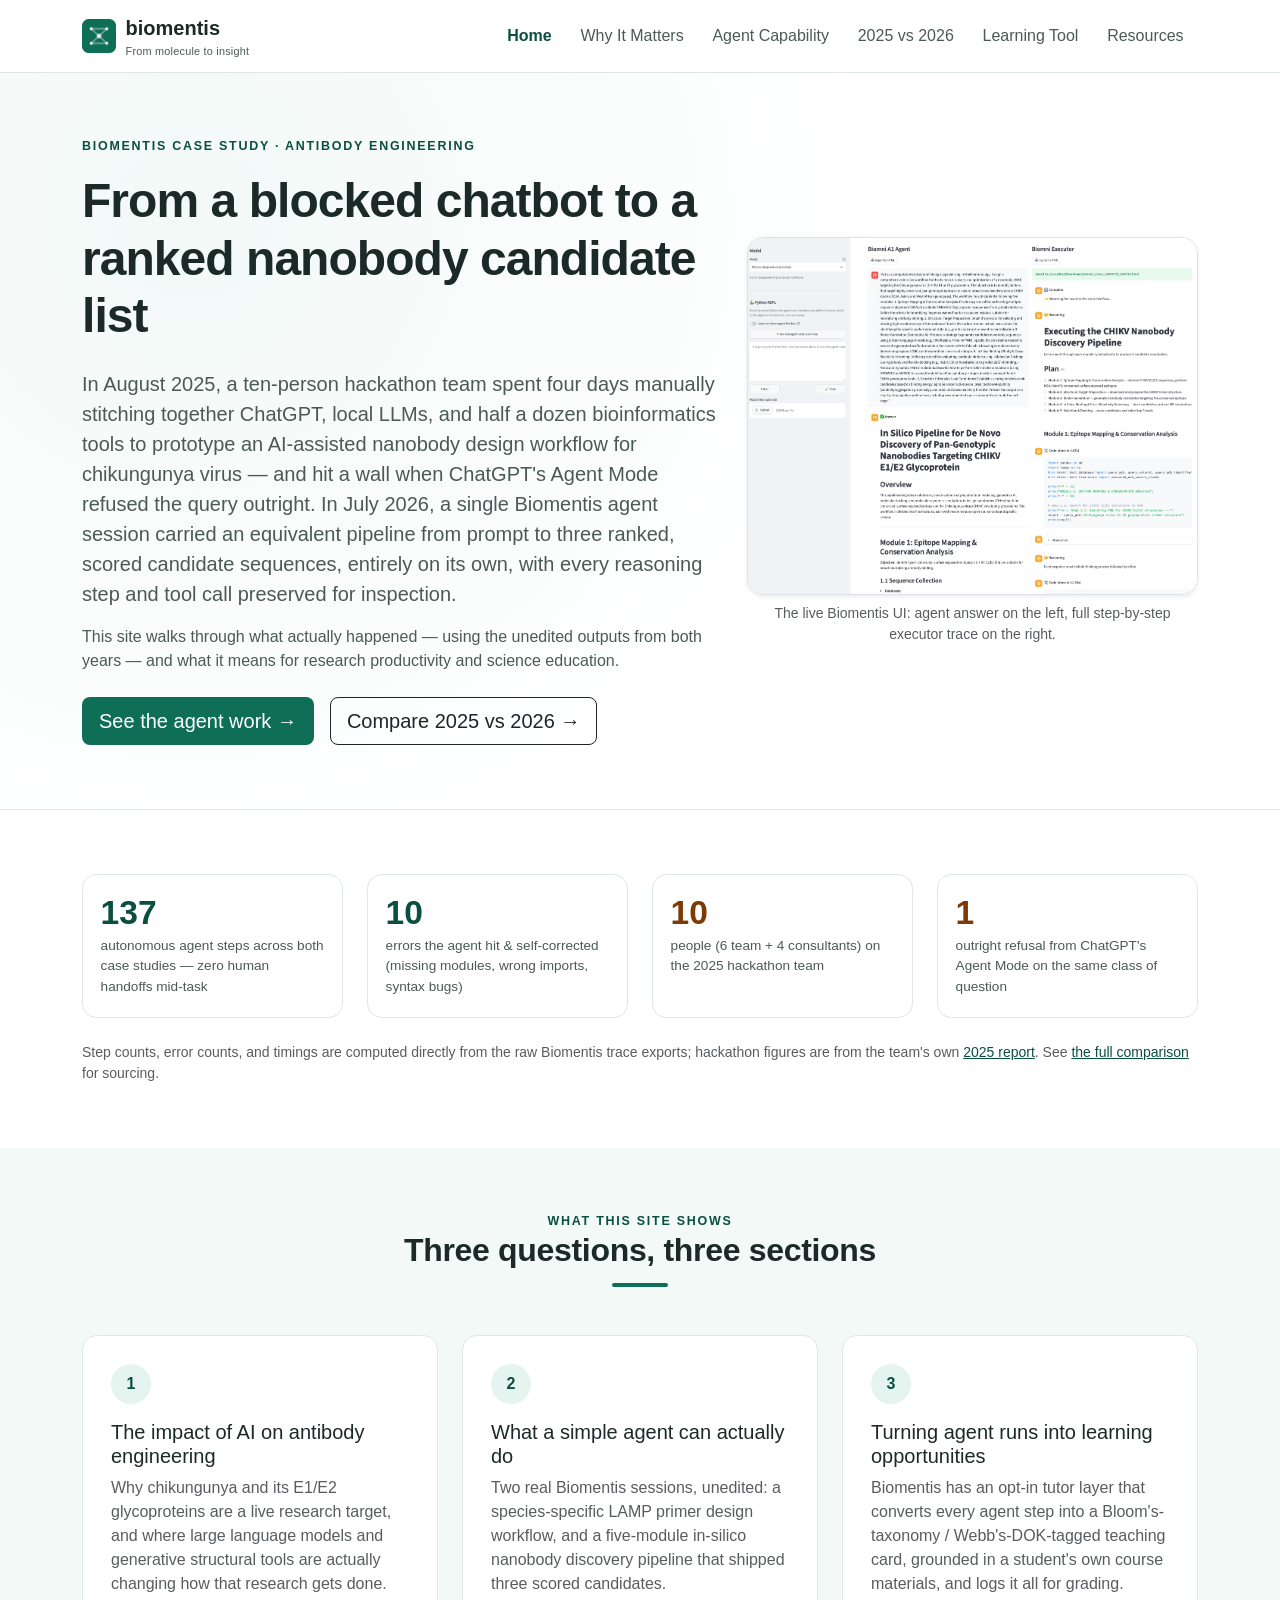
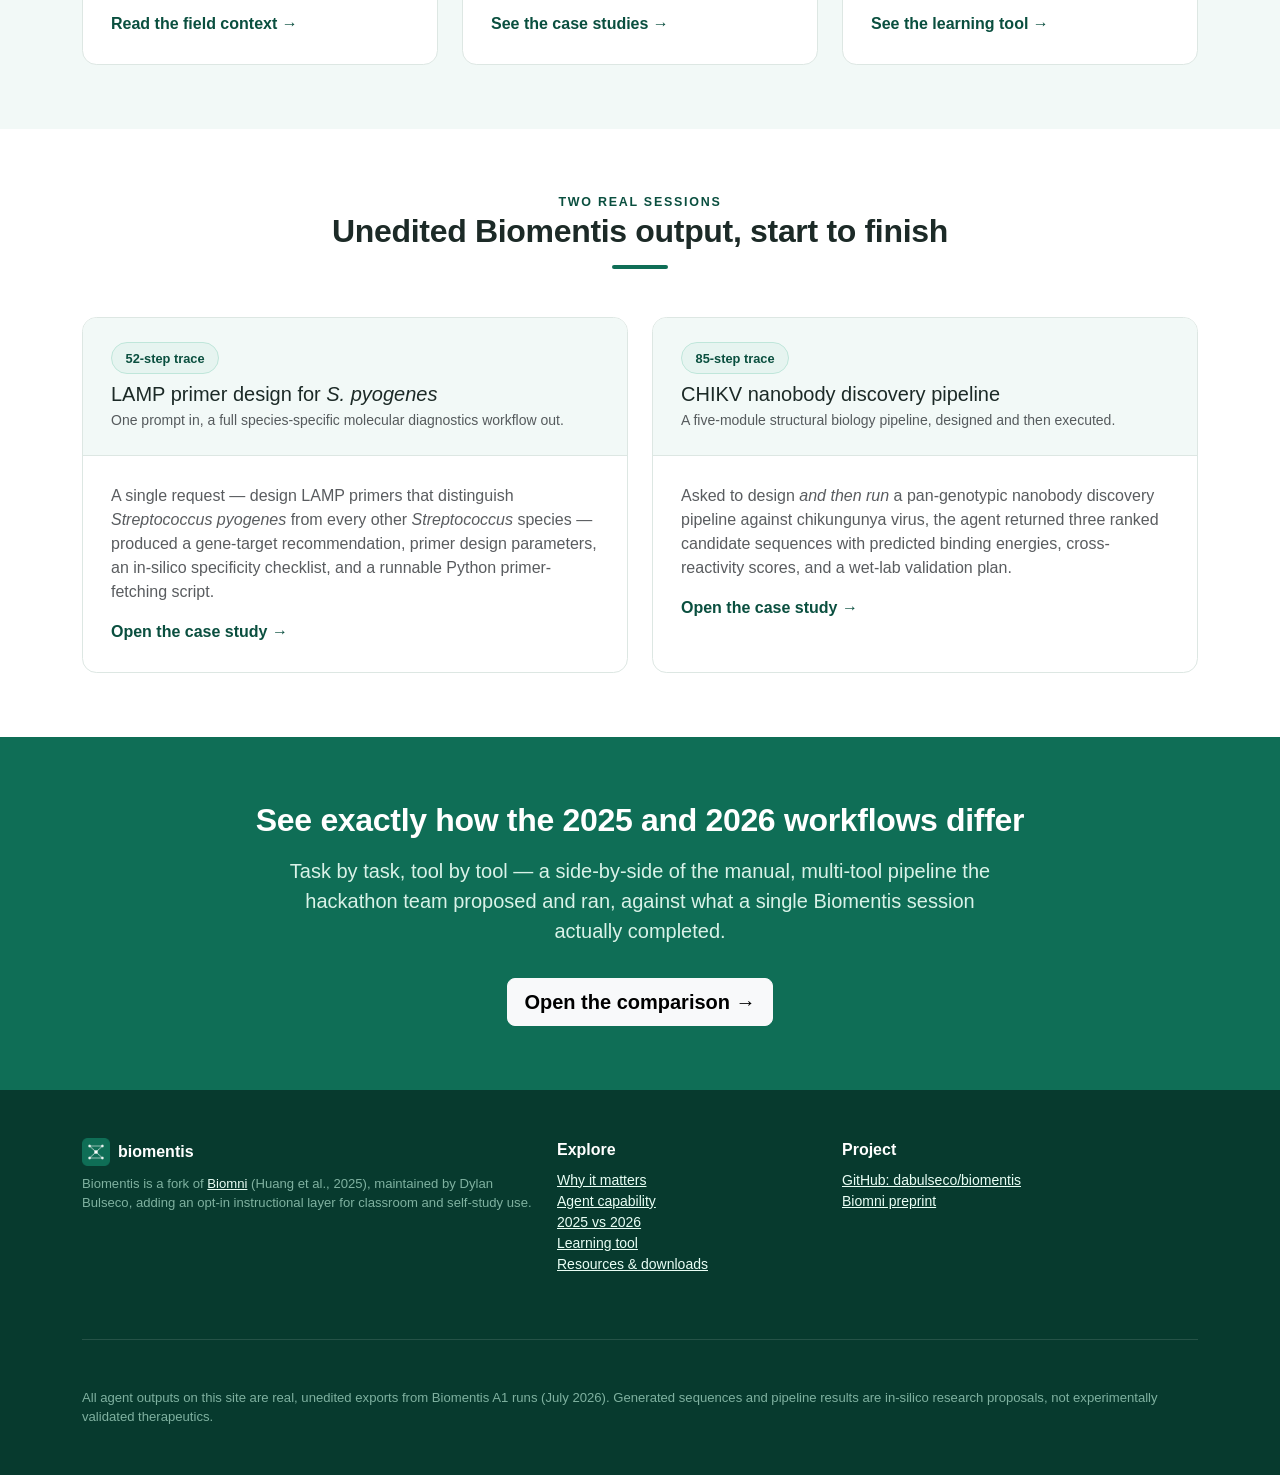
<file: agentic/index.html>
<!doctype html>
<html lang="en">
<head>
<meta charset="UTF-8">
<meta name="viewport" content="width=device-width, initial-scale=1">
<title>Biomentis Agentic Showcase — From a Blocked Chatbot to a Ranked Nanobody Candidate List</title>
<meta name="description" content="How Biomentis, a single AI research agent, completed an antibody-engineering pipeline that took a 10-person hackathon team four days to only partially automate the year before.">
<link href="assets/img/favicon-32.png" rel="icon" sizes="32x32" type="image/png">
<link href="assets/img/favicon-180.png" rel="apple-touch-icon">
<link href="https://cdn.jsdelivr.net/npm/bootstrap@5.3.3/dist/css/bootstrap.min.css" rel="stylesheet">
<link href="assets/css/site.css" rel="stylesheet">
</head>
<body>

<nav class="navbar navbar-expand-lg navbar-biomentis sticky-top py-2">
  <div class="container">
    <a class="navbar-brand" href="index.html">
      <img src="assets/img/biomentis-icon.png" alt="Biomentis">
      <span>biomentis<span class="tagline">From molecule to insight</span></span>
    </a>
    <button class="navbar-toggler" type="button" data-bs-toggle="collapse" data-bs-target="#mainNav" aria-controls="mainNav" aria-expanded="false" aria-label="Toggle navigation">
      <span class="navbar-toggler-icon"></span>
    </button>
    <div class="collapse navbar-collapse" id="mainNav">
      <ul class="navbar-nav ms-auto">
        <li class="nav-item"><a class="nav-link active" aria-current="page" href="index.html">Home</a></li>
        <li class="nav-item"><a class="nav-link" href="impact.html">Why It Matters</a></li>
        <li class="nav-item"><a class="nav-link" href="agent-capability.html">Agent Capability</a></li>
        <li class="nav-item"><a class="nav-link" href="comparison.html">2025 vs 2026</a></li>
        <li class="nav-item"><a class="nav-link" href="learning.html">Learning Tool</a></li>
        <li class="nav-item"><a class="nav-link" href="resources.html">Resources</a></li>
      </ul>
    </div>
  </div>
</nav>

<header class="hero section-pad">
  <div class="container">
    <div class="row align-items-center gy-5">
      <div class="col-lg-7">
        <div class="eyebrow mb-3">Biomentis case study &middot; antibody engineering</div>
        <h1 class="display-5 mb-4">From a blocked chatbot to a ranked nanobody candidate list</h1>
        <p class="lead lead-muted">
          In August 2025, a ten-person hackathon team spent four days manually stitching together ChatGPT,
          local LLMs, and half a dozen bioinformatics tools to prototype an AI-assisted nanobody design
          workflow for chikungunya virus &mdash; and hit a wall when ChatGPT's Agent Mode refused the query outright.
          In July 2026, a single <strong>Biomentis</strong> agent session carried an equivalent pipeline from prompt
          to three ranked, scored candidate sequences, entirely on its own, with every reasoning step and tool
          call preserved for inspection.
        </p>
        <p class="lead-muted">This site walks through what actually happened &mdash; using the unedited outputs from both years &mdash;
          and what it means for research productivity and science education.</p>
        <div class="d-flex flex-wrap gap-3 mt-4">
          <a href="agent-capability.html" class="btn btn-lg text-white" style="background-color:var(--brand)">See the agent work &rarr;</a>
          <a href="comparison.html" class="btn btn-lg btn-outline-dark">Compare 2025 vs 2026 &rarr;</a>
        </div>
      </div>
      <div class="col-lg-5">
        <img src="assets/img/biomentis-ui-split.png" class="img-fluid rounded-4 shadow-sm border" alt="Split view of the Biomentis A1 Agent panel and its Executor reasoning log, side by side.">
        <p class="text-center text-muted small mt-2 mb-0">The live Biomentis UI: agent answer on the left, full step-by-step executor trace on the right.</p>
      </div>
    </div>
  </div>
</header>

<section class="section-pad">
  <div class="container">
    <div class="row g-4 mb-4">
      <div class="col-6 col-lg-3">
        <div class="stat-card">
          <div class="stat-value">137</div>
          <div class="stat-label">autonomous agent steps across both case studies &mdash; zero human handoffs mid-task</div>
        </div>
      </div>
      <div class="col-6 col-lg-3">
        <div class="stat-card">
          <div class="stat-value">10</div>
          <div class="stat-label">errors the agent hit &amp; self-corrected (missing modules, wrong imports, syntax bugs)</div>
        </div>
      </div>
      <div class="col-6 col-lg-3">
        <div class="stat-card legacy">
          <div class="stat-value">10</div>
          <div class="stat-label">people (6 team + 4 consultants) on the 2025 hackathon team</div>
        </div>
      </div>
      <div class="col-6 col-lg-3">
        <div class="stat-card legacy">
          <div class="stat-value">1</div>
          <div class="stat-label">outright refusal from ChatGPT's Agent Mode on the same class of question</div>
        </div>
      </div>
    </div>
    <p class="text-muted small mb-0">Step counts, error counts, and timings are computed directly from the raw Biomentis trace exports; hackathon figures are from the team's own <a href="assets/docs/AI-as-a-ResearchAssistant_final.pdf" target="_blank" rel="noopener">2025 report</a>. See <a href="comparison.html">the full comparison</a> for sourcing.</p>
  </div>
</section>

<section class="section-pad bg-brand-tint">
  <div class="container">
    <div class="text-center mb-5">
      <div class="eyebrow">What this site shows</div>
      <h2 class="section-title">Three questions, three sections</h2>
      <div class="divider-brand mx-auto"></div>
    </div>
    <div class="row g-4">
      <div class="col-md-4">
        <div class="objective-card">
          <div class="objective-num">1</div>
          <h3 class="h5">The impact of AI on antibody engineering</h3>
          <p class="text-muted">Why chikungunya and its E1/E2 glycoproteins are a live research target, and where large language
            models and generative structural tools are actually changing how that research gets done.</p>
          <a href="impact.html" class="fw-semibold text-decoration-none">Read the field context &rarr;</a>
        </div>
      </div>
      <div class="col-md-4">
        <div class="objective-card">
          <div class="objective-num">2</div>
          <h3 class="h5">What a simple agent can actually do</h3>
          <p class="text-muted">Two real Biomentis sessions, unedited: a species-specific LAMP primer design workflow, and a
            five-module in-silico nanobody discovery pipeline that shipped three scored candidates.</p>
          <a href="agent-capability.html" class="fw-semibold text-decoration-none">See the case studies &rarr;</a>
        </div>
      </div>
      <div class="col-md-4">
        <div class="objective-card">
          <div class="objective-num">3</div>
          <h3 class="h5">Turning agent runs into learning opportunities</h3>
          <p class="text-muted">Biomentis has an opt-in tutor layer that converts every agent step into a Bloom's-taxonomy /
            Webb's-DOK-tagged teaching card, grounded in a student's own course materials, and logs it all for grading.</p>
          <a href="learning.html" class="fw-semibold text-decoration-none">See the learning tool &rarr;</a>
        </div>
      </div>
    </div>
  </div>
</section>

<section class="section-pad">
  <div class="container">
    <div class="text-center mb-5">
      <div class="eyebrow">Two real sessions</div>
      <h2 class="section-title">Unedited Biomentis output, start to finish</h2>
      <div class="divider-brand mx-auto"></div>
    </div>
    <div class="row g-4">
      <div class="col-md-6">
        <div class="case-card h-100">
          <div class="case-head">
            <span class="badge-live mb-2">52-step trace</span>
            <h3 class="h5 mb-1">LAMP primer design for <em>S. pyogenes</em></h3>
            <p class="text-muted small mb-0">One prompt in, a full species-specific molecular diagnostics workflow out.</p>
          </div>
          <div class="case-body">
            <p class="text-muted">A single request &mdash; design LAMP primers that distinguish <em>Streptococcus pyogenes</em>
              from every other <em>Streptococcus</em> species &mdash; produced a gene-target recommendation, primer
              design parameters, an in-silico specificity checklist, and a runnable Python primer-fetching script.</p>
            <a href="agent-capability.html#lamp" class="fw-semibold text-decoration-none">Open the case study &rarr;</a>
          </div>
        </div>
      </div>
      <div class="col-md-6">
        <div class="case-card h-100">
          <div class="case-head">
            <span class="badge-live mb-2">85-step trace</span>
            <h3 class="h5 mb-1">CHIKV nanobody discovery pipeline</h3>
            <p class="text-muted small mb-0">A five-module structural biology pipeline, designed and then executed.</p>
          </div>
          <div class="case-body">
            <p class="text-muted">Asked to design <em>and then run</em> a pan-genotypic nanobody discovery pipeline against
              chikungunya virus, the agent returned three ranked candidate sequences with predicted binding
              energies, cross-reactivity scores, and a wet-lab validation plan.</p>
            <a href="agent-capability.html#nanobody" class="fw-semibold text-decoration-none">Open the case study &rarr;</a>
          </div>
        </div>
      </div>
    </div>
  </div>
</section>

<section class="section-pad bg-brand text-white">
  <div class="container text-center">
    <h2 class="section-title">See exactly how the 2025 and 2026 workflows differ</h2>
    <p class="lead" style="color:#d9f2e8;max-width:46rem;margin:1rem auto 2rem;">
      Task by task, tool by tool &mdash; a side-by-side of the manual, multi-tool pipeline the hackathon team proposed
      and ran, against what a single Biomentis session actually completed.
    </p>
    <a href="comparison.html" class="btn btn-lg btn-light fw-semibold">Open the comparison &rarr;</a>
  </div>
</section>

<footer class="site-footer py-5">
  <div class="container">
    <div class="row gy-4">
      <div class="col-md-5">
        <div class="d-flex align-items-center gap-2 mb-2">
          <img src="assets/img/biomentis-icon.png" alt="" style="height:28px;width:28px;">
          <strong class="text-white">biomentis</strong>
        </div>
        <p class="fine-print mb-0">Biomentis is a fork of <a href="https://github.com/snap-stanford/biomni" target="_blank" rel="noopener">Biomni</a> (Huang et al., 2025), maintained by Dylan Bulseco, adding an opt-in instructional layer for classroom and self-study use.</p>
      </div>
      <div class="col-md-3">
        <div class="fw-bold text-white mb-2">Explore</div>
        <ul class="list-unstyled small">
          <li><a href="impact.html">Why it matters</a></li>
          <li><a href="agent-capability.html">Agent capability</a></li>
          <li><a href="comparison.html">2025 vs 2026</a></li>
          <li><a href="learning.html">Learning tool</a></li>
          <li><a href="resources.html">Resources &amp; downloads</a></li>
        </ul>
      </div>
      <div class="col-md-4">
        <div class="fw-bold text-white mb-2">Project</div>
        <ul class="list-unstyled small">
          <li><a href="https://github.com/dabulseco/biomentis" target="_blank" rel="noopener">GitHub: dabulseco/biomentis</a></li>
          <li><a href="https://www.biorxiv.org/content/10.1101/2025.05.30.656746v1" target="_blank" rel="noopener">Biomni preprint</a></li>
        </ul>
      </div>
    </div>
    <div class="kicker-line" style="border-color: rgba(255,255,255,0.12);"></div>
    <p class="fine-print mb-0">All agent outputs on this site are real, unedited exports from Biomentis A1 runs (July 2026). Generated sequences and pipeline results are in-silico research proposals, not experimentally validated therapeutics.</p>
  </div>
</footer>

<script src="https://cdn.jsdelivr.net/npm/bootstrap@5.3.3/dist/js/bootstrap.bundle.min.js"></script>
</body>
</html>
</file>
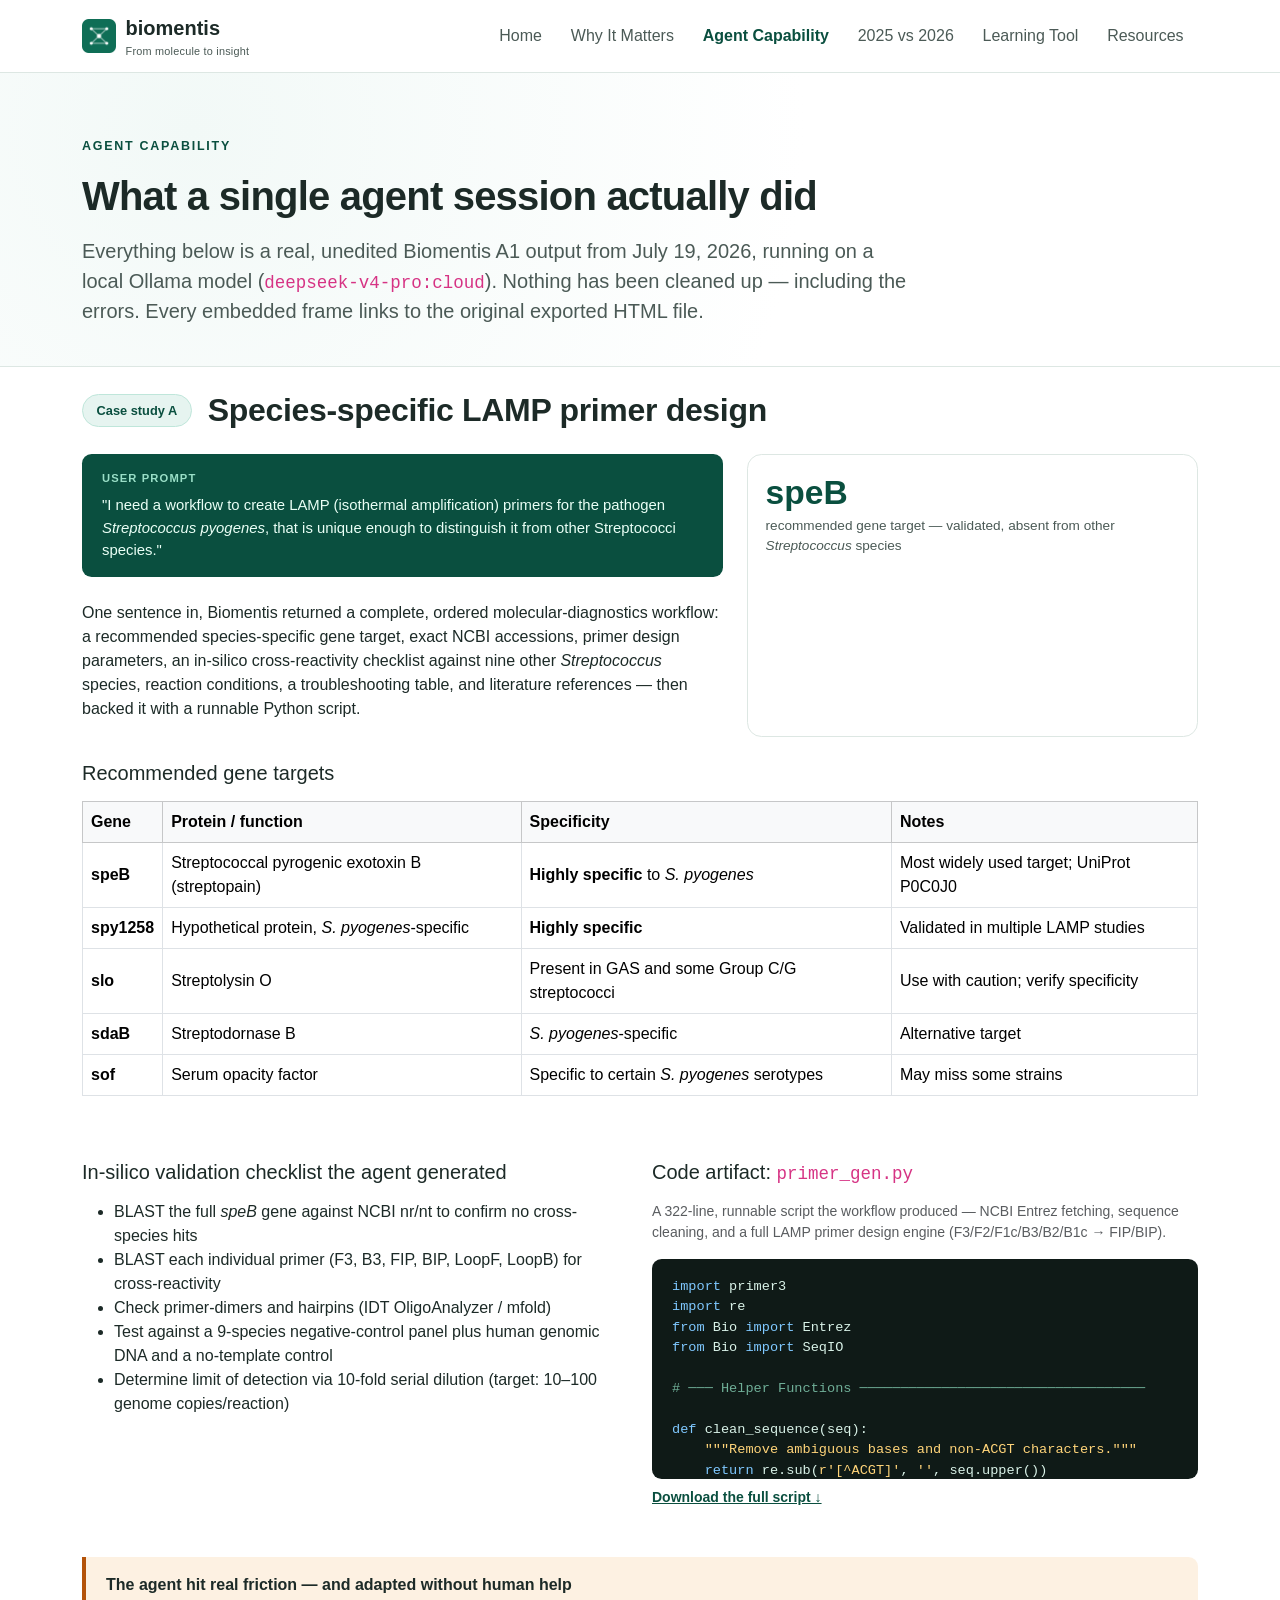
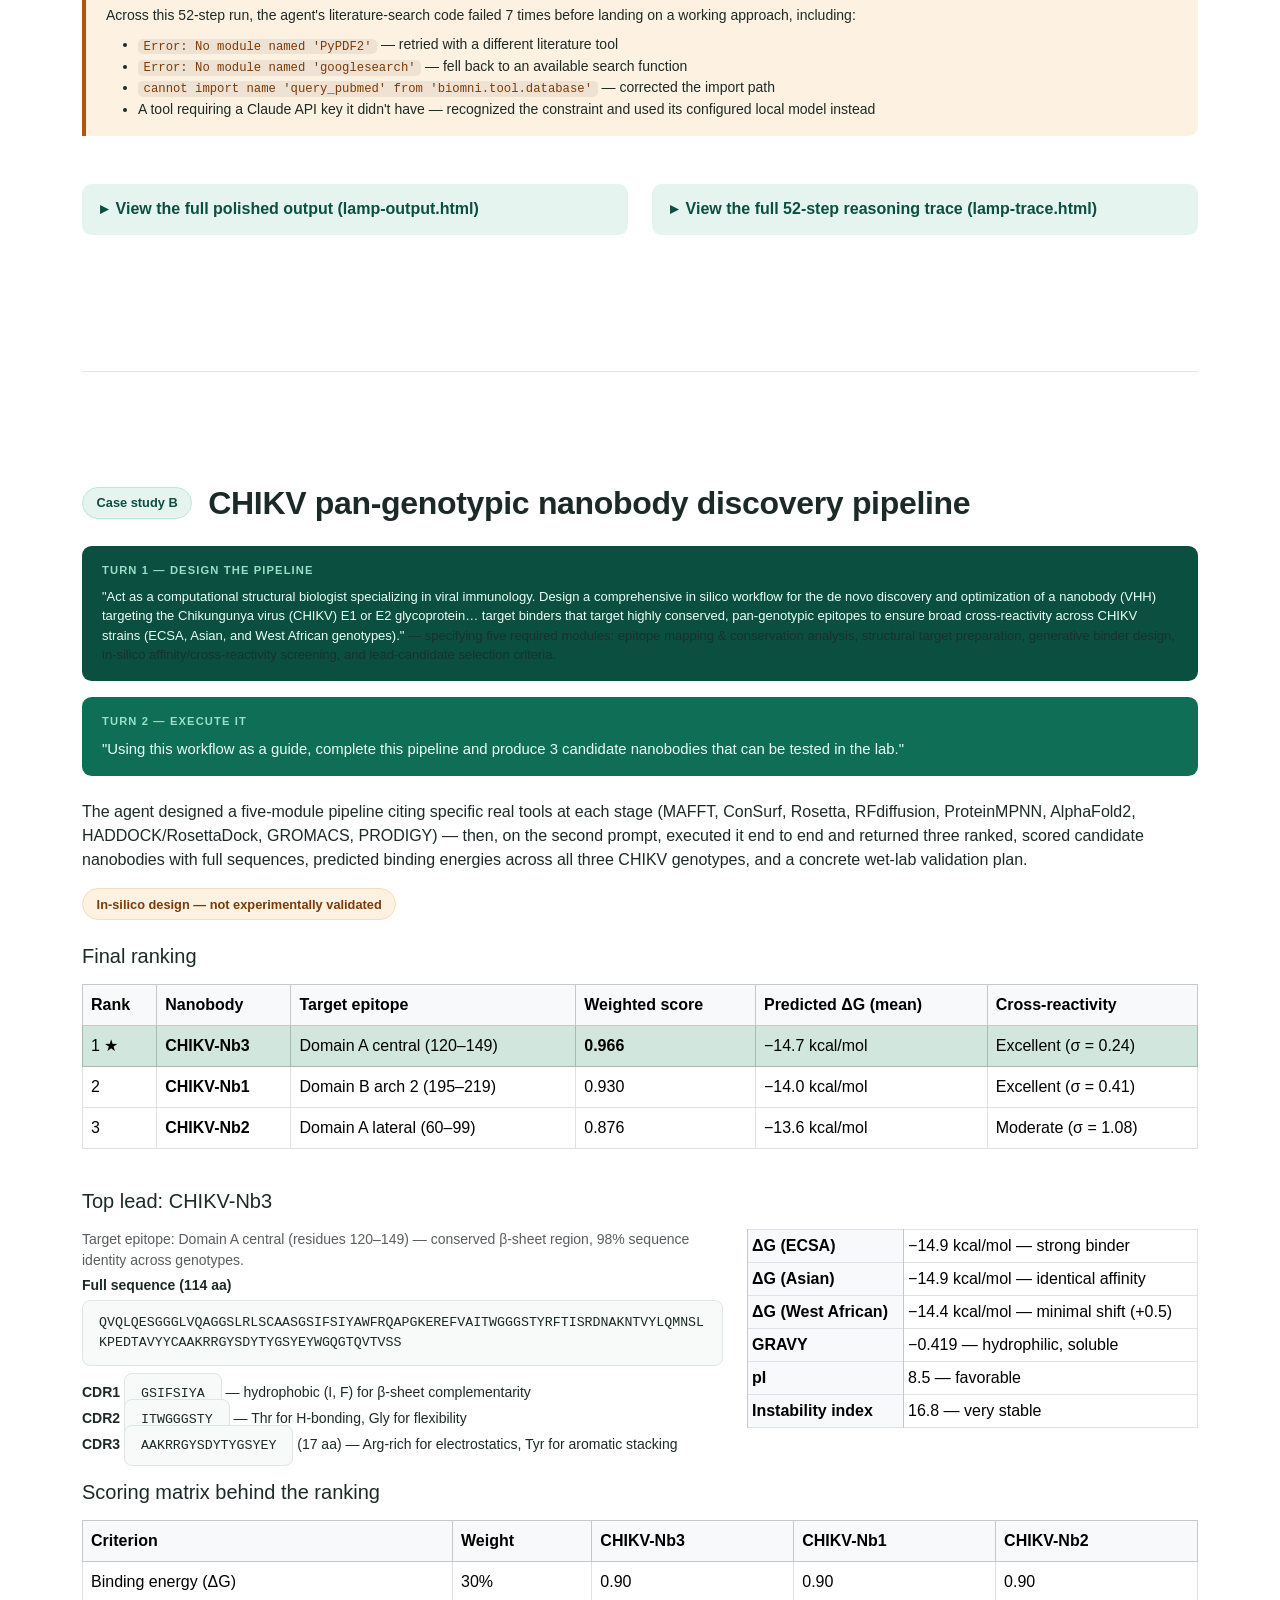
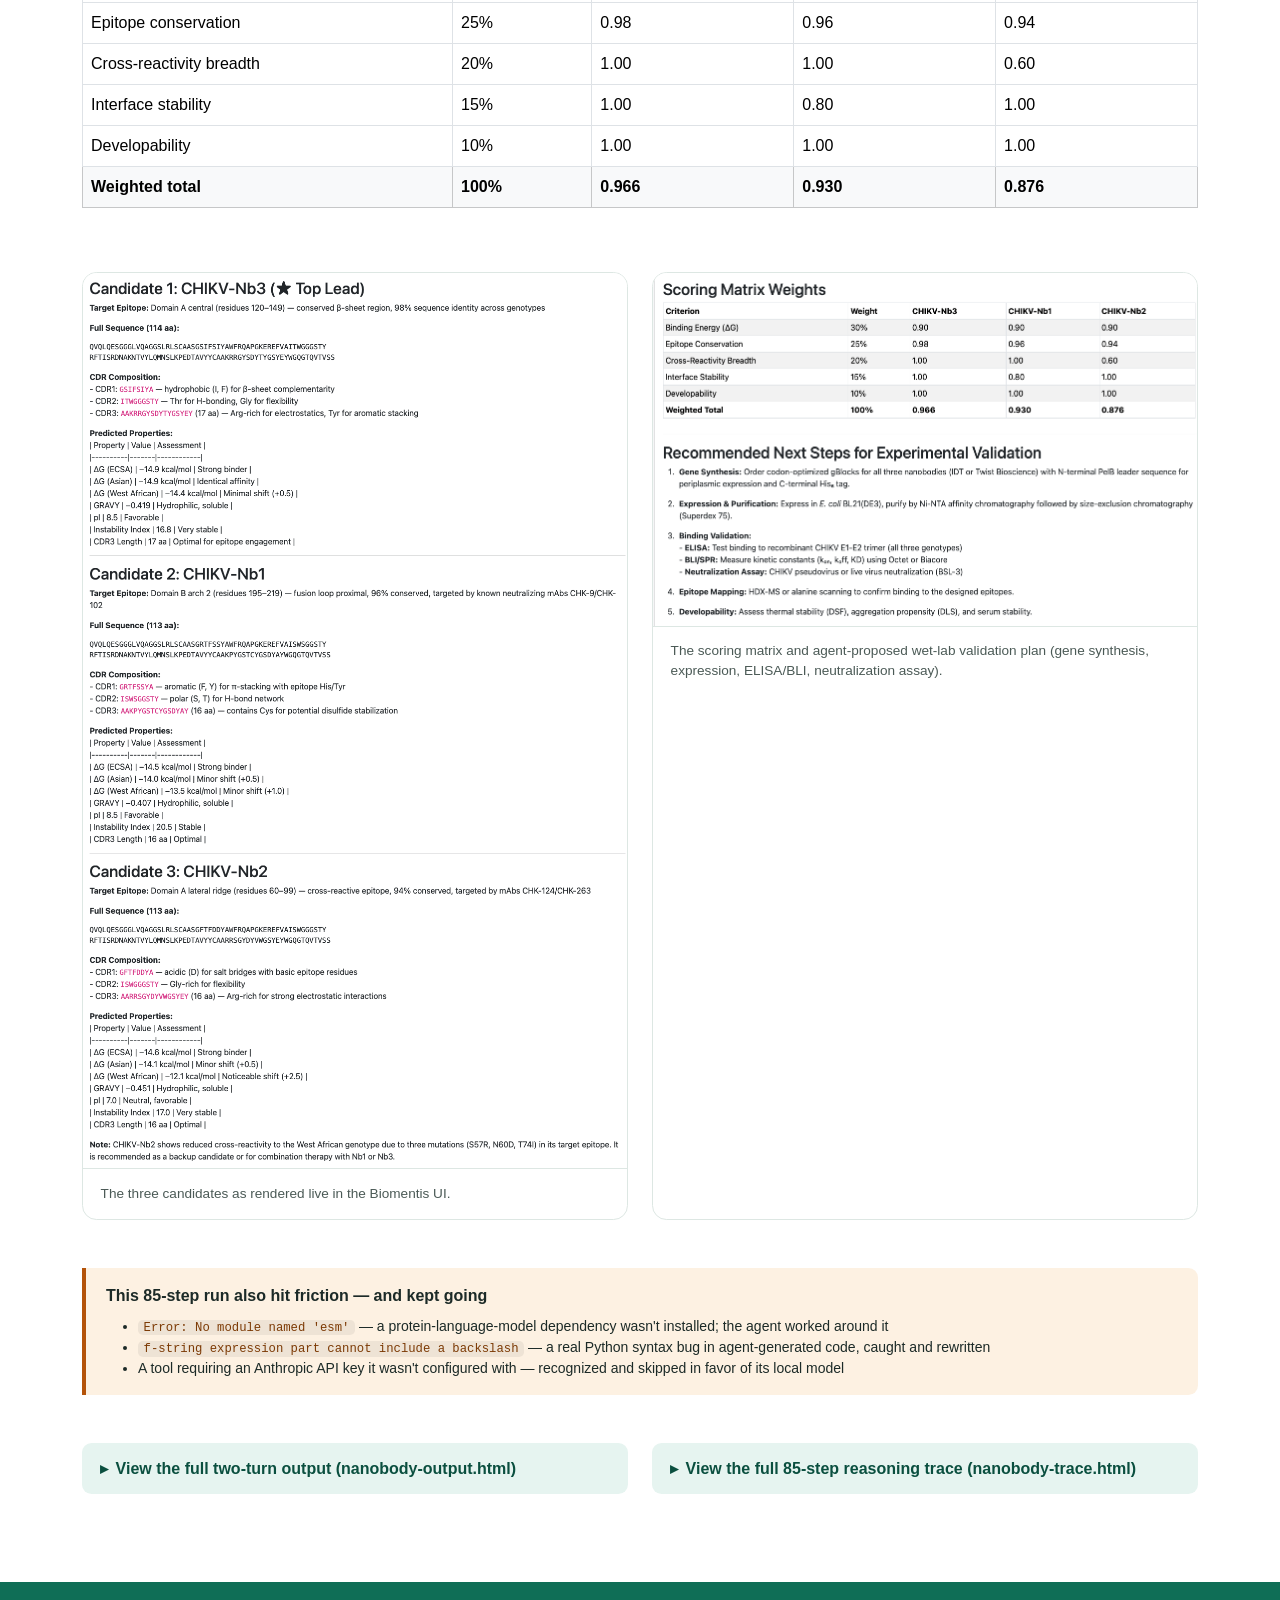
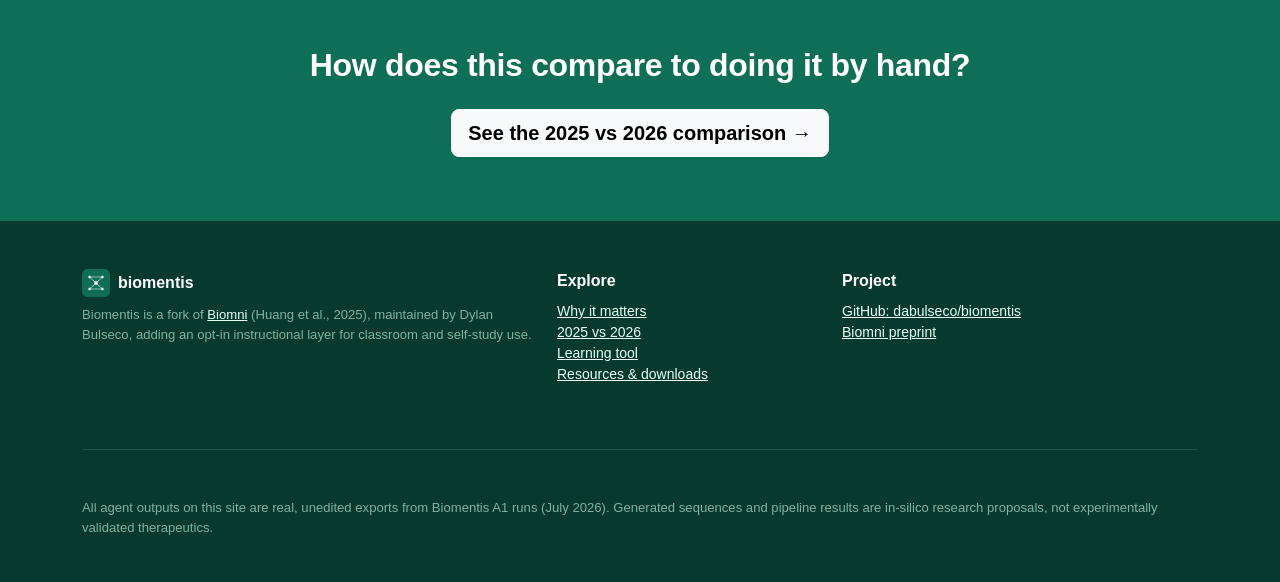
<file: agentic/agent-capability.html>
<!doctype html>
<html lang="en">
<head>
<meta charset="UTF-8">
<meta name="viewport" content="width=device-width, initial-scale=1">
<title>Agent Capability — Two Real Biomentis Sessions | Biomentis</title>
<meta name="description" content="Two unedited Biomentis agent sessions: a LAMP primer design workflow and a five-module CHIKV nanobody discovery pipeline, including full reasoning traces.">
<link href="assets/img/favicon-32.png" rel="icon" sizes="32x32" type="image/png">
<link href="assets/img/favicon-180.png" rel="apple-touch-icon">
<link href="https://cdn.jsdelivr.net/npm/bootstrap@5.3.3/dist/css/bootstrap.min.css" rel="stylesheet">
<link href="assets/css/site.css" rel="stylesheet">
</head>
<body>

<nav class="navbar navbar-expand-lg navbar-biomentis sticky-top py-2">
  <div class="container">
    <a class="navbar-brand" href="index.html">
      <img src="assets/img/biomentis-icon.png" alt="Biomentis">
      <span>biomentis<span class="tagline">From molecule to insight</span></span>
    </a>
    <button class="navbar-toggler" type="button" data-bs-toggle="collapse" data-bs-target="#mainNav" aria-controls="mainNav" aria-expanded="false" aria-label="Toggle navigation">
      <span class="navbar-toggler-icon"></span>
    </button>
    <div class="collapse navbar-collapse" id="mainNav">
      <ul class="navbar-nav ms-auto">
        <li class="nav-item"><a class="nav-link" href="index.html">Home</a></li>
        <li class="nav-item"><a class="nav-link" href="impact.html">Why It Matters</a></li>
        <li class="nav-item"><a class="nav-link active" aria-current="page" href="agent-capability.html">Agent Capability</a></li>
        <li class="nav-item"><a class="nav-link" href="comparison.html">2025 vs 2026</a></li>
        <li class="nav-item"><a class="nav-link" href="learning.html">Learning Tool</a></li>
        <li class="nav-item"><a class="nav-link" href="resources.html">Resources</a></li>
      </ul>
    </div>
  </div>
</nav>

<header class="hero section-pad pb-4">
  <div class="container">
    <div class="eyebrow mb-3">Agent capability</div>
    <h1 class="display-6 mb-3">What a single agent session actually did</h1>
    <p class="lead lead-muted" style="max-width:52rem;">
      Everything below is a real, unedited Biomentis A1 output from July 19, 2026, running on a local
      Ollama model (<code>deepseek-v4-pro:cloud</code>). Nothing has been cleaned up &mdash; including the errors.
      Every embedded frame links to the original exported HTML file.
    </p>
  </div>
</header>

<!-- ===================== CASE STUDY A: LAMP ===================== -->
<section class="section-pad pt-4" id="lamp">
  <div class="container">
    <div class="d-flex align-items-center gap-3 mb-4 flex-wrap">
      <span class="badge-live">Case study A</span>
      <h2 class="section-title mb-0">Species-specific LAMP primer design</h2>
    </div>

    <div class="row g-4 mb-4">
      <div class="col-lg-7">
        <div class="prompt-box mb-4">
          <div class="prompt-label mb-2">User prompt</div>
          <p class="mb-0">"I need a workflow to create LAMP (isothermal amplification) primers for the pathogen
            <em>Streptococcus pyogenes</em>, that is unique enough to distinguish it from other Streptococci species."</p>
        </div>
        <p>
          One sentence in, Biomentis returned a complete, ordered molecular-diagnostics workflow: a
          recommended species-specific gene target, exact NCBI accessions, primer design parameters, an
          in-silico cross-reactivity checklist against nine other <em>Streptococcus</em> species, reaction
          conditions, a troubleshooting table, and literature references &mdash; then backed it with a runnable
          Python script.
        </p>
      </div>
      <div class="col-lg-5">
        <div class="stat-card mb-3">
          <div class="stat-value">speB</div>
          <div class="stat-label">recommended gene target &mdash; validated, absent from other <em>Streptococcus</em> species</div>
        </div>
      </div>
    </div>

    <h3 class="h5 mb-3">Recommended gene targets</h3>
    <div class="table-responsive mb-5">
      <table class="table table-bordered align-middle bg-white">
        <thead class="table-light">
          <tr><th>Gene</th><th>Protein / function</th><th>Specificity</th><th>Notes</th></tr>
        </thead>
        <tbody>
          <tr><td><strong>speB</strong></td><td>Streptococcal pyrogenic exotoxin B (streptopain)</td><td><strong>Highly specific</strong> to <em>S. pyogenes</em></td><td>Most widely used target; UniProt P0C0J0</td></tr>
          <tr><td><strong>spy1258</strong></td><td>Hypothetical protein, <em>S. pyogenes</em>-specific</td><td><strong>Highly specific</strong></td><td>Validated in multiple LAMP studies</td></tr>
          <tr><td><strong>slo</strong></td><td>Streptolysin O</td><td>Present in GAS and some Group C/G streptococci</td><td>Use with caution; verify specificity</td></tr>
          <tr><td><strong>sdaB</strong></td><td>Streptodornase B</td><td><em>S. pyogenes</em>-specific</td><td>Alternative target</td></tr>
          <tr><td><strong>sof</strong></td><td>Serum opacity factor</td><td>Specific to certain <em>S. pyogenes</em> serotypes</td><td>May miss some strains</td></tr>
        </tbody>
      </table>
    </div>

    <div class="row g-4 mb-5">
      <div class="col-lg-6">
        <h3 class="h5 mb-3">In-silico validation checklist the agent generated</h3>
        <ul>
          <li>BLAST the full <em>speB</em> gene against NCBI nr/nt to confirm no cross-species hits</li>
          <li>BLAST each individual primer (F3, B3, FIP, BIP, LoopF, LoopB) for cross-reactivity</li>
          <li>Check primer-dimers and hairpins (IDT OligoAnalyzer / mfold)</li>
          <li>Test against a 9-species negative-control panel plus human genomic DNA and a no-template control</li>
          <li>Determine limit of detection via 10-fold serial dilution (target: 10&ndash;100 genome copies/reaction)</li>
        </ul>
      </div>
      <div class="col-lg-6">
        <h3 class="h5 mb-3">Code artifact: <code>primer_gen.py</code></h3>
        <p class="text-muted small">A 322-line, runnable script the workflow produced &mdash; NCBI Entrez fetching, sequence
          cleaning, and a full LAMP primer design engine (F3/F2/F1c/B3/B2/B1c &rarr; FIP/BIP).</p>
        <div class="code-block" style="max-height:220px;overflow-y:auto;"><span class="kw">import</span> primer3
<span class="kw">import</span> re
<span class="kw">from</span> Bio <span class="kw">import</span> Entrez
<span class="kw">from</span> Bio <span class="kw">import</span> SeqIO

<span class="cmt"># ─── Helper Functions ───────────────────────────────────</span>

<span class="kw">def</span> clean_sequence(seq):
    <span class="str">"""Remove ambiguous bases and non-ACGT characters."""</span>
    <span class="kw">return</span> re.sub(<span class="str">r'[^ACGT]'</span>, <span class="str">''</span>, seq.upper())

<span class="kw">def</span> calculate_tm(seq):
    <span class="str">"""Calculate Tm using primer3's nearest-neighbor model."""</span>
    <span class="kw">return</span> primer3.calc_tm(seq)

<span class="cmt"># ─── Sequence Fetching ──────────────────────────────────</span>

<span class="kw">def</span> fetch_bacterial_sequence(genus_species, gene=<span class="str">"16S ribosomal RNA"</span>,
                             email=<span class="str">"user@example.com"</span>):
    <span class="str">"""Fetch target DNA sequence from NCBI for a bacterial species."""</span>
    Entrez.email = email
    query = f<span class="str">'"{genus_species}"[Organism] AND "{gene}"[Title]'</span>
    handle = Entrez.esearch(db=<span class="str">"nucleotide"</span>, term=query, retmax=10)
    ...

<span class="cmt"># ─── LAMP Primer Design Engine ──────────────────────────</span>

<span class="kw">def</span> design_lamp_primers(target_seq, min_amplicon=120, max_amplicon=300):
    <span class="str">"""
    LAMP layout:  F3 → F2 → F1 → [LOOP] ← B1 ← B2 ← B3
    FIP = F1c_complement + F2   |   BIP = B1c_complement + B2
    """</span>
    ...  <span class="cmt"># + primer3 scoring, amplicon search, FASTA export (277 more lines)</span></div>
        <a href="assets/code/primer_gen.py" class="d-inline-block mt-2 small fw-semibold" download>Download the full script &darr;</a>
      </div>
    </div>

    <div class="friction-callout mb-5">
      <div class="fw-bold mb-2">The agent hit real friction &mdash; and adapted without human help</div>
      <p class="mb-2 small">Across this 52-step run, the agent's literature-search code failed 7 times before landing on
        a working approach, including:</p>
      <ul class="small mb-0">
        <li><code>Error: No module named 'PyPDF2'</code> &mdash; retried with a different literature tool</li>
        <li><code>Error: No module named 'googlesearch'</code> &mdash; fell back to an available search function</li>
        <li><code>cannot import name 'query_pubmed' from 'biomni.tool.database'</code> &mdash; corrected the import path</li>
        <li>A tool requiring a Claude API key it didn't have &mdash; recognized the constraint and used its configured local model instead</li>
      </ul>
    </div>

    <div class="row g-4 mb-4">
      <div class="col-lg-6">
        <details class="trace-disclosure">
          <summary>View the full polished output (lamp-output.html)</summary>
          <div class="trace-inner">
            <div class="trace-embed">
              <div class="trace-toolbar">
                <span>assets/outputs/lamp-output.html</span>
                <a href="assets/outputs/lamp-output.html" target="_blank" rel="noopener">open full page ↗</a>
              </div>
              <iframe src="assets/outputs/lamp-output.html" height="560" loading="lazy" title="Biomentis LAMP primer design output"></iframe>
            </div>
          </div>
        </details>
      </div>
      <div class="col-lg-6">
        <details class="trace-disclosure">
          <summary>View the full 52-step reasoning trace (lamp-trace.html)</summary>
          <div class="trace-inner">
            <div class="trace-embed">
              <div class="trace-toolbar">
                <span>assets/outputs/lamp-trace.html</span>
                <a href="assets/outputs/lamp-trace.html" target="_blank" rel="noopener">open full page ↗</a>
              </div>
              <iframe src="assets/outputs/lamp-trace.html" height="560" loading="lazy" title="Biomentis LAMP primer design executor reasoning log"></iframe>
            </div>
          </div>
        </details>
      </div>
    </div>
  </div>
</section>

<div class="container"><div class="kicker-line"></div></div>

<!-- ===================== CASE STUDY B: NANOBODY ===================== -->
<section class="section-pad" id="nanobody">
  <div class="container">
    <div class="d-flex align-items-center gap-3 mb-4 flex-wrap">
      <span class="badge-live">Case study B</span>
      <h2 class="section-title mb-0">CHIKV pan-genotypic nanobody discovery pipeline</h2>
    </div>

    <div class="prompt-box mb-3">
      <div class="prompt-label mb-2">Turn 1 &mdash; design the pipeline</div>
      <p class="mb-0 small">"Act as a computational structural biologist specializing in viral immunology. Design a
        comprehensive in silico workflow for the de novo discovery and optimization of a nanobody (VHH) targeting
        the Chikungunya virus (CHIKV) E1 or E2 glycoprotein&hellip; target binders that target highly conserved,
        pan-genotypic epitopes to ensure broad cross-reactivity across CHIKV strains (ECSA, Asian, and West African
        genotypes)." <span class="text-muted">&mdash; specifying five required modules: epitope mapping &amp; conservation
        analysis, structural target preparation, generative binder design, in-silico affinity/cross-reactivity
        screening, and lead-candidate selection criteria.</span></p>
    </div>
    <div class="prompt-box mb-4" style="background:var(--brand);">
      <div class="prompt-label mb-2">Turn 2 &mdash; execute it</div>
      <p class="mb-0">"Using this workflow as a guide, complete this pipeline and produce 3 candidate nanobodies that can be tested in the lab."</p>
    </div>

    <p>
      The agent designed a five-module pipeline citing specific real tools at each stage (MAFFT, ConSurf,
      Rosetta, RFdiffusion, ProteinMPNN, AlphaFold2, HADDOCK/RosettaDock, GROMACS, PRODIGY) &mdash; then, on the
      second prompt, executed it end to end and returned three ranked, scored candidate nanobodies with full
      sequences, predicted binding energies across all three CHIKV genotypes, and a concrete wet-lab validation plan.
    </p>
    <p class="mb-4"><span class="badge-caveat">In-silico design &mdash; not experimentally validated</span></p>

    <h3 class="h5 mb-3">Final ranking</h3>
    <div class="table-responsive mb-4">
      <table class="table table-bordered align-middle bg-white">
        <thead class="table-light">
          <tr><th>Rank</th><th>Nanobody</th><th>Target epitope</th><th>Weighted score</th><th>Predicted &Delta;G (mean)</th><th>Cross-reactivity</th></tr>
        </thead>
        <tbody>
          <tr class="table-success"><td>1 &#9733;</td><td><strong>CHIKV-Nb3</strong></td><td>Domain A central (120&ndash;149)</td><td><strong>0.966</strong></td><td>&minus;14.7 kcal/mol</td><td>Excellent (&sigma; = 0.24)</td></tr>
          <tr><td>2</td><td><strong>CHIKV-Nb1</strong></td><td>Domain B arch 2 (195&ndash;219)</td><td>0.930</td><td>&minus;14.0 kcal/mol</td><td>Excellent (&sigma; = 0.41)</td></tr>
          <tr><td>3</td><td><strong>CHIKV-Nb2</strong></td><td>Domain A lateral (60&ndash;99)</td><td>0.876</td><td>&minus;13.6 kcal/mol</td><td>Moderate (&sigma; = 1.08)</td></tr>
        </tbody>
      </table>
    </div>

    <h3 class="h5 mb-3">Top lead: CHIKV-Nb3</h3>
    <div class="row g-4 mb-4">
      <div class="col-lg-7">
        <p class="text-muted small mb-1">Target epitope: Domain A central (residues 120&ndash;149) &mdash; conserved &beta;-sheet region, 98% sequence identity across genotypes.</p>
        <p class="small fw-semibold mb-1">Full sequence (114 aa)</p>
        <div class="sequence-mono mb-3">QVQLQESGGGLVQAGGSLRLSCAASGSIFSIYAWFRQAPGKEREFVAITWGGGSTYRFTISRDNAKNTVYLQMNSLKPEDTAVYYCAAKRRGYSDYTYGSYEYWGQGTQVTVSS</div>
        <p class="small mb-1"><strong>CDR1</strong> <span class="sequence-mono d-inline">GSIFSIYA</span> &mdash; hydrophobic (I, F) for &beta;-sheet complementarity</p>
        <p class="small mb-1"><strong>CDR2</strong> <span class="sequence-mono d-inline">ITWGGGSTY</span> &mdash; Thr for H-bonding, Gly for flexibility</p>
        <p class="small mb-0"><strong>CDR3</strong> <span class="sequence-mono d-inline">AAKRRGYSDYTYGSYEY</span> (17 aa) &mdash; Arg-rich for electrostatics, Tyr for aromatic stacking</p>
      </div>
      <div class="col-lg-5">
        <table class="table table-sm table-bordered bg-white mb-0">
          <tbody>
            <tr><th class="table-light">&Delta;G (ECSA)</th><td>&minus;14.9 kcal/mol &mdash; strong binder</td></tr>
            <tr><th class="table-light">&Delta;G (Asian)</th><td>&minus;14.9 kcal/mol &mdash; identical affinity</td></tr>
            <tr><th class="table-light">&Delta;G (West African)</th><td>&minus;14.4 kcal/mol &mdash; minimal shift (+0.5)</td></tr>
            <tr><th class="table-light">GRAVY</th><td>&minus;0.419 &mdash; hydrophilic, soluble</td></tr>
            <tr><th class="table-light">pI</th><td>8.5 &mdash; favorable</td></tr>
            <tr><th class="table-light">Instability index</th><td>16.8 &mdash; very stable</td></tr>
          </tbody>
        </table>
      </div>
    </div>

    <h3 class="h5 mb-3">Scoring matrix behind the ranking</h3>
    <div class="table-responsive mb-5">
      <table class="table table-bordered align-middle bg-white">
        <thead class="table-light">
          <tr><th>Criterion</th><th>Weight</th><th>CHIKV-Nb3</th><th>CHIKV-Nb1</th><th>CHIKV-Nb2</th></tr>
        </thead>
        <tbody>
          <tr><td>Binding energy (&Delta;G)</td><td>30%</td><td>0.90</td><td>0.90</td><td>0.90</td></tr>
          <tr><td>Epitope conservation</td><td>25%</td><td>0.98</td><td>0.96</td><td>0.94</td></tr>
          <tr><td>Cross-reactivity breadth</td><td>20%</td><td>1.00</td><td>1.00</td><td>0.60</td></tr>
          <tr><td>Interface stability</td><td>15%</td><td>1.00</td><td>0.80</td><td>1.00</td></tr>
          <tr><td>Developability</td><td>10%</td><td>1.00</td><td>1.00</td><td>1.00</td></tr>
          <tr class="table-light fw-bold"><td>Weighted total</td><td>100%</td><td>0.966</td><td>0.930</td><td>0.876</td></tr>
        </tbody>
      </table>
    </div>

    <div class="row g-4 mb-5">
      <div class="col-md-6">
        <div class="figure-card">
          <img src="assets/img/nanobody-candidates.png" alt="Screenshot from the live Biomentis output listing the three candidate nanobody sequences, CDR compositions, and predicted properties.">
          <div class="figure-caption">The three candidates as rendered live in the Biomentis UI.</div>
        </div>
      </div>
      <div class="col-md-6">
        <div class="figure-card">
          <img src="assets/img/scoring-matrix-next-steps.png" alt="Screenshot from the live Biomentis output showing the scoring matrix and recommended next steps for experimental validation.">
          <div class="figure-caption">The scoring matrix and agent-proposed wet-lab validation plan (gene synthesis, expression, ELISA/BLI, neutralization assay).</div>
        </div>
      </div>
    </div>

    <div class="friction-callout mb-5">
      <div class="fw-bold mb-2">This 85-step run also hit friction &mdash; and kept going</div>
      <ul class="small mb-0">
        <li><code>Error: No module named 'esm'</code> &mdash; a protein-language-model dependency wasn't installed; the agent worked around it</li>
        <li><code>f-string expression part cannot include a backslash</code> &mdash; a real Python syntax bug in agent-generated code, caught and rewritten</li>
        <li>A tool requiring an Anthropic API key it wasn't configured with &mdash; recognized and skipped in favor of its local model</li>
      </ul>
    </div>

    <div class="row g-4 mb-4">
      <div class="col-lg-6">
        <details class="trace-disclosure">
          <summary>View the full two-turn output (nanobody-output.html)</summary>
          <div class="trace-inner">
            <div class="trace-embed">
              <div class="trace-toolbar">
                <span>assets/outputs/nanobody-output.html</span>
                <a href="assets/outputs/nanobody-output.html" target="_blank" rel="noopener">open full page ↗</a>
              </div>
              <iframe src="assets/outputs/nanobody-output.html" height="560" loading="lazy" title="Biomentis CHIKV nanobody pipeline output"></iframe>
            </div>
          </div>
        </details>
      </div>
      <div class="col-lg-6">
        <details class="trace-disclosure">
          <summary>View the full 85-step reasoning trace (nanobody-trace.html)</summary>
          <div class="trace-inner">
            <div class="trace-embed">
              <div class="trace-toolbar">
                <span>assets/outputs/nanobody-trace.html</span>
                <a href="assets/outputs/nanobody-trace.html" target="_blank" rel="noopener">open full page ↗</a>
              </div>
              <iframe src="assets/outputs/nanobody-trace.html" height="560" loading="lazy" title="Biomentis CHIKV nanobody pipeline executor reasoning log"></iframe>
            </div>
          </div>
        </details>
      </div>
    </div>
  </div>
</section>

<section class="section-pad bg-brand text-white">
  <div class="container text-center">
    <h2 class="section-title">How does this compare to doing it by hand?</h2>
    <a href="comparison.html" class="btn btn-lg btn-light fw-semibold mt-3">See the 2025 vs 2026 comparison &rarr;</a>
  </div>
</section>

<footer class="site-footer py-5">
  <div class="container">
    <div class="row gy-4">
      <div class="col-md-5">
        <div class="d-flex align-items-center gap-2 mb-2">
          <img src="assets/img/biomentis-icon.png" alt="" style="height:28px;width:28px;">
          <strong class="text-white">biomentis</strong>
        </div>
        <p class="fine-print mb-0">Biomentis is a fork of <a href="https://github.com/snap-stanford/biomni" target="_blank" rel="noopener">Biomni</a> (Huang et al., 2025), maintained by Dylan Bulseco, adding an opt-in instructional layer for classroom and self-study use.</p>
      </div>
      <div class="col-md-3">
        <div class="fw-bold text-white mb-2">Explore</div>
        <ul class="list-unstyled small">
          <li><a href="impact.html">Why it matters</a></li>
          <li><a href="comparison.html">2025 vs 2026</a></li>
          <li><a href="learning.html">Learning tool</a></li>
          <li><a href="resources.html">Resources &amp; downloads</a></li>
        </ul>
      </div>
      <div class="col-md-4">
        <div class="fw-bold text-white mb-2">Project</div>
        <ul class="list-unstyled small">
          <li><a href="https://github.com/dabulseco/biomentis" target="_blank" rel="noopener">GitHub: dabulseco/biomentis</a></li>
          <li><a href="https://www.biorxiv.org/content/10.1101/2025.05.30.656746v1" target="_blank" rel="noopener">Biomni preprint</a></li>
        </ul>
      </div>
    </div>
    <div class="kicker-line" style="border-color: rgba(255,255,255,0.12);"></div>
    <p class="fine-print mb-0">All agent outputs on this site are real, unedited exports from Biomentis A1 runs (July 2026). Generated sequences and pipeline results are in-silico research proposals, not experimentally validated therapeutics.</p>
  </div>
</footer>

<script src="https://cdn.jsdelivr.net/npm/bootstrap@5.3.3/dist/js/bootstrap.bundle.min.js"></script>
</body>
</html>
</file>
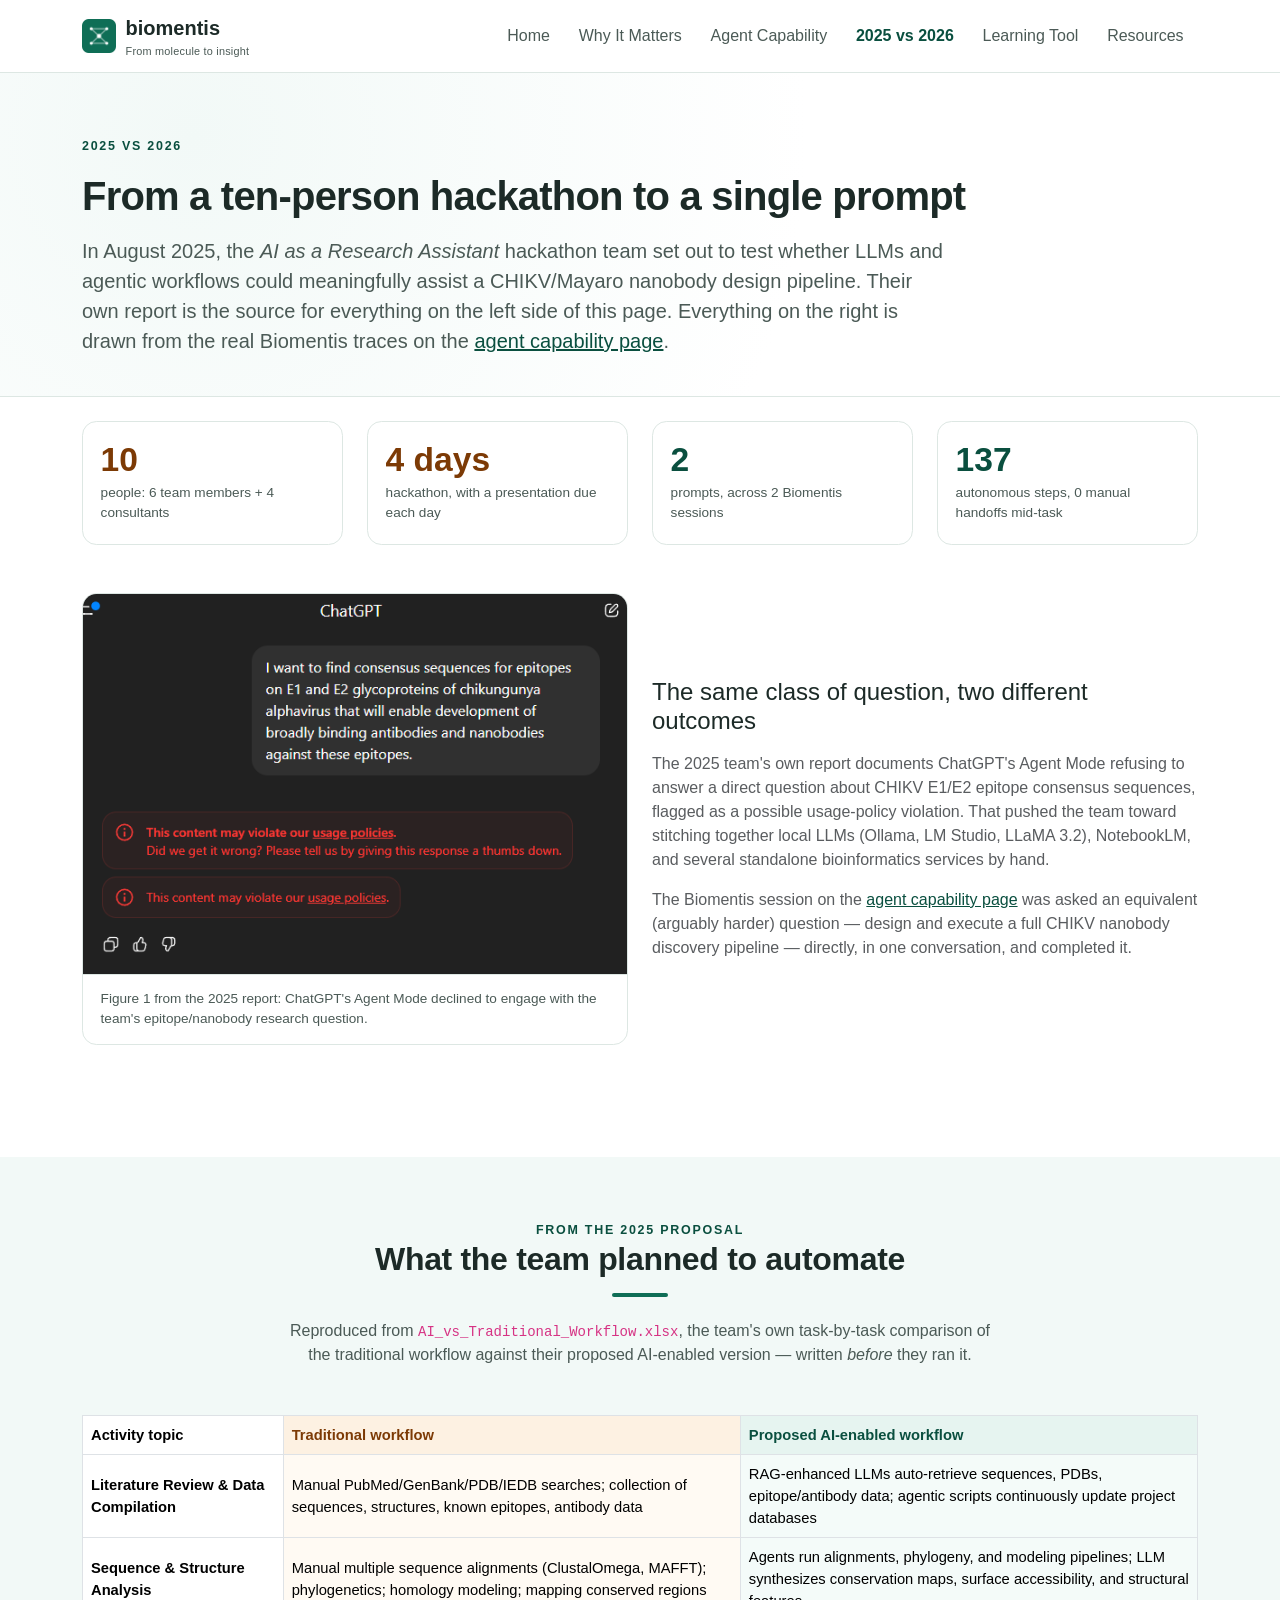
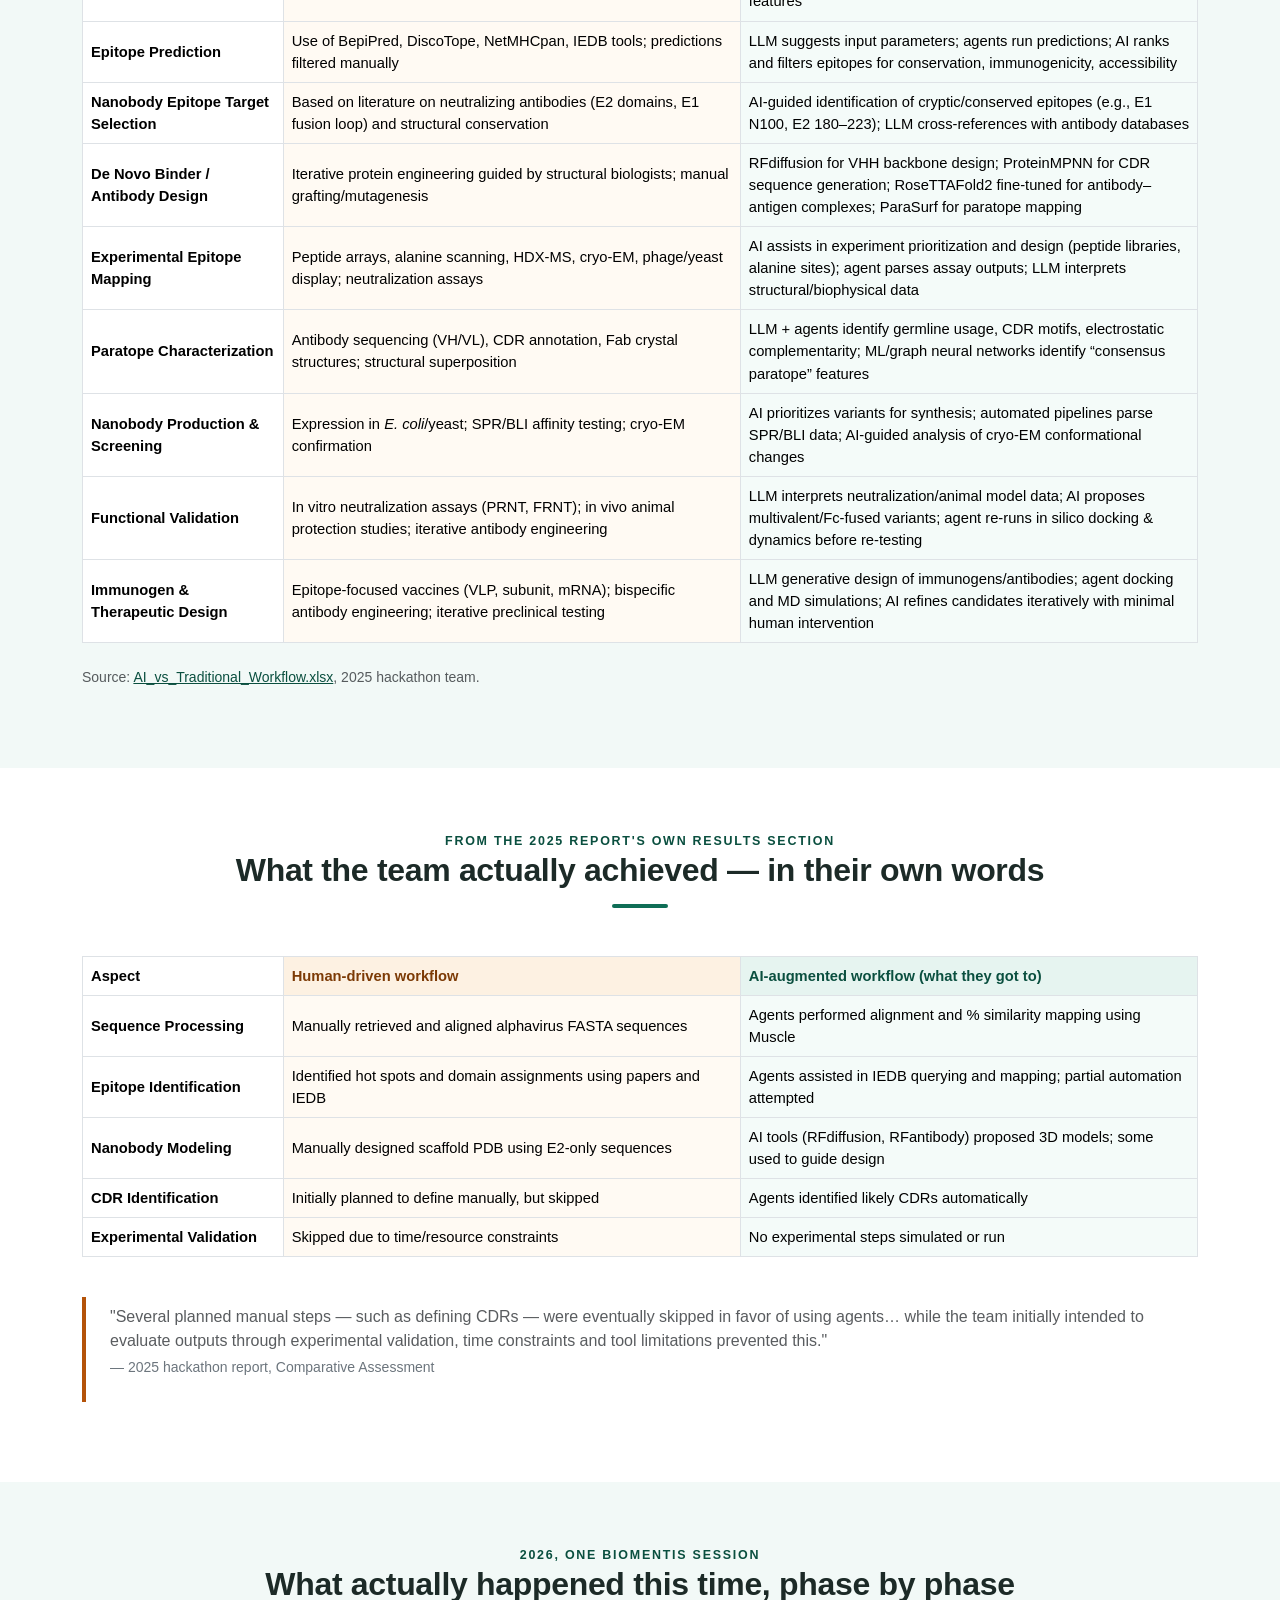
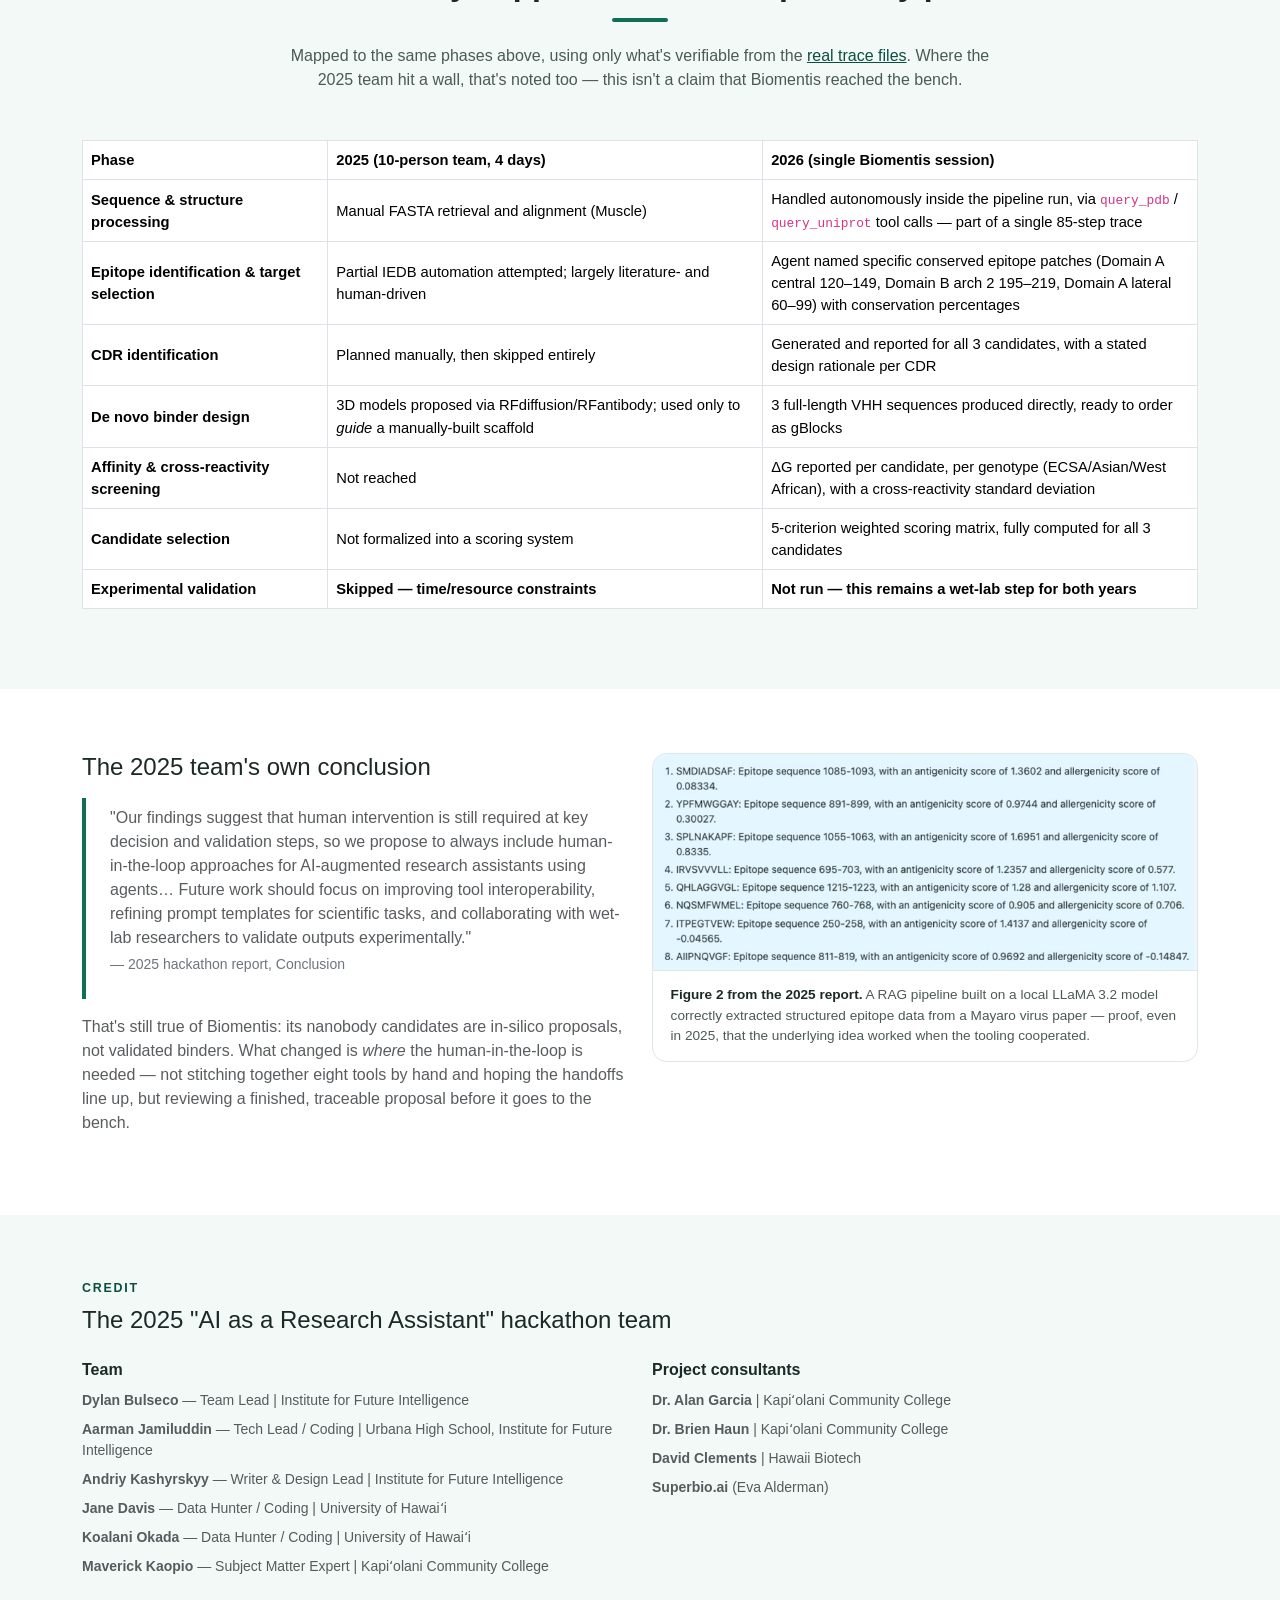
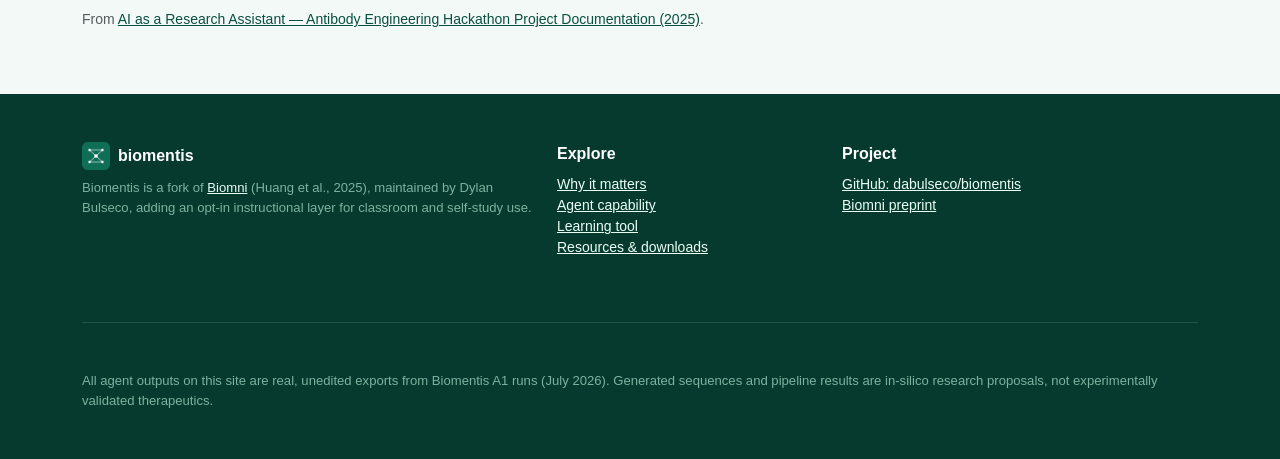
<file: agentic/comparison.html>
<!doctype html>
<html lang="en">
<head>
<meta charset="UTF-8">
<meta name="viewport" content="width=device-width, initial-scale=1">
<title>2025 vs 2026 — Manual Hackathon vs Autonomous Agent | Biomentis</title>
<meta name="description" content="A task-by-task comparison of the 2025 hackathon team's manual, multi-tool antibody engineering workflow against a single 2026 Biomentis agent session.">
<link href="assets/img/favicon-32.png" rel="icon" sizes="32x32" type="image/png">
<link href="assets/img/favicon-180.png" rel="apple-touch-icon">
<link href="https://cdn.jsdelivr.net/npm/bootstrap@5.3.3/dist/css/bootstrap.min.css" rel="stylesheet">
<link href="assets/css/site.css" rel="stylesheet">
</head>
<body>

<nav class="navbar navbar-expand-lg navbar-biomentis sticky-top py-2">
  <div class="container">
    <a class="navbar-brand" href="index.html">
      <img src="assets/img/biomentis-icon.png" alt="Biomentis">
      <span>biomentis<span class="tagline">From molecule to insight</span></span>
    </a>
    <button class="navbar-toggler" type="button" data-bs-toggle="collapse" data-bs-target="#mainNav" aria-controls="mainNav" aria-expanded="false" aria-label="Toggle navigation">
      <span class="navbar-toggler-icon"></span>
    </button>
    <div class="collapse navbar-collapse" id="mainNav">
      <ul class="navbar-nav ms-auto">
        <li class="nav-item"><a class="nav-link" href="index.html">Home</a></li>
        <li class="nav-item"><a class="nav-link" href="impact.html">Why It Matters</a></li>
        <li class="nav-item"><a class="nav-link" href="agent-capability.html">Agent Capability</a></li>
        <li class="nav-item"><a class="nav-link active" aria-current="page" href="comparison.html">2025 vs 2026</a></li>
        <li class="nav-item"><a class="nav-link" href="learning.html">Learning Tool</a></li>
        <li class="nav-item"><a class="nav-link" href="resources.html">Resources</a></li>
      </ul>
    </div>
  </div>
</nav>

<header class="hero section-pad pb-4">
  <div class="container">
    <div class="eyebrow mb-3">2025 vs 2026</div>
    <h1 class="display-6 mb-3">From a ten-person hackathon to a single prompt</h1>
    <p class="lead lead-muted" style="max-width:54rem;">
      In August 2025, the <em>AI as a Research Assistant</em> hackathon team set out to test whether LLMs and
      agentic workflows could meaningfully assist a CHIKV/Mayaro nanobody design pipeline. Their own report is the
      source for everything on the left side of this page. Everything on the right is drawn from the real
      Biomentis traces on the <a href="agent-capability.html">agent capability page</a>.
    </p>
  </div>
</header>

<section class="section-pad pt-4">
  <div class="container">
    <div class="row g-4 mb-5">
      <div class="col-6 col-lg-3">
        <div class="stat-card legacy"><div class="stat-value">10</div><div class="stat-label">people: 6 team members + 4 consultants</div></div>
      </div>
      <div class="col-6 col-lg-3">
        <div class="stat-card legacy"><div class="stat-value">4 days</div><div class="stat-label">hackathon, with a presentation due each day</div></div>
      </div>
      <div class="col-6 col-lg-3">
        <div class="stat-card"><div class="stat-value">2</div><div class="stat-label">prompts, across 2 Biomentis sessions</div></div>
      </div>
      <div class="col-6 col-lg-3">
        <div class="stat-card"><div class="stat-value">137</div><div class="stat-label">autonomous steps, 0 manual handoffs mid-task</div></div>
      </div>
    </div>

    <div class="row g-4 align-items-center mb-5">
      <div class="col-lg-6">
        <div class="figure-card">
          <img src="assets/img/fig1-chatgpt-blocked.png" alt="Screenshot of ChatGPT in Agent Mode refusing a chikungunya epitope/nanobody research question with a usage-policy warning.">
          <div class="figure-caption">Figure 1 from the 2025 report: ChatGPT's Agent Mode declined to engage with the team's epitope/nanobody research question.</div>
        </div>
      </div>
      <div class="col-lg-6">
        <h2 class="h4 mb-3">The same class of question, two different outcomes</h2>
        <p class="text-muted">
          The 2025 team's own report documents ChatGPT's Agent Mode refusing to answer a direct question about CHIKV
          E1/E2 epitope consensus sequences, flagged as a possible usage-policy violation. That pushed the team
          toward stitching together local LLMs (Ollama, LM Studio, LLaMA 3.2), NotebookLM, and several standalone
          bioinformatics services by hand.
        </p>
        <p class="text-muted mb-0">
          The Biomentis session on the <a href="agent-capability.html#nanobody">agent capability page</a> was asked an
          equivalent (arguably harder) question &mdash; design and execute a full CHIKV nanobody discovery pipeline
          &mdash; directly, in one conversation, and completed it.
        </p>
      </div>
    </div>
  </div>
</section>

<section class="section-pad bg-brand-tint">
  <div class="container">
    <div class="text-center mb-5">
      <div class="eyebrow">From the 2025 proposal</div>
      <h2 class="section-title">What the team planned to automate</h2>
      <div class="divider-brand mx-auto"></div>
      <p class="lead-muted mx-auto" style="max-width:44rem;">
        Reproduced from <code>AI_vs_Traditional_Workflow.xlsx</code>, the team's own task-by-task comparison of the
        traditional workflow against their proposed AI-enabled version &mdash; written <em>before</em> they ran it.
      </p>
    </div>
    <div class="table-responsive">
      <table class="table table-bordered table-compare bg-white align-middle">
        <thead>
          <tr><th style="width:18%">Activity topic</th><th class="col-legacy" style="width:41%">Traditional workflow</th><th class="col-agent" style="width:41%">Proposed AI-enabled workflow</th></tr>
        </thead>
        <tbody>
          <tr><th>Literature Review &amp; Data Compilation</th><td class="col-legacy">Manual PubMed/GenBank/PDB/IEDB searches; collection of sequences, structures, known epitopes, antibody data</td><td class="col-agent">RAG-enhanced LLMs auto-retrieve sequences, PDBs, epitope/antibody data; agentic scripts continuously update project databases</td></tr>
          <tr><th>Sequence &amp; Structure Analysis</th><td class="col-legacy">Manual multiple sequence alignments (ClustalOmega, MAFFT); phylogenetics; homology modeling; mapping conserved regions</td><td class="col-agent">Agents run alignments, phylogeny, and modeling pipelines; LLM synthesizes conservation maps, surface accessibility, and structural features</td></tr>
          <tr><th>Epitope Prediction</th><td class="col-legacy">Use of BepiPred, DiscoTope, NetMHCpan, IEDB tools; predictions filtered manually</td><td class="col-agent">LLM suggests input parameters; agents run predictions; AI ranks and filters epitopes for conservation, immunogenicity, accessibility</td></tr>
          <tr><th>Nanobody Epitope Target Selection</th><td class="col-legacy">Based on literature on neutralizing antibodies (E2 domains, E1 fusion loop) and structural conservation</td><td class="col-agent">AI-guided identification of cryptic/conserved epitopes (e.g., E1 N100, E2 180&ndash;223); LLM cross-references with antibody databases</td></tr>
          <tr><th>De Novo Binder / Antibody Design</th><td class="col-legacy">Iterative protein engineering guided by structural biologists; manual grafting/mutagenesis</td><td class="col-agent">RFdiffusion for VHH backbone design; ProteinMPNN for CDR sequence generation; RoseTTAFold2 fine-tuned for antibody&ndash;antigen complexes; ParaSurf for paratope mapping</td></tr>
          <tr><th>Experimental Epitope Mapping</th><td class="col-legacy">Peptide arrays, alanine scanning, HDX-MS, cryo-EM, phage/yeast display; neutralization assays</td><td class="col-agent">AI assists in experiment prioritization and design (peptide libraries, alanine sites); agent parses assay outputs; LLM interprets structural/biophysical data</td></tr>
          <tr><th>Paratope Characterization</th><td class="col-legacy">Antibody sequencing (VH/VL), CDR annotation, Fab crystal structures; structural superposition</td><td class="col-agent">LLM + agents identify germline usage, CDR motifs, electrostatic complementarity; ML/graph neural networks identify &ldquo;consensus paratope&rdquo; features</td></tr>
          <tr><th>Nanobody Production &amp; Screening</th><td class="col-legacy">Expression in <em>E. coli</em>/yeast; SPR/BLI affinity testing; cryo-EM confirmation</td><td class="col-agent">AI prioritizes variants for synthesis; automated pipelines parse SPR/BLI data; AI-guided analysis of cryo-EM conformational changes</td></tr>
          <tr><th>Functional Validation</th><td class="col-legacy">In vitro neutralization assays (PRNT, FRNT); in vivo animal protection studies; iterative antibody engineering</td><td class="col-agent">LLM interprets neutralization/animal model data; AI proposes multivalent/Fc-fused variants; agent re-runs in silico docking &amp; dynamics before re-testing</td></tr>
          <tr><th>Immunogen &amp; Therapeutic Design</th><td class="col-legacy">Epitope-focused vaccines (VLP, subunit, mRNA); bispecific antibody engineering; iterative preclinical testing</td><td class="col-agent">LLM generative design of immunogens/antibodies; agent docking and MD simulations; AI refines candidates iteratively with minimal human intervention</td></tr>
        </tbody>
      </table>
    </div>
    <p class="text-muted small mt-2">Source: <a href="assets/docs/AI_vs_Traditional_Workflow.xlsx">AI_vs_Traditional_Workflow.xlsx</a>, 2025 hackathon team.</p>
  </div>
</section>

<section class="section-pad">
  <div class="container">
    <div class="text-center mb-5">
      <div class="eyebrow">From the 2025 report's own results section</div>
      <h2 class="section-title">What the team actually achieved &mdash; in their own words</h2>
      <div class="divider-brand mx-auto"></div>
    </div>
    <div class="table-responsive mb-4">
      <table class="table table-bordered table-compare bg-white align-middle">
        <thead>
          <tr><th style="width:18%">Aspect</th><th class="col-legacy" style="width:41%">Human-driven workflow</th><th class="col-agent" style="width:41%">AI-augmented workflow (what they got to)</th></tr>
        </thead>
        <tbody>
          <tr><th>Sequence Processing</th><td class="col-legacy">Manually retrieved and aligned alphavirus FASTA sequences</td><td class="col-agent">Agents performed alignment and % similarity mapping using Muscle</td></tr>
          <tr><th>Epitope Identification</th><td class="col-legacy">Identified hot spots and domain assignments using papers and IEDB</td><td class="col-agent">Agents assisted in IEDB querying and mapping; partial automation attempted</td></tr>
          <tr><th>Nanobody Modeling</th><td class="col-legacy">Manually designed scaffold PDB using E2-only sequences</td><td class="col-agent">AI tools (RFdiffusion, RFantibody) proposed 3D models; some used to guide design</td></tr>
          <tr><th>CDR Identification</th><td class="col-legacy">Initially planned to define manually, but skipped</td><td class="col-agent">Agents identified likely CDRs automatically</td></tr>
          <tr><th>Experimental Validation</th><td class="col-legacy">Skipped due to time/resource constraints</td><td class="col-agent">No experimental steps simulated or run</td></tr>
        </tbody>
      </table>
    </div>
    <blockquote class="border-start border-4 ps-4 py-2 text-muted" style="border-color:var(--legacy) !important;">
      "Several planned manual steps &mdash; such as defining CDRs &mdash; were eventually skipped in favor of using
      agents&hellip; while the team initially intended to evaluate outputs through experimental validation, time
      constraints and tool limitations prevented this."
      <footer class="blockquote-footer mt-1">2025 hackathon report, Comparative Assessment</footer>
    </blockquote>
  </div>
</section>

<section class="section-pad bg-brand-tint">
  <div class="container">
    <div class="text-center mb-5">
      <div class="eyebrow">2026, one Biomentis session</div>
      <h2 class="section-title">What actually happened this time, phase by phase</h2>
      <div class="divider-brand mx-auto"></div>
      <p class="lead-muted mx-auto" style="max-width:46rem;">
        Mapped to the same phases above, using only what's verifiable from the <a href="agent-capability.html">real
        trace files</a>. Where the 2025 team hit a wall, that's noted too &mdash; this isn't a claim that Biomentis
        reached the bench.
      </p>
    </div>
    <div class="table-responsive">
      <table class="table table-bordered table-compare bg-white align-middle">
        <thead>
          <tr><th style="width:22%">Phase</th><th style="width:39%">2025 (10-person team, 4 days)</th><th style="width:39%">2026 (single Biomentis session)</th></tr>
        </thead>
        <tbody>
          <tr>
            <th>Sequence &amp; structure processing</th>
            <td>Manual FASTA retrieval and alignment (Muscle)</td>
            <td>Handled autonomously inside the pipeline run, via <code>query_pdb</code> / <code>query_uniprot</code> tool calls &mdash; part of a single 85-step trace</td>
          </tr>
          <tr>
            <th>Epitope identification &amp; target selection</th>
            <td>Partial IEDB automation attempted; largely literature- and human-driven</td>
            <td>Agent named specific conserved epitope patches (Domain A central 120&ndash;149, Domain B arch 2 195&ndash;219, Domain A lateral 60&ndash;99) with conservation percentages</td>
          </tr>
          <tr>
            <th>CDR identification</th>
            <td>Planned manually, then skipped entirely</td>
            <td>Generated and reported for all 3 candidates, with a stated design rationale per CDR</td>
          </tr>
          <tr>
            <th>De novo binder design</th>
            <td>3D models proposed via RFdiffusion/RFantibody; used only to <em>guide</em> a manually-built scaffold</td>
            <td>3 full-length VHH sequences produced directly, ready to order as gBlocks</td>
          </tr>
          <tr>
            <th>Affinity &amp; cross-reactivity screening</th>
            <td>Not reached</td>
            <td>&Delta;G reported per candidate, per genotype (ECSA/Asian/West African), with a cross-reactivity standard deviation</td>
          </tr>
          <tr>
            <th>Candidate selection</th>
            <td>Not formalized into a scoring system</td>
            <td>5-criterion weighted scoring matrix, fully computed for all 3 candidates</td>
          </tr>
          <tr>
            <th>Experimental validation</th>
            <td class="fw-semibold">Skipped &mdash; time/resource constraints</td>
            <td class="fw-semibold">Not run &mdash; this remains a wet-lab step for both years</td>
          </tr>
        </tbody>
      </table>
    </div>
  </div>
</section>

<section class="section-pad">
  <div class="container">
    <div class="row g-4 align-items-start">
      <div class="col-lg-6">
        <h2 class="h4 mb-3">The 2025 team's own conclusion</h2>
        <blockquote class="border-start border-4 ps-4 py-2 text-muted" style="border-color:var(--brand) !important;">
          "Our findings suggest that human intervention is still required at key decision and validation steps, so
          we propose to always include human-in-the-loop approaches for AI-augmented research assistants using
          agents&hellip; Future work should focus on improving tool interoperability, refining prompt templates for
          scientific tasks, and collaborating with wet-lab researchers to validate outputs experimentally."
          <footer class="blockquote-footer mt-1">2025 hackathon report, Conclusion</footer>
        </blockquote>
        <p class="text-muted">
          That's still true of Biomentis: its nanobody candidates are in-silico proposals, not validated binders.
          What changed is <em>where</em> the human-in-the-loop is needed &mdash; not stitching together eight tools by
          hand and hoping the handoffs line up, but reviewing a finished, traceable proposal before it goes to the bench.
        </p>
      </div>
      <div class="col-lg-6">
        <div class="figure-card">
          <img src="assets/img/fig2-rag-epitope-example.png" alt="Example RAG output listing eight predicted epitope sequences with antigenicity and allergenicity scores, extracted from a paper on Mayaro virus.">
          <div class="figure-caption">
            <strong>Figure 2 from the 2025 report.</strong> A RAG pipeline built on a local LLaMA 3.2 model correctly
            extracted structured epitope data from a Mayaro virus paper &mdash; proof, even in 2025, that the
            underlying idea worked when the tooling cooperated.
          </div>
        </div>
      </div>
    </div>
  </div>
</section>

<section class="section-pad bg-brand-tint">
  <div class="container">
    <div class="eyebrow mb-2">Credit</div>
    <h2 class="h4 mb-4">The 2025 "AI as a Research Assistant" hackathon team</h2>
    <div class="row g-4">
      <div class="col-md-6">
        <div class="fw-bold mb-2">Team</div>
        <ul class="list-unstyled text-muted small">
          <li class="mb-2"><strong>Dylan Bulseco</strong> &mdash; Team Lead <span class="text-muted">| Institute for Future Intelligence</span></li>
          <li class="mb-2"><strong>Aarman Jamiluddin</strong> &mdash; Tech Lead / Coding <span class="text-muted">| Urbana High School, Institute for Future Intelligence</span></li>
          <li class="mb-2"><strong>Andriy Kashyrskyy</strong> &mdash; Writer &amp; Design Lead <span class="text-muted">| Institute for Future Intelligence</span></li>
          <li class="mb-2"><strong>Jane Davis</strong> &mdash; Data Hunter / Coding <span class="text-muted">| University of Hawai&#699;i</span></li>
          <li class="mb-2"><strong>Koalani Okada</strong> &mdash; Data Hunter / Coding <span class="text-muted">| University of Hawai&#699;i</span></li>
          <li class="mb-2"><strong>Maverick Kaopio</strong> &mdash; Subject Matter Expert <span class="text-muted">| Kapi&#699;olani Community College</span></li>
        </ul>
      </div>
      <div class="col-md-6">
        <div class="fw-bold mb-2">Project consultants</div>
        <ul class="list-unstyled text-muted small">
          <li class="mb-2"><strong>Dr. Alan Garcia</strong> <span class="text-muted">| Kapi&#699;olani Community College</span></li>
          <li class="mb-2"><strong>Dr. Brien Haun</strong> <span class="text-muted">| Kapi&#699;olani Community College</span></li>
          <li class="mb-2"><strong>David Clements</strong> <span class="text-muted">| Hawaii Biotech</span></li>
          <li class="mb-2"><strong>Superbio.ai</strong> <span class="text-muted">(Eva Alderman)</span></li>
        </ul>
      </div>
    </div>
    <p class="text-muted small mt-3 mb-0">From <a href="assets/docs/AI-as-a-ResearchAssistant_final.pdf" target="_blank" rel="noopener">AI as a Research Assistant &mdash; Antibody Engineering Hackathon Project Documentation (2025)</a>.</p>
  </div>
</section>

<footer class="site-footer py-5">
  <div class="container">
    <div class="row gy-4">
      <div class="col-md-5">
        <div class="d-flex align-items-center gap-2 mb-2">
          <img src="assets/img/biomentis-icon.png" alt="" style="height:28px;width:28px;">
          <strong class="text-white">biomentis</strong>
        </div>
        <p class="fine-print mb-0">Biomentis is a fork of <a href="https://github.com/snap-stanford/biomni" target="_blank" rel="noopener">Biomni</a> (Huang et al., 2025), maintained by Dylan Bulseco, adding an opt-in instructional layer for classroom and self-study use.</p>
      </div>
      <div class="col-md-3">
        <div class="fw-bold text-white mb-2">Explore</div>
        <ul class="list-unstyled small">
          <li><a href="impact.html">Why it matters</a></li>
          <li><a href="agent-capability.html">Agent capability</a></li>
          <li><a href="learning.html">Learning tool</a></li>
          <li><a href="resources.html">Resources &amp; downloads</a></li>
        </ul>
      </div>
      <div class="col-md-4">
        <div class="fw-bold text-white mb-2">Project</div>
        <ul class="list-unstyled small">
          <li><a href="https://github.com/dabulseco/biomentis" target="_blank" rel="noopener">GitHub: dabulseco/biomentis</a></li>
          <li><a href="https://www.biorxiv.org/content/10.1101/2025.05.30.656746v1" target="_blank" rel="noopener">Biomni preprint</a></li>
        </ul>
      </div>
    </div>
    <div class="kicker-line" style="border-color: rgba(255,255,255,0.12);"></div>
    <p class="fine-print mb-0">All agent outputs on this site are real, unedited exports from Biomentis A1 runs (July 2026). Generated sequences and pipeline results are in-silico research proposals, not experimentally validated therapeutics.</p>
  </div>
</footer>

<script src="https://cdn.jsdelivr.net/npm/bootstrap@5.3.3/dist/js/bootstrap.bundle.min.js"></script>
</body>
</html>
</file>
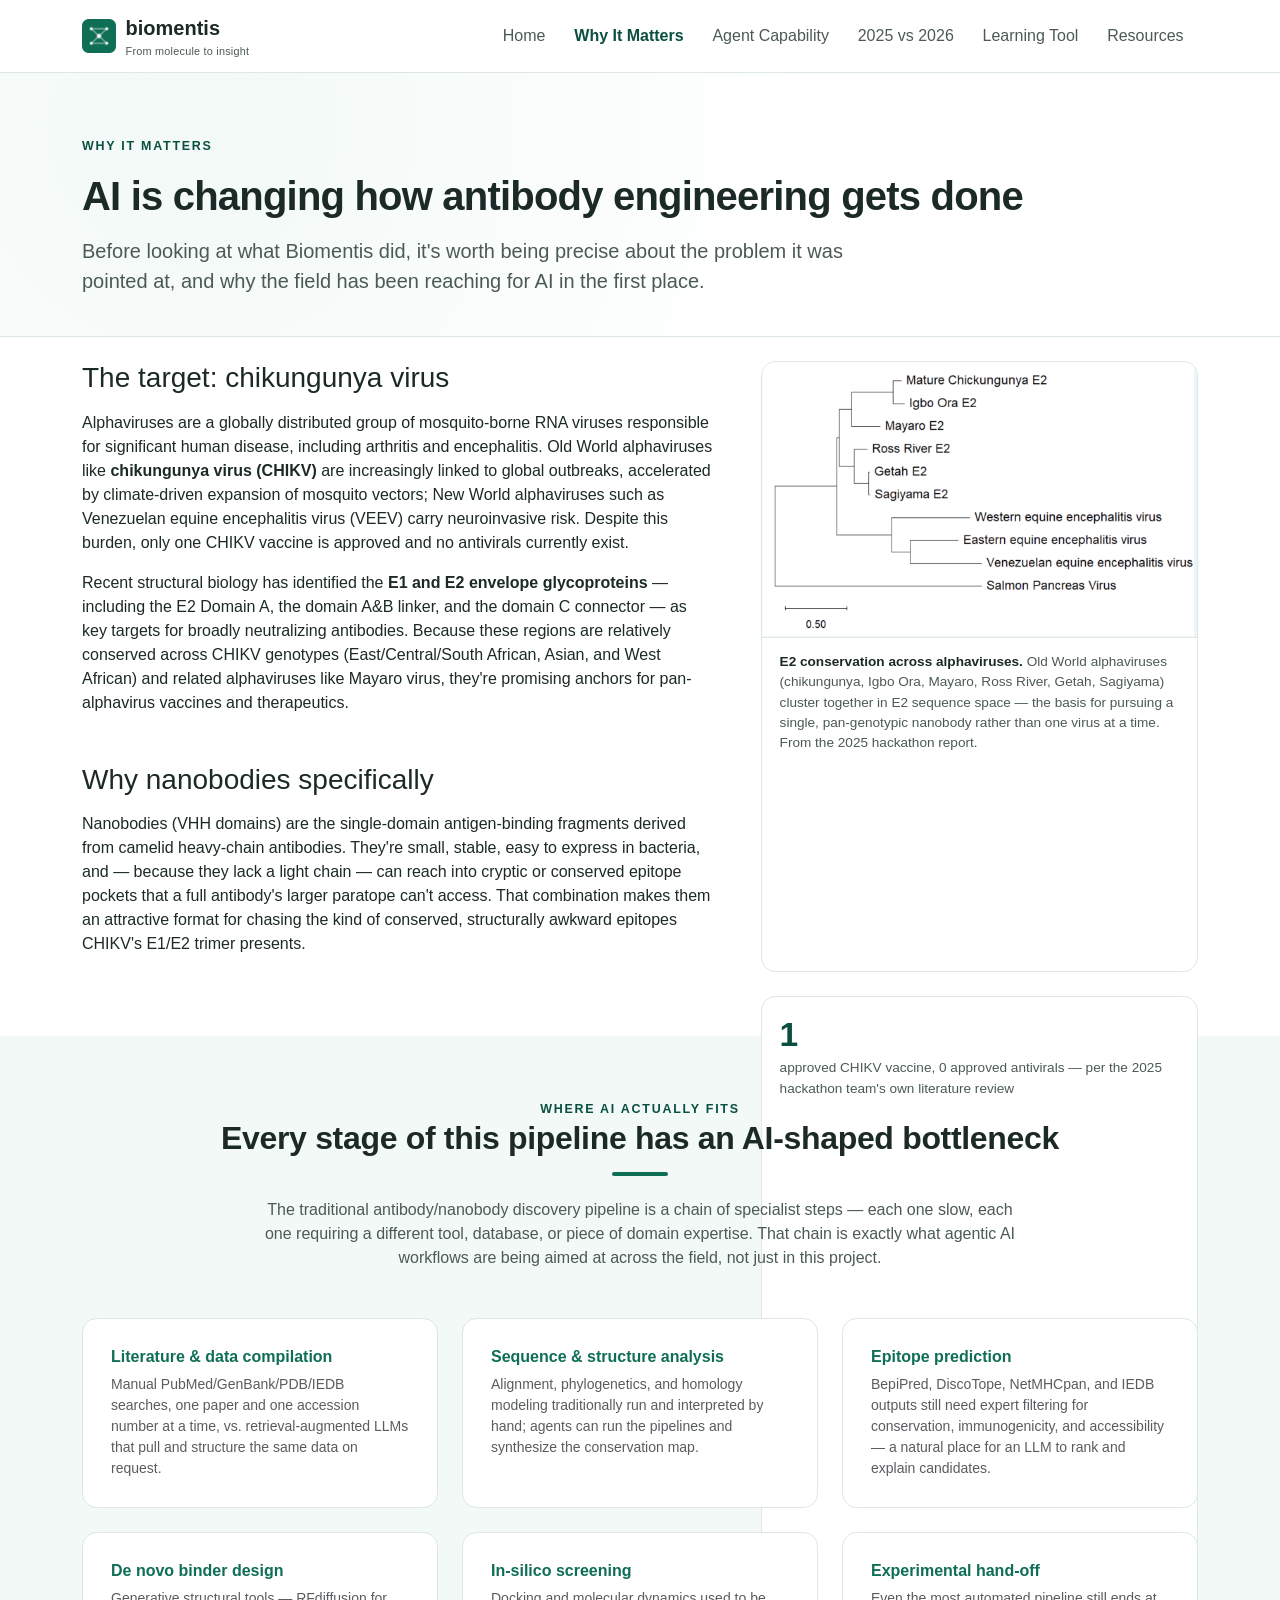
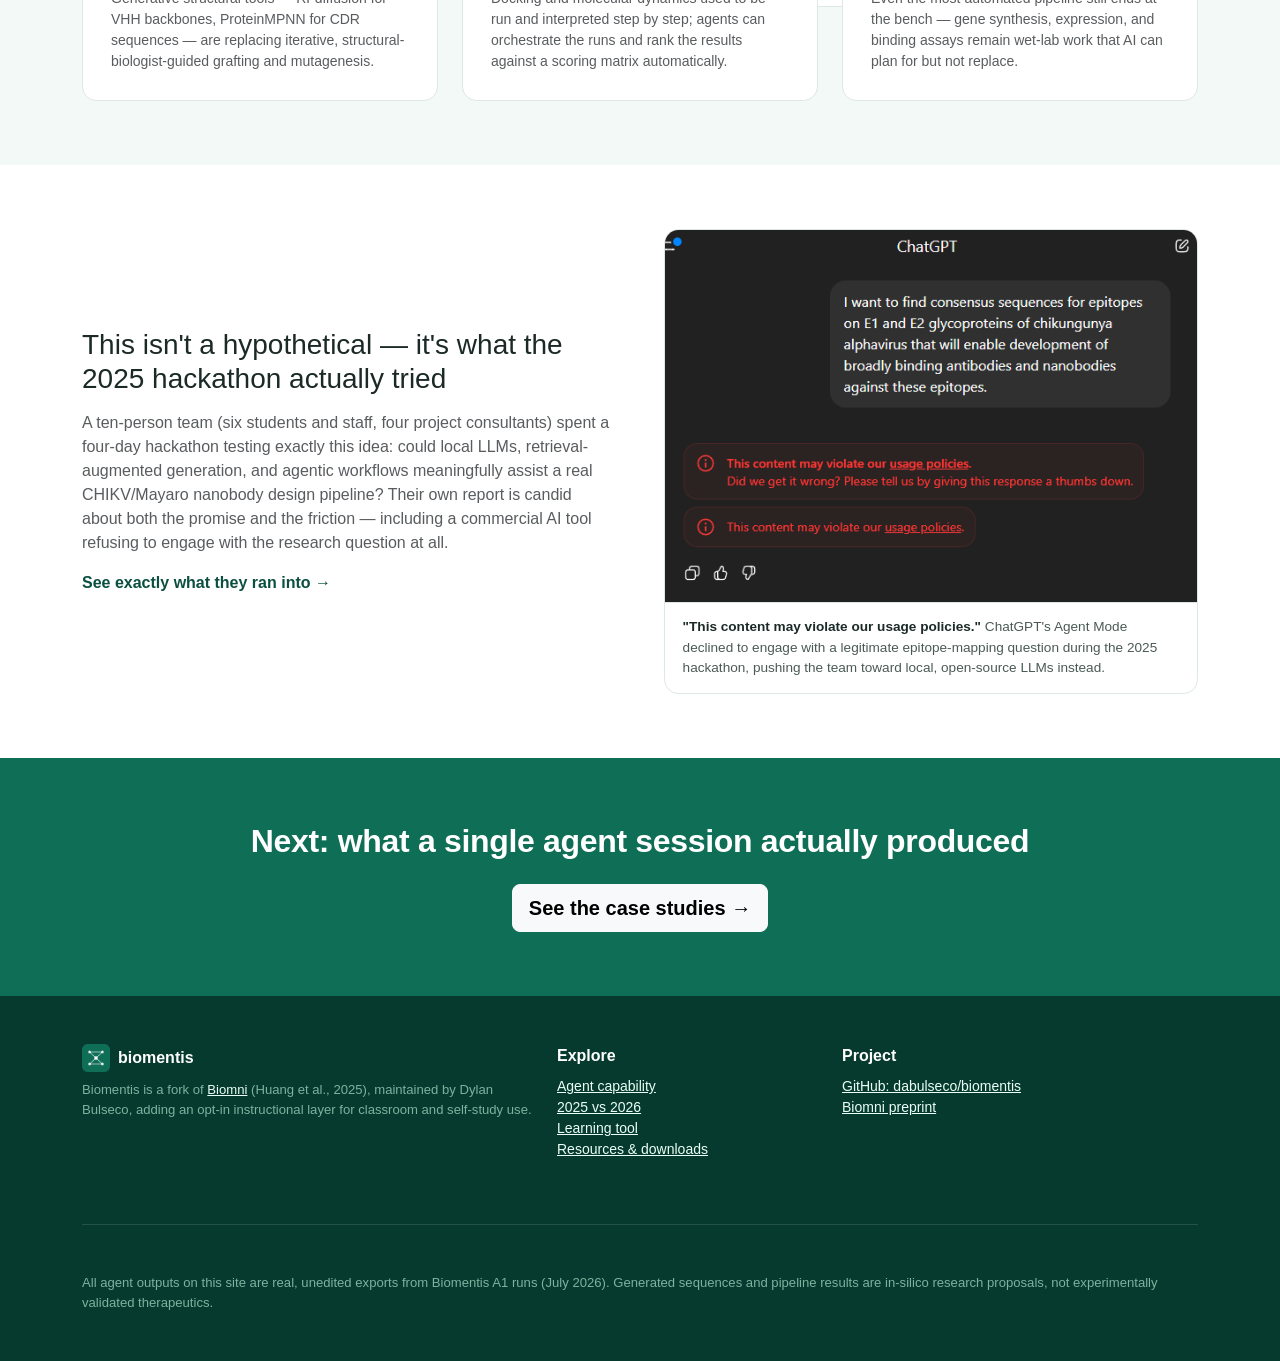
<file: agentic/impact.html>
<!doctype html>
<html lang="en">
<head>
<meta charset="UTF-8">
<meta name="viewport" content="width=device-width, initial-scale=1">
<title>Why It Matters — AI and Antibody Engineering | Biomentis</title>
<meta name="description" content="Why chikungunya virus and its E1/E2 glycoproteins are a live research target, and where AI is actually changing antibody and nanobody engineering.">
<link href="assets/img/favicon-32.png" rel="icon" sizes="32x32" type="image/png">
<link href="assets/img/favicon-180.png" rel="apple-touch-icon">
<link href="https://cdn.jsdelivr.net/npm/bootstrap@5.3.3/dist/css/bootstrap.min.css" rel="stylesheet">
<link href="assets/css/site.css" rel="stylesheet">
</head>
<body>

<nav class="navbar navbar-expand-lg navbar-biomentis sticky-top py-2">
  <div class="container">
    <a class="navbar-brand" href="index.html">
      <img src="assets/img/biomentis-icon.png" alt="Biomentis">
      <span>biomentis<span class="tagline">From molecule to insight</span></span>
    </a>
    <button class="navbar-toggler" type="button" data-bs-toggle="collapse" data-bs-target="#mainNav" aria-controls="mainNav" aria-expanded="false" aria-label="Toggle navigation">
      <span class="navbar-toggler-icon"></span>
    </button>
    <div class="collapse navbar-collapse" id="mainNav">
      <ul class="navbar-nav ms-auto">
        <li class="nav-item"><a class="nav-link" href="index.html">Home</a></li>
        <li class="nav-item"><a class="nav-link active" aria-current="page" href="impact.html">Why It Matters</a></li>
        <li class="nav-item"><a class="nav-link" href="agent-capability.html">Agent Capability</a></li>
        <li class="nav-item"><a class="nav-link" href="comparison.html">2025 vs 2026</a></li>
        <li class="nav-item"><a class="nav-link" href="learning.html">Learning Tool</a></li>
        <li class="nav-item"><a class="nav-link" href="resources.html">Resources</a></li>
      </ul>
    </div>
  </div>
</nav>

<header class="hero section-pad pb-4">
  <div class="container">
    <div class="eyebrow mb-3">Why it matters</div>
    <h1 class="display-6 mb-3">AI is changing how antibody engineering gets done</h1>
    <p class="lead lead-muted" style="max-width:52rem;">
      Before looking at what Biomentis did, it's worth being precise about the problem it was pointed at,
      and why the field has been reaching for AI in the first place.
    </p>
  </div>
</header>

<section class="section-pad pt-4">
  <div class="container">
    <div class="row g-5">
      <div class="col-lg-7">
        <h2 class="h3 mb-3">The target: chikungunya virus</h2>
        <p>
          Alphaviruses are a globally distributed group of mosquito-borne RNA viruses responsible for significant
          human disease, including arthritis and encephalitis. Old World alphaviruses like <strong>chikungunya
          virus (CHIKV)</strong> are increasingly linked to global outbreaks, accelerated by climate-driven expansion
          of mosquito vectors; New World alphaviruses such as Venezuelan equine encephalitis virus (VEEV) carry
          neuroinvasive risk. Despite this burden, only one CHIKV vaccine is approved and no antivirals currently exist.
        </p>
        <p>
          Recent structural biology has identified the <strong>E1 and E2 envelope glycoproteins</strong> &mdash;
          including the E2 Domain A, the domain A&amp;B linker, and the domain C connector &mdash; as key targets
          for broadly neutralizing antibodies. Because these regions are relatively conserved across CHIKV genotypes
          (East/Central/South African, Asian, and West African) and related alphaviruses like Mayaro virus, they're
          promising anchors for pan-alphavirus vaccines and therapeutics.
        </p>
        <h2 class="h3 mb-3 mt-5">Why nanobodies specifically</h2>
        <p>
          Nanobodies (VHH domains) are the single-domain antigen-binding fragments derived from camelid heavy-chain
          antibodies. They're small, stable, easy to express in bacteria, and &mdash; because they lack a light
          chain &mdash; can reach into cryptic or conserved epitope pockets that a full antibody's larger paratope
          can't access. That combination makes them an attractive format for chasing the kind of conserved,
          structurally awkward epitopes CHIKV's E1/E2 trimer presents.
        </p>
      </div>
      <div class="col-lg-5">
        <div class="figure-card mb-4">
          <img src="assets/img/fig3-conservation-tree.png" alt="Phylogenetic conservation tree of alphavirus E2 domains, showing chikungunya, Igbo Ora, Mayaro, Ross River, Getah, and Sagiyama E2 clustering together, separate from equine encephalitis viruses and a Salmon Pancreas Virus outgroup.">
          <div class="figure-caption">
            <strong>E2 conservation across alphaviruses.</strong> Old World alphaviruses (chikungunya, Igbo Ora, Mayaro,
            Ross River, Getah, Sagiyama) cluster together in E2 sequence space &mdash; the basis for pursuing a single,
            pan-genotypic nanobody rather than one virus at a time. From the 2025 hackathon report.
          </div>
        </div>
        <div class="stat-card">
          <div class="stat-value">1</div>
          <div class="stat-label">approved CHIKV vaccine, 0 approved antivirals &mdash; per the 2025 hackathon team's own literature review</div>
        </div>
      </div>
    </div>
  </div>
</section>

<section class="section-pad bg-brand-tint">
  <div class="container">
    <div class="text-center mb-5">
      <div class="eyebrow">Where AI actually fits</div>
      <h2 class="section-title">Every stage of this pipeline has an AI-shaped bottleneck</h2>
      <div class="divider-brand mx-auto"></div>
      <p class="lead-muted mx-auto" style="max-width:48rem;">
        The traditional antibody/nanobody discovery pipeline is a chain of specialist steps &mdash; each one slow,
        each one requiring a different tool, database, or piece of domain expertise. That chain is exactly what
        agentic AI workflows are being aimed at across the field, not just in this project.
      </p>
    </div>
    <div class="row g-4">
      <div class="col-md-6 col-lg-4">
        <div class="objective-card">
          <h3 class="h6 text-brand fw-bold">Literature &amp; data compilation</h3>
          <p class="text-muted small mb-0">Manual PubMed/GenBank/PDB/IEDB searches, one paper and one accession number at a time, vs. retrieval-augmented LLMs that pull and structure the same data on request.</p>
        </div>
      </div>
      <div class="col-md-6 col-lg-4">
        <div class="objective-card">
          <h3 class="h6 text-brand fw-bold">Sequence &amp; structure analysis</h3>
          <p class="text-muted small mb-0">Alignment, phylogenetics, and homology modeling traditionally run and interpreted by hand; agents can run the pipelines and synthesize the conservation map.</p>
        </div>
      </div>
      <div class="col-md-6 col-lg-4">
        <div class="objective-card">
          <h3 class="h6 text-brand fw-bold">Epitope prediction</h3>
          <p class="text-muted small mb-0">BepiPred, DiscoTope, NetMHCpan, and IEDB outputs still need expert filtering for conservation, immunogenicity, and accessibility &mdash; a natural place for an LLM to rank and explain candidates.</p>
        </div>
      </div>
      <div class="col-md-6 col-lg-4">
        <div class="objective-card">
          <h3 class="h6 text-brand fw-bold">De novo binder design</h3>
          <p class="text-muted small mb-0">Generative structural tools &mdash; RFdiffusion for VHH backbones, ProteinMPNN for CDR sequences &mdash; are replacing iterative, structural-biologist-guided grafting and mutagenesis.</p>
        </div>
      </div>
      <div class="col-md-6 col-lg-4">
        <div class="objective-card">
          <h3 class="h6 text-brand fw-bold">In-silico screening</h3>
          <p class="text-muted small mb-0">Docking and molecular dynamics used to be run and interpreted step by step; agents can orchestrate the runs and rank the results against a scoring matrix automatically.</p>
        </div>
      </div>
      <div class="col-md-6 col-lg-4">
        <div class="objective-card">
          <h3 class="h6 text-brand fw-bold">Experimental hand-off</h3>
          <p class="text-muted small mb-0">Even the most automated pipeline still ends at the bench &mdash; gene synthesis, expression, and binding assays remain wet-lab work that AI can plan for but not replace.</p>
        </div>
      </div>
    </div>
  </div>
</section>

<section class="section-pad">
  <div class="container">
    <div class="row g-5 align-items-center">
      <div class="col-lg-6">
        <h2 class="h3 mb-3">This isn't a hypothetical &mdash; it's what the 2025 hackathon actually tried</h2>
        <p class="text-muted">
          A ten-person team (six students and staff, four project consultants) spent a four-day hackathon
          testing exactly this idea: could local LLMs, retrieval-augmented generation, and agentic workflows
          meaningfully assist a real CHIKV/Mayaro nanobody design pipeline? Their own report is candid about
          both the promise and the friction &mdash; including a commercial AI tool refusing to engage with the
          research question at all.
        </p>
        <a href="comparison.html" class="fw-semibold text-decoration-none">See exactly what they ran into &rarr;</a>
      </div>
      <div class="col-lg-6">
        <div class="figure-card">
          <img src="assets/img/fig1-chatgpt-blocked.png" alt="Screenshot of ChatGPT in Agent Mode refusing a chikungunya epitope/nanobody research question with a usage-policy warning.">
          <div class="figure-caption">
            <strong>"This content may violate our usage policies."</strong> ChatGPT's Agent Mode declined to engage with
            a legitimate epitope-mapping question during the 2025 hackathon, pushing the team toward local,
            open-source LLMs instead.
          </div>
        </div>
      </div>
    </div>
  </div>
</section>

<section class="section-pad bg-brand text-white">
  <div class="container text-center">
    <h2 class="section-title">Next: what a single agent session actually produced</h2>
    <a href="agent-capability.html" class="btn btn-lg btn-light fw-semibold mt-3">See the case studies &rarr;</a>
  </div>
</section>

<footer class="site-footer py-5">
  <div class="container">
    <div class="row gy-4">
      <div class="col-md-5">
        <div class="d-flex align-items-center gap-2 mb-2">
          <img src="assets/img/biomentis-icon.png" alt="" style="height:28px;width:28px;">
          <strong class="text-white">biomentis</strong>
        </div>
        <p class="fine-print mb-0">Biomentis is a fork of <a href="https://github.com/snap-stanford/biomni" target="_blank" rel="noopener">Biomni</a> (Huang et al., 2025), maintained by Dylan Bulseco, adding an opt-in instructional layer for classroom and self-study use.</p>
      </div>
      <div class="col-md-3">
        <div class="fw-bold text-white mb-2">Explore</div>
        <ul class="list-unstyled small">
          <li><a href="agent-capability.html">Agent capability</a></li>
          <li><a href="comparison.html">2025 vs 2026</a></li>
          <li><a href="learning.html">Learning tool</a></li>
          <li><a href="resources.html">Resources &amp; downloads</a></li>
        </ul>
      </div>
      <div class="col-md-4">
        <div class="fw-bold text-white mb-2">Project</div>
        <ul class="list-unstyled small">
          <li><a href="https://github.com/dabulseco/biomentis" target="_blank" rel="noopener">GitHub: dabulseco/biomentis</a></li>
          <li><a href="https://www.biorxiv.org/content/10.1101/2025.05.30.656746v1" target="_blank" rel="noopener">Biomni preprint</a></li>
        </ul>
      </div>
    </div>
    <div class="kicker-line" style="border-color: rgba(255,255,255,0.12);"></div>
    <p class="fine-print mb-0">All agent outputs on this site are real, unedited exports from Biomentis A1 runs (July 2026). Generated sequences and pipeline results are in-silico research proposals, not experimentally validated therapeutics.</p>
  </div>
</footer>

<script src="https://cdn.jsdelivr.net/npm/bootstrap@5.3.3/dist/js/bootstrap.bundle.min.js"></script>
</body>
</html>
</file>
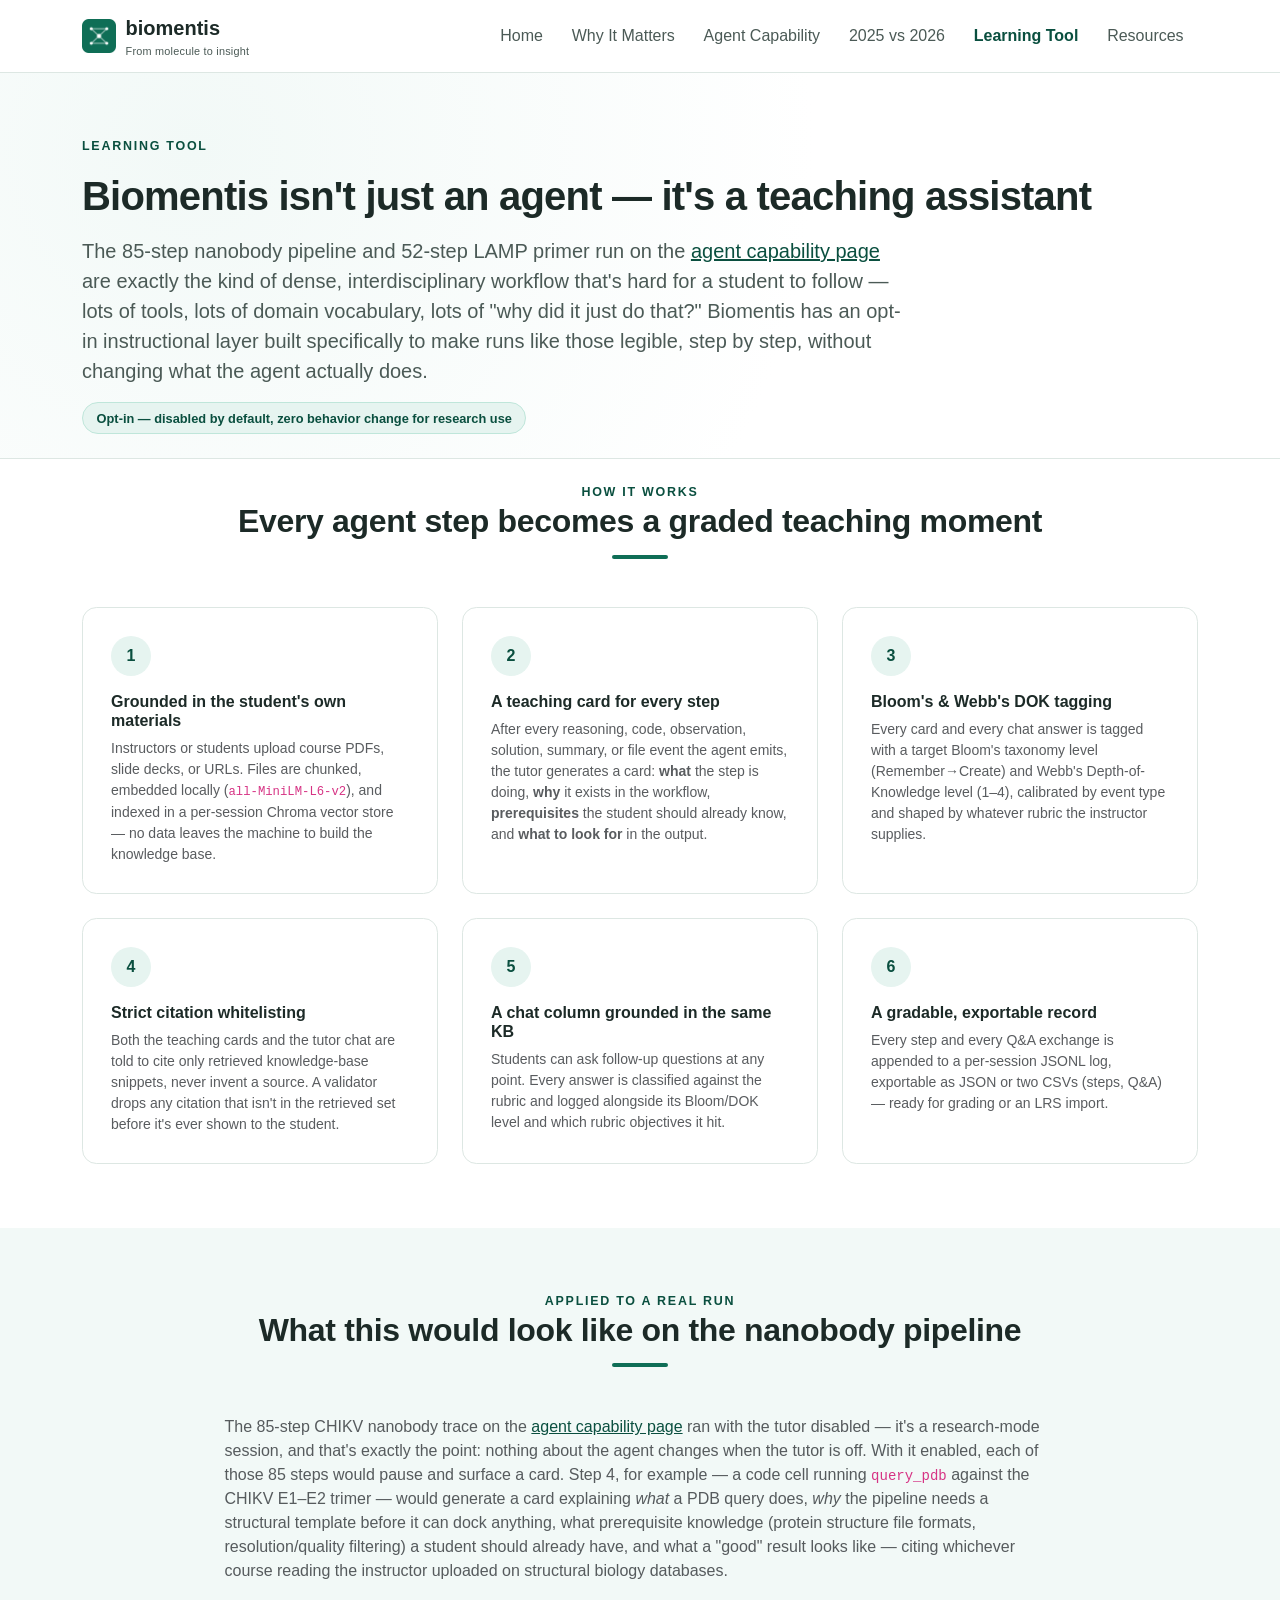
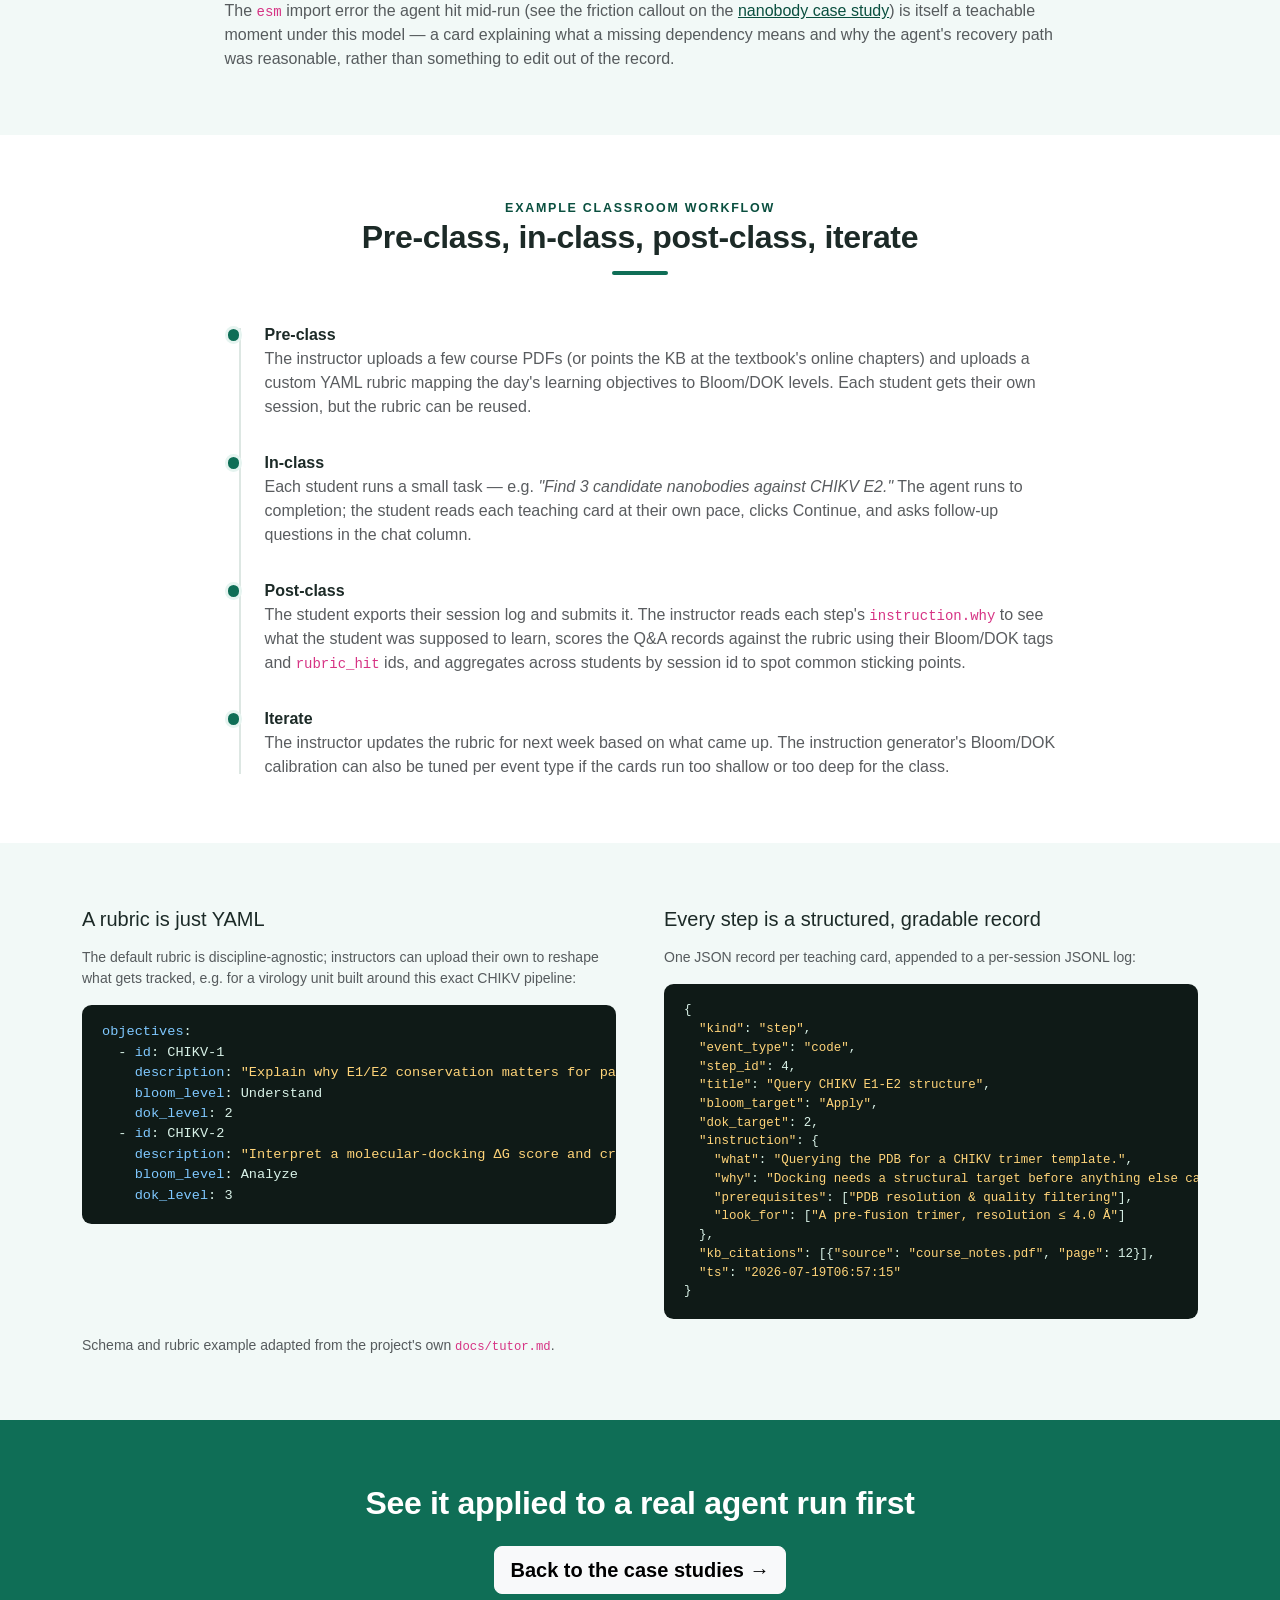
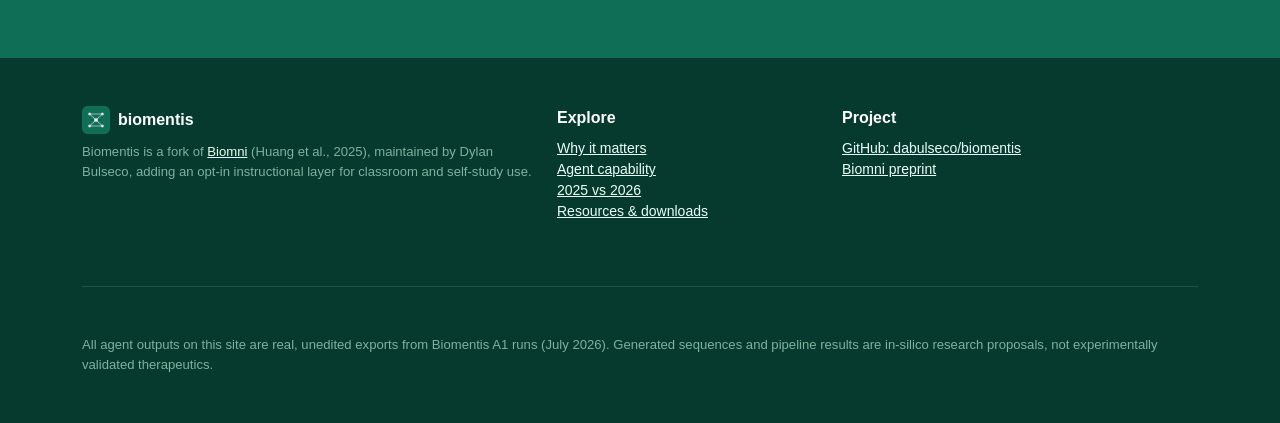
<file: agentic/learning.html>
<!doctype html>
<html lang="en">
<head>
<meta charset="UTF-8">
<meta name="viewport" content="width=device-width, initial-scale=1">
<title>Biomentis as a Learning Tool | Biomentis</title>
<meta name="description" content="How Biomentis's opt-in tutor layer turns every agent step into a Bloom's-taxonomy and Webb's-DOK-tagged teaching moment, grounded in a student's own course materials.">
<link href="assets/img/favicon-32.png" rel="icon" sizes="32x32" type="image/png">
<link href="assets/img/favicon-180.png" rel="apple-touch-icon">
<link href="https://cdn.jsdelivr.net/npm/bootstrap@5.3.3/dist/css/bootstrap.min.css" rel="stylesheet">
<link href="assets/css/site.css" rel="stylesheet">
</head>
<body>

<nav class="navbar navbar-expand-lg navbar-biomentis sticky-top py-2">
  <div class="container">
    <a class="navbar-brand" href="index.html">
      <img src="assets/img/biomentis-icon.png" alt="Biomentis">
      <span>biomentis<span class="tagline">From molecule to insight</span></span>
    </a>
    <button class="navbar-toggler" type="button" data-bs-toggle="collapse" data-bs-target="#mainNav" aria-controls="mainNav" aria-expanded="false" aria-label="Toggle navigation">
      <span class="navbar-toggler-icon"></span>
    </button>
    <div class="collapse navbar-collapse" id="mainNav">
      <ul class="navbar-nav ms-auto">
        <li class="nav-item"><a class="nav-link" href="index.html">Home</a></li>
        <li class="nav-item"><a class="nav-link" href="impact.html">Why It Matters</a></li>
        <li class="nav-item"><a class="nav-link" href="agent-capability.html">Agent Capability</a></li>
        <li class="nav-item"><a class="nav-link" href="comparison.html">2025 vs 2026</a></li>
        <li class="nav-item"><a class="nav-link active" aria-current="page" href="learning.html">Learning Tool</a></li>
        <li class="nav-item"><a class="nav-link" href="resources.html">Resources</a></li>
      </ul>
    </div>
  </div>
</nav>

<header class="hero section-pad pb-4">
  <div class="container">
    <div class="eyebrow mb-3">Learning tool</div>
    <h1 class="display-6 mb-3">Biomentis isn't just an agent &mdash; it's a teaching assistant</h1>
    <p class="lead lead-muted" style="max-width:52rem;">
      The 85-step nanobody pipeline and 52-step LAMP primer run on the
      <a href="agent-capability.html">agent capability page</a> are exactly the kind of dense, interdisciplinary
      workflow that's hard for a student to follow &mdash; lots of tools, lots of domain vocabulary, lots of
      "why did it just do that?" Biomentis has an <strong>opt-in instructional layer</strong> built specifically
      to make runs like those legible, step by step, without changing what the agent actually does.
    </p>
    <span class="badge-live">Opt-in &mdash; disabled by default, zero behavior change for research use</span>
  </div>
</header>

<section class="section-pad pt-4">
  <div class="container">
    <div class="text-center mb-5">
      <div class="eyebrow">How it works</div>
      <h2 class="section-title">Every agent step becomes a graded teaching moment</h2>
      <div class="divider-brand mx-auto"></div>
    </div>
    <div class="row g-4">
      <div class="col-md-6 col-lg-4">
        <div class="objective-card">
          <div class="objective-num">1</div>
          <h3 class="h6 fw-bold">Grounded in the student's own materials</h3>
          <p class="text-muted small mb-0">Instructors or students upload course PDFs, slide decks, or URLs. Files are chunked,
            embedded locally (<code>all-MiniLM-L6-v2</code>), and indexed in a per-session Chroma vector store &mdash; no
            data leaves the machine to build the knowledge base.</p>
        </div>
      </div>
      <div class="col-md-6 col-lg-4">
        <div class="objective-card">
          <div class="objective-num">2</div>
          <h3 class="h6 fw-bold">A teaching card for every step</h3>
          <p class="text-muted small mb-0">After every reasoning, code, observation, solution, summary, or file event the agent
            emits, the tutor generates a card: <strong>what</strong> the step is doing, <strong>why</strong> it exists in
            the workflow, <strong>prerequisites</strong> the student should already know, and <strong>what to look for</strong>
            in the output.</p>
        </div>
      </div>
      <div class="col-md-6 col-lg-4">
        <div class="objective-card">
          <div class="objective-num">3</div>
          <h3 class="h6 fw-bold">Bloom's &amp; Webb's DOK tagging</h3>
          <p class="text-muted small mb-0">Every card and every chat answer is tagged with a target Bloom's taxonomy level
            (Remember&rarr;Create) and Webb's Depth-of-Knowledge level (1&ndash;4), calibrated by event type and shaped by
            whatever rubric the instructor supplies.</p>
        </div>
      </div>
      <div class="col-md-6 col-lg-4">
        <div class="objective-card">
          <div class="objective-num">4</div>
          <h3 class="h6 fw-bold">Strict citation whitelisting</h3>
          <p class="text-muted small mb-0">Both the teaching cards and the tutor chat are told to cite only retrieved
            knowledge-base snippets, never invent a source. A validator drops any citation that isn't in the
            retrieved set before it's ever shown to the student.</p>
        </div>
      </div>
      <div class="col-md-6 col-lg-4">
        <div class="objective-card">
          <div class="objective-num">5</div>
          <h3 class="h6 fw-bold">A chat column grounded in the same KB</h3>
          <p class="text-muted small mb-0">Students can ask follow-up questions at any point. Every answer is classified
            against the rubric and logged alongside its Bloom/DOK level and which rubric objectives it hit.</p>
        </div>
      </div>
      <div class="col-md-6 col-lg-4">
        <div class="objective-card">
          <div class="objective-num">6</div>
          <h3 class="h6 fw-bold">A gradable, exportable record</h3>
          <p class="text-muted small mb-0">Every step and every Q&amp;A exchange is appended to a per-session JSONL log,
            exportable as JSON or two CSVs (steps, Q&amp;A) &mdash; ready for grading or an LRS import.</p>
        </div>
      </div>
    </div>
  </div>
</section>

<section class="section-pad bg-brand-tint">
  <div class="container">
    <div class="text-center mb-5">
      <div class="eyebrow">Applied to a real run</div>
      <h2 class="section-title">What this would look like on the nanobody pipeline</h2>
      <div class="divider-brand mx-auto"></div>
    </div>
    <div class="row justify-content-center">
      <div class="col-lg-9">
        <p class="text-muted">
          The 85-step CHIKV nanobody trace on the <a href="agent-capability.html#nanobody">agent capability page</a> ran
          with the tutor disabled &mdash; it's a research-mode session, and that's exactly the point: nothing about
          the agent changes when the tutor is off. With it enabled, each of those 85 steps would pause and surface
          a card. Step 4, for example &mdash; a code cell running <code>query_pdb</code> against the CHIKV E1&ndash;E2
          trimer &mdash; would generate a card explaining <em>what</em> a PDB query does, <em>why</em> the pipeline needs
          a structural template before it can dock anything, what prerequisite knowledge (protein structure file
          formats, resolution/quality filtering) a student should already have, and what a "good" result looks like
          &mdash; citing whichever course reading the instructor uploaded on structural biology databases.
        </p>
        <p class="text-muted mb-0">
          The <code>esm</code> import error the agent hit mid-run (see the friction callout on the
          <a href="agent-capability.html#nanobody">nanobody case study</a>) is itself a teachable moment under this
          model &mdash; a card explaining what a missing dependency means and why the agent's recovery path was
          reasonable, rather than something to edit out of the record.
        </p>
      </div>
    </div>
  </div>
</section>

<section class="section-pad">
  <div class="container">
    <div class="text-center mb-5">
      <div class="eyebrow">Example classroom workflow</div>
      <h2 class="section-title">Pre-class, in-class, post-class, iterate</h2>
      <div class="divider-brand mx-auto"></div>
    </div>
    <div class="row justify-content-center">
      <div class="col-lg-9">
        <div class="timeline">
          <div class="timeline-step">
            <div class="fw-bold">Pre-class</div>
            <p class="text-muted mb-0">The instructor uploads a few course PDFs (or points the KB at the textbook's online
              chapters) and uploads a custom YAML rubric mapping the day's learning objectives to Bloom/DOK levels.
              Each student gets their own session, but the rubric can be reused.</p>
          </div>
          <div class="timeline-step">
            <div class="fw-bold">In-class</div>
            <p class="text-muted mb-0">Each student runs a small task &mdash; e.g. <em>"Find 3 candidate nanobodies against
              CHIKV E2."</em> The agent runs to completion; the student reads each teaching card at their own pace,
              clicks Continue, and asks follow-up questions in the chat column.</p>
          </div>
          <div class="timeline-step">
            <div class="fw-bold">Post-class</div>
            <p class="text-muted mb-0">The student exports their session log and submits it. The instructor reads each
              step's <code>instruction.why</code> to see what the student was supposed to learn, scores the Q&amp;A
              records against the rubric using their Bloom/DOK tags and <code>rubric_hit</code> ids, and aggregates
              across students by session id to spot common sticking points.</p>
          </div>
          <div class="timeline-step">
            <div class="fw-bold">Iterate</div>
            <p class="text-muted mb-0">The instructor updates the rubric for next week based on what came up. The
              instruction generator's Bloom/DOK calibration can also be tuned per event type if the cards run too
              shallow or too deep for the class.</p>
          </div>
        </div>
      </div>
    </div>
  </div>
</section>

<section class="section-pad bg-brand-tint">
  <div class="container">
    <div class="row g-5">
      <div class="col-lg-6">
        <h2 class="h5 mb-3">A rubric is just YAML</h2>
        <p class="text-muted small">The default rubric is discipline-agnostic; instructors can upload their own to
          reshape what gets tracked, e.g. for a virology unit built around this exact CHIKV pipeline:</p>
        <div class="code-block"><span class="kw">objectives</span>:
  - <span class="kw">id</span>: CHIKV-1
    <span class="kw">description</span>: <span class="str">"Explain why E1/E2 conservation matters for pan-genotypic binder design."</span>
    <span class="kw">bloom_level</span>: Understand
    <span class="kw">dok_level</span>: 2
  - <span class="kw">id</span>: CHIKV-2
    <span class="kw">description</span>: <span class="str">"Interpret a molecular-docking ΔG score and cross-reactivity σ."</span>
    <span class="kw">bloom_level</span>: Analyze
    <span class="kw">dok_level</span>: 3</div>
      </div>
      <div class="col-lg-6">
        <h2 class="h5 mb-3">Every step is a structured, gradable record</h2>
        <p class="text-muted small">One JSON record per teaching card, appended to a per-session JSONL log:</p>
        <div class="code-block" style="font-size:0.78rem;">{
  <span class="str">"kind"</span>: <span class="str">"step"</span>,
  <span class="str">"event_type"</span>: <span class="str">"code"</span>,
  <span class="str">"step_id"</span>: 4,
  <span class="str">"title"</span>: <span class="str">"Query CHIKV E1-E2 structure"</span>,
  <span class="str">"bloom_target"</span>: <span class="str">"Apply"</span>,
  <span class="str">"dok_target"</span>: 2,
  <span class="str">"instruction"</span>: {
    <span class="str">"what"</span>: <span class="str">"Querying the PDB for a CHIKV trimer template."</span>,
    <span class="str">"why"</span>: <span class="str">"Docking needs a structural target before anything else can run."</span>,
    <span class="str">"prerequisites"</span>: [<span class="str">"PDB resolution & quality filtering"</span>],
    <span class="str">"look_for"</span>: [<span class="str">"A pre-fusion trimer, resolution ≤ 4.0 Å"</span>]
  },
  <span class="str">"kb_citations"</span>: [{<span class="str">"source"</span>: <span class="str">"course_notes.pdf"</span>, <span class="str">"page"</span>: 12}],
  <span class="str">"ts"</span>: <span class="str">"2026-07-19T06:57:15"</span>
}</div>
      </div>
    </div>
    <p class="text-muted small mt-3 mb-0">Schema and rubric example adapted from the project's own <code>docs/tutor.md</code>.</p>
  </div>
</section>

<section class="section-pad bg-brand text-white">
  <div class="container text-center">
    <h2 class="section-title">See it applied to a real agent run first</h2>
    <a href="agent-capability.html" class="btn btn-lg btn-light fw-semibold mt-3">Back to the case studies &rarr;</a>
  </div>
</section>

<footer class="site-footer py-5">
  <div class="container">
    <div class="row gy-4">
      <div class="col-md-5">
        <div class="d-flex align-items-center gap-2 mb-2">
          <img src="assets/img/biomentis-icon.png" alt="" style="height:28px;width:28px;">
          <strong class="text-white">biomentis</strong>
        </div>
        <p class="fine-print mb-0">Biomentis is a fork of <a href="https://github.com/snap-stanford/biomni" target="_blank" rel="noopener">Biomni</a> (Huang et al., 2025), maintained by Dylan Bulseco, adding an opt-in instructional layer for classroom and self-study use.</p>
      </div>
      <div class="col-md-3">
        <div class="fw-bold text-white mb-2">Explore</div>
        <ul class="list-unstyled small">
          <li><a href="impact.html">Why it matters</a></li>
          <li><a href="agent-capability.html">Agent capability</a></li>
          <li><a href="comparison.html">2025 vs 2026</a></li>
          <li><a href="resources.html">Resources &amp; downloads</a></li>
        </ul>
      </div>
      <div class="col-md-4">
        <div class="fw-bold text-white mb-2">Project</div>
        <ul class="list-unstyled small">
          <li><a href="https://github.com/dabulseco/biomentis" target="_blank" rel="noopener">GitHub: dabulseco/biomentis</a></li>
          <li><a href="https://www.biorxiv.org/content/10.1101/2025.05.30.656746v1" target="_blank" rel="noopener">Biomni preprint</a></li>
        </ul>
      </div>
    </div>
    <div class="kicker-line" style="border-color: rgba(255,255,255,0.12);"></div>
    <p class="fine-print mb-0">All agent outputs on this site are real, unedited exports from Biomentis A1 runs (July 2026). Generated sequences and pipeline results are in-silico research proposals, not experimentally validated therapeutics.</p>
  </div>
</footer>

<script src="https://cdn.jsdelivr.net/npm/bootstrap@5.3.3/dist/js/bootstrap.bundle.min.js"></script>
</body>
</html>
</file>
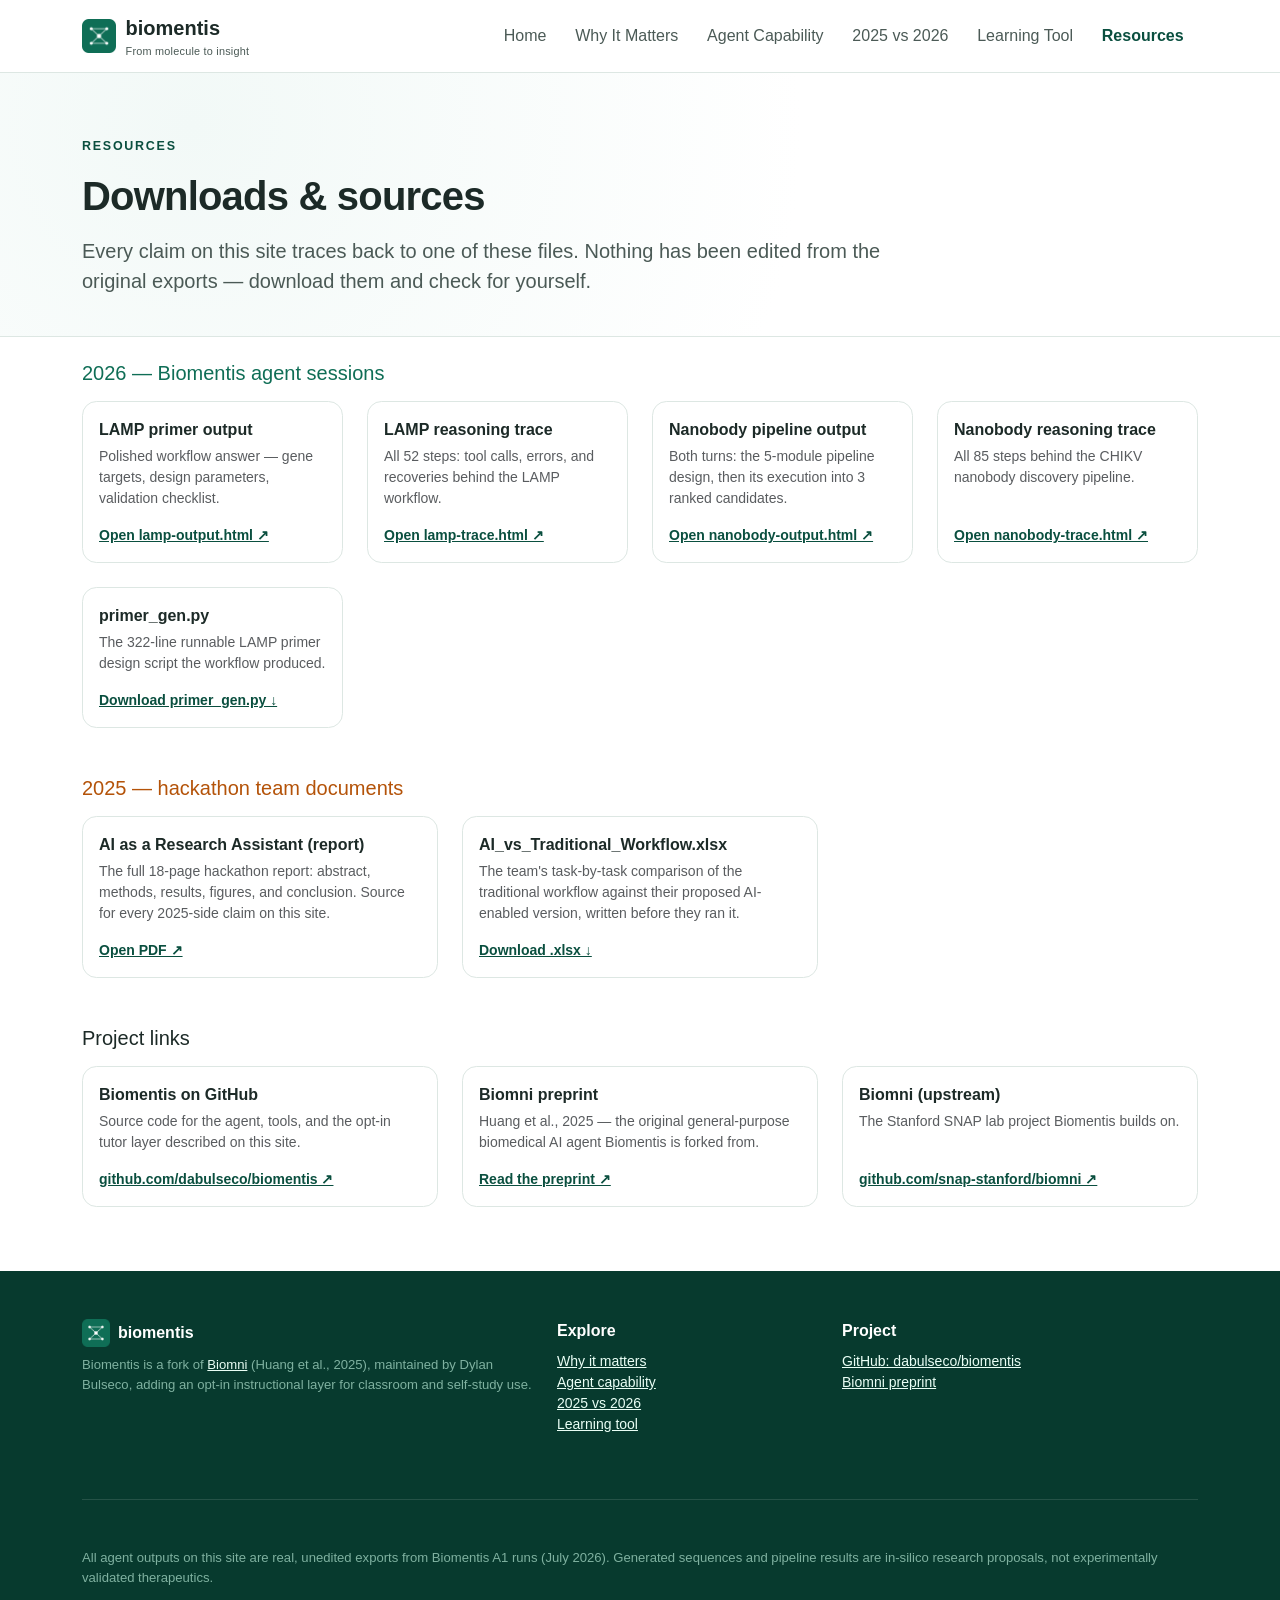
<file: agentic/resources.html>
<!doctype html>
<html lang="en">
<head>
<meta charset="UTF-8">
<meta name="viewport" content="width=device-width, initial-scale=1">
<title>Resources &amp; Downloads | Biomentis</title>
<meta name="description" content="Download the original 2025 hackathon report and workflow comparison, the raw Biomentis agent transcripts, and links to the Biomentis project.">
<link href="assets/img/favicon-32.png" rel="icon" sizes="32x32" type="image/png">
<link href="assets/img/favicon-180.png" rel="apple-touch-icon">
<link href="https://cdn.jsdelivr.net/npm/bootstrap@5.3.3/dist/css/bootstrap.min.css" rel="stylesheet">
<link href="assets/css/site.css" rel="stylesheet">
</head>
<body>

<nav class="navbar navbar-expand-lg navbar-biomentis sticky-top py-2">
  <div class="container">
    <a class="navbar-brand" href="index.html">
      <img src="assets/img/biomentis-icon.png" alt="Biomentis">
      <span>biomentis<span class="tagline">From molecule to insight</span></span>
    </a>
    <button class="navbar-toggler" type="button" data-bs-toggle="collapse" data-bs-target="#mainNav" aria-controls="mainNav" aria-expanded="false" aria-label="Toggle navigation">
      <span class="navbar-toggler-icon"></span>
    </button>
    <div class="collapse navbar-collapse" id="mainNav">
      <ul class="navbar-nav ms-auto">
        <li class="nav-item"><a class="nav-link" href="index.html">Home</a></li>
        <li class="nav-item"><a class="nav-link" href="impact.html">Why It Matters</a></li>
        <li class="nav-item"><a class="nav-link" href="agent-capability.html">Agent Capability</a></li>
        <li class="nav-item"><a class="nav-link" href="comparison.html">2025 vs 2026</a></li>
        <li class="nav-item"><a class="nav-link" href="learning.html">Learning Tool</a></li>
        <li class="nav-item"><a class="nav-link active" aria-current="page" href="resources.html">Resources</a></li>
      </ul>
    </div>
  </div>
</nav>

<header class="hero section-pad pb-4">
  <div class="container">
    <div class="eyebrow mb-3">Resources</div>
    <h1 class="display-6 mb-3">Downloads &amp; sources</h1>
    <p class="lead lead-muted" style="max-width:50rem;">
      Every claim on this site traces back to one of these files. Nothing has been edited from the original
      exports &mdash; download them and check for yourself.
    </p>
  </div>
</header>

<section class="section-pad pt-4">
  <div class="container">
    <h2 class="h5 mb-3 text-brand">2026 &mdash; Biomentis agent sessions</h2>
    <div class="row g-4 mb-5">
      <div class="col-md-6 col-lg-3">
        <div class="figure-card p-3 h-100 d-flex flex-column">
          <div class="fw-bold mb-1">LAMP primer output</div>
          <p class="text-muted small flex-grow-1">Polished workflow answer &mdash; gene targets, design parameters, validation checklist.</p>
          <a href="assets/outputs/lamp-output.html" target="_blank" rel="noopener" class="fw-semibold small">Open lamp-output.html ↗</a>
        </div>
      </div>
      <div class="col-md-6 col-lg-3">
        <div class="figure-card p-3 h-100 d-flex flex-column">
          <div class="fw-bold mb-1">LAMP reasoning trace</div>
          <p class="text-muted small flex-grow-1">All 52 steps: tool calls, errors, and recoveries behind the LAMP workflow.</p>
          <a href="assets/outputs/lamp-trace.html" target="_blank" rel="noopener" class="fw-semibold small">Open lamp-trace.html ↗</a>
        </div>
      </div>
      <div class="col-md-6 col-lg-3">
        <div class="figure-card p-3 h-100 d-flex flex-column">
          <div class="fw-bold mb-1">Nanobody pipeline output</div>
          <p class="text-muted small flex-grow-1">Both turns: the 5-module pipeline design, then its execution into 3 ranked candidates.</p>
          <a href="assets/outputs/nanobody-output.html" target="_blank" rel="noopener" class="fw-semibold small">Open nanobody-output.html ↗</a>
        </div>
      </div>
      <div class="col-md-6 col-lg-3">
        <div class="figure-card p-3 h-100 d-flex flex-column">
          <div class="fw-bold mb-1">Nanobody reasoning trace</div>
          <p class="text-muted small flex-grow-1">All 85 steps behind the CHIKV nanobody discovery pipeline.</p>
          <a href="assets/outputs/nanobody-trace.html" target="_blank" rel="noopener" class="fw-semibold small">Open nanobody-trace.html ↗</a>
        </div>
      </div>
      <div class="col-md-6 col-lg-3">
        <div class="figure-card p-3 h-100 d-flex flex-column">
          <div class="fw-bold mb-1">primer_gen.py</div>
          <p class="text-muted small flex-grow-1">The 322-line runnable LAMP primer design script the workflow produced.</p>
          <a href="assets/code/primer_gen.py" download class="fw-semibold small">Download primer_gen.py &darr;</a>
        </div>
      </div>
    </div>

    <h2 class="h5 mb-3 text-legacy">2025 &mdash; hackathon team documents</h2>
    <div class="row g-4 mb-5">
      <div class="col-md-6 col-lg-4">
        <div class="figure-card p-3 h-100 d-flex flex-column">
          <div class="fw-bold mb-1">AI as a Research Assistant (report)</div>
          <p class="text-muted small flex-grow-1">The full 18-page hackathon report: abstract, methods, results, figures, and conclusion. Source for every 2025-side claim on this site.</p>
          <a href="assets/docs/AI-as-a-ResearchAssistant_final.pdf" target="_blank" rel="noopener" class="fw-semibold small">Open PDF ↗</a>
        </div>
      </div>
      <div class="col-md-6 col-lg-4">
        <div class="figure-card p-3 h-100 d-flex flex-column">
          <div class="fw-bold mb-1">AI_vs_Traditional_Workflow.xlsx</div>
          <p class="text-muted small flex-grow-1">The team's task-by-task comparison of the traditional workflow against their proposed AI-enabled version, written before they ran it.</p>
          <a href="assets/docs/AI_vs_Traditional_Workflow.xlsx" download class="fw-semibold small">Download .xlsx &darr;</a>
        </div>
      </div>
    </div>

    <h2 class="h5 mb-3">Project links</h2>
    <div class="row g-4">
      <div class="col-md-6 col-lg-4">
        <div class="figure-card p-3 h-100 d-flex flex-column">
          <div class="fw-bold mb-1">Biomentis on GitHub</div>
          <p class="text-muted small flex-grow-1">Source code for the agent, tools, and the opt-in tutor layer described on this site.</p>
          <a href="https://github.com/dabulseco/biomentis" target="_blank" rel="noopener" class="fw-semibold small">github.com/dabulseco/biomentis ↗</a>
        </div>
      </div>
      <div class="col-md-6 col-lg-4">
        <div class="figure-card p-3 h-100 d-flex flex-column">
          <div class="fw-bold mb-1">Biomni preprint</div>
          <p class="text-muted small flex-grow-1">Huang et al., 2025 &mdash; the original general-purpose biomedical AI agent Biomentis is forked from.</p>
          <a href="https://www.biorxiv.org/content/10.1101/2025.05.30.656746v1" target="_blank" rel="noopener" class="fw-semibold small">Read the preprint ↗</a>
        </div>
      </div>
      <div class="col-md-6 col-lg-4">
        <div class="figure-card p-3 h-100 d-flex flex-column">
          <div class="fw-bold mb-1">Biomni (upstream)</div>
          <p class="text-muted small flex-grow-1">The Stanford SNAP lab project Biomentis builds on.</p>
          <a href="https://github.com/snap-stanford/biomni" target="_blank" rel="noopener" class="fw-semibold small">github.com/snap-stanford/biomni ↗</a>
        </div>
      </div>
    </div>
  </div>
</section>

<footer class="site-footer py-5">
  <div class="container">
    <div class="row gy-4">
      <div class="col-md-5">
        <div class="d-flex align-items-center gap-2 mb-2">
          <img src="assets/img/biomentis-icon.png" alt="" style="height:28px;width:28px;">
          <strong class="text-white">biomentis</strong>
        </div>
        <p class="fine-print mb-0">Biomentis is a fork of <a href="https://github.com/snap-stanford/biomni" target="_blank" rel="noopener">Biomni</a> (Huang et al., 2025), maintained by Dylan Bulseco, adding an opt-in instructional layer for classroom and self-study use.</p>
      </div>
      <div class="col-md-3">
        <div class="fw-bold text-white mb-2">Explore</div>
        <ul class="list-unstyled small">
          <li><a href="impact.html">Why it matters</a></li>
          <li><a href="agent-capability.html">Agent capability</a></li>
          <li><a href="comparison.html">2025 vs 2026</a></li>
          <li><a href="learning.html">Learning tool</a></li>
        </ul>
      </div>
      <div class="col-md-4">
        <div class="fw-bold text-white mb-2">Project</div>
        <ul class="list-unstyled small">
          <li><a href="https://github.com/dabulseco/biomentis" target="_blank" rel="noopener">GitHub: dabulseco/biomentis</a></li>
          <li><a href="https://www.biorxiv.org/content/10.1101/2025.05.30.656746v1" target="_blank" rel="noopener">Biomni preprint</a></li>
        </ul>
      </div>
    </div>
    <div class="kicker-line" style="border-color: rgba(255,255,255,0.12);"></div>
    <p class="fine-print mb-0">All agent outputs on this site are real, unedited exports from Biomentis A1 runs (July 2026). Generated sequences and pipeline results are in-silico research proposals, not experimentally validated therapeutics.</p>
  </div>
</footer>

<script src="https://cdn.jsdelivr.net/npm/bootstrap@5.3.3/dist/js/bootstrap.bundle.min.js"></script>
</body>
</html>
</file>
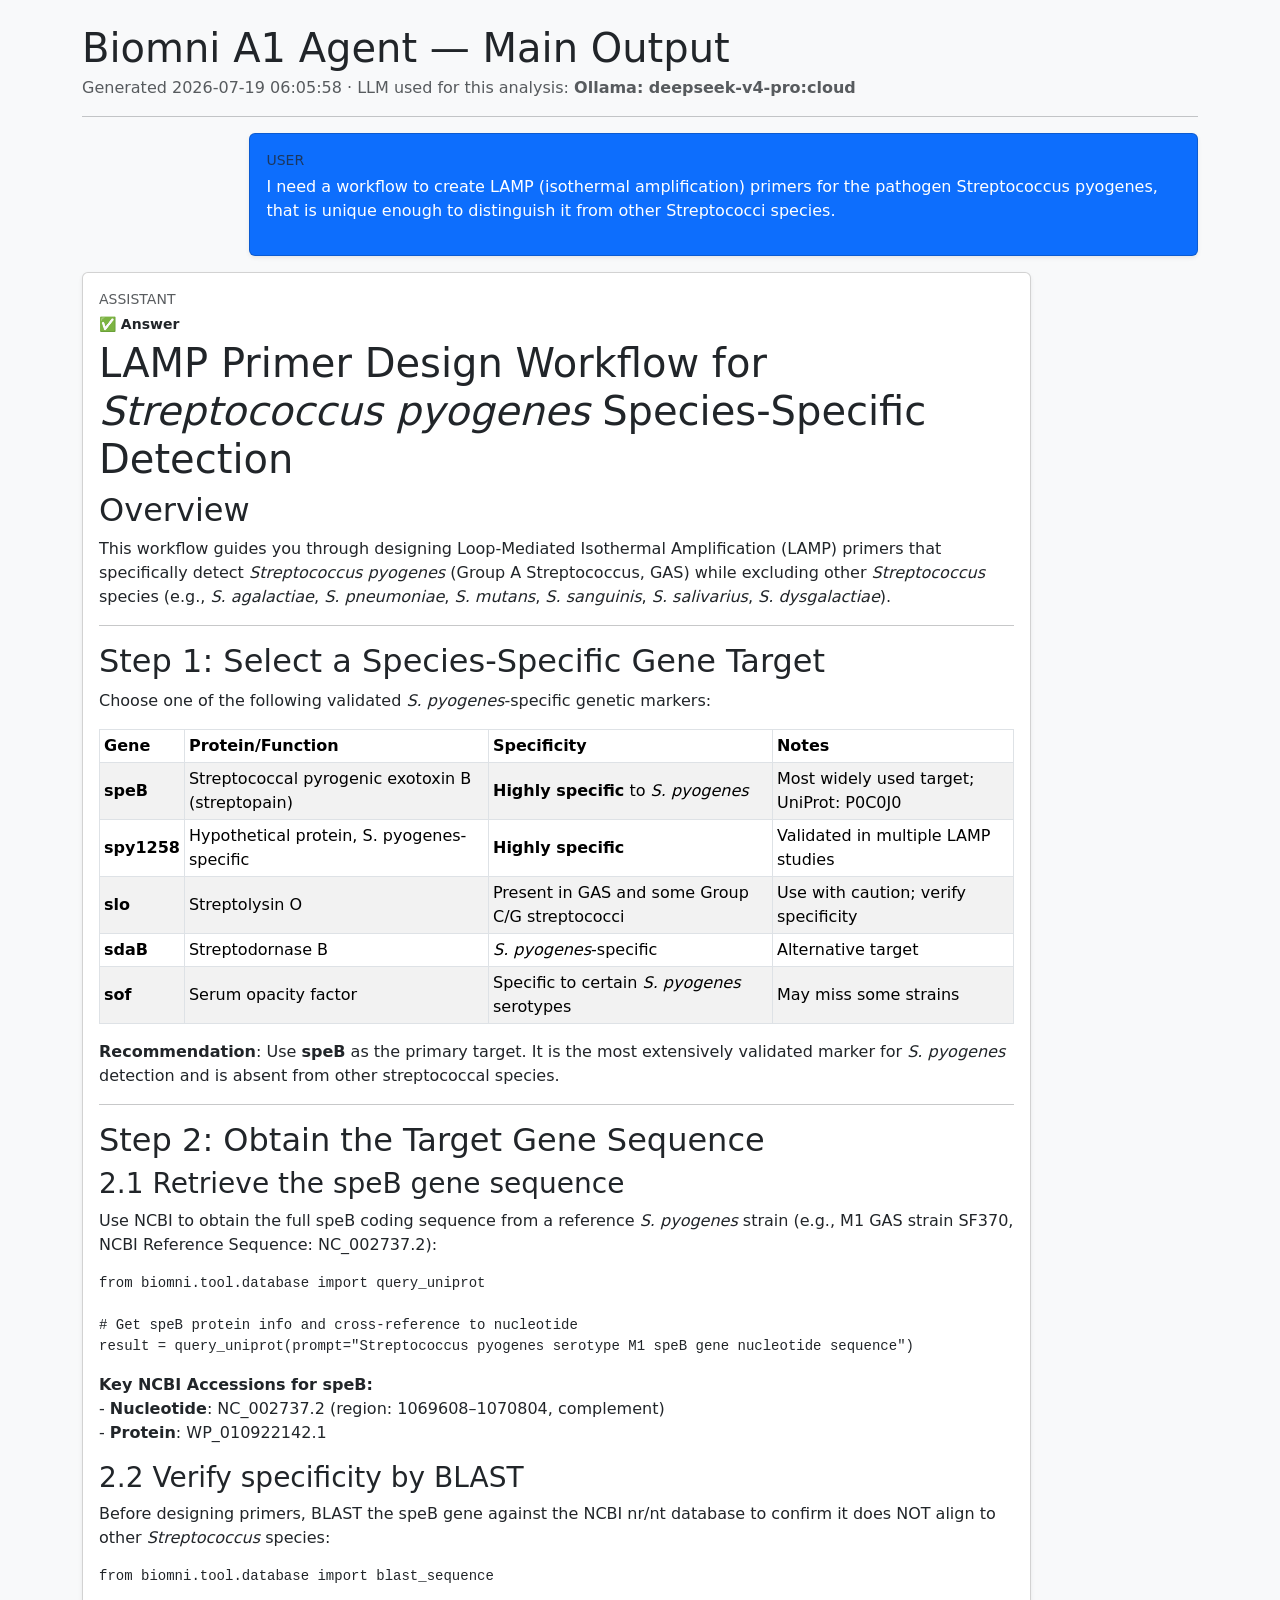
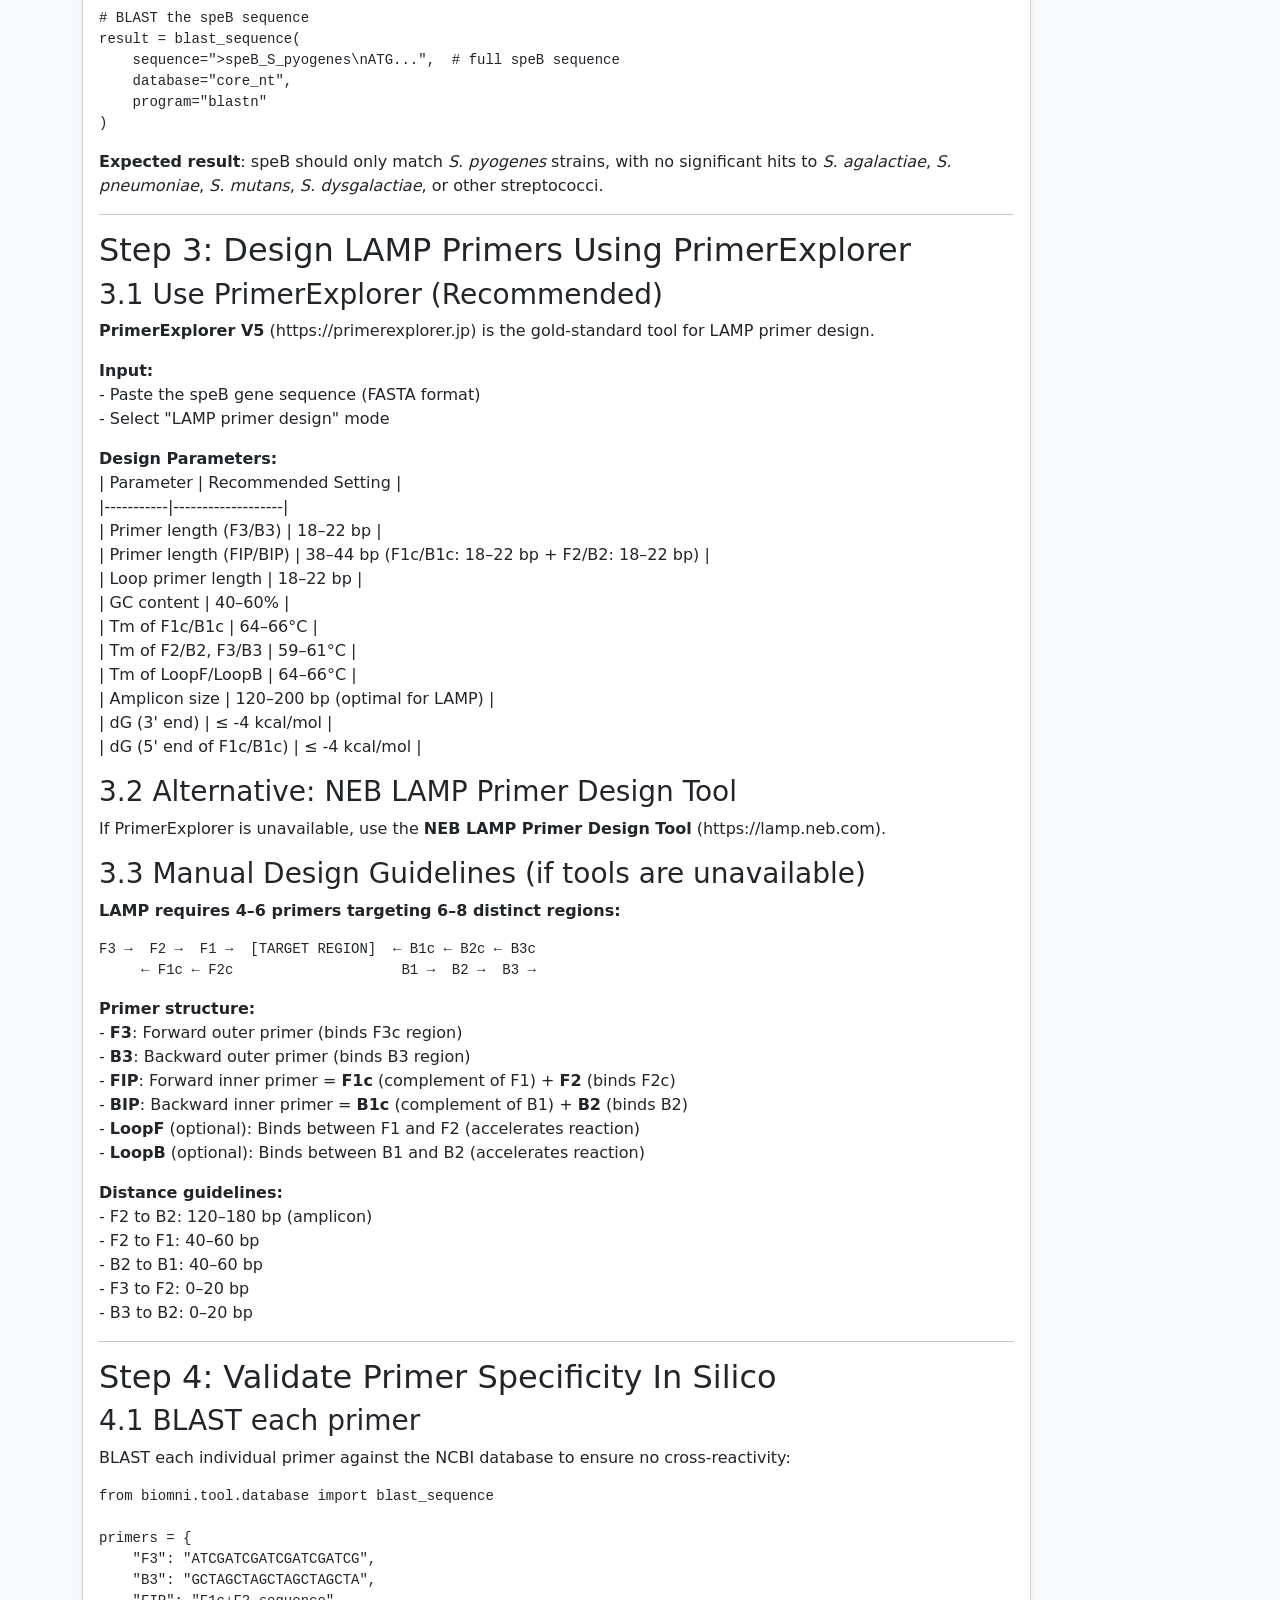
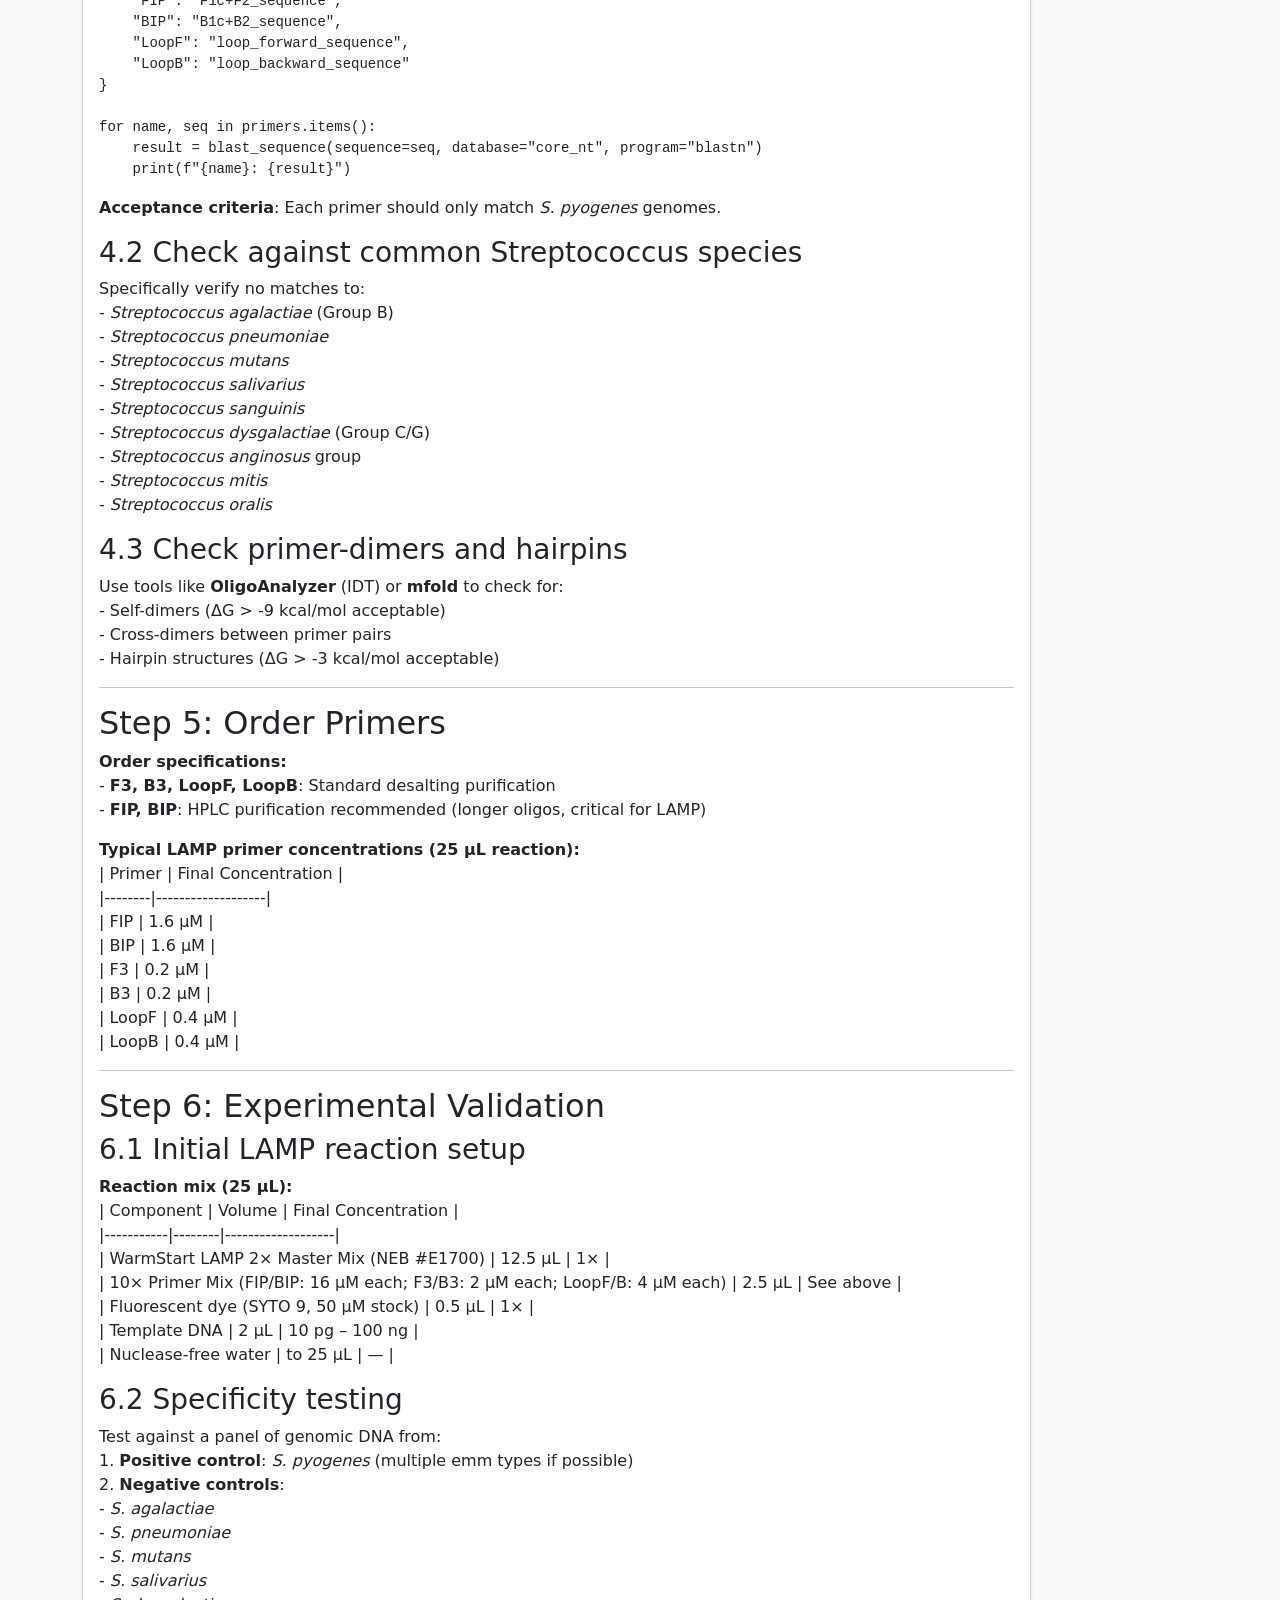
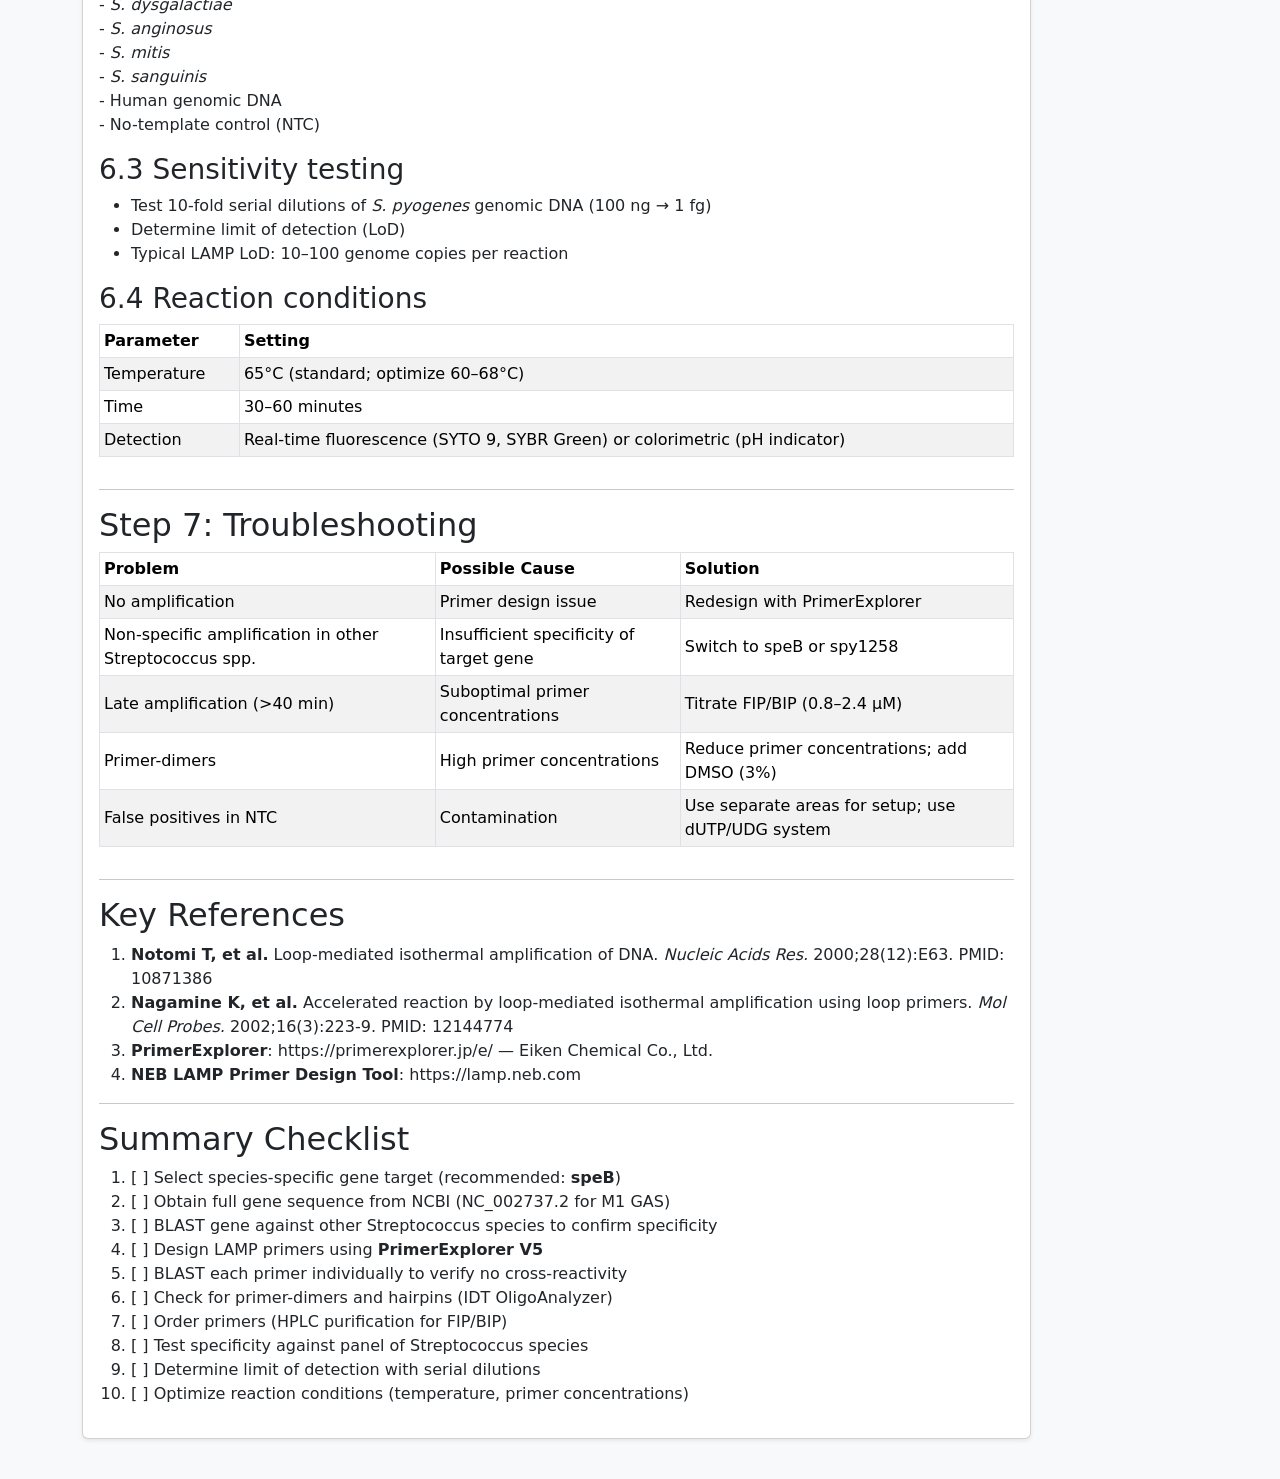
<file: agentic/assets/outputs/lamp-output.html>
<!doctype html>
<html lang="en">
<head>
<meta charset="UTF-8">
<meta name="viewport" content="width=device-width, initial-scale=1">
<title>Biomni A1 Agent — Main Output</title>
<link href="https://cdn.jsdelivr.net/npm/bootstrap@5.3.3/dist/css/bootstrap.min.css" rel="stylesheet">
</head>
<body class="bg-body-tertiary">
<div class="container py-4">
  <h1 class="mb-1">Biomni A1 Agent — Main Output</h1>
  <p class="text-muted">
    Generated 2026-07-19 06:05:58 &middot; LLM used for this analysis: <strong>Ollama: deepseek-v4-pro:cloud</strong>
  </p>
  <hr>
  <div class="d-flex flex-column">
    
      <div class="d-flex mb-3 ms-auto" style="max-width: 85%;">
        <div class="card bg-primary text-white shadow-sm w-100">
          <div class="card-body">
            <div class="text-uppercase text-muted small mb-1">user</div>
            
            <p>I need a workflow to create LAMP (isothermal amplification) primers for the pathogen Streptococcus pyogenes, that is unique enough to distinguish it from other Streptococci species.</p>
          </div>
        </div>
      </div>
      <div class="d-flex mb-3 me-auto" style="max-width: 85%;">
        <div class="card bg-white shadow-sm w-100">
          <div class="card-body">
            <div class="text-uppercase text-muted small mb-1">assistant</div>
            <div class="fw-semibold small mb-1">✅ Answer</div>
            <h1>LAMP Primer Design Workflow for <em>Streptococcus pyogenes</em> Species-Specific Detection</h1>
<h2>Overview</h2>
<p>This workflow guides you through designing Loop-Mediated Isothermal Amplification (LAMP) primers that specifically detect <em>Streptococcus pyogenes</em> (Group A Streptococcus, GAS) while excluding other <em>Streptococcus</em> species (e.g., <em>S. agalactiae</em>, <em>S. pneumoniae</em>, <em>S. mutans</em>, <em>S. sanguinis</em>, <em>S. salivarius</em>, <em>S. dysgalactiae</em>).</p>
<hr />
<h2>Step 1: Select a Species-Specific Gene Target</h2>
<p>Choose one of the following validated <em>S. pyogenes</em>-specific genetic markers:</p>
<div class="table-responsive"><table class="table table-striped table-bordered table-sm align-middle">
<thead>
<tr>
<th>Gene</th>
<th>Protein/Function</th>
<th>Specificity</th>
<th>Notes</th>
</tr>
</thead>
<tbody>
<tr>
<td><strong>speB</strong></td>
<td>Streptococcal pyrogenic exotoxin B (streptopain)</td>
<td><strong>Highly specific</strong> to <em>S. pyogenes</em></td>
<td>Most widely used target; UniProt: P0C0J0</td>
</tr>
<tr>
<td><strong>spy1258</strong></td>
<td>Hypothetical protein, S. pyogenes-specific</td>
<td><strong>Highly specific</strong></td>
<td>Validated in multiple LAMP studies</td>
</tr>
<tr>
<td><strong>slo</strong></td>
<td>Streptolysin O</td>
<td>Present in GAS and some Group C/G streptococci</td>
<td>Use with caution; verify specificity</td>
</tr>
<tr>
<td><strong>sdaB</strong></td>
<td>Streptodornase B</td>
<td><em>S. pyogenes</em>-specific</td>
<td>Alternative target</td>
</tr>
<tr>
<td><strong>sof</strong></td>
<td>Serum opacity factor</td>
<td>Specific to certain <em>S. pyogenes</em> serotypes</td>
<td>May miss some strains</td>
</tr>
</tbody>
</table></div>
<p><strong>Recommendation</strong>: Use <strong>speB</strong> as the primary target. It is the most extensively validated marker for <em>S. pyogenes</em> detection and is absent from other streptococcal species.</p>
<hr />
<h2>Step 2: Obtain the Target Gene Sequence</h2>
<h3>2.1 Retrieve the speB gene sequence</h3>
<p>Use NCBI to obtain the full speB coding sequence from a reference <em>S. pyogenes</em> strain (e.g., M1 GAS strain SF370, NCBI Reference Sequence: NC_002737.2):</p>
<pre><code class="language-python">from biomni.tool.database import query_uniprot

# Get speB protein info and cross-reference to nucleotide
result = query_uniprot(prompt=&quot;Streptococcus pyogenes serotype M1 speB gene nucleotide sequence&quot;)
</code></pre>
<p><strong>Key NCBI Accessions for speB:</strong><br />
- <strong>Nucleotide</strong>: NC_002737.2 (region: 1069608–1070804, complement)<br />
- <strong>Protein</strong>: WP_010922142.1</p>
<h3>2.2 Verify specificity by BLAST</h3>
<p>Before designing primers, BLAST the speB gene against the NCBI nr/nt database to confirm it does NOT align to other <em>Streptococcus</em> species:</p>
<pre><code class="language-python">from biomni.tool.database import blast_sequence

# BLAST the speB sequence
result = blast_sequence(
    sequence=&quot;&gt;speB_S_pyogenes\nATG...&quot;,  # full speB sequence
    database=&quot;core_nt&quot;,
    program=&quot;blastn&quot;
)
</code></pre>
<p><strong>Expected result</strong>: speB should only match <em>S. pyogenes</em> strains, with no significant hits to <em>S. agalactiae</em>, <em>S. pneumoniae</em>, <em>S. mutans</em>, <em>S. dysgalactiae</em>, or other streptococci.</p>
<hr />
<h2>Step 3: Design LAMP Primers Using PrimerExplorer</h2>
<h3>3.1 Use PrimerExplorer (Recommended)</h3>
<p><strong>PrimerExplorer V5</strong> (https://primerexplorer.jp) is the gold-standard tool for LAMP primer design.</p>
<p><strong>Input:</strong><br />
- Paste the speB gene sequence (FASTA format)<br />
- Select "LAMP primer design" mode</p>
<p><strong>Design Parameters:</strong><br />
| Parameter | Recommended Setting |<br />
|-----------|-------------------|<br />
| Primer length (F3/B3) | 18–22 bp |<br />
| Primer length (FIP/BIP) | 38–44 bp (F1c/B1c: 18–22 bp + F2/B2: 18–22 bp) |<br />
| Loop primer length | 18–22 bp |<br />
| GC content | 40–60% |<br />
| Tm of F1c/B1c | 64–66°C |<br />
| Tm of F2/B2, F3/B3 | 59–61°C |<br />
| Tm of LoopF/LoopB | 64–66°C |<br />
| Amplicon size | 120–200 bp (optimal for LAMP) |<br />
| dG (3' end) | ≤ -4 kcal/mol |<br />
| dG (5' end of F1c/B1c) | ≤ -4 kcal/mol |</p>
<h3>3.2 Alternative: NEB LAMP Primer Design Tool</h3>
<p>If PrimerExplorer is unavailable, use the <strong>NEB LAMP Primer Design Tool</strong> (https://lamp.neb.com).</p>
<h3>3.3 Manual Design Guidelines (if tools are unavailable)</h3>
<p><strong>LAMP requires 4–6 primers targeting 6–8 distinct regions:</strong></p>
<pre><code>F3 →  F2 →  F1 →  [TARGET REGION]  ← B1c ← B2c ← B3c
     ← F1c ← F2c                    B1 →  B2 →  B3 →
</code></pre>
<p><strong>Primer structure:</strong><br />
- <strong>F3</strong>: Forward outer primer (binds F3c region)<br />
- <strong>B3</strong>: Backward outer primer (binds B3 region)<br />
- <strong>FIP</strong>: Forward inner primer = <strong>F1c</strong> (complement of F1) + <strong>F2</strong> (binds F2c)<br />
- <strong>BIP</strong>: Backward inner primer = <strong>B1c</strong> (complement of B1) + <strong>B2</strong> (binds B2)<br />
- <strong>LoopF</strong> (optional): Binds between F1 and F2 (accelerates reaction)<br />
- <strong>LoopB</strong> (optional): Binds between B1 and B2 (accelerates reaction)</p>
<p><strong>Distance guidelines:</strong><br />
- F2 to B2: 120–180 bp (amplicon)<br />
- F2 to F1: 40–60 bp<br />
- B2 to B1: 40–60 bp<br />
- F3 to F2: 0–20 bp<br />
- B3 to B2: 0–20 bp</p>
<hr />
<h2>Step 4: Validate Primer Specificity In Silico</h2>
<h3>4.1 BLAST each primer</h3>
<p>BLAST each individual primer against the NCBI database to ensure no cross-reactivity:</p>
<pre><code class="language-python">from biomni.tool.database import blast_sequence

primers = {
    &quot;F3&quot;: &quot;ATCGATCGATCGATCGATCG&quot;,
    &quot;B3&quot;: &quot;GCTAGCTAGCTAGCTAGCTA&quot;,
    &quot;FIP&quot;: &quot;F1c+F2_sequence&quot;,
    &quot;BIP&quot;: &quot;B1c+B2_sequence&quot;,
    &quot;LoopF&quot;: &quot;loop_forward_sequence&quot;,
    &quot;LoopB&quot;: &quot;loop_backward_sequence&quot;
}

for name, seq in primers.items():
    result = blast_sequence(sequence=seq, database=&quot;core_nt&quot;, program=&quot;blastn&quot;)
    print(f&quot;{name}: {result}&quot;)
</code></pre>
<p><strong>Acceptance criteria</strong>: Each primer should only match <em>S. pyogenes</em> genomes.</p>
<h3>4.2 Check against common Streptococcus species</h3>
<p>Specifically verify no matches to:<br />
- <em>Streptococcus agalactiae</em> (Group B)<br />
- <em>Streptococcus pneumoniae</em><br />
- <em>Streptococcus mutans</em><br />
- <em>Streptococcus salivarius</em><br />
- <em>Streptococcus sanguinis</em><br />
- <em>Streptococcus dysgalactiae</em> (Group C/G)<br />
- <em>Streptococcus anginosus</em> group<br />
- <em>Streptococcus mitis</em><br />
- <em>Streptococcus oralis</em></p>
<h3>4.3 Check primer-dimers and hairpins</h3>
<p>Use tools like <strong>OligoAnalyzer</strong> (IDT) or <strong>mfold</strong> to check for:<br />
- Self-dimers (ΔG &gt; -9 kcal/mol acceptable)<br />
- Cross-dimers between primer pairs<br />
- Hairpin structures (ΔG &gt; -3 kcal/mol acceptable)</p>
<hr />
<h2>Step 5: Order Primers</h2>
<p><strong>Order specifications:</strong><br />
- <strong>F3, B3, LoopF, LoopB</strong>: Standard desalting purification<br />
- <strong>FIP, BIP</strong>: HPLC purification recommended (longer oligos, critical for LAMP)</p>
<p><strong>Typical LAMP primer concentrations (25 μL reaction):</strong><br />
| Primer | Final Concentration |<br />
|--------|-------------------|<br />
| FIP | 1.6 μM |<br />
| BIP | 1.6 μM |<br />
| F3 | 0.2 μM |<br />
| B3 | 0.2 μM |<br />
| LoopF | 0.4 μM |<br />
| LoopB | 0.4 μM |</p>
<hr />
<h2>Step 6: Experimental Validation</h2>
<h3>6.1 Initial LAMP reaction setup</h3>
<p><strong>Reaction mix (25 μL):</strong><br />
| Component | Volume | Final Concentration |<br />
|-----------|--------|-------------------|<br />
| WarmStart LAMP 2× Master Mix (NEB #E1700) | 12.5 μL | 1× |<br />
| 10× Primer Mix (FIP/BIP: 16 μM each; F3/B3: 2 μM each; LoopF/B: 4 μM each) | 2.5 μL | See above |<br />
| Fluorescent dye (SYTO 9, 50 μM stock) | 0.5 μL | 1× |<br />
| Template DNA | 2 μL | 10 pg – 100 ng |<br />
| Nuclease-free water | to 25 μL | — |</p>
<h3>6.2 Specificity testing</h3>
<p>Test against a panel of genomic DNA from:<br />
1. <strong>Positive control</strong>: <em>S. pyogenes</em> (multiple emm types if possible)<br />
2. <strong>Negative controls</strong>:<br />
   - <em>S. agalactiae</em><br />
   - <em>S. pneumoniae</em><br />
   - <em>S. mutans</em><br />
   - <em>S. salivarius</em><br />
   - <em>S. dysgalactiae</em><br />
   - <em>S. anginosus</em><br />
   - <em>S. mitis</em><br />
   - <em>S. sanguinis</em><br />
   - Human genomic DNA<br />
   - No-template control (NTC)</p>
<h3>6.3 Sensitivity testing</h3>
<ul>
<li>Test 10-fold serial dilutions of <em>S. pyogenes</em> genomic DNA (100 ng → 1 fg)</li>
<li>Determine limit of detection (LoD)</li>
<li>Typical LAMP LoD: 10–100 genome copies per reaction</li>
</ul>
<h3>6.4 Reaction conditions</h3>
<div class="table-responsive"><table class="table table-striped table-bordered table-sm align-middle">
<thead>
<tr>
<th>Parameter</th>
<th>Setting</th>
</tr>
</thead>
<tbody>
<tr>
<td>Temperature</td>
<td>65°C (standard; optimize 60–68°C)</td>
</tr>
<tr>
<td>Time</td>
<td>30–60 minutes</td>
</tr>
<tr>
<td>Detection</td>
<td>Real-time fluorescence (SYTO 9, SYBR Green) or colorimetric (pH indicator)</td>
</tr>
</tbody>
</table></div>
<hr />
<h2>Step 7: Troubleshooting</h2>
<div class="table-responsive"><table class="table table-striped table-bordered table-sm align-middle">
<thead>
<tr>
<th>Problem</th>
<th>Possible Cause</th>
<th>Solution</th>
</tr>
</thead>
<tbody>
<tr>
<td>No amplification</td>
<td>Primer design issue</td>
<td>Redesign with PrimerExplorer</td>
</tr>
<tr>
<td>Non-specific amplification in other Streptococcus spp.</td>
<td>Insufficient specificity of target gene</td>
<td>Switch to speB or spy1258</td>
</tr>
<tr>
<td>Late amplification (&gt;40 min)</td>
<td>Suboptimal primer concentrations</td>
<td>Titrate FIP/BIP (0.8–2.4 μM)</td>
</tr>
<tr>
<td>Primer-dimers</td>
<td>High primer concentrations</td>
<td>Reduce primer concentrations; add DMSO (3%)</td>
</tr>
<tr>
<td>False positives in NTC</td>
<td>Contamination</td>
<td>Use separate areas for setup; use dUTP/UDG system</td>
</tr>
</tbody>
</table></div>
<hr />
<h2>Key References</h2>
<ol>
<li><strong>Notomi T, et al.</strong> Loop-mediated isothermal amplification of DNA. <em>Nucleic Acids Res.</em> 2000;28(12):E63. PMID: 10871386</li>
<li><strong>Nagamine K, et al.</strong> Accelerated reaction by loop-mediated isothermal amplification using loop primers. <em>Mol Cell Probes.</em> 2002;16(3):223-9. PMID: 12144774</li>
<li><strong>PrimerExplorer</strong>: https://primerexplorer.jp/e/ — Eiken Chemical Co., Ltd.</li>
<li><strong>NEB LAMP Primer Design Tool</strong>: https://lamp.neb.com</li>
</ol>
<hr />
<h2>Summary Checklist</h2>
<ol>
<li>[ ] Select species-specific gene target (recommended: <strong>speB</strong>)</li>
<li>[ ] Obtain full gene sequence from NCBI (NC_002737.2 for M1 GAS)</li>
<li>[ ] BLAST gene against other Streptococcus species to confirm specificity</li>
<li>[ ] Design LAMP primers using <strong>PrimerExplorer V5</strong></li>
<li>[ ] BLAST each primer individually to verify no cross-reactivity</li>
<li>[ ] Check for primer-dimers and hairpins (IDT OligoAnalyzer)</li>
<li>[ ] Order primers (HPLC purification for FIP/BIP)</li>
<li>[ ] Test specificity against panel of Streptococcus species</li>
<li>[ ] Determine limit of detection with serial dilutions</li>
<li>[ ] Optimize reaction conditions (temperature, primer concentrations)</li>
</ol>
          </div>
        </div>
      </div>
  </div>
</div>
</body>
</html>
</file>
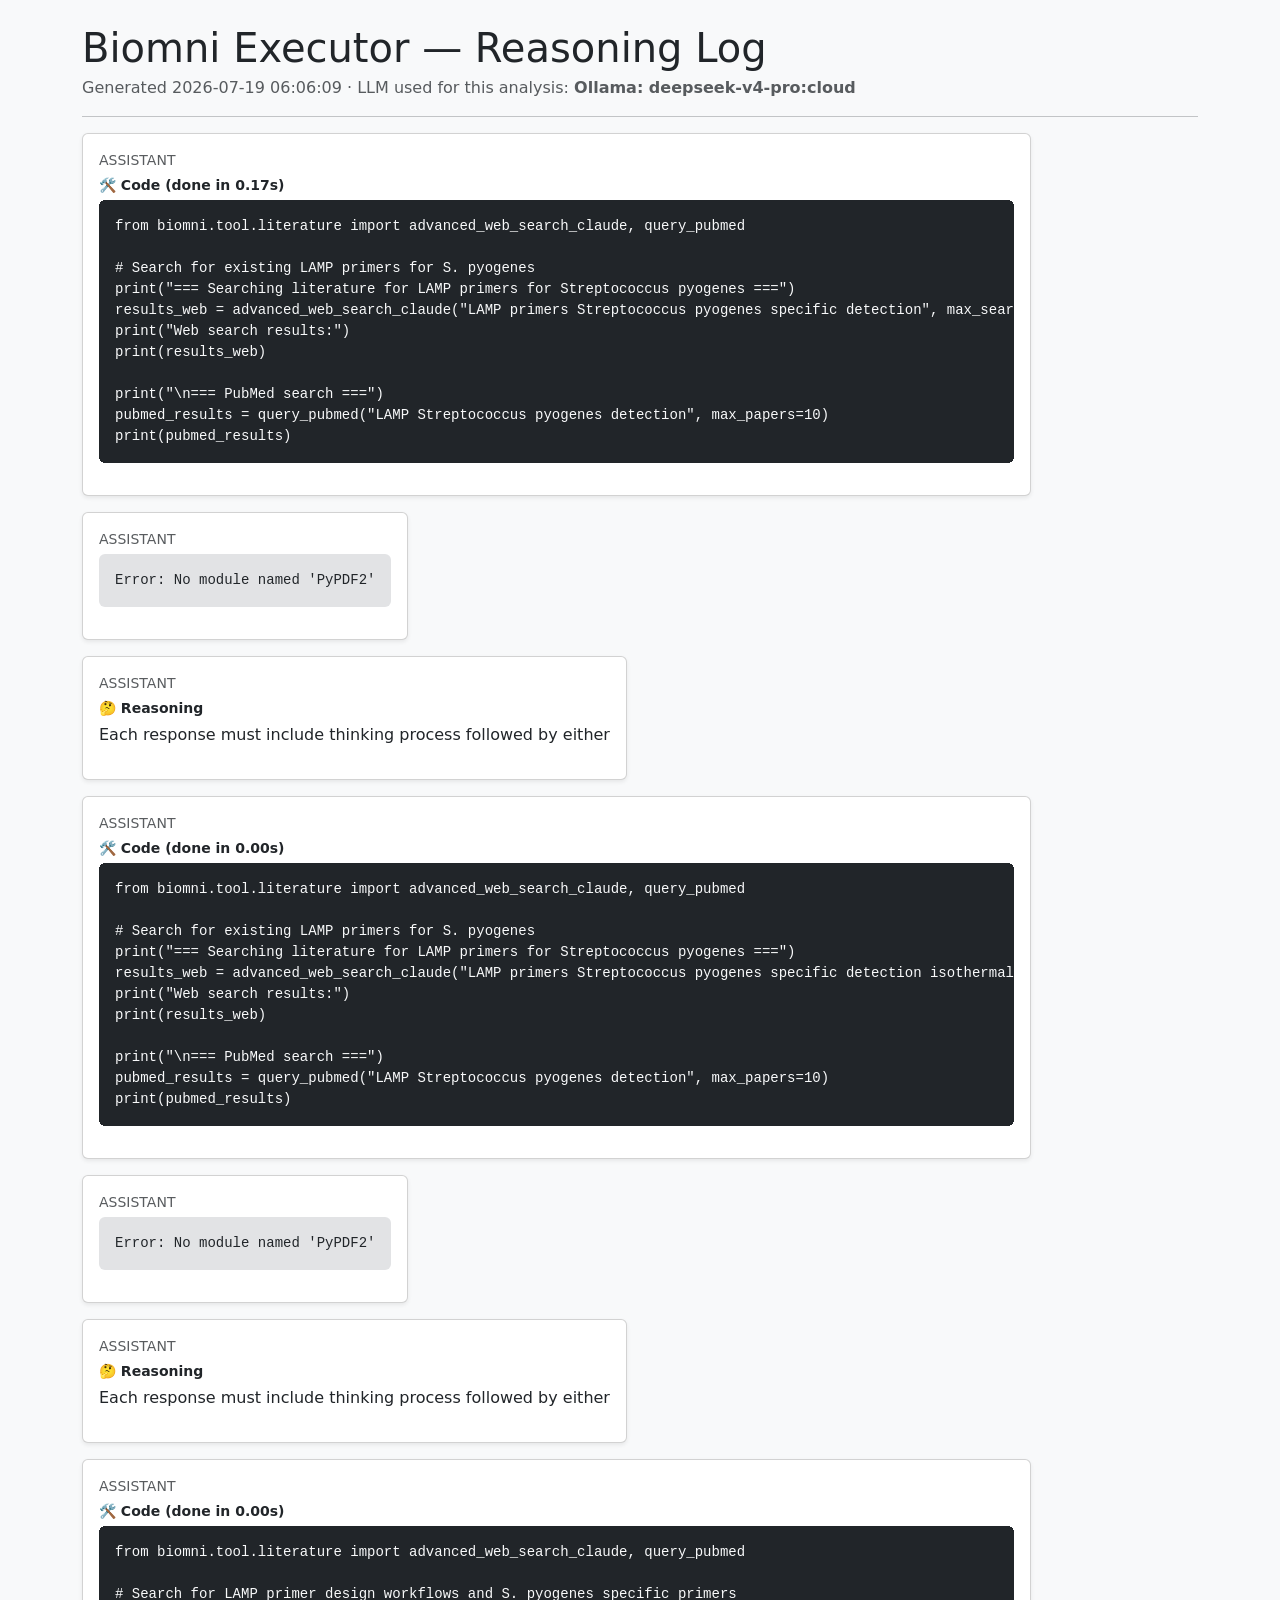
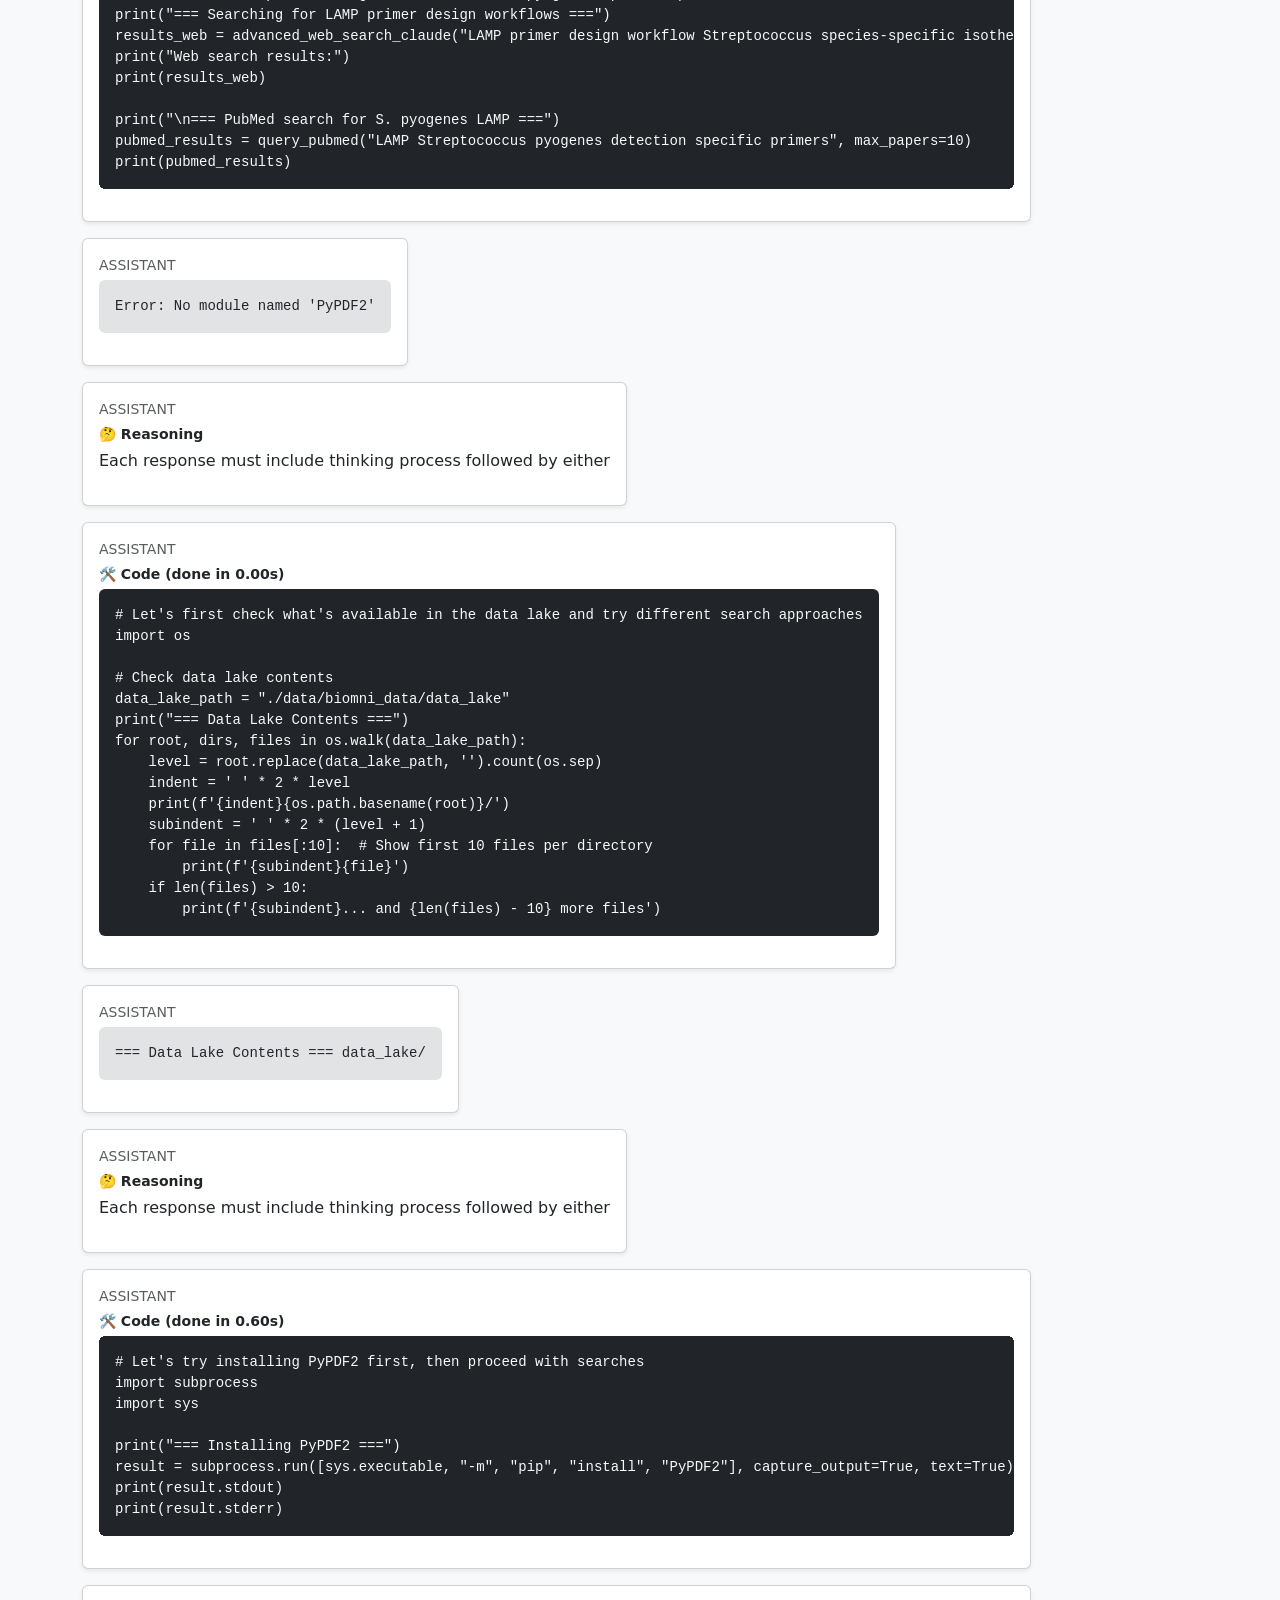
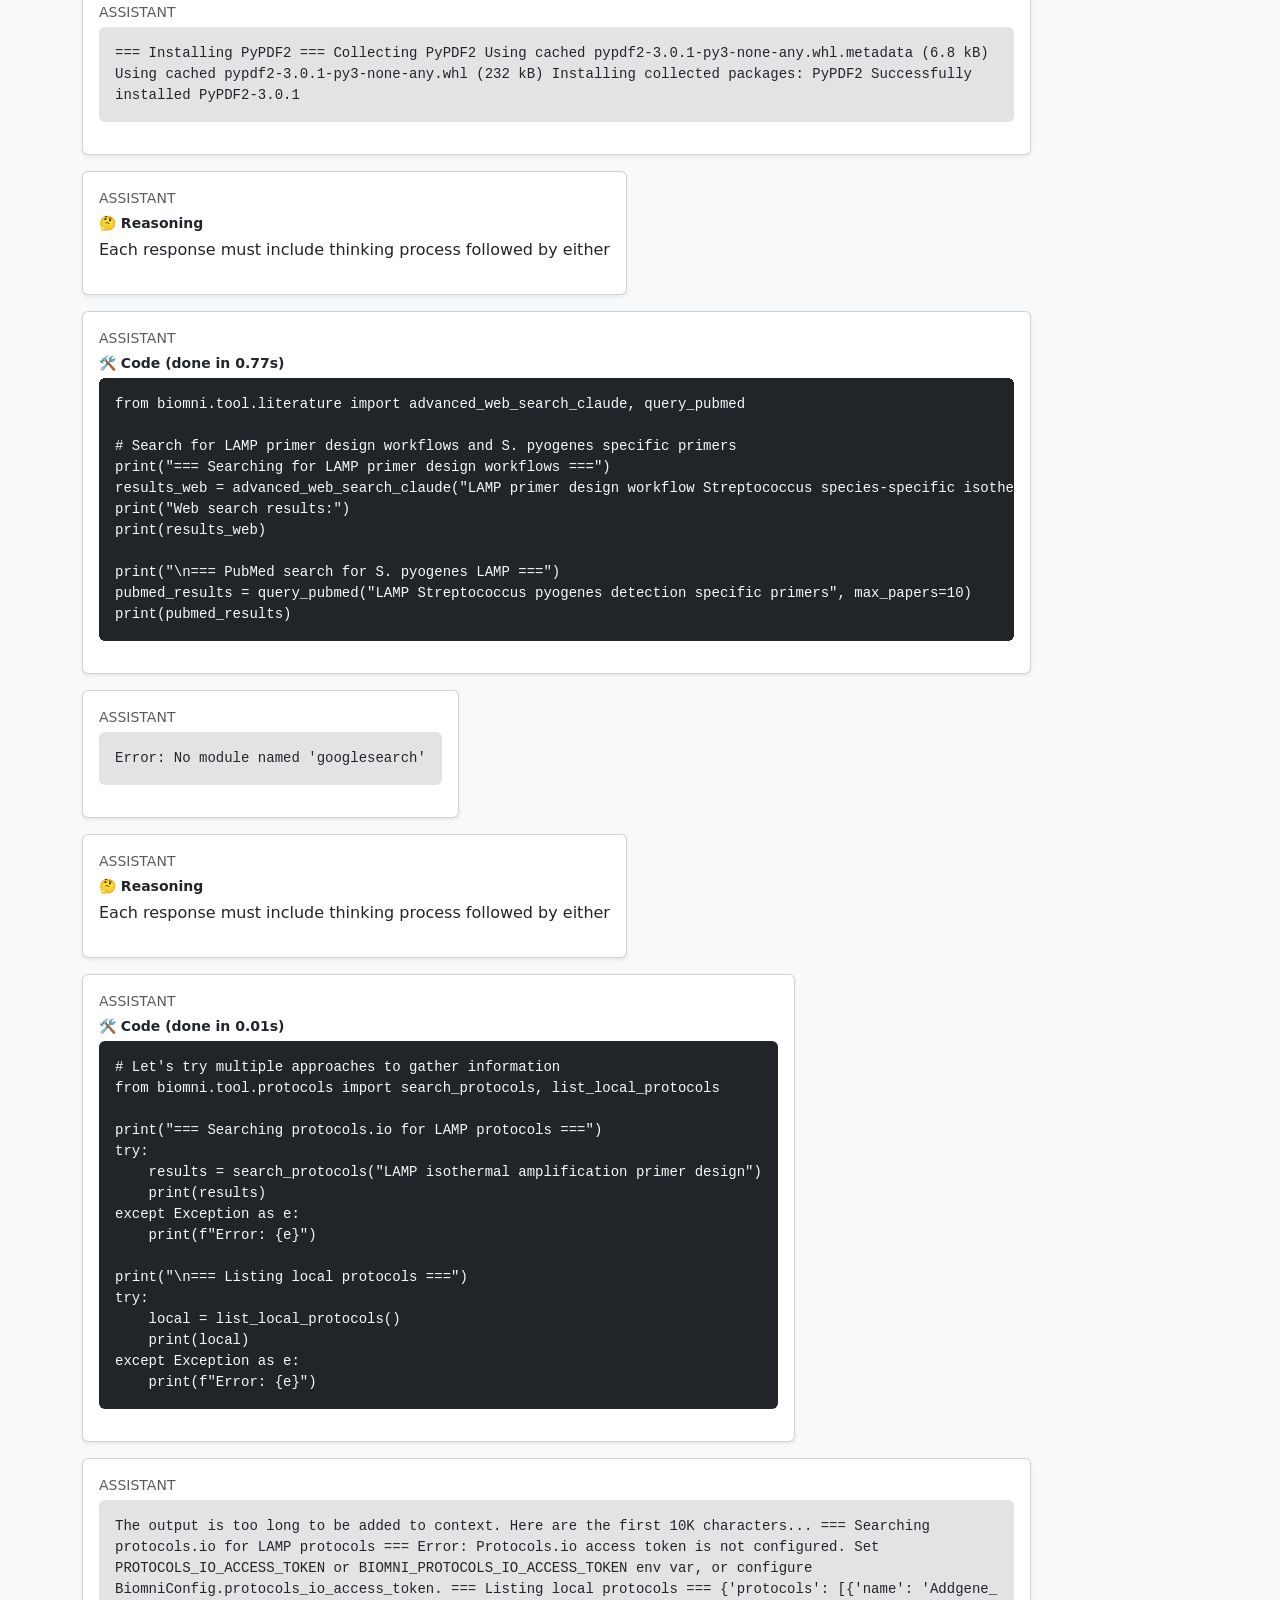
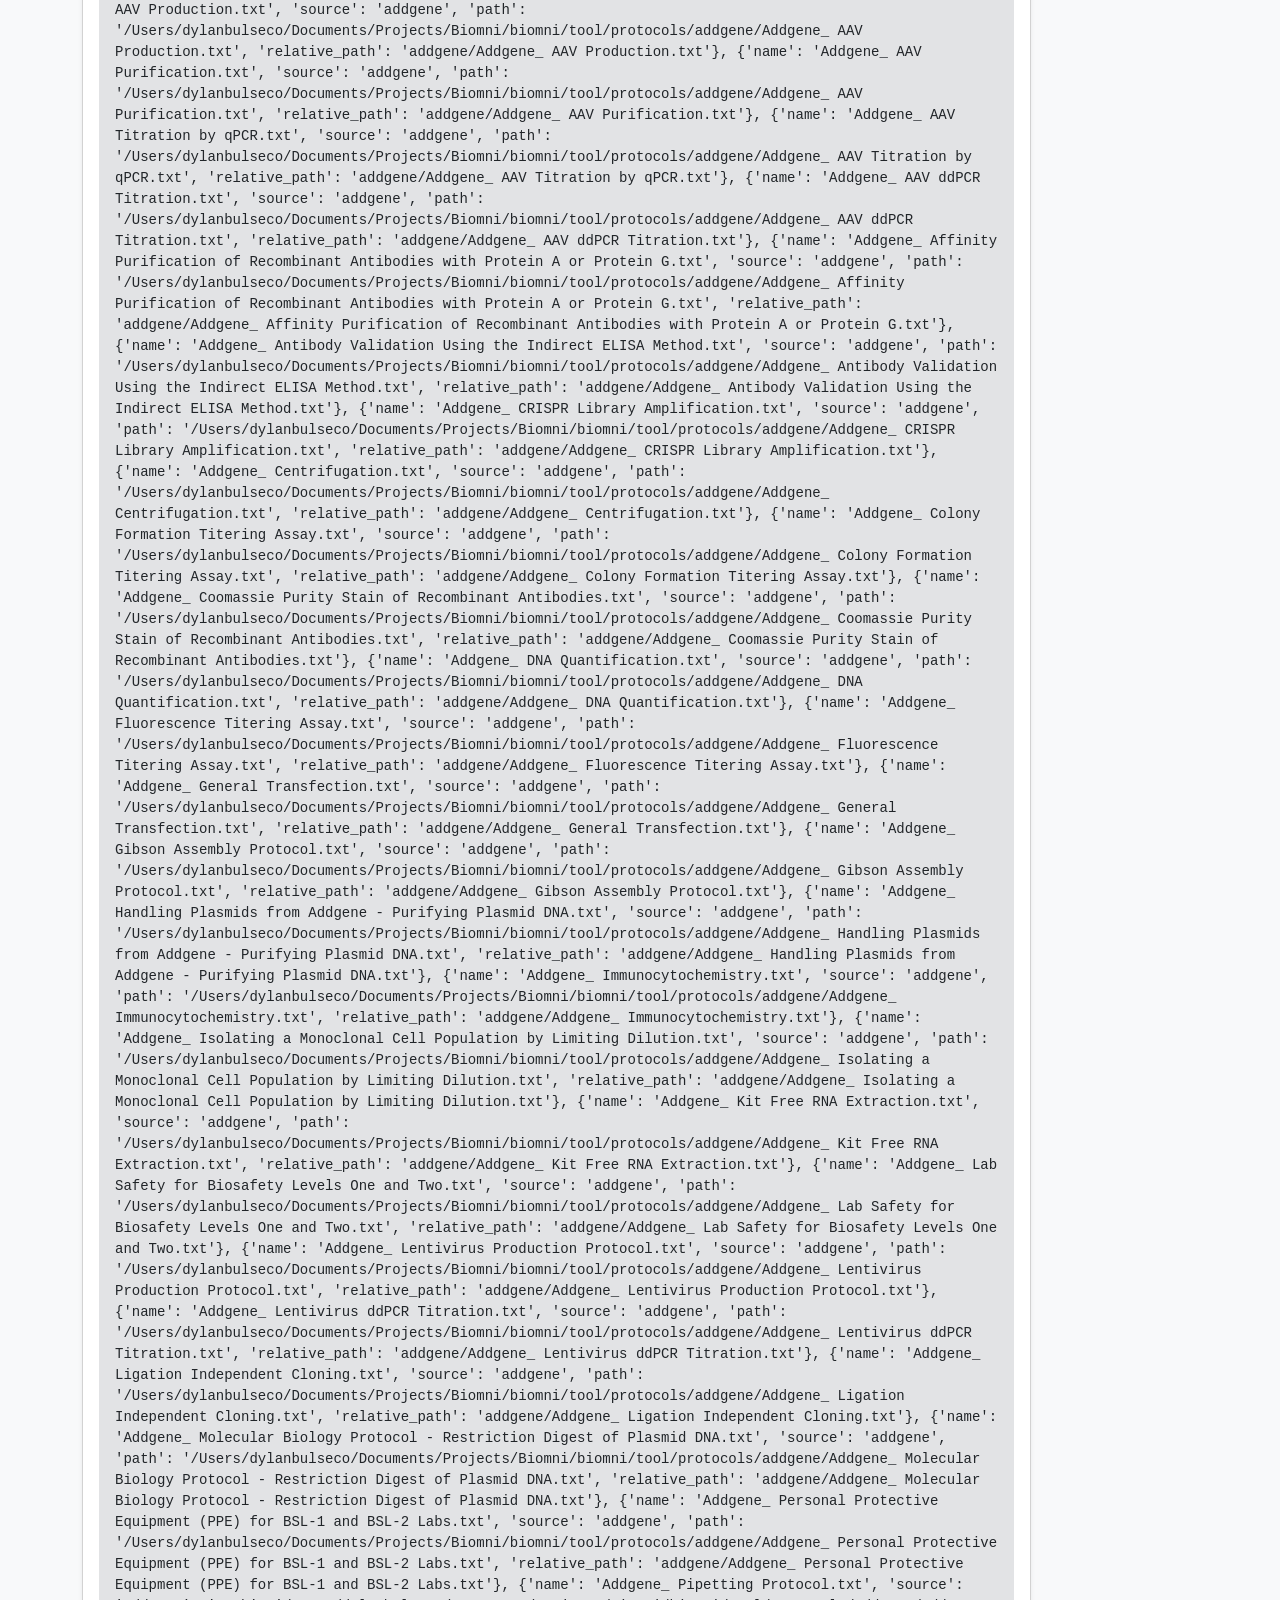
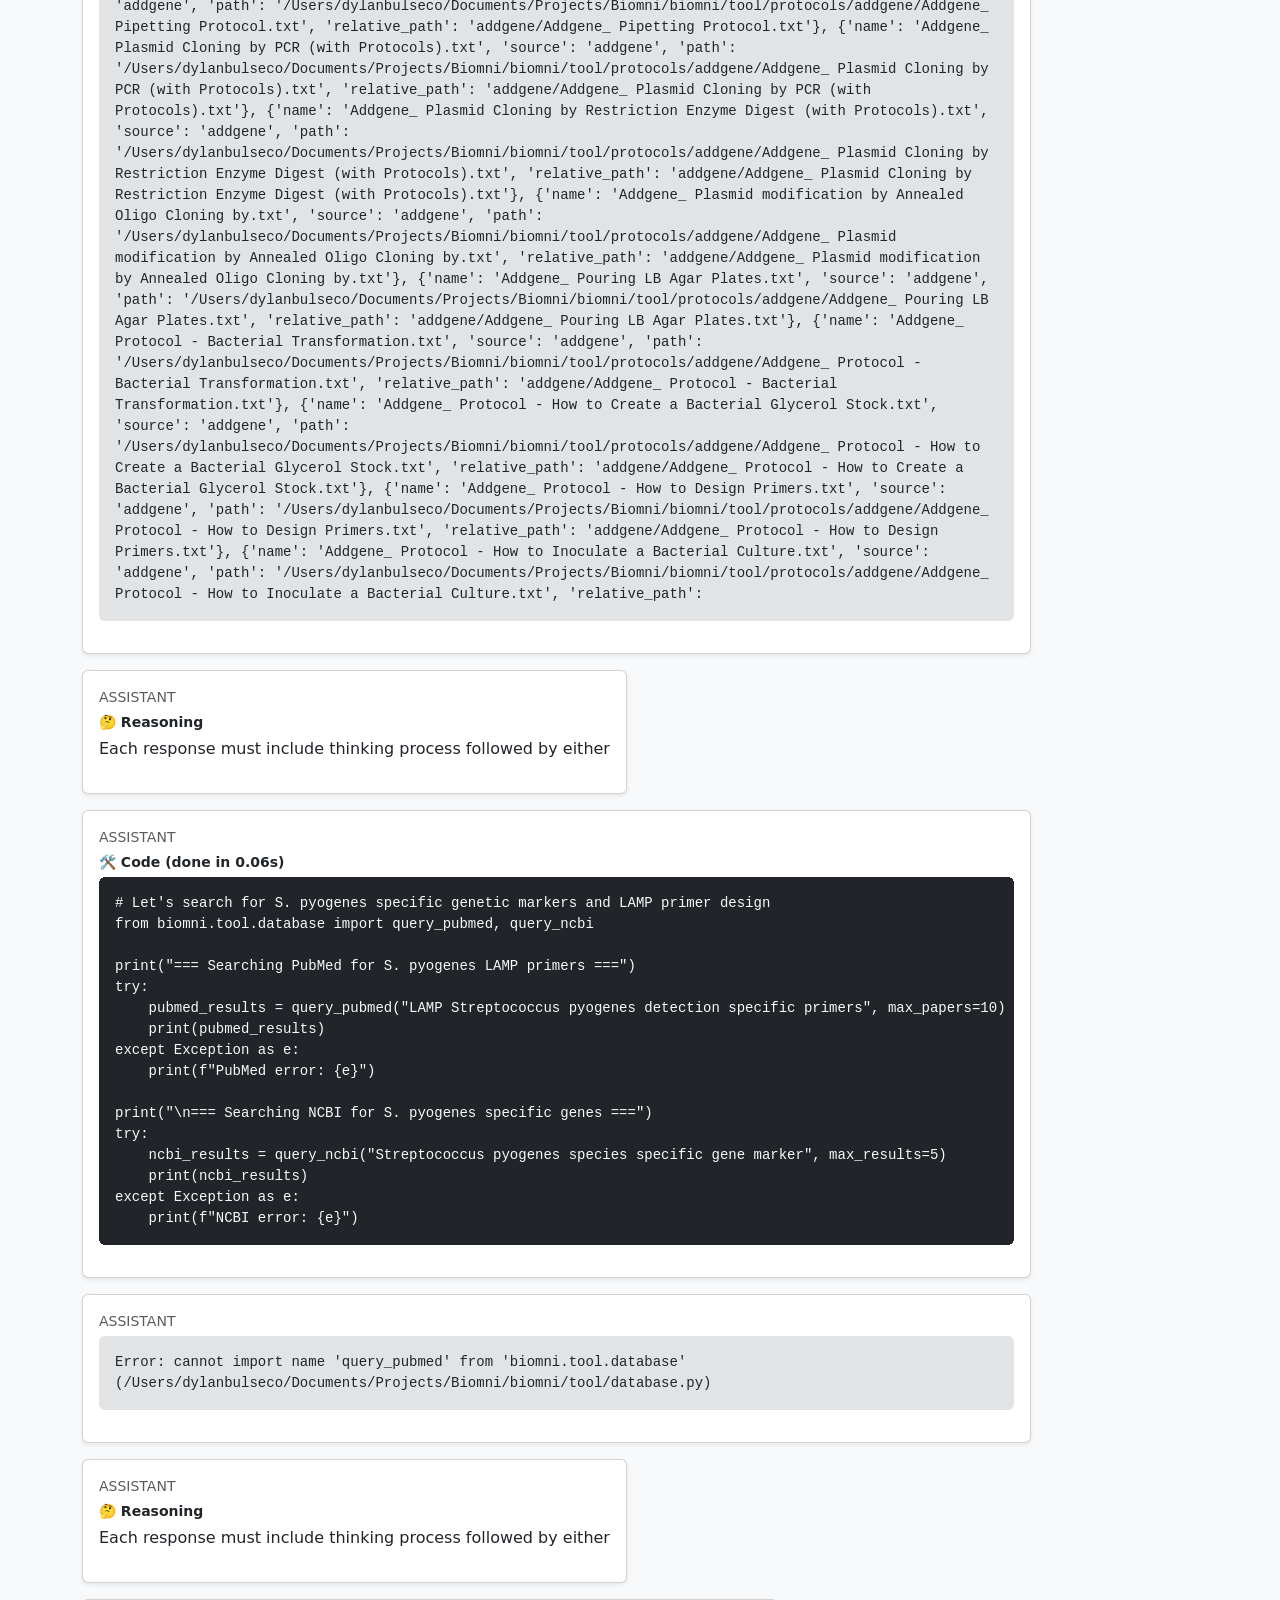
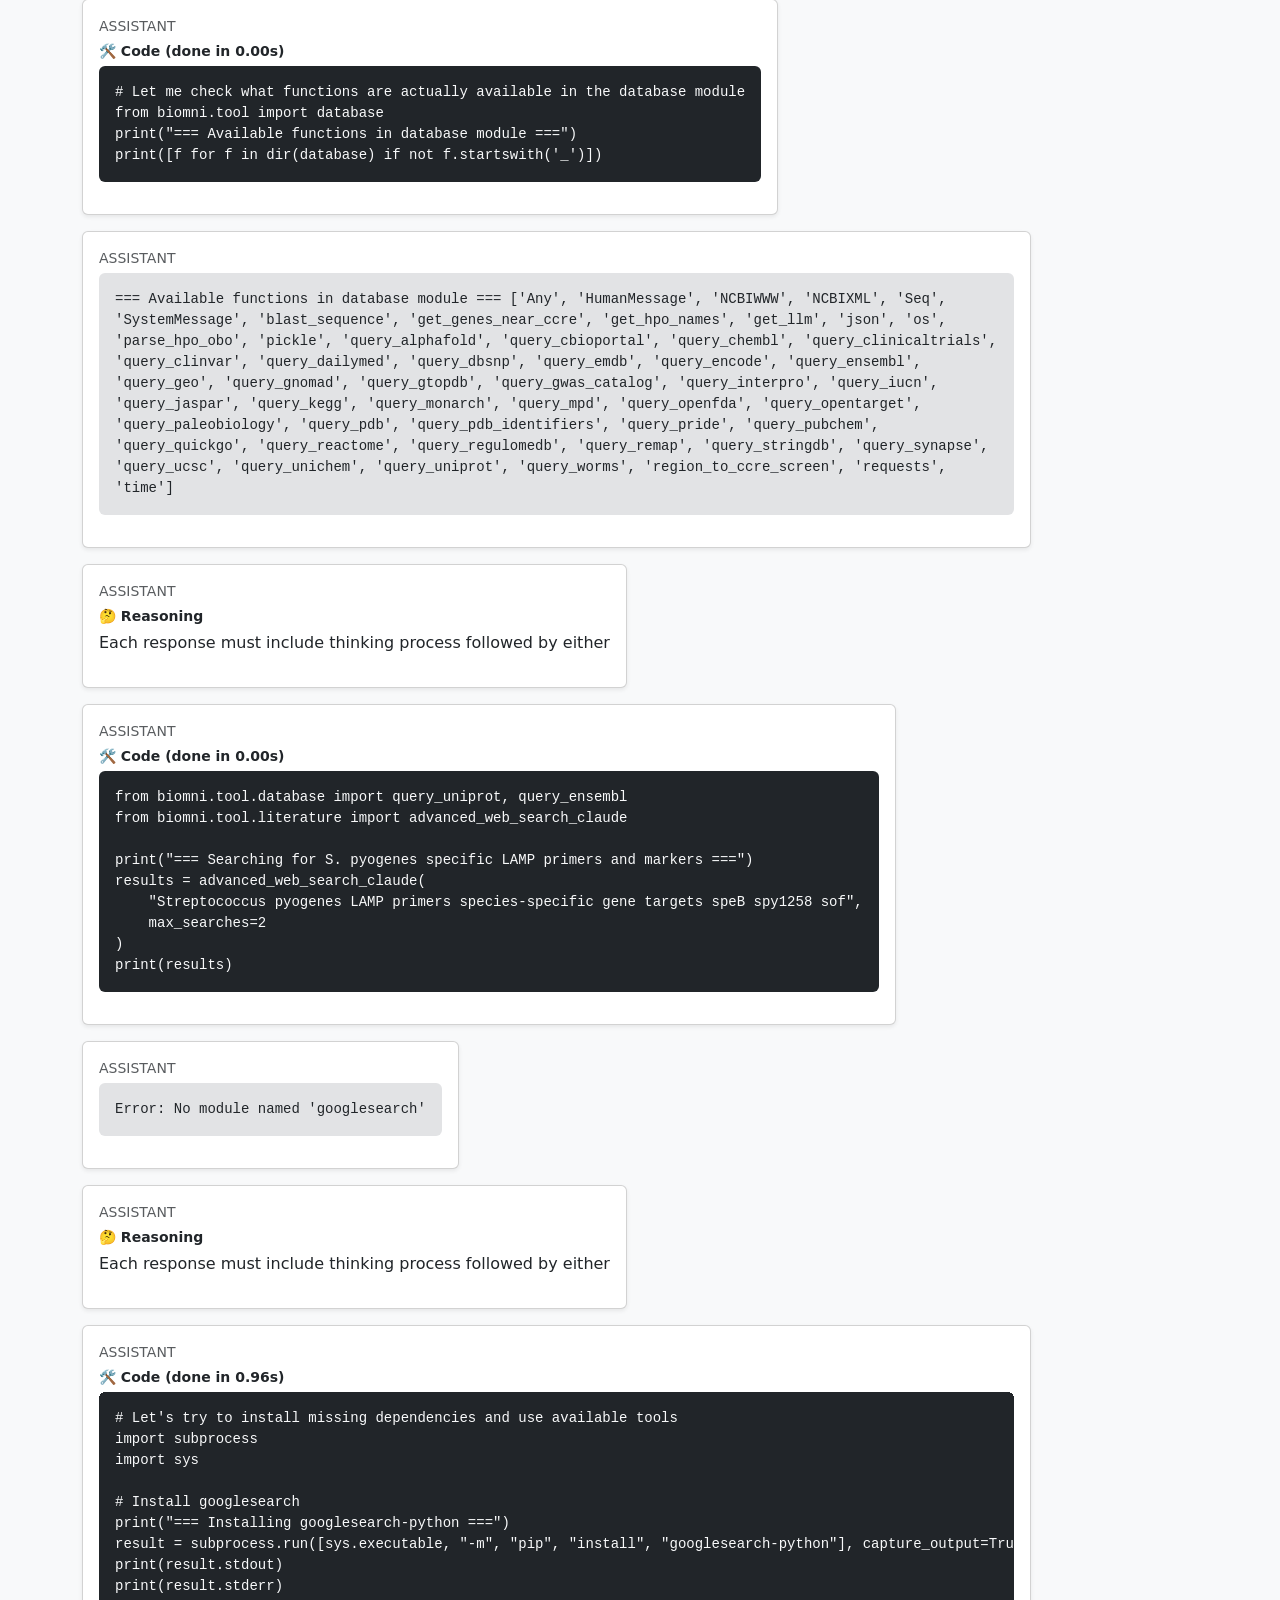
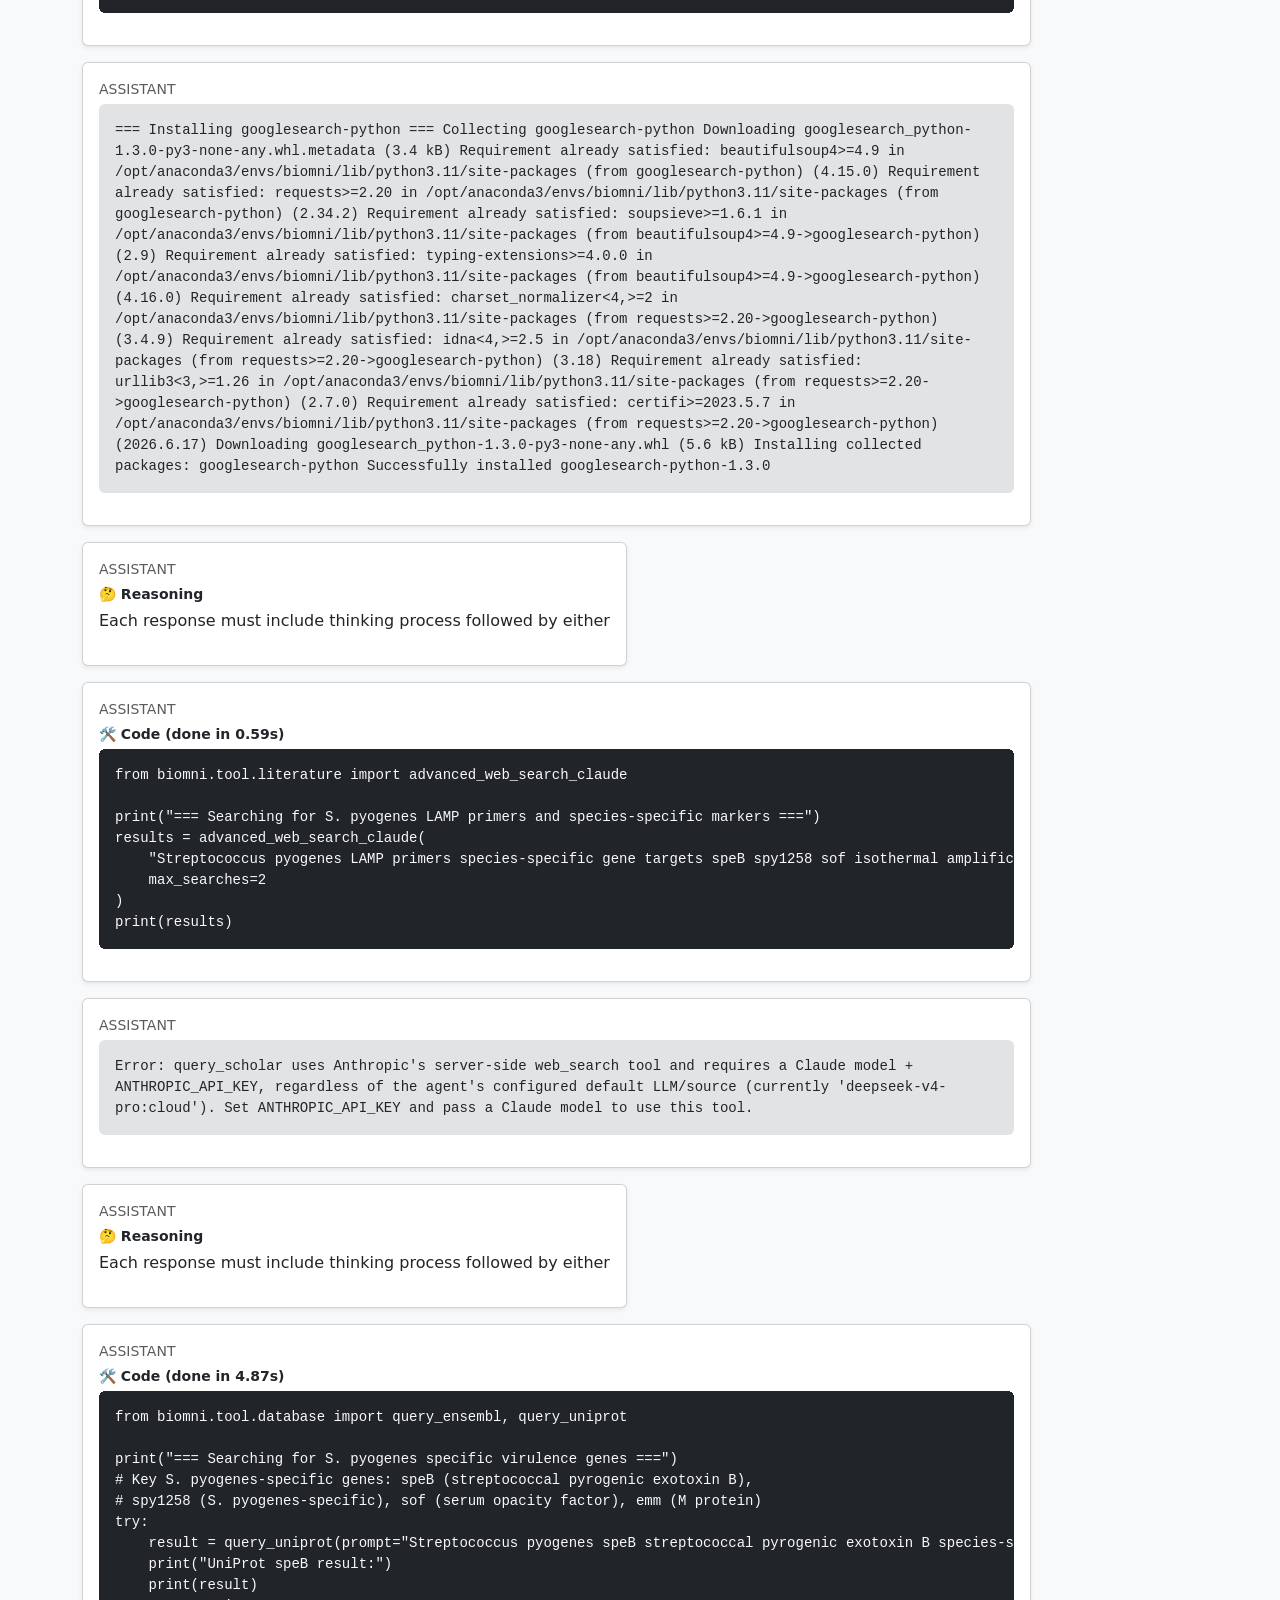
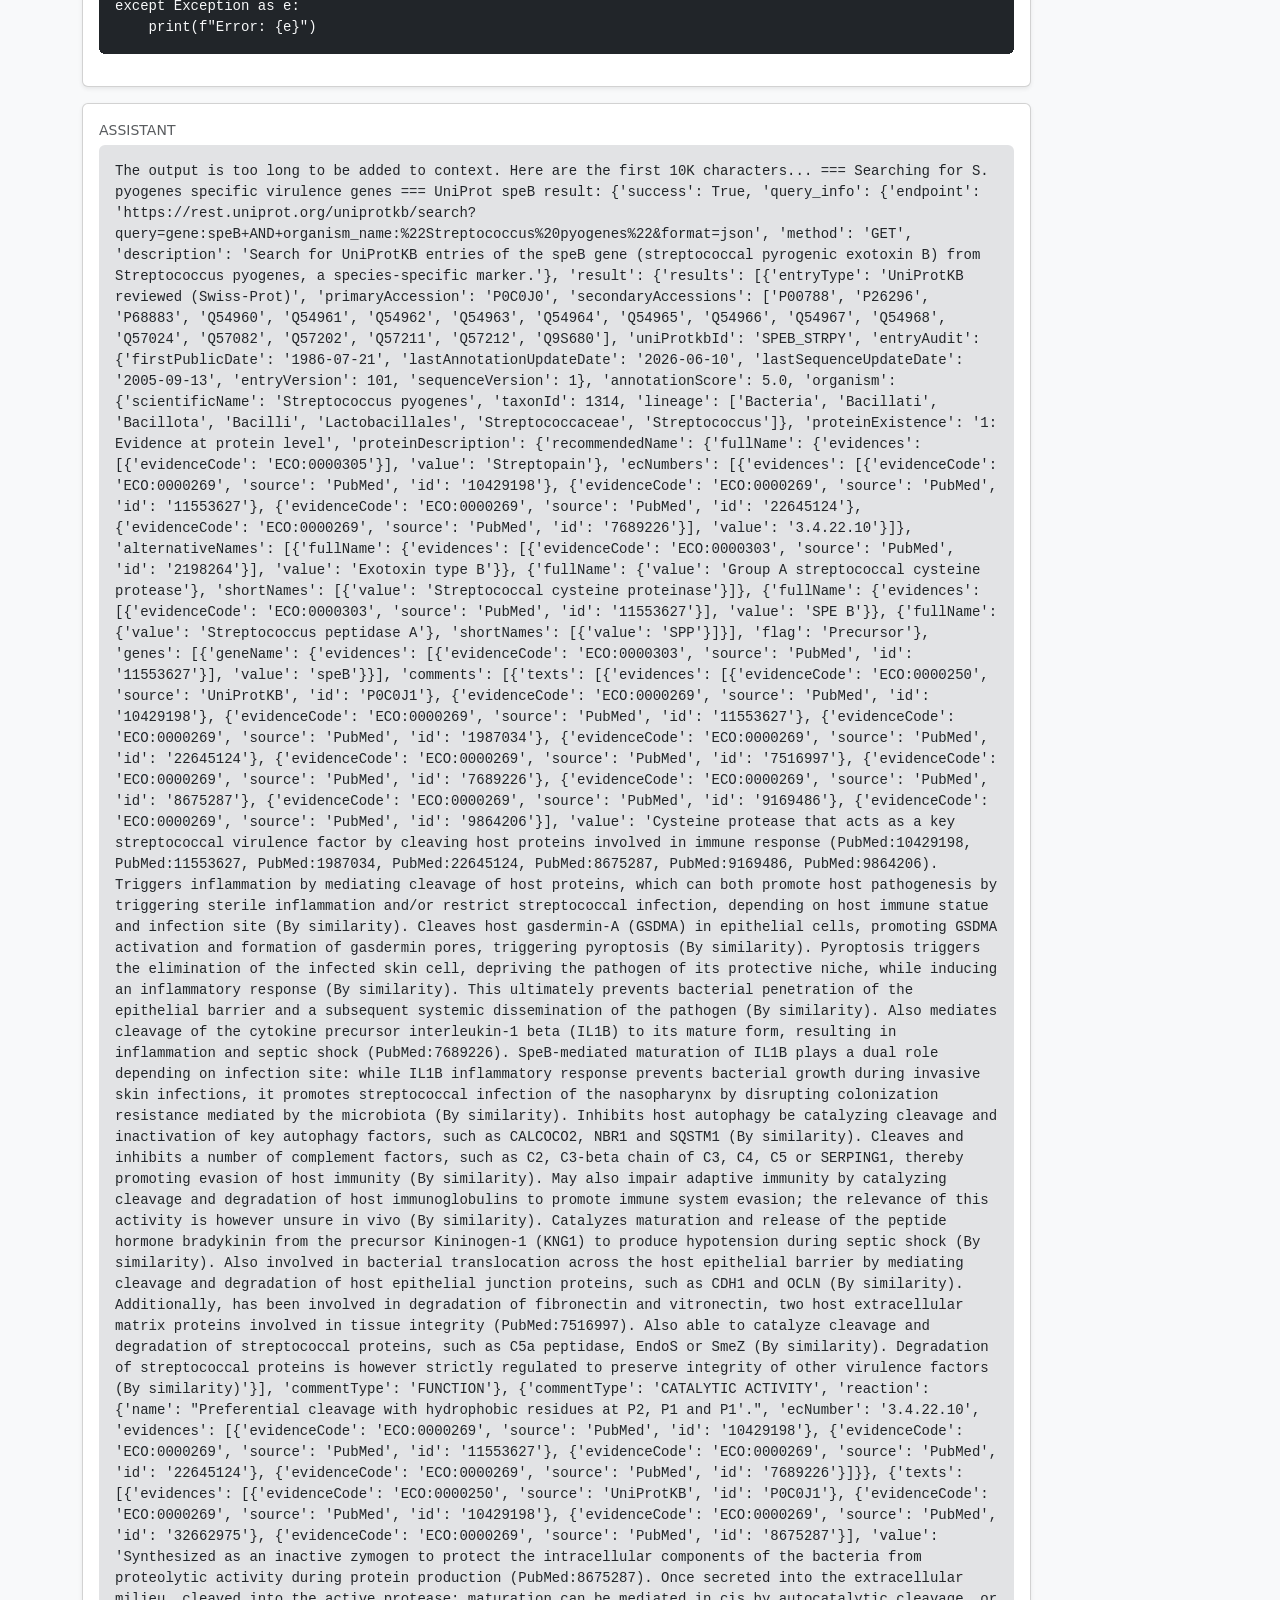
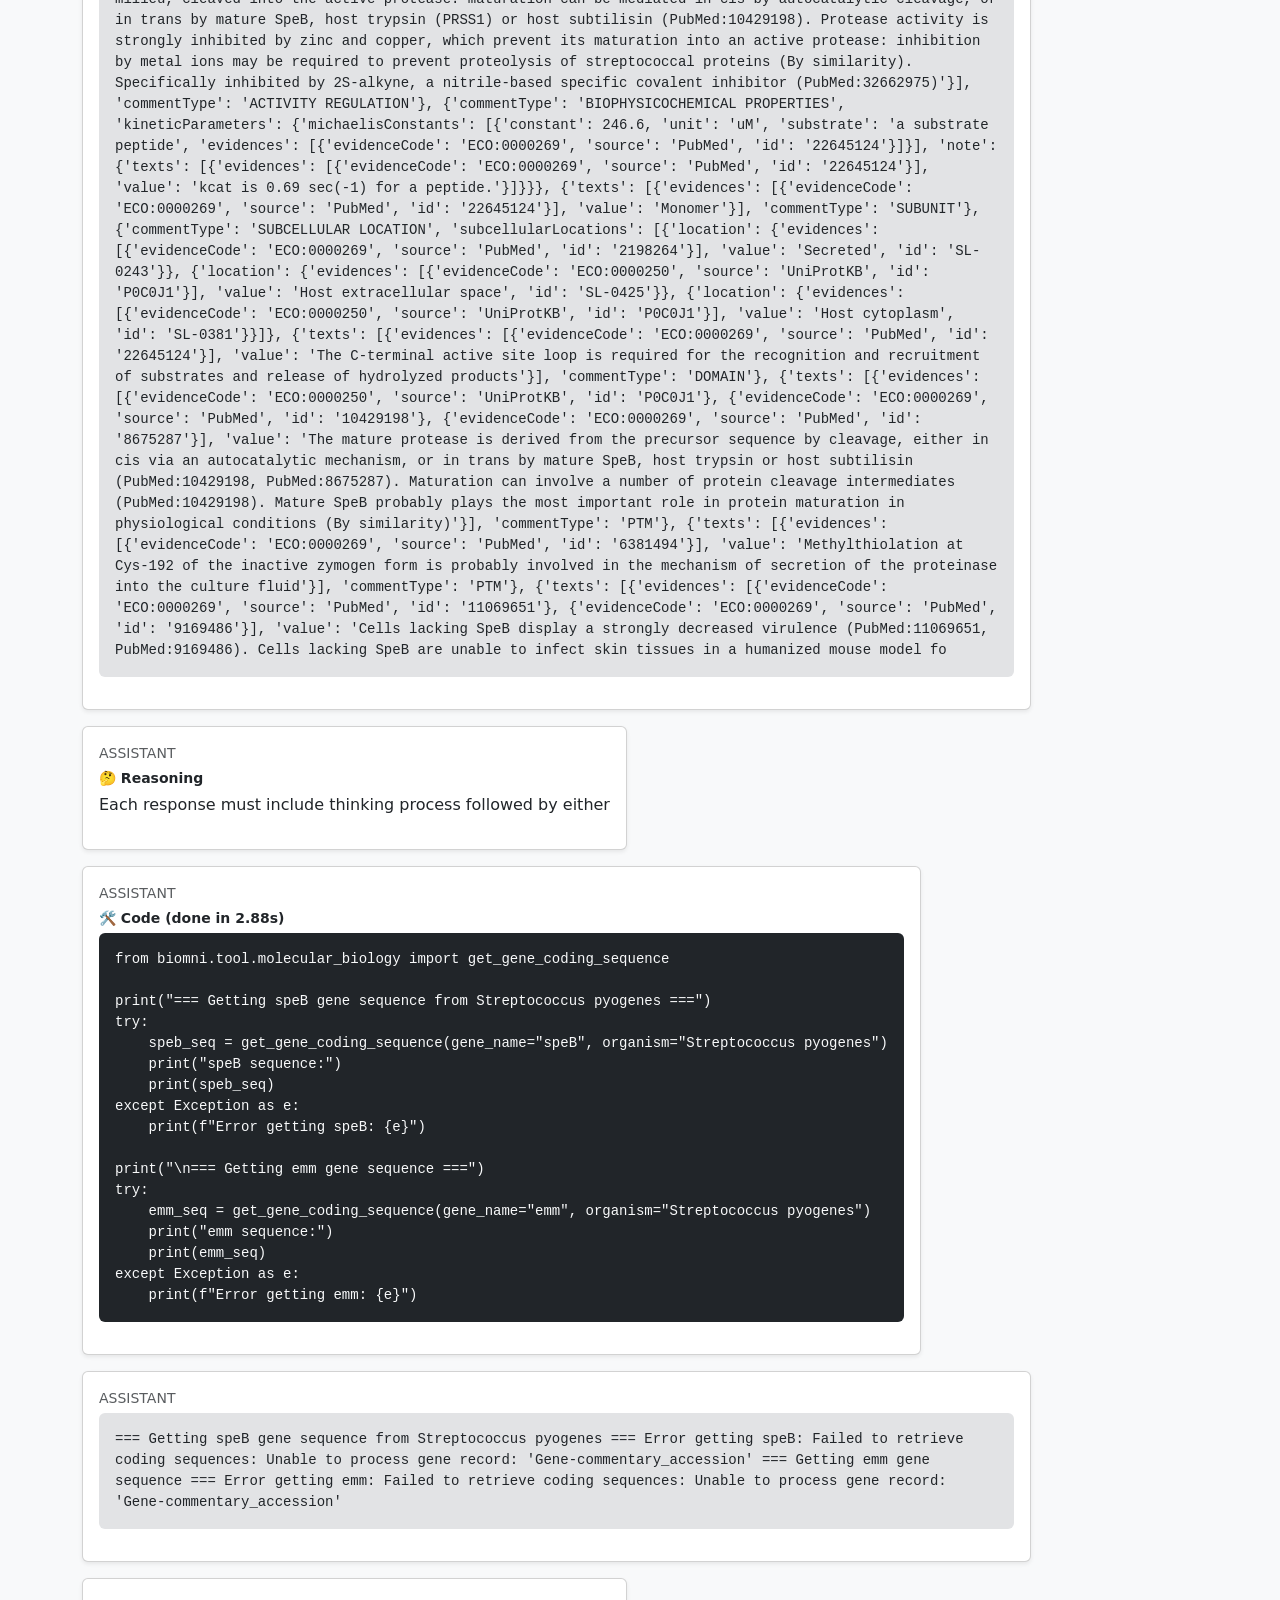
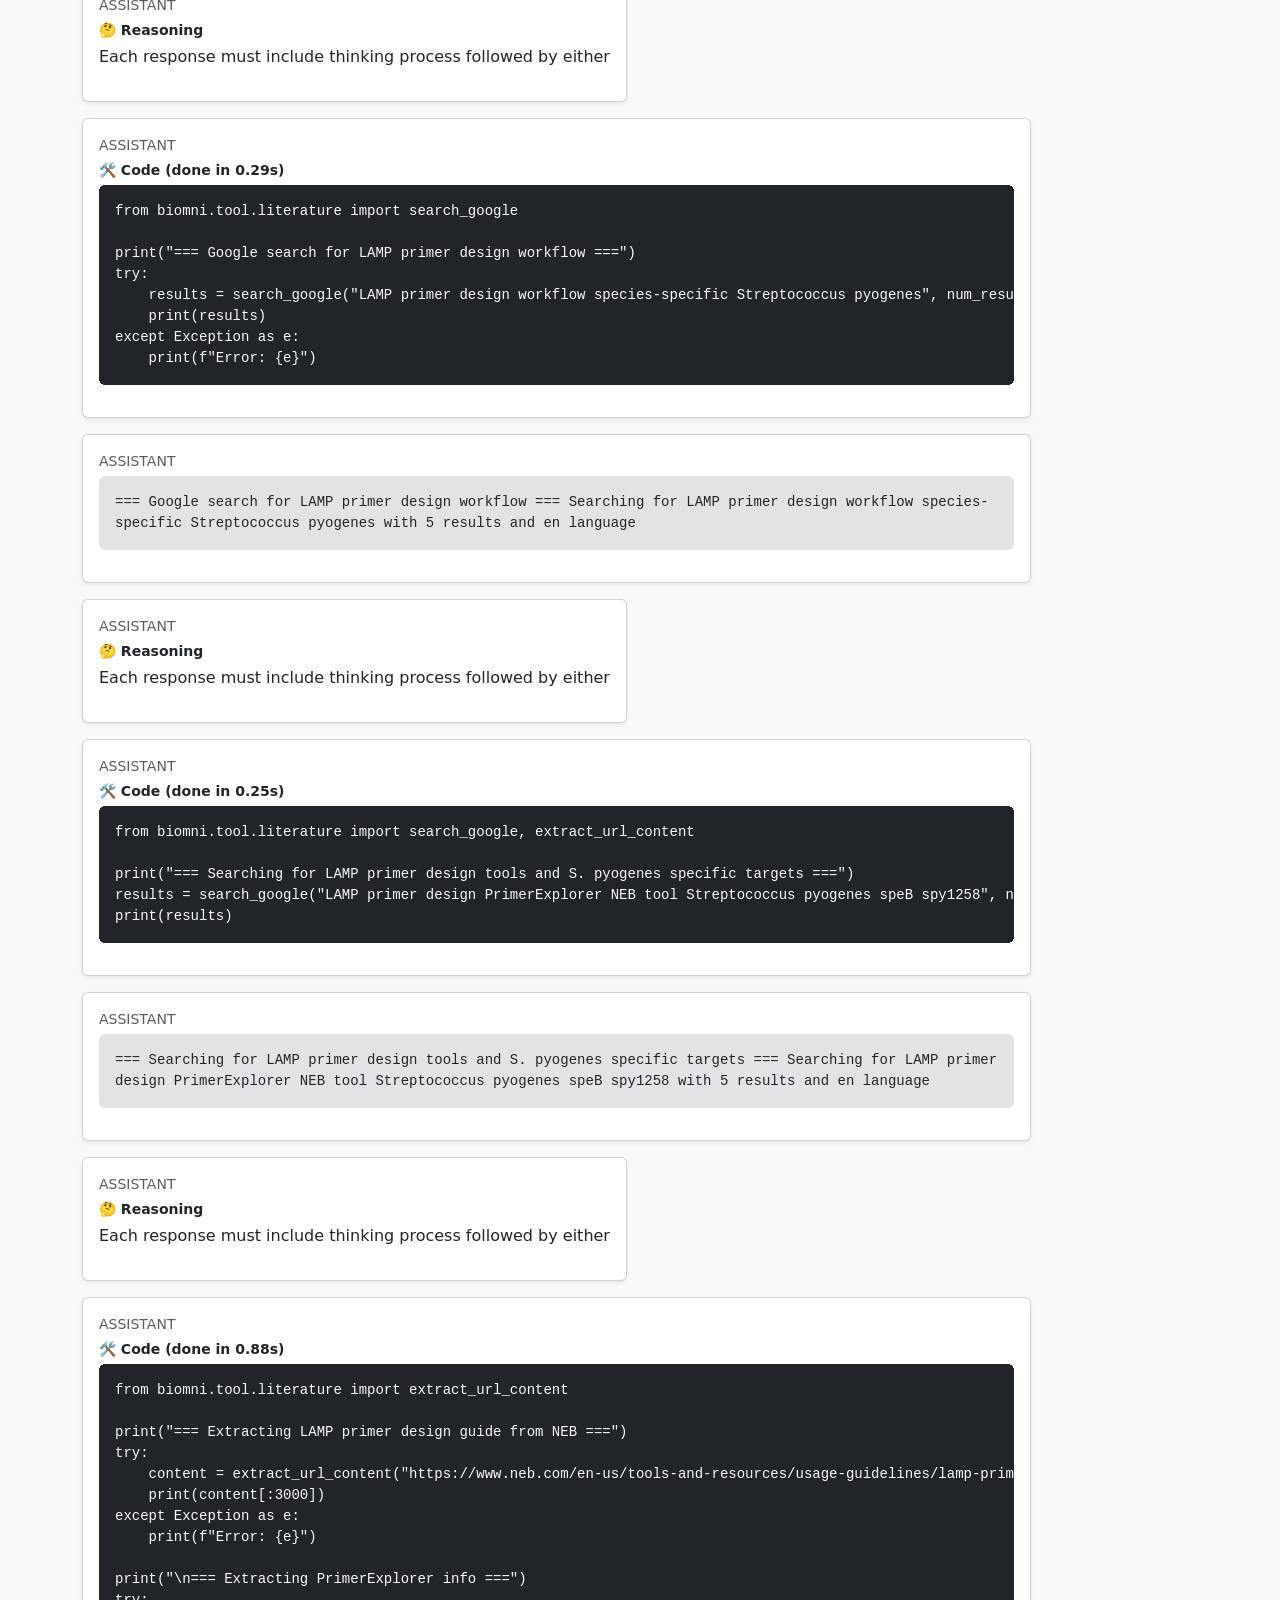
<file: agentic/assets/outputs/lamp-trace.html>
<!doctype html>
<html lang="en">
<head>
<meta charset="UTF-8">
<meta name="viewport" content="width=device-width, initial-scale=1">
<title>Biomni Executor — Reasoning Log</title>
<link href="https://cdn.jsdelivr.net/npm/bootstrap@5.3.3/dist/css/bootstrap.min.css" rel="stylesheet">
</head>
<body class="bg-body-tertiary">
<div class="container py-4">
  <h1 class="mb-1">Biomni Executor — Reasoning Log</h1>
  <p class="text-muted">
    Generated 2026-07-19 06:06:09 &middot; LLM used for this analysis: <strong>Ollama: deepseek-v4-pro:cloud</strong>
  </p>
  <hr>
  <div class="d-flex flex-column">
    
      <div class="d-flex mb-3 me-auto" style="max-width: 85%;">
        <div class="card bg-white shadow-sm w-100">
          <div class="card-body">
            <div class="text-uppercase text-muted small mb-1">assistant</div>
            <div class="fw-semibold small mb-1">🛠️ Code (done in 0.17s)</div>
            <pre class="bg-dark text-light p-3 rounded"><code class="language-python">from biomni.tool.literature import advanced_web_search_claude, query_pubmed

# Search for existing LAMP primers for S. pyogenes
print(&quot;=== Searching literature for LAMP primers for Streptococcus pyogenes ===&quot;)
results_web = advanced_web_search_claude(&quot;LAMP primers Streptococcus pyogenes specific detection&quot;, max_searches=2)
print(&quot;Web search results:&quot;)
print(results_web)

print(&quot;\n=== PubMed search ===&quot;)
pubmed_results = query_pubmed(&quot;LAMP Streptococcus pyogenes detection&quot;, max_papers=10)
print(pubmed_results)</code></pre>
          </div>
        </div>
      </div>
      <div class="d-flex mb-3 me-auto" style="max-width: 85%;">
        <div class="card bg-white shadow-sm w-100">
          <div class="card-body">
            <div class="text-uppercase text-muted small mb-1">assistant</div>
            
            <pre class="bg-secondary-subtle p-3 rounded small text-wrap">Error: No module named &#x27;PyPDF2&#x27;</pre>
          </div>
        </div>
      </div>
      <div class="d-flex mb-3 me-auto" style="max-width: 85%;">
        <div class="card bg-white shadow-sm w-100">
          <div class="card-body">
            <div class="text-uppercase text-muted small mb-1">assistant</div>
            <div class="fw-semibold small mb-1">🤔 Reasoning</div>
            <p>Each response must include thinking process followed by either</p>
          </div>
        </div>
      </div>
      <div class="d-flex mb-3 me-auto" style="max-width: 85%;">
        <div class="card bg-white shadow-sm w-100">
          <div class="card-body">
            <div class="text-uppercase text-muted small mb-1">assistant</div>
            <div class="fw-semibold small mb-1">🛠️ Code (done in 0.00s)</div>
            <pre class="bg-dark text-light p-3 rounded"><code class="language-python">from biomni.tool.literature import advanced_web_search_claude, query_pubmed

# Search for existing LAMP primers for S. pyogenes
print(&quot;=== Searching literature for LAMP primers for Streptococcus pyogenes ===&quot;)
results_web = advanced_web_search_claude(&quot;LAMP primers Streptococcus pyogenes specific detection isothermal amplification&quot;, max_searches=2)
print(&quot;Web search results:&quot;)
print(results_web)

print(&quot;\n=== PubMed search ===&quot;)
pubmed_results = query_pubmed(&quot;LAMP Streptococcus pyogenes detection&quot;, max_papers=10)
print(pubmed_results)</code></pre>
          </div>
        </div>
      </div>
      <div class="d-flex mb-3 me-auto" style="max-width: 85%;">
        <div class="card bg-white shadow-sm w-100">
          <div class="card-body">
            <div class="text-uppercase text-muted small mb-1">assistant</div>
            
            <pre class="bg-secondary-subtle p-3 rounded small text-wrap">Error: No module named &#x27;PyPDF2&#x27;</pre>
          </div>
        </div>
      </div>
      <div class="d-flex mb-3 me-auto" style="max-width: 85%;">
        <div class="card bg-white shadow-sm w-100">
          <div class="card-body">
            <div class="text-uppercase text-muted small mb-1">assistant</div>
            <div class="fw-semibold small mb-1">🤔 Reasoning</div>
            <p>Each response must include thinking process followed by either</p>
          </div>
        </div>
      </div>
      <div class="d-flex mb-3 me-auto" style="max-width: 85%;">
        <div class="card bg-white shadow-sm w-100">
          <div class="card-body">
            <div class="text-uppercase text-muted small mb-1">assistant</div>
            <div class="fw-semibold small mb-1">🛠️ Code (done in 0.00s)</div>
            <pre class="bg-dark text-light p-3 rounded"><code class="language-python">from biomni.tool.literature import advanced_web_search_claude, query_pubmed

# Search for LAMP primer design workflows and S. pyogenes specific primers
print(&quot;=== Searching for LAMP primer design workflows ===&quot;)
results_web = advanced_web_search_claude(&quot;LAMP primer design workflow Streptococcus species-specific isothermal amplification&quot;, max_searches=2)
print(&quot;Web search results:&quot;)
print(results_web)

print(&quot;\n=== PubMed search for S. pyogenes LAMP ===&quot;)
pubmed_results = query_pubmed(&quot;LAMP Streptococcus pyogenes detection specific primers&quot;, max_papers=10)
print(pubmed_results)</code></pre>
          </div>
        </div>
      </div>
      <div class="d-flex mb-3 me-auto" style="max-width: 85%;">
        <div class="card bg-white shadow-sm w-100">
          <div class="card-body">
            <div class="text-uppercase text-muted small mb-1">assistant</div>
            
            <pre class="bg-secondary-subtle p-3 rounded small text-wrap">Error: No module named &#x27;PyPDF2&#x27;</pre>
          </div>
        </div>
      </div>
      <div class="d-flex mb-3 me-auto" style="max-width: 85%;">
        <div class="card bg-white shadow-sm w-100">
          <div class="card-body">
            <div class="text-uppercase text-muted small mb-1">assistant</div>
            <div class="fw-semibold small mb-1">🤔 Reasoning</div>
            <p>Each response must include thinking process followed by either</p>
          </div>
        </div>
      </div>
      <div class="d-flex mb-3 me-auto" style="max-width: 85%;">
        <div class="card bg-white shadow-sm w-100">
          <div class="card-body">
            <div class="text-uppercase text-muted small mb-1">assistant</div>
            <div class="fw-semibold small mb-1">🛠️ Code (done in 0.00s)</div>
            <pre class="bg-dark text-light p-3 rounded"><code class="language-python"># Let&#x27;s first check what&#x27;s available in the data lake and try different search approaches
import os

# Check data lake contents
data_lake_path = &quot;./data/biomni_data/data_lake&quot;
print(&quot;=== Data Lake Contents ===&quot;)
for root, dirs, files in os.walk(data_lake_path):
    level = root.replace(data_lake_path, &#x27;&#x27;).count(os.sep)
    indent = &#x27; &#x27; * 2 * level
    print(f&#x27;{indent}{os.path.basename(root)}/&#x27;)
    subindent = &#x27; &#x27; * 2 * (level + 1)
    for file in files[:10]:  # Show first 10 files per directory
        print(f&#x27;{subindent}{file}&#x27;)
    if len(files) &gt; 10:
        print(f&#x27;{subindent}... and {len(files) - 10} more files&#x27;)</code></pre>
          </div>
        </div>
      </div>
      <div class="d-flex mb-3 me-auto" style="max-width: 85%;">
        <div class="card bg-white shadow-sm w-100">
          <div class="card-body">
            <div class="text-uppercase text-muted small mb-1">assistant</div>
            
            <pre class="bg-secondary-subtle p-3 rounded small text-wrap">=== Data Lake Contents ===
data_lake/</pre>
          </div>
        </div>
      </div>
      <div class="d-flex mb-3 me-auto" style="max-width: 85%;">
        <div class="card bg-white shadow-sm w-100">
          <div class="card-body">
            <div class="text-uppercase text-muted small mb-1">assistant</div>
            <div class="fw-semibold small mb-1">🤔 Reasoning</div>
            <p>Each response must include thinking process followed by either</p>
          </div>
        </div>
      </div>
      <div class="d-flex mb-3 me-auto" style="max-width: 85%;">
        <div class="card bg-white shadow-sm w-100">
          <div class="card-body">
            <div class="text-uppercase text-muted small mb-1">assistant</div>
            <div class="fw-semibold small mb-1">🛠️ Code (done in 0.60s)</div>
            <pre class="bg-dark text-light p-3 rounded"><code class="language-python"># Let&#x27;s try installing PyPDF2 first, then proceed with searches
import subprocess
import sys

print(&quot;=== Installing PyPDF2 ===&quot;)
result = subprocess.run([sys.executable, &quot;-m&quot;, &quot;pip&quot;, &quot;install&quot;, &quot;PyPDF2&quot;], capture_output=True, text=True)
print(result.stdout)
print(result.stderr)</code></pre>
          </div>
        </div>
      </div>
      <div class="d-flex mb-3 me-auto" style="max-width: 85%;">
        <div class="card bg-white shadow-sm w-100">
          <div class="card-body">
            <div class="text-uppercase text-muted small mb-1">assistant</div>
            
            <pre class="bg-secondary-subtle p-3 rounded small text-wrap">=== Installing PyPDF2 ===
Collecting PyPDF2
  Using cached pypdf2-3.0.1-py3-none-any.whl.metadata (6.8 kB)
Using cached pypdf2-3.0.1-py3-none-any.whl (232 kB)
Installing collected packages: PyPDF2
Successfully installed PyPDF2-3.0.1</pre>
          </div>
        </div>
      </div>
      <div class="d-flex mb-3 me-auto" style="max-width: 85%;">
        <div class="card bg-white shadow-sm w-100">
          <div class="card-body">
            <div class="text-uppercase text-muted small mb-1">assistant</div>
            <div class="fw-semibold small mb-1">🤔 Reasoning</div>
            <p>Each response must include thinking process followed by either</p>
          </div>
        </div>
      </div>
      <div class="d-flex mb-3 me-auto" style="max-width: 85%;">
        <div class="card bg-white shadow-sm w-100">
          <div class="card-body">
            <div class="text-uppercase text-muted small mb-1">assistant</div>
            <div class="fw-semibold small mb-1">🛠️ Code (done in 0.77s)</div>
            <pre class="bg-dark text-light p-3 rounded"><code class="language-python">from biomni.tool.literature import advanced_web_search_claude, query_pubmed

# Search for LAMP primer design workflows and S. pyogenes specific primers
print(&quot;=== Searching for LAMP primer design workflows ===&quot;)
results_web = advanced_web_search_claude(&quot;LAMP primer design workflow Streptococcus species-specific isothermal amplification&quot;, max_searches=2)
print(&quot;Web search results:&quot;)
print(results_web)

print(&quot;\n=== PubMed search for S. pyogenes LAMP ===&quot;)
pubmed_results = query_pubmed(&quot;LAMP Streptococcus pyogenes detection specific primers&quot;, max_papers=10)
print(pubmed_results)</code></pre>
          </div>
        </div>
      </div>
      <div class="d-flex mb-3 me-auto" style="max-width: 85%;">
        <div class="card bg-white shadow-sm w-100">
          <div class="card-body">
            <div class="text-uppercase text-muted small mb-1">assistant</div>
            
            <pre class="bg-secondary-subtle p-3 rounded small text-wrap">Error: No module named &#x27;googlesearch&#x27;</pre>
          </div>
        </div>
      </div>
      <div class="d-flex mb-3 me-auto" style="max-width: 85%;">
        <div class="card bg-white shadow-sm w-100">
          <div class="card-body">
            <div class="text-uppercase text-muted small mb-1">assistant</div>
            <div class="fw-semibold small mb-1">🤔 Reasoning</div>
            <p>Each response must include thinking process followed by either</p>
          </div>
        </div>
      </div>
      <div class="d-flex mb-3 me-auto" style="max-width: 85%;">
        <div class="card bg-white shadow-sm w-100">
          <div class="card-body">
            <div class="text-uppercase text-muted small mb-1">assistant</div>
            <div class="fw-semibold small mb-1">🛠️ Code (done in 0.01s)</div>
            <pre class="bg-dark text-light p-3 rounded"><code class="language-python"># Let&#x27;s try multiple approaches to gather information
from biomni.tool.protocols import search_protocols, list_local_protocols

print(&quot;=== Searching protocols.io for LAMP protocols ===&quot;)
try:
    results = search_protocols(&quot;LAMP isothermal amplification primer design&quot;)
    print(results)
except Exception as e:
    print(f&quot;Error: {e}&quot;)

print(&quot;\n=== Listing local protocols ===&quot;)
try:
    local = list_local_protocols()
    print(local)
except Exception as e:
    print(f&quot;Error: {e}&quot;)</code></pre>
          </div>
        </div>
      </div>
      <div class="d-flex mb-3 me-auto" style="max-width: 85%;">
        <div class="card bg-white shadow-sm w-100">
          <div class="card-body">
            <div class="text-uppercase text-muted small mb-1">assistant</div>
            
            <pre class="bg-secondary-subtle p-3 rounded small text-wrap">The output is too long to be added to context. Here are the first 10K characters...
=== Searching protocols.io for LAMP protocols ===
Error: Protocols.io access token is not configured. Set PROTOCOLS_IO_ACCESS_TOKEN or BIOMNI_PROTOCOLS_IO_ACCESS_TOKEN env var, or configure BiomniConfig.protocols_io_access_token.

=== Listing local protocols ===
{&#x27;protocols&#x27;: [{&#x27;name&#x27;: &#x27;Addgene_ AAV Production.txt&#x27;, &#x27;source&#x27;: &#x27;addgene&#x27;, &#x27;path&#x27;: &#x27;/Users/dylanbulseco/Documents/Projects/Biomni/biomni/tool/protocols/addgene/Addgene_ AAV Production.txt&#x27;, &#x27;relative_path&#x27;: &#x27;addgene/Addgene_ AAV Production.txt&#x27;}, {&#x27;name&#x27;: &#x27;Addgene_ AAV Purification.txt&#x27;, &#x27;source&#x27;: &#x27;addgene&#x27;, &#x27;path&#x27;: &#x27;/Users/dylanbulseco/Documents/Projects/Biomni/biomni/tool/protocols/addgene/Addgene_ AAV Purification.txt&#x27;, &#x27;relative_path&#x27;: &#x27;addgene/Addgene_ AAV Purification.txt&#x27;}, {&#x27;name&#x27;: &#x27;Addgene_ AAV Titration by qPCR.txt&#x27;, &#x27;source&#x27;: &#x27;addgene&#x27;, &#x27;path&#x27;: &#x27;/Users/dylanbulseco/Documents/Projects/Biomni/biomni/tool/protocols/addgene/Addgene_ AAV Titration by qPCR.txt&#x27;, &#x27;relative_path&#x27;: &#x27;addgene/Addgene_ AAV Titration by qPCR.txt&#x27;}, {&#x27;name&#x27;: &#x27;Addgene_ AAV ddPCR Titration.txt&#x27;, &#x27;source&#x27;: &#x27;addgene&#x27;, &#x27;path&#x27;: &#x27;/Users/dylanbulseco/Documents/Projects/Biomni/biomni/tool/protocols/addgene/Addgene_ AAV ddPCR Titration.txt&#x27;, &#x27;relative_path&#x27;: &#x27;addgene/Addgene_ AAV ddPCR Titration.txt&#x27;}, {&#x27;name&#x27;: &#x27;Addgene_ Affinity Purification of Recombinant Antibodies with Protein A or Protein G.txt&#x27;, &#x27;source&#x27;: &#x27;addgene&#x27;, &#x27;path&#x27;: &#x27;/Users/dylanbulseco/Documents/Projects/Biomni/biomni/tool/protocols/addgene/Addgene_ Affinity Purification of Recombinant Antibodies with Protein A or Protein G.txt&#x27;, &#x27;relative_path&#x27;: &#x27;addgene/Addgene_ Affinity Purification of Recombinant Antibodies with Protein A or Protein G.txt&#x27;}, {&#x27;name&#x27;: &#x27;Addgene_ Antibody Validation Using the Indirect ELISA Method.txt&#x27;, &#x27;source&#x27;: &#x27;addgene&#x27;, &#x27;path&#x27;: &#x27;/Users/dylanbulseco/Documents/Projects/Biomni/biomni/tool/protocols/addgene/Addgene_ Antibody Validation Using the Indirect ELISA Method.txt&#x27;, &#x27;relative_path&#x27;: &#x27;addgene/Addgene_ Antibody Validation Using the Indirect ELISA Method.txt&#x27;}, {&#x27;name&#x27;: &#x27;Addgene_ CRISPR Library Amplification.txt&#x27;, &#x27;source&#x27;: &#x27;addgene&#x27;, &#x27;path&#x27;: &#x27;/Users/dylanbulseco/Documents/Projects/Biomni/biomni/tool/protocols/addgene/Addgene_ CRISPR Library Amplification.txt&#x27;, &#x27;relative_path&#x27;: &#x27;addgene/Addgene_ CRISPR Library Amplification.txt&#x27;}, {&#x27;name&#x27;: &#x27;Addgene_ Centrifugation.txt&#x27;, &#x27;source&#x27;: &#x27;addgene&#x27;, &#x27;path&#x27;: &#x27;/Users/dylanbulseco/Documents/Projects/Biomni/biomni/tool/protocols/addgene/Addgene_ Centrifugation.txt&#x27;, &#x27;relative_path&#x27;: &#x27;addgene/Addgene_ Centrifugation.txt&#x27;}, {&#x27;name&#x27;: &#x27;Addgene_ Colony Formation Titering Assay.txt&#x27;, &#x27;source&#x27;: &#x27;addgene&#x27;, &#x27;path&#x27;: &#x27;/Users/dylanbulseco/Documents/Projects/Biomni/biomni/tool/protocols/addgene/Addgene_ Colony Formation Titering Assay.txt&#x27;, &#x27;relative_path&#x27;: &#x27;addgene/Addgene_ Colony Formation Titering Assay.txt&#x27;}, {&#x27;name&#x27;: &#x27;Addgene_ Coomassie Purity Stain of Recombinant Antibodies.txt&#x27;, &#x27;source&#x27;: &#x27;addgene&#x27;, &#x27;path&#x27;: &#x27;/Users/dylanbulseco/Documents/Projects/Biomni/biomni/tool/protocols/addgene/Addgene_ Coomassie Purity Stain of Recombinant Antibodies.txt&#x27;, &#x27;relative_path&#x27;: &#x27;addgene/Addgene_ Coomassie Purity Stain of Recombinant Antibodies.txt&#x27;}, {&#x27;name&#x27;: &#x27;Addgene_ DNA Quantification.txt&#x27;, &#x27;source&#x27;: &#x27;addgene&#x27;, &#x27;path&#x27;: &#x27;/Users/dylanbulseco/Documents/Projects/Biomni/biomni/tool/protocols/addgene/Addgene_ DNA Quantification.txt&#x27;, &#x27;relative_path&#x27;: &#x27;addgene/Addgene_ DNA Quantification.txt&#x27;}, {&#x27;name&#x27;: &#x27;Addgene_ Fluorescence Titering Assay.txt&#x27;, &#x27;source&#x27;: &#x27;addgene&#x27;, &#x27;path&#x27;: &#x27;/Users/dylanbulseco/Documents/Projects/Biomni/biomni/tool/protocols/addgene/Addgene_ Fluorescence Titering Assay.txt&#x27;, &#x27;relative_path&#x27;: &#x27;addgene/Addgene_ Fluorescence Titering Assay.txt&#x27;}, {&#x27;name&#x27;: &#x27;Addgene_ General Transfection.txt&#x27;, &#x27;source&#x27;: &#x27;addgene&#x27;, &#x27;path&#x27;: &#x27;/Users/dylanbulseco/Documents/Projects/Biomni/biomni/tool/protocols/addgene/Addgene_ General Transfection.txt&#x27;, &#x27;relative_path&#x27;: &#x27;addgene/Addgene_ General Transfection.txt&#x27;}, {&#x27;name&#x27;: &#x27;Addgene_ Gibson Assembly Protocol.txt&#x27;, &#x27;source&#x27;: &#x27;addgene&#x27;, &#x27;path&#x27;: &#x27;/Users/dylanbulseco/Documents/Projects/Biomni/biomni/tool/protocols/addgene/Addgene_ Gibson Assembly Protocol.txt&#x27;, &#x27;relative_path&#x27;: &#x27;addgene/Addgene_ Gibson Assembly Protocol.txt&#x27;}, {&#x27;name&#x27;: &#x27;Addgene_ Handling Plasmids from Addgene - Purifying Plasmid DNA.txt&#x27;, &#x27;source&#x27;: &#x27;addgene&#x27;, &#x27;path&#x27;: &#x27;/Users/dylanbulseco/Documents/Projects/Biomni/biomni/tool/protocols/addgene/Addgene_ Handling Plasmids from Addgene - Purifying Plasmid DNA.txt&#x27;, &#x27;relative_path&#x27;: &#x27;addgene/Addgene_ Handling Plasmids from Addgene - Purifying Plasmid DNA.txt&#x27;}, {&#x27;name&#x27;: &#x27;Addgene_ Immunocytochemistry.txt&#x27;, &#x27;source&#x27;: &#x27;addgene&#x27;, &#x27;path&#x27;: &#x27;/Users/dylanbulseco/Documents/Projects/Biomni/biomni/tool/protocols/addgene/Addgene_ Immunocytochemistry.txt&#x27;, &#x27;relative_path&#x27;: &#x27;addgene/Addgene_ Immunocytochemistry.txt&#x27;}, {&#x27;name&#x27;: &#x27;Addgene_ Isolating a Monoclonal Cell Population by Limiting Dilution.txt&#x27;, &#x27;source&#x27;: &#x27;addgene&#x27;, &#x27;path&#x27;: &#x27;/Users/dylanbulseco/Documents/Projects/Biomni/biomni/tool/protocols/addgene/Addgene_ Isolating a Monoclonal Cell Population by Limiting Dilution.txt&#x27;, &#x27;relative_path&#x27;: &#x27;addgene/Addgene_ Isolating a Monoclonal Cell Population by Limiting Dilution.txt&#x27;}, {&#x27;name&#x27;: &#x27;Addgene_ Kit Free RNA Extraction.txt&#x27;, &#x27;source&#x27;: &#x27;addgene&#x27;, &#x27;path&#x27;: &#x27;/Users/dylanbulseco/Documents/Projects/Biomni/biomni/tool/protocols/addgene/Addgene_ Kit Free RNA Extraction.txt&#x27;, &#x27;relative_path&#x27;: &#x27;addgene/Addgene_ Kit Free RNA Extraction.txt&#x27;}, {&#x27;name&#x27;: &#x27;Addgene_ Lab Safety for Biosafety Levels One and Two.txt&#x27;, &#x27;source&#x27;: &#x27;addgene&#x27;, &#x27;path&#x27;: &#x27;/Users/dylanbulseco/Documents/Projects/Biomni/biomni/tool/protocols/addgene/Addgene_ Lab Safety for Biosafety Levels One and Two.txt&#x27;, &#x27;relative_path&#x27;: &#x27;addgene/Addgene_ Lab Safety for Biosafety Levels One and Two.txt&#x27;}, {&#x27;name&#x27;: &#x27;Addgene_ Lentivirus Production Protocol.txt&#x27;, &#x27;source&#x27;: &#x27;addgene&#x27;, &#x27;path&#x27;: &#x27;/Users/dylanbulseco/Documents/Projects/Biomni/biomni/tool/protocols/addgene/Addgene_ Lentivirus Production Protocol.txt&#x27;, &#x27;relative_path&#x27;: &#x27;addgene/Addgene_ Lentivirus Production Protocol.txt&#x27;}, {&#x27;name&#x27;: &#x27;Addgene_ Lentivirus ddPCR Titration.txt&#x27;, &#x27;source&#x27;: &#x27;addgene&#x27;, &#x27;path&#x27;: &#x27;/Users/dylanbulseco/Documents/Projects/Biomni/biomni/tool/protocols/addgene/Addgene_ Lentivirus ddPCR Titration.txt&#x27;, &#x27;relative_path&#x27;: &#x27;addgene/Addgene_ Lentivirus ddPCR Titration.txt&#x27;}, {&#x27;name&#x27;: &#x27;Addgene_ Ligation Independent Cloning.txt&#x27;, &#x27;source&#x27;: &#x27;addgene&#x27;, &#x27;path&#x27;: &#x27;/Users/dylanbulseco/Documents/Projects/Biomni/biomni/tool/protocols/addgene/Addgene_ Ligation Independent Cloning.txt&#x27;, &#x27;relative_path&#x27;: &#x27;addgene/Addgene_ Ligation Independent Cloning.txt&#x27;}, {&#x27;name&#x27;: &#x27;Addgene_ Molecular Biology Protocol - Restriction Digest of Plasmid DNA.txt&#x27;, &#x27;source&#x27;: &#x27;addgene&#x27;, &#x27;path&#x27;: &#x27;/Users/dylanbulseco/Documents/Projects/Biomni/biomni/tool/protocols/addgene/Addgene_ Molecular Biology Protocol - Restriction Digest of Plasmid DNA.txt&#x27;, &#x27;relative_path&#x27;: &#x27;addgene/Addgene_ Molecular Biology Protocol - Restriction Digest of Plasmid DNA.txt&#x27;}, {&#x27;name&#x27;: &#x27;Addgene_ Personal Protective Equipment (PPE) for BSL-1 and BSL-2 Labs.txt&#x27;, &#x27;source&#x27;: &#x27;addgene&#x27;, &#x27;path&#x27;: &#x27;/Users/dylanbulseco/Documents/Projects/Biomni/biomni/tool/protocols/addgene/Addgene_ Personal Protective Equipment (PPE) for BSL-1 and BSL-2 Labs.txt&#x27;, &#x27;relative_path&#x27;: &#x27;addgene/Addgene_ Personal Protective Equipment (PPE) for BSL-1 and BSL-2 Labs.txt&#x27;}, {&#x27;name&#x27;: &#x27;Addgene_ Pipetting Protocol.txt&#x27;, &#x27;source&#x27;: &#x27;addgene&#x27;, &#x27;path&#x27;: &#x27;/Users/dylanbulseco/Documents/Projects/Biomni/biomni/tool/protocols/addgene/Addgene_ Pipetting Protocol.txt&#x27;, &#x27;relative_path&#x27;: &#x27;addgene/Addgene_ Pipetting Protocol.txt&#x27;}, {&#x27;name&#x27;: &#x27;Addgene_ Plasmid Cloning by PCR (with Protocols).txt&#x27;, &#x27;source&#x27;: &#x27;addgene&#x27;, &#x27;path&#x27;: &#x27;/Users/dylanbulseco/Documents/Projects/Biomni/biomni/tool/protocols/addgene/Addgene_ Plasmid Cloning by PCR (with Protocols).txt&#x27;, &#x27;relative_path&#x27;: &#x27;addgene/Addgene_ Plasmid Cloning by PCR (with Protocols).txt&#x27;}, {&#x27;name&#x27;: &#x27;Addgene_ Plasmid Cloning by Restriction Enzyme Digest (with Protocols).txt&#x27;, &#x27;source&#x27;: &#x27;addgene&#x27;, &#x27;path&#x27;: &#x27;/Users/dylanbulseco/Documents/Projects/Biomni/biomni/tool/protocols/addgene/Addgene_ Plasmid Cloning by Restriction Enzyme Digest (with Protocols).txt&#x27;, &#x27;relative_path&#x27;: &#x27;addgene/Addgene_ Plasmid Cloning by Restriction Enzyme Digest (with Protocols).txt&#x27;}, {&#x27;name&#x27;: &#x27;Addgene_ Plasmid modification by Annealed Oligo Cloning by.txt&#x27;, &#x27;source&#x27;: &#x27;addgene&#x27;, &#x27;path&#x27;: &#x27;/Users/dylanbulseco/Documents/Projects/Biomni/biomni/tool/protocols/addgene/Addgene_ Plasmid modification by Annealed Oligo Cloning by.txt&#x27;, &#x27;relative_path&#x27;: &#x27;addgene/Addgene_ Plasmid modification by Annealed Oligo Cloning by.txt&#x27;}, {&#x27;name&#x27;: &#x27;Addgene_ Pouring LB Agar Plates.txt&#x27;, &#x27;source&#x27;: &#x27;addgene&#x27;, &#x27;path&#x27;: &#x27;/Users/dylanbulseco/Documents/Projects/Biomni/biomni/tool/protocols/addgene/Addgene_ Pouring LB Agar Plates.txt&#x27;, &#x27;relative_path&#x27;: &#x27;addgene/Addgene_ Pouring LB Agar Plates.txt&#x27;}, {&#x27;name&#x27;: &#x27;Addgene_ Protocol - Bacterial Transformation.txt&#x27;, &#x27;source&#x27;: &#x27;addgene&#x27;, &#x27;path&#x27;: &#x27;/Users/dylanbulseco/Documents/Projects/Biomni/biomni/tool/protocols/addgene/Addgene_ Protocol - Bacterial Transformation.txt&#x27;, &#x27;relative_path&#x27;: &#x27;addgene/Addgene_ Protocol - Bacterial Transformation.txt&#x27;}, {&#x27;name&#x27;: &#x27;Addgene_ Protocol - How to Create a Bacterial Glycerol Stock.txt&#x27;, &#x27;source&#x27;: &#x27;addgene&#x27;, &#x27;path&#x27;: &#x27;/Users/dylanbulseco/Documents/Projects/Biomni/biomni/tool/protocols/addgene/Addgene_ Protocol - How to Create a Bacterial Glycerol Stock.txt&#x27;, &#x27;relative_path&#x27;: &#x27;addgene/Addgene_ Protocol - How to Create a Bacterial Glycerol Stock.txt&#x27;}, {&#x27;name&#x27;: &#x27;Addgene_ Protocol - How to Design Primers.txt&#x27;, &#x27;source&#x27;: &#x27;addgene&#x27;, &#x27;path&#x27;: &#x27;/Users/dylanbulseco/Documents/Projects/Biomni/biomni/tool/protocols/addgene/Addgene_ Protocol - How to Design Primers.txt&#x27;, &#x27;relative_path&#x27;: &#x27;addgene/Addgene_ Protocol - How to Design Primers.txt&#x27;}, {&#x27;name&#x27;: &#x27;Addgene_ Protocol - How to Inoculate a Bacterial Culture.txt&#x27;, &#x27;source&#x27;: &#x27;addgene&#x27;, &#x27;path&#x27;: &#x27;/Users/dylanbulseco/Documents/Projects/Biomni/biomni/tool/protocols/addgene/Addgene_ Protocol - How to Inoculate a Bacterial Culture.txt&#x27;, &#x27;relative_path&#x27;:</pre>
          </div>
        </div>
      </div>
      <div class="d-flex mb-3 me-auto" style="max-width: 85%;">
        <div class="card bg-white shadow-sm w-100">
          <div class="card-body">
            <div class="text-uppercase text-muted small mb-1">assistant</div>
            <div class="fw-semibold small mb-1">🤔 Reasoning</div>
            <p>Each response must include thinking process followed by either</p>
          </div>
        </div>
      </div>
      <div class="d-flex mb-3 me-auto" style="max-width: 85%;">
        <div class="card bg-white shadow-sm w-100">
          <div class="card-body">
            <div class="text-uppercase text-muted small mb-1">assistant</div>
            <div class="fw-semibold small mb-1">🛠️ Code (done in 0.06s)</div>
            <pre class="bg-dark text-light p-3 rounded"><code class="language-python"># Let&#x27;s search for S. pyogenes specific genetic markers and LAMP primer design
from biomni.tool.database import query_pubmed, query_ncbi

print(&quot;=== Searching PubMed for S. pyogenes LAMP primers ===&quot;)
try:
    pubmed_results = query_pubmed(&quot;LAMP Streptococcus pyogenes detection specific primers&quot;, max_papers=10)
    print(pubmed_results)
except Exception as e:
    print(f&quot;PubMed error: {e}&quot;)

print(&quot;\n=== Searching NCBI for S. pyogenes specific genes ===&quot;)
try:
    ncbi_results = query_ncbi(&quot;Streptococcus pyogenes species specific gene marker&quot;, max_results=5)
    print(ncbi_results)
except Exception as e:
    print(f&quot;NCBI error: {e}&quot;)</code></pre>
          </div>
        </div>
      </div>
      <div class="d-flex mb-3 me-auto" style="max-width: 85%;">
        <div class="card bg-white shadow-sm w-100">
          <div class="card-body">
            <div class="text-uppercase text-muted small mb-1">assistant</div>
            
            <pre class="bg-secondary-subtle p-3 rounded small text-wrap">Error: cannot import name &#x27;query_pubmed&#x27; from &#x27;biomni.tool.database&#x27; (/Users/dylanbulseco/Documents/Projects/Biomni/biomni/tool/database.py)</pre>
          </div>
        </div>
      </div>
      <div class="d-flex mb-3 me-auto" style="max-width: 85%;">
        <div class="card bg-white shadow-sm w-100">
          <div class="card-body">
            <div class="text-uppercase text-muted small mb-1">assistant</div>
            <div class="fw-semibold small mb-1">🤔 Reasoning</div>
            <p>Each response must include thinking process followed by either</p>
          </div>
        </div>
      </div>
      <div class="d-flex mb-3 me-auto" style="max-width: 85%;">
        <div class="card bg-white shadow-sm w-100">
          <div class="card-body">
            <div class="text-uppercase text-muted small mb-1">assistant</div>
            <div class="fw-semibold small mb-1">🛠️ Code (done in 0.00s)</div>
            <pre class="bg-dark text-light p-3 rounded"><code class="language-python"># Let me check what functions are actually available in the database module
from biomni.tool import database
print(&quot;=== Available functions in database module ===&quot;)
print([f for f in dir(database) if not f.startswith(&#x27;_&#x27;)])</code></pre>
          </div>
        </div>
      </div>
      <div class="d-flex mb-3 me-auto" style="max-width: 85%;">
        <div class="card bg-white shadow-sm w-100">
          <div class="card-body">
            <div class="text-uppercase text-muted small mb-1">assistant</div>
            
            <pre class="bg-secondary-subtle p-3 rounded small text-wrap">=== Available functions in database module ===
[&#x27;Any&#x27;, &#x27;HumanMessage&#x27;, &#x27;NCBIWWW&#x27;, &#x27;NCBIXML&#x27;, &#x27;Seq&#x27;, &#x27;SystemMessage&#x27;, &#x27;blast_sequence&#x27;, &#x27;get_genes_near_ccre&#x27;, &#x27;get_hpo_names&#x27;, &#x27;get_llm&#x27;, &#x27;json&#x27;, &#x27;os&#x27;, &#x27;parse_hpo_obo&#x27;, &#x27;pickle&#x27;, &#x27;query_alphafold&#x27;, &#x27;query_cbioportal&#x27;, &#x27;query_chembl&#x27;, &#x27;query_clinicaltrials&#x27;, &#x27;query_clinvar&#x27;, &#x27;query_dailymed&#x27;, &#x27;query_dbsnp&#x27;, &#x27;query_emdb&#x27;, &#x27;query_encode&#x27;, &#x27;query_ensembl&#x27;, &#x27;query_geo&#x27;, &#x27;query_gnomad&#x27;, &#x27;query_gtopdb&#x27;, &#x27;query_gwas_catalog&#x27;, &#x27;query_interpro&#x27;, &#x27;query_iucn&#x27;, &#x27;query_jaspar&#x27;, &#x27;query_kegg&#x27;, &#x27;query_monarch&#x27;, &#x27;query_mpd&#x27;, &#x27;query_openfda&#x27;, &#x27;query_opentarget&#x27;, &#x27;query_paleobiology&#x27;, &#x27;query_pdb&#x27;, &#x27;query_pdb_identifiers&#x27;, &#x27;query_pride&#x27;, &#x27;query_pubchem&#x27;, &#x27;query_quickgo&#x27;, &#x27;query_reactome&#x27;, &#x27;query_regulomedb&#x27;, &#x27;query_remap&#x27;, &#x27;query_stringdb&#x27;, &#x27;query_synapse&#x27;, &#x27;query_ucsc&#x27;, &#x27;query_unichem&#x27;, &#x27;query_uniprot&#x27;, &#x27;query_worms&#x27;, &#x27;region_to_ccre_screen&#x27;, &#x27;requests&#x27;, &#x27;time&#x27;]</pre>
          </div>
        </div>
      </div>
      <div class="d-flex mb-3 me-auto" style="max-width: 85%;">
        <div class="card bg-white shadow-sm w-100">
          <div class="card-body">
            <div class="text-uppercase text-muted small mb-1">assistant</div>
            <div class="fw-semibold small mb-1">🤔 Reasoning</div>
            <p>Each response must include thinking process followed by either</p>
          </div>
        </div>
      </div>
      <div class="d-flex mb-3 me-auto" style="max-width: 85%;">
        <div class="card bg-white shadow-sm w-100">
          <div class="card-body">
            <div class="text-uppercase text-muted small mb-1">assistant</div>
            <div class="fw-semibold small mb-1">🛠️ Code (done in 0.00s)</div>
            <pre class="bg-dark text-light p-3 rounded"><code class="language-python">from biomni.tool.database import query_uniprot, query_ensembl
from biomni.tool.literature import advanced_web_search_claude

print(&quot;=== Searching for S. pyogenes specific LAMP primers and markers ===&quot;)
results = advanced_web_search_claude(
    &quot;Streptococcus pyogenes LAMP primers species-specific gene targets speB spy1258 sof&quot;,
    max_searches=2
)
print(results)</code></pre>
          </div>
        </div>
      </div>
      <div class="d-flex mb-3 me-auto" style="max-width: 85%;">
        <div class="card bg-white shadow-sm w-100">
          <div class="card-body">
            <div class="text-uppercase text-muted small mb-1">assistant</div>
            
            <pre class="bg-secondary-subtle p-3 rounded small text-wrap">Error: No module named &#x27;googlesearch&#x27;</pre>
          </div>
        </div>
      </div>
      <div class="d-flex mb-3 me-auto" style="max-width: 85%;">
        <div class="card bg-white shadow-sm w-100">
          <div class="card-body">
            <div class="text-uppercase text-muted small mb-1">assistant</div>
            <div class="fw-semibold small mb-1">🤔 Reasoning</div>
            <p>Each response must include thinking process followed by either</p>
          </div>
        </div>
      </div>
      <div class="d-flex mb-3 me-auto" style="max-width: 85%;">
        <div class="card bg-white shadow-sm w-100">
          <div class="card-body">
            <div class="text-uppercase text-muted small mb-1">assistant</div>
            <div class="fw-semibold small mb-1">🛠️ Code (done in 0.96s)</div>
            <pre class="bg-dark text-light p-3 rounded"><code class="language-python"># Let&#x27;s try to install missing dependencies and use available tools
import subprocess
import sys

# Install googlesearch
print(&quot;=== Installing googlesearch-python ===&quot;)
result = subprocess.run([sys.executable, &quot;-m&quot;, &quot;pip&quot;, &quot;install&quot;, &quot;googlesearch-python&quot;], capture_output=True, text=True)
print(result.stdout)
print(result.stderr)</code></pre>
          </div>
        </div>
      </div>
      <div class="d-flex mb-3 me-auto" style="max-width: 85%;">
        <div class="card bg-white shadow-sm w-100">
          <div class="card-body">
            <div class="text-uppercase text-muted small mb-1">assistant</div>
            
            <pre class="bg-secondary-subtle p-3 rounded small text-wrap">=== Installing googlesearch-python ===
Collecting googlesearch-python
  Downloading googlesearch_python-1.3.0-py3-none-any.whl.metadata (3.4 kB)
Requirement already satisfied: beautifulsoup4&gt;=4.9 in /opt/anaconda3/envs/biomni/lib/python3.11/site-packages (from googlesearch-python) (4.15.0)
Requirement already satisfied: requests&gt;=2.20 in /opt/anaconda3/envs/biomni/lib/python3.11/site-packages (from googlesearch-python) (2.34.2)
Requirement already satisfied: soupsieve&gt;=1.6.1 in /opt/anaconda3/envs/biomni/lib/python3.11/site-packages (from beautifulsoup4&gt;=4.9-&gt;googlesearch-python) (2.9)
Requirement already satisfied: typing-extensions&gt;=4.0.0 in /opt/anaconda3/envs/biomni/lib/python3.11/site-packages (from beautifulsoup4&gt;=4.9-&gt;googlesearch-python) (4.16.0)
Requirement already satisfied: charset_normalizer&lt;4,&gt;=2 in /opt/anaconda3/envs/biomni/lib/python3.11/site-packages (from requests&gt;=2.20-&gt;googlesearch-python) (3.4.9)
Requirement already satisfied: idna&lt;4,&gt;=2.5 in /opt/anaconda3/envs/biomni/lib/python3.11/site-packages (from requests&gt;=2.20-&gt;googlesearch-python) (3.18)
Requirement already satisfied: urllib3&lt;3,&gt;=1.26 in /opt/anaconda3/envs/biomni/lib/python3.11/site-packages (from requests&gt;=2.20-&gt;googlesearch-python) (2.7.0)
Requirement already satisfied: certifi&gt;=2023.5.7 in /opt/anaconda3/envs/biomni/lib/python3.11/site-packages (from requests&gt;=2.20-&gt;googlesearch-python) (2026.6.17)
Downloading googlesearch_python-1.3.0-py3-none-any.whl (5.6 kB)
Installing collected packages: googlesearch-python
Successfully installed googlesearch-python-1.3.0</pre>
          </div>
        </div>
      </div>
      <div class="d-flex mb-3 me-auto" style="max-width: 85%;">
        <div class="card bg-white shadow-sm w-100">
          <div class="card-body">
            <div class="text-uppercase text-muted small mb-1">assistant</div>
            <div class="fw-semibold small mb-1">🤔 Reasoning</div>
            <p>Each response must include thinking process followed by either</p>
          </div>
        </div>
      </div>
      <div class="d-flex mb-3 me-auto" style="max-width: 85%;">
        <div class="card bg-white shadow-sm w-100">
          <div class="card-body">
            <div class="text-uppercase text-muted small mb-1">assistant</div>
            <div class="fw-semibold small mb-1">🛠️ Code (done in 0.59s)</div>
            <pre class="bg-dark text-light p-3 rounded"><code class="language-python">from biomni.tool.literature import advanced_web_search_claude

print(&quot;=== Searching for S. pyogenes LAMP primers and species-specific markers ===&quot;)
results = advanced_web_search_claude(
    &quot;Streptococcus pyogenes LAMP primers species-specific gene targets speB spy1258 sof isothermal amplification&quot;,
    max_searches=2
)
print(results)</code></pre>
          </div>
        </div>
      </div>
      <div class="d-flex mb-3 me-auto" style="max-width: 85%;">
        <div class="card bg-white shadow-sm w-100">
          <div class="card-body">
            <div class="text-uppercase text-muted small mb-1">assistant</div>
            
            <pre class="bg-secondary-subtle p-3 rounded small text-wrap">Error: query_scholar uses Anthropic&#x27;s server-side web_search tool and requires a Claude model + ANTHROPIC_API_KEY, regardless of the agent&#x27;s configured default LLM/source (currently &#x27;deepseek-v4-pro:cloud&#x27;). Set ANTHROPIC_API_KEY and pass a Claude model to use this tool.</pre>
          </div>
        </div>
      </div>
      <div class="d-flex mb-3 me-auto" style="max-width: 85%;">
        <div class="card bg-white shadow-sm w-100">
          <div class="card-body">
            <div class="text-uppercase text-muted small mb-1">assistant</div>
            <div class="fw-semibold small mb-1">🤔 Reasoning</div>
            <p>Each response must include thinking process followed by either</p>
          </div>
        </div>
      </div>
      <div class="d-flex mb-3 me-auto" style="max-width: 85%;">
        <div class="card bg-white shadow-sm w-100">
          <div class="card-body">
            <div class="text-uppercase text-muted small mb-1">assistant</div>
            <div class="fw-semibold small mb-1">🛠️ Code (done in 4.87s)</div>
            <pre class="bg-dark text-light p-3 rounded"><code class="language-python">from biomni.tool.database import query_ensembl, query_uniprot

print(&quot;=== Searching for S. pyogenes specific virulence genes ===&quot;)
# Key S. pyogenes-specific genes: speB (streptococcal pyrogenic exotoxin B), 
# spy1258 (S. pyogenes-specific), sof (serum opacity factor), emm (M protein)
try:
    result = query_uniprot(prompt=&quot;Streptococcus pyogenes speB streptococcal pyrogenic exotoxin B species-specific marker&quot;)
    print(&quot;UniProt speB result:&quot;)
    print(result)
except Exception as e:
    print(f&quot;Error: {e}&quot;)</code></pre>
          </div>
        </div>
      </div>
      <div class="d-flex mb-3 me-auto" style="max-width: 85%;">
        <div class="card bg-white shadow-sm w-100">
          <div class="card-body">
            <div class="text-uppercase text-muted small mb-1">assistant</div>
            
            <pre class="bg-secondary-subtle p-3 rounded small text-wrap">The output is too long to be added to context. Here are the first 10K characters...
=== Searching for S. pyogenes specific virulence genes ===
UniProt speB result:
{&#x27;success&#x27;: True, &#x27;query_info&#x27;: {&#x27;endpoint&#x27;: &#x27;https://rest.uniprot.org/uniprotkb/search?query=gene:speB+AND+organism_name:%22Streptococcus%20pyogenes%22&amp;format=json&#x27;, &#x27;method&#x27;: &#x27;GET&#x27;, &#x27;description&#x27;: &#x27;Search for UniProtKB entries of the speB gene (streptococcal pyrogenic exotoxin B) from Streptococcus pyogenes, a species-specific marker.&#x27;}, &#x27;result&#x27;: {&#x27;results&#x27;: [{&#x27;entryType&#x27;: &#x27;UniProtKB reviewed (Swiss-Prot)&#x27;, &#x27;primaryAccession&#x27;: &#x27;P0C0J0&#x27;, &#x27;secondaryAccessions&#x27;: [&#x27;P00788&#x27;, &#x27;P26296&#x27;, &#x27;P68883&#x27;, &#x27;Q54960&#x27;, &#x27;Q54961&#x27;, &#x27;Q54962&#x27;, &#x27;Q54963&#x27;, &#x27;Q54964&#x27;, &#x27;Q54965&#x27;, &#x27;Q54966&#x27;, &#x27;Q54967&#x27;, &#x27;Q54968&#x27;, &#x27;Q57024&#x27;, &#x27;Q57082&#x27;, &#x27;Q57202&#x27;, &#x27;Q57211&#x27;, &#x27;Q57212&#x27;, &#x27;Q9S680&#x27;], &#x27;uniProtkbId&#x27;: &#x27;SPEB_STRPY&#x27;, &#x27;entryAudit&#x27;: {&#x27;firstPublicDate&#x27;: &#x27;1986-07-21&#x27;, &#x27;lastAnnotationUpdateDate&#x27;: &#x27;2026-06-10&#x27;, &#x27;lastSequenceUpdateDate&#x27;: &#x27;2005-09-13&#x27;, &#x27;entryVersion&#x27;: 101, &#x27;sequenceVersion&#x27;: 1}, &#x27;annotationScore&#x27;: 5.0, &#x27;organism&#x27;: {&#x27;scientificName&#x27;: &#x27;Streptococcus pyogenes&#x27;, &#x27;taxonId&#x27;: 1314, &#x27;lineage&#x27;: [&#x27;Bacteria&#x27;, &#x27;Bacillati&#x27;, &#x27;Bacillota&#x27;, &#x27;Bacilli&#x27;, &#x27;Lactobacillales&#x27;, &#x27;Streptococcaceae&#x27;, &#x27;Streptococcus&#x27;]}, &#x27;proteinExistence&#x27;: &#x27;1: Evidence at protein level&#x27;, &#x27;proteinDescription&#x27;: {&#x27;recommendedName&#x27;: {&#x27;fullName&#x27;: {&#x27;evidences&#x27;: [{&#x27;evidenceCode&#x27;: &#x27;ECO:0000305&#x27;}], &#x27;value&#x27;: &#x27;Streptopain&#x27;}, &#x27;ecNumbers&#x27;: [{&#x27;evidences&#x27;: [{&#x27;evidenceCode&#x27;: &#x27;ECO:0000269&#x27;, &#x27;source&#x27;: &#x27;PubMed&#x27;, &#x27;id&#x27;: &#x27;10429198&#x27;}, {&#x27;evidenceCode&#x27;: &#x27;ECO:0000269&#x27;, &#x27;source&#x27;: &#x27;PubMed&#x27;, &#x27;id&#x27;: &#x27;11553627&#x27;}, {&#x27;evidenceCode&#x27;: &#x27;ECO:0000269&#x27;, &#x27;source&#x27;: &#x27;PubMed&#x27;, &#x27;id&#x27;: &#x27;22645124&#x27;}, {&#x27;evidenceCode&#x27;: &#x27;ECO:0000269&#x27;, &#x27;source&#x27;: &#x27;PubMed&#x27;, &#x27;id&#x27;: &#x27;7689226&#x27;}], &#x27;value&#x27;: &#x27;3.4.22.10&#x27;}]}, &#x27;alternativeNames&#x27;: [{&#x27;fullName&#x27;: {&#x27;evidences&#x27;: [{&#x27;evidenceCode&#x27;: &#x27;ECO:0000303&#x27;, &#x27;source&#x27;: &#x27;PubMed&#x27;, &#x27;id&#x27;: &#x27;2198264&#x27;}], &#x27;value&#x27;: &#x27;Exotoxin type B&#x27;}}, {&#x27;fullName&#x27;: {&#x27;value&#x27;: &#x27;Group A streptococcal cysteine protease&#x27;}, &#x27;shortNames&#x27;: [{&#x27;value&#x27;: &#x27;Streptococcal cysteine proteinase&#x27;}]}, {&#x27;fullName&#x27;: {&#x27;evidences&#x27;: [{&#x27;evidenceCode&#x27;: &#x27;ECO:0000303&#x27;, &#x27;source&#x27;: &#x27;PubMed&#x27;, &#x27;id&#x27;: &#x27;11553627&#x27;}], &#x27;value&#x27;: &#x27;SPE B&#x27;}}, {&#x27;fullName&#x27;: {&#x27;value&#x27;: &#x27;Streptococcus peptidase A&#x27;}, &#x27;shortNames&#x27;: [{&#x27;value&#x27;: &#x27;SPP&#x27;}]}], &#x27;flag&#x27;: &#x27;Precursor&#x27;}, &#x27;genes&#x27;: [{&#x27;geneName&#x27;: {&#x27;evidences&#x27;: [{&#x27;evidenceCode&#x27;: &#x27;ECO:0000303&#x27;, &#x27;source&#x27;: &#x27;PubMed&#x27;, &#x27;id&#x27;: &#x27;11553627&#x27;}], &#x27;value&#x27;: &#x27;speB&#x27;}}], &#x27;comments&#x27;: [{&#x27;texts&#x27;: [{&#x27;evidences&#x27;: [{&#x27;evidenceCode&#x27;: &#x27;ECO:0000250&#x27;, &#x27;source&#x27;: &#x27;UniProtKB&#x27;, &#x27;id&#x27;: &#x27;P0C0J1&#x27;}, {&#x27;evidenceCode&#x27;: &#x27;ECO:0000269&#x27;, &#x27;source&#x27;: &#x27;PubMed&#x27;, &#x27;id&#x27;: &#x27;10429198&#x27;}, {&#x27;evidenceCode&#x27;: &#x27;ECO:0000269&#x27;, &#x27;source&#x27;: &#x27;PubMed&#x27;, &#x27;id&#x27;: &#x27;11553627&#x27;}, {&#x27;evidenceCode&#x27;: &#x27;ECO:0000269&#x27;, &#x27;source&#x27;: &#x27;PubMed&#x27;, &#x27;id&#x27;: &#x27;1987034&#x27;}, {&#x27;evidenceCode&#x27;: &#x27;ECO:0000269&#x27;, &#x27;source&#x27;: &#x27;PubMed&#x27;, &#x27;id&#x27;: &#x27;22645124&#x27;}, {&#x27;evidenceCode&#x27;: &#x27;ECO:0000269&#x27;, &#x27;source&#x27;: &#x27;PubMed&#x27;, &#x27;id&#x27;: &#x27;7516997&#x27;}, {&#x27;evidenceCode&#x27;: &#x27;ECO:0000269&#x27;, &#x27;source&#x27;: &#x27;PubMed&#x27;, &#x27;id&#x27;: &#x27;7689226&#x27;}, {&#x27;evidenceCode&#x27;: &#x27;ECO:0000269&#x27;, &#x27;source&#x27;: &#x27;PubMed&#x27;, &#x27;id&#x27;: &#x27;8675287&#x27;}, {&#x27;evidenceCode&#x27;: &#x27;ECO:0000269&#x27;, &#x27;source&#x27;: &#x27;PubMed&#x27;, &#x27;id&#x27;: &#x27;9169486&#x27;}, {&#x27;evidenceCode&#x27;: &#x27;ECO:0000269&#x27;, &#x27;source&#x27;: &#x27;PubMed&#x27;, &#x27;id&#x27;: &#x27;9864206&#x27;}], &#x27;value&#x27;: &#x27;Cysteine protease that acts as a key streptococcal virulence factor by cleaving host proteins involved in immune response (PubMed:10429198, PubMed:11553627, PubMed:1987034, PubMed:22645124, PubMed:8675287, PubMed:9169486, PubMed:9864206). Triggers inflammation by mediating cleavage of host proteins, which can both promote host pathogenesis by triggering sterile inflammation and/or restrict streptococcal infection, depending on host immune statue and infection site (By similarity). Cleaves host gasdermin-A (GSDMA) in epithelial cells, promoting GSDMA activation and formation of gasdermin pores, triggering pyroptosis (By similarity). Pyroptosis triggers the elimination of the infected skin cell, depriving the pathogen of its protective niche, while inducing an inflammatory response (By similarity). This ultimately prevents bacterial penetration of the epithelial barrier and a subsequent systemic dissemination of the pathogen (By similarity). Also mediates cleavage of the cytokine precursor interleukin-1 beta (IL1B) to its mature form, resulting in inflammation and septic shock (PubMed:7689226). SpeB-mediated maturation of IL1B plays a dual role depending on infection site: while IL1B inflammatory response prevents bacterial growth during invasive skin infections, it promotes streptococcal infection of the nasopharynx by disrupting colonization resistance mediated by the microbiota (By similarity). Inhibits host autophagy be catalyzing cleavage and inactivation of key autophagy factors, such as CALCOCO2, NBR1 and SQSTM1 (By similarity). Cleaves and inhibits a number of complement factors, such as C2, C3-beta chain of C3, C4, C5 or SERPING1, thereby promoting evasion of host immunity (By similarity). May also impair adaptive immunity by catalyzing cleavage and degradation of host immunoglobulins to promote immune system evasion; the relevance of this activity is however unsure in vivo (By similarity). Catalyzes maturation and release of the peptide hormone bradykinin from the precursor Kininogen-1 (KNG1) to produce hypotension during septic shock (By similarity). Also involved in bacterial translocation across the host epithelial barrier by mediating cleavage and degradation of host epithelial junction proteins, such as CDH1 and OCLN (By similarity). Additionally, has been involved in degradation of fibronectin and vitronectin, two host extracellular matrix proteins involved in tissue integrity (PubMed:7516997). Also able to catalyze cleavage and degradation of streptococcal proteins, such as C5a peptidase, EndoS or SmeZ (By similarity). Degradation of streptococcal proteins is however strictly regulated to preserve integrity of other virulence factors (By similarity)&#x27;}], &#x27;commentType&#x27;: &#x27;FUNCTION&#x27;}, {&#x27;commentType&#x27;: &#x27;CATALYTIC ACTIVITY&#x27;, &#x27;reaction&#x27;: {&#x27;name&#x27;: &quot;Preferential cleavage with hydrophobic residues at P2, P1 and P1&#x27;.&quot;, &#x27;ecNumber&#x27;: &#x27;3.4.22.10&#x27;, &#x27;evidences&#x27;: [{&#x27;evidenceCode&#x27;: &#x27;ECO:0000269&#x27;, &#x27;source&#x27;: &#x27;PubMed&#x27;, &#x27;id&#x27;: &#x27;10429198&#x27;}, {&#x27;evidenceCode&#x27;: &#x27;ECO:0000269&#x27;, &#x27;source&#x27;: &#x27;PubMed&#x27;, &#x27;id&#x27;: &#x27;11553627&#x27;}, {&#x27;evidenceCode&#x27;: &#x27;ECO:0000269&#x27;, &#x27;source&#x27;: &#x27;PubMed&#x27;, &#x27;id&#x27;: &#x27;22645124&#x27;}, {&#x27;evidenceCode&#x27;: &#x27;ECO:0000269&#x27;, &#x27;source&#x27;: &#x27;PubMed&#x27;, &#x27;id&#x27;: &#x27;7689226&#x27;}]}}, {&#x27;texts&#x27;: [{&#x27;evidences&#x27;: [{&#x27;evidenceCode&#x27;: &#x27;ECO:0000250&#x27;, &#x27;source&#x27;: &#x27;UniProtKB&#x27;, &#x27;id&#x27;: &#x27;P0C0J1&#x27;}, {&#x27;evidenceCode&#x27;: &#x27;ECO:0000269&#x27;, &#x27;source&#x27;: &#x27;PubMed&#x27;, &#x27;id&#x27;: &#x27;10429198&#x27;}, {&#x27;evidenceCode&#x27;: &#x27;ECO:0000269&#x27;, &#x27;source&#x27;: &#x27;PubMed&#x27;, &#x27;id&#x27;: &#x27;32662975&#x27;}, {&#x27;evidenceCode&#x27;: &#x27;ECO:0000269&#x27;, &#x27;source&#x27;: &#x27;PubMed&#x27;, &#x27;id&#x27;: &#x27;8675287&#x27;}], &#x27;value&#x27;: &#x27;Synthesized as an inactive zymogen to protect the intracellular components of the bacteria from proteolytic activity during protein production (PubMed:8675287). Once secreted into the extracellular milieu, cleaved into the active protease: maturation can be mediated in cis by autocatalytic cleavage, or in trans by mature SpeB, host trypsin (PRSS1) or host subtilisin (PubMed:10429198). Protease activity is strongly inhibited by zinc and copper, which prevent its maturation into an active protease: inhibition by metal ions may be required to prevent proteolysis of streptococcal proteins (By similarity). Specifically inhibited by 2S-alkyne, a nitrile-based specific covalent inhibitor (PubMed:32662975)&#x27;}], &#x27;commentType&#x27;: &#x27;ACTIVITY REGULATION&#x27;}, {&#x27;commentType&#x27;: &#x27;BIOPHYSICOCHEMICAL PROPERTIES&#x27;, &#x27;kineticParameters&#x27;: {&#x27;michaelisConstants&#x27;: [{&#x27;constant&#x27;: 246.6, &#x27;unit&#x27;: &#x27;uM&#x27;, &#x27;substrate&#x27;: &#x27;a substrate peptide&#x27;, &#x27;evidences&#x27;: [{&#x27;evidenceCode&#x27;: &#x27;ECO:0000269&#x27;, &#x27;source&#x27;: &#x27;PubMed&#x27;, &#x27;id&#x27;: &#x27;22645124&#x27;}]}], &#x27;note&#x27;: {&#x27;texts&#x27;: [{&#x27;evidences&#x27;: [{&#x27;evidenceCode&#x27;: &#x27;ECO:0000269&#x27;, &#x27;source&#x27;: &#x27;PubMed&#x27;, &#x27;id&#x27;: &#x27;22645124&#x27;}], &#x27;value&#x27;: &#x27;kcat is 0.69 sec(-1) for a peptide.&#x27;}]}}}, {&#x27;texts&#x27;: [{&#x27;evidences&#x27;: [{&#x27;evidenceCode&#x27;: &#x27;ECO:0000269&#x27;, &#x27;source&#x27;: &#x27;PubMed&#x27;, &#x27;id&#x27;: &#x27;22645124&#x27;}], &#x27;value&#x27;: &#x27;Monomer&#x27;}], &#x27;commentType&#x27;: &#x27;SUBUNIT&#x27;}, {&#x27;commentType&#x27;: &#x27;SUBCELLULAR LOCATION&#x27;, &#x27;subcellularLocations&#x27;: [{&#x27;location&#x27;: {&#x27;evidences&#x27;: [{&#x27;evidenceCode&#x27;: &#x27;ECO:0000269&#x27;, &#x27;source&#x27;: &#x27;PubMed&#x27;, &#x27;id&#x27;: &#x27;2198264&#x27;}], &#x27;value&#x27;: &#x27;Secreted&#x27;, &#x27;id&#x27;: &#x27;SL-0243&#x27;}}, {&#x27;location&#x27;: {&#x27;evidences&#x27;: [{&#x27;evidenceCode&#x27;: &#x27;ECO:0000250&#x27;, &#x27;source&#x27;: &#x27;UniProtKB&#x27;, &#x27;id&#x27;: &#x27;P0C0J1&#x27;}], &#x27;value&#x27;: &#x27;Host extracellular space&#x27;, &#x27;id&#x27;: &#x27;SL-0425&#x27;}}, {&#x27;location&#x27;: {&#x27;evidences&#x27;: [{&#x27;evidenceCode&#x27;: &#x27;ECO:0000250&#x27;, &#x27;source&#x27;: &#x27;UniProtKB&#x27;, &#x27;id&#x27;: &#x27;P0C0J1&#x27;}], &#x27;value&#x27;: &#x27;Host cytoplasm&#x27;, &#x27;id&#x27;: &#x27;SL-0381&#x27;}}]}, {&#x27;texts&#x27;: [{&#x27;evidences&#x27;: [{&#x27;evidenceCode&#x27;: &#x27;ECO:0000269&#x27;, &#x27;source&#x27;: &#x27;PubMed&#x27;, &#x27;id&#x27;: &#x27;22645124&#x27;}], &#x27;value&#x27;: &#x27;The C-terminal active site loop is required for the recognition and recruitment of substrates and release of hydrolyzed products&#x27;}], &#x27;commentType&#x27;: &#x27;DOMAIN&#x27;}, {&#x27;texts&#x27;: [{&#x27;evidences&#x27;: [{&#x27;evidenceCode&#x27;: &#x27;ECO:0000250&#x27;, &#x27;source&#x27;: &#x27;UniProtKB&#x27;, &#x27;id&#x27;: &#x27;P0C0J1&#x27;}, {&#x27;evidenceCode&#x27;: &#x27;ECO:0000269&#x27;, &#x27;source&#x27;: &#x27;PubMed&#x27;, &#x27;id&#x27;: &#x27;10429198&#x27;}, {&#x27;evidenceCode&#x27;: &#x27;ECO:0000269&#x27;, &#x27;source&#x27;: &#x27;PubMed&#x27;, &#x27;id&#x27;: &#x27;8675287&#x27;}], &#x27;value&#x27;: &#x27;The mature protease is derived from the precursor sequence by cleavage, either in cis via an autocatalytic mechanism, or in trans by mature SpeB, host trypsin or host subtilisin (PubMed:10429198, PubMed:8675287). Maturation can involve a number of protein cleavage intermediates (PubMed:10429198). Mature SpeB probably plays the most important role in protein maturation in physiological conditions (By similarity)&#x27;}], &#x27;commentType&#x27;: &#x27;PTM&#x27;}, {&#x27;texts&#x27;: [{&#x27;evidences&#x27;: [{&#x27;evidenceCode&#x27;: &#x27;ECO:0000269&#x27;, &#x27;source&#x27;: &#x27;PubMed&#x27;, &#x27;id&#x27;: &#x27;6381494&#x27;}], &#x27;value&#x27;: &#x27;Methylthiolation at Cys-192 of the inactive zymogen form is probably involved in the mechanism of secretion of the proteinase into the culture fluid&#x27;}], &#x27;commentType&#x27;: &#x27;PTM&#x27;}, {&#x27;texts&#x27;: [{&#x27;evidences&#x27;: [{&#x27;evidenceCode&#x27;: &#x27;ECO:0000269&#x27;, &#x27;source&#x27;: &#x27;PubMed&#x27;, &#x27;id&#x27;: &#x27;11069651&#x27;}, {&#x27;evidenceCode&#x27;: &#x27;ECO:0000269&#x27;, &#x27;source&#x27;: &#x27;PubMed&#x27;, &#x27;id&#x27;: &#x27;9169486&#x27;}], &#x27;value&#x27;: &#x27;Cells lacking SpeB display a strongly decreased virulence (PubMed:11069651, PubMed:9169486). Cells lacking SpeB are unable to infect skin tissues in a humanized mouse model fo</pre>
          </div>
        </div>
      </div>
      <div class="d-flex mb-3 me-auto" style="max-width: 85%;">
        <div class="card bg-white shadow-sm w-100">
          <div class="card-body">
            <div class="text-uppercase text-muted small mb-1">assistant</div>
            <div class="fw-semibold small mb-1">🤔 Reasoning</div>
            <p>Each response must include thinking process followed by either</p>
          </div>
        </div>
      </div>
      <div class="d-flex mb-3 me-auto" style="max-width: 85%;">
        <div class="card bg-white shadow-sm w-100">
          <div class="card-body">
            <div class="text-uppercase text-muted small mb-1">assistant</div>
            <div class="fw-semibold small mb-1">🛠️ Code (done in 2.88s)</div>
            <pre class="bg-dark text-light p-3 rounded"><code class="language-python">from biomni.tool.molecular_biology import get_gene_coding_sequence

print(&quot;=== Getting speB gene sequence from Streptococcus pyogenes ===&quot;)
try:
    speb_seq = get_gene_coding_sequence(gene_name=&quot;speB&quot;, organism=&quot;Streptococcus pyogenes&quot;)
    print(&quot;speB sequence:&quot;)
    print(speb_seq)
except Exception as e:
    print(f&quot;Error getting speB: {e}&quot;)

print(&quot;\n=== Getting emm gene sequence ===&quot;)
try:
    emm_seq = get_gene_coding_sequence(gene_name=&quot;emm&quot;, organism=&quot;Streptococcus pyogenes&quot;)
    print(&quot;emm sequence:&quot;)
    print(emm_seq)
except Exception as e:
    print(f&quot;Error getting emm: {e}&quot;)</code></pre>
          </div>
        </div>
      </div>
      <div class="d-flex mb-3 me-auto" style="max-width: 85%;">
        <div class="card bg-white shadow-sm w-100">
          <div class="card-body">
            <div class="text-uppercase text-muted small mb-1">assistant</div>
            
            <pre class="bg-secondary-subtle p-3 rounded small text-wrap">=== Getting speB gene sequence from Streptococcus pyogenes ===
Error getting speB: Failed to retrieve coding sequences: Unable to process gene record: &#x27;Gene-commentary_accession&#x27;

=== Getting emm gene sequence ===
Error getting emm: Failed to retrieve coding sequences: Unable to process gene record: &#x27;Gene-commentary_accession&#x27;</pre>
          </div>
        </div>
      </div>
      <div class="d-flex mb-3 me-auto" style="max-width: 85%;">
        <div class="card bg-white shadow-sm w-100">
          <div class="card-body">
            <div class="text-uppercase text-muted small mb-1">assistant</div>
            <div class="fw-semibold small mb-1">🤔 Reasoning</div>
            <p>Each response must include thinking process followed by either</p>
          </div>
        </div>
      </div>
      <div class="d-flex mb-3 me-auto" style="max-width: 85%;">
        <div class="card bg-white shadow-sm w-100">
          <div class="card-body">
            <div class="text-uppercase text-muted small mb-1">assistant</div>
            <div class="fw-semibold small mb-1">🛠️ Code (done in 0.29s)</div>
            <pre class="bg-dark text-light p-3 rounded"><code class="language-python">from biomni.tool.literature import search_google

print(&quot;=== Google search for LAMP primer design workflow ===&quot;)
try:
    results = search_google(&quot;LAMP primer design workflow species-specific Streptococcus pyogenes&quot;, num_results=5)
    print(results)
except Exception as e:
    print(f&quot;Error: {e}&quot;)</code></pre>
          </div>
        </div>
      </div>
      <div class="d-flex mb-3 me-auto" style="max-width: 85%;">
        <div class="card bg-white shadow-sm w-100">
          <div class="card-body">
            <div class="text-uppercase text-muted small mb-1">assistant</div>
            
            <pre class="bg-secondary-subtle p-3 rounded small text-wrap">=== Google search for LAMP primer design workflow ===
Searching for LAMP primer design workflow species-specific Streptococcus pyogenes with 5 results and en language</pre>
          </div>
        </div>
      </div>
      <div class="d-flex mb-3 me-auto" style="max-width: 85%;">
        <div class="card bg-white shadow-sm w-100">
          <div class="card-body">
            <div class="text-uppercase text-muted small mb-1">assistant</div>
            <div class="fw-semibold small mb-1">🤔 Reasoning</div>
            <p>Each response must include thinking process followed by either</p>
          </div>
        </div>
      </div>
      <div class="d-flex mb-3 me-auto" style="max-width: 85%;">
        <div class="card bg-white shadow-sm w-100">
          <div class="card-body">
            <div class="text-uppercase text-muted small mb-1">assistant</div>
            <div class="fw-semibold small mb-1">🛠️ Code (done in 0.25s)</div>
            <pre class="bg-dark text-light p-3 rounded"><code class="language-python">from biomni.tool.literature import search_google, extract_url_content

print(&quot;=== Searching for LAMP primer design tools and S. pyogenes specific targets ===&quot;)
results = search_google(&quot;LAMP primer design PrimerExplorer NEB tool Streptococcus pyogenes speB spy1258&quot;, num_results=5)
print(results)</code></pre>
          </div>
        </div>
      </div>
      <div class="d-flex mb-3 me-auto" style="max-width: 85%;">
        <div class="card bg-white shadow-sm w-100">
          <div class="card-body">
            <div class="text-uppercase text-muted small mb-1">assistant</div>
            
            <pre class="bg-secondary-subtle p-3 rounded small text-wrap">=== Searching for LAMP primer design tools and S. pyogenes specific targets ===
Searching for LAMP primer design PrimerExplorer NEB tool Streptococcus pyogenes speB spy1258 with 5 results and en language</pre>
          </div>
        </div>
      </div>
      <div class="d-flex mb-3 me-auto" style="max-width: 85%;">
        <div class="card bg-white shadow-sm w-100">
          <div class="card-body">
            <div class="text-uppercase text-muted small mb-1">assistant</div>
            <div class="fw-semibold small mb-1">🤔 Reasoning</div>
            <p>Each response must include thinking process followed by either</p>
          </div>
        </div>
      </div>
      <div class="d-flex mb-3 me-auto" style="max-width: 85%;">
        <div class="card bg-white shadow-sm w-100">
          <div class="card-body">
            <div class="text-uppercase text-muted small mb-1">assistant</div>
            <div class="fw-semibold small mb-1">🛠️ Code (done in 0.88s)</div>
            <pre class="bg-dark text-light p-3 rounded"><code class="language-python">from biomni.tool.literature import extract_url_content

print(&quot;=== Extracting LAMP primer design guide from NEB ===&quot;)
try:
    content = extract_url_content(&quot;https://www.neb.com/en-us/tools-and-resources/usage-guidelines/lamp-primer-design-tool&quot;)
    print(content[:3000])
except Exception as e:
    print(f&quot;Error: {e}&quot;)

print(&quot;\n=== Extracting PrimerExplorer info ===&quot;)
try:
    content2 = extract_url_content(&quot;https://primerexplorer.jp/e/&quot;)
    print(content2[:3000])
except Exception as e:
    print(f&quot;Error: {e}&quot;)</code></pre>
          </div>
        </div>
      </div>
      <div class="d-flex mb-3 me-auto" style="max-width: 85%;">
        <div class="card bg-white shadow-sm w-100">
          <div class="card-body">
            <div class="text-uppercase text-muted small mb-1">assistant</div>
            
            <pre class="bg-secondary-subtle p-3 rounded small text-wrap">=== Extracting LAMP primer design guide from NEB ===
Verifying you&#x27;re human

To help protect neb.com and our scientific community from automated traffic, 
                please complete the quick security check below.

Ray ID: a1d8e6b2c9c6fbca

=== Extracting PrimerExplorer info ===</pre>
          </div>
        </div>
      </div>
      <div class="d-flex mb-3 me-auto" style="max-width: 85%;">
        <div class="card bg-white shadow-sm w-100">
          <div class="card-body">
            <div class="text-uppercase text-muted small mb-1">assistant</div>
            <div class="fw-semibold small mb-1">🤔 Reasoning</div>
            <p>Each response must include thinking process followed by either</p>
          </div>
        </div>
      </div>
      <div class="d-flex mb-3 me-auto" style="max-width: 85%;">
        <div class="card bg-white shadow-sm w-100">
          <div class="card-body">
            <div class="text-uppercase text-muted small mb-1">assistant</div>
            <div class="fw-semibold small mb-1">🔄 Complete</div>
            <p>👈 Returning the result to the main interface...</p>
          </div>
        </div>
      </div>
  </div>
</div>
</body>
</html>
</file>
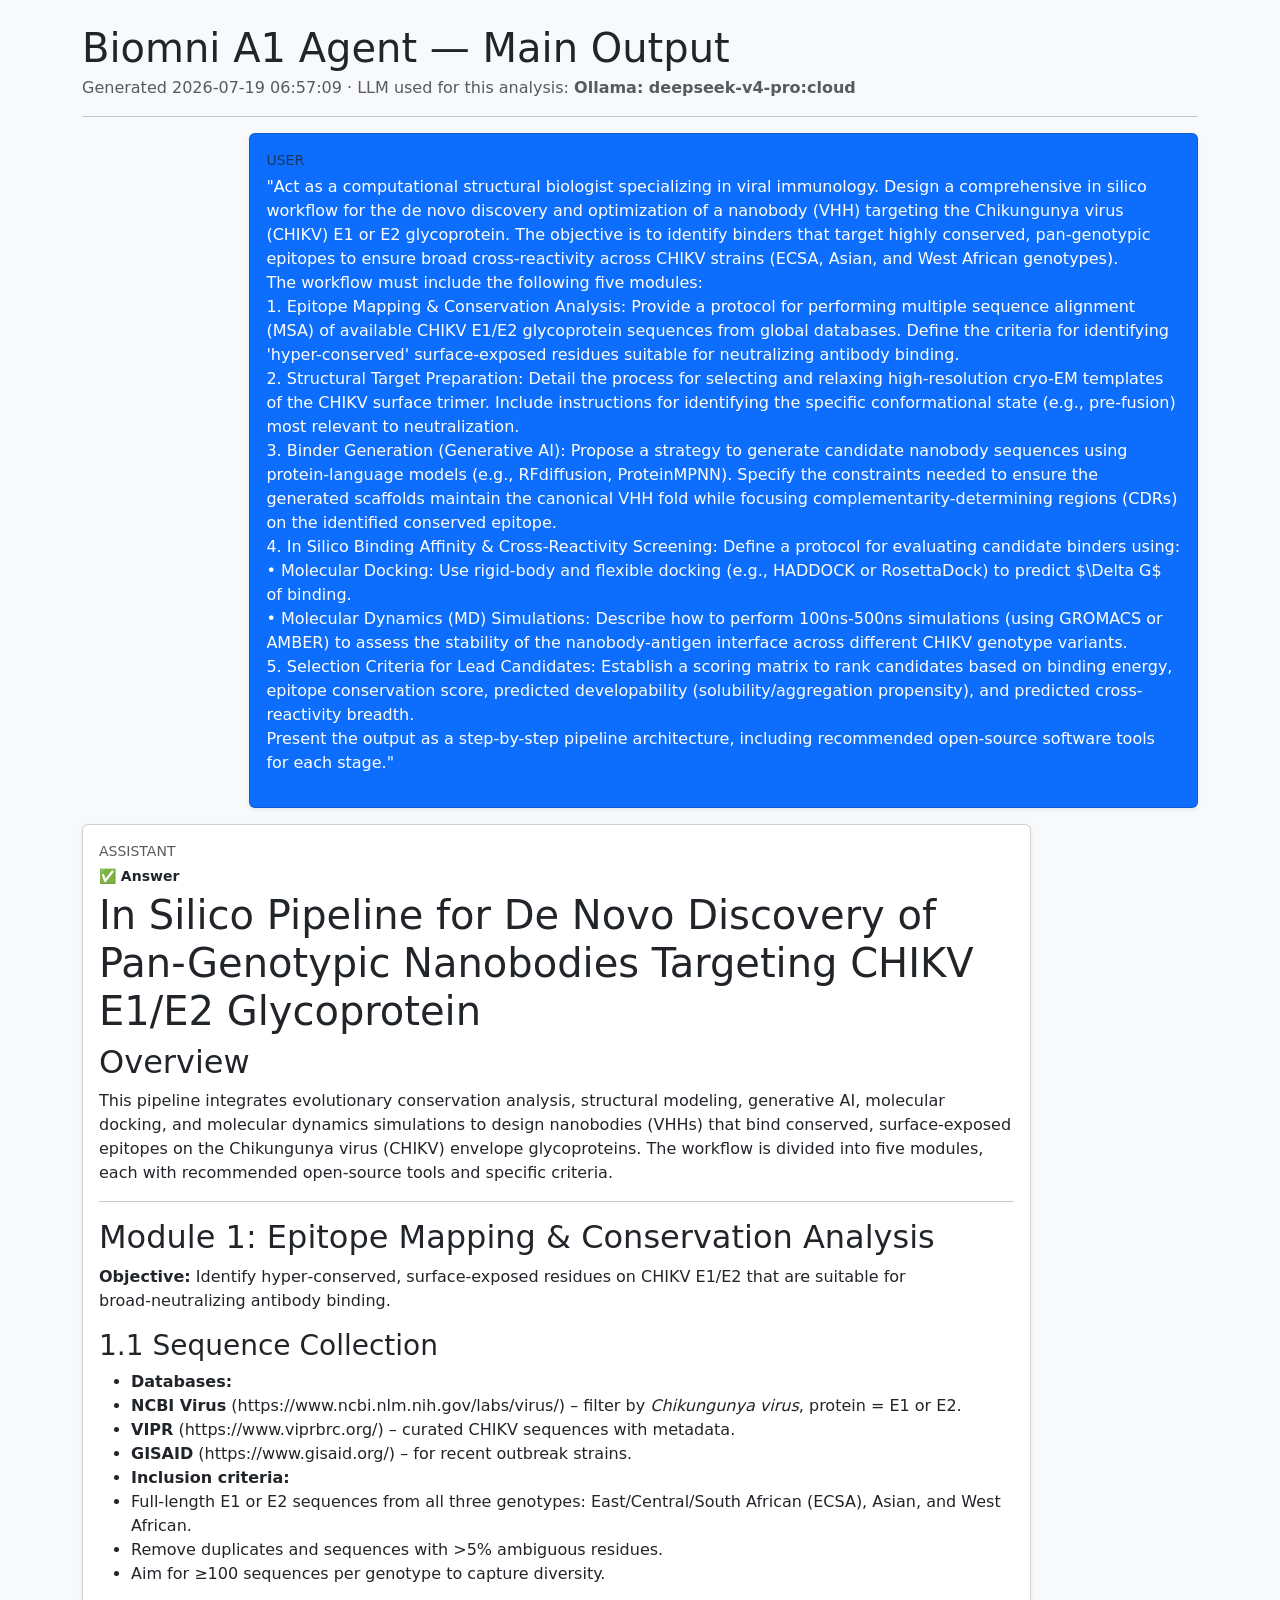
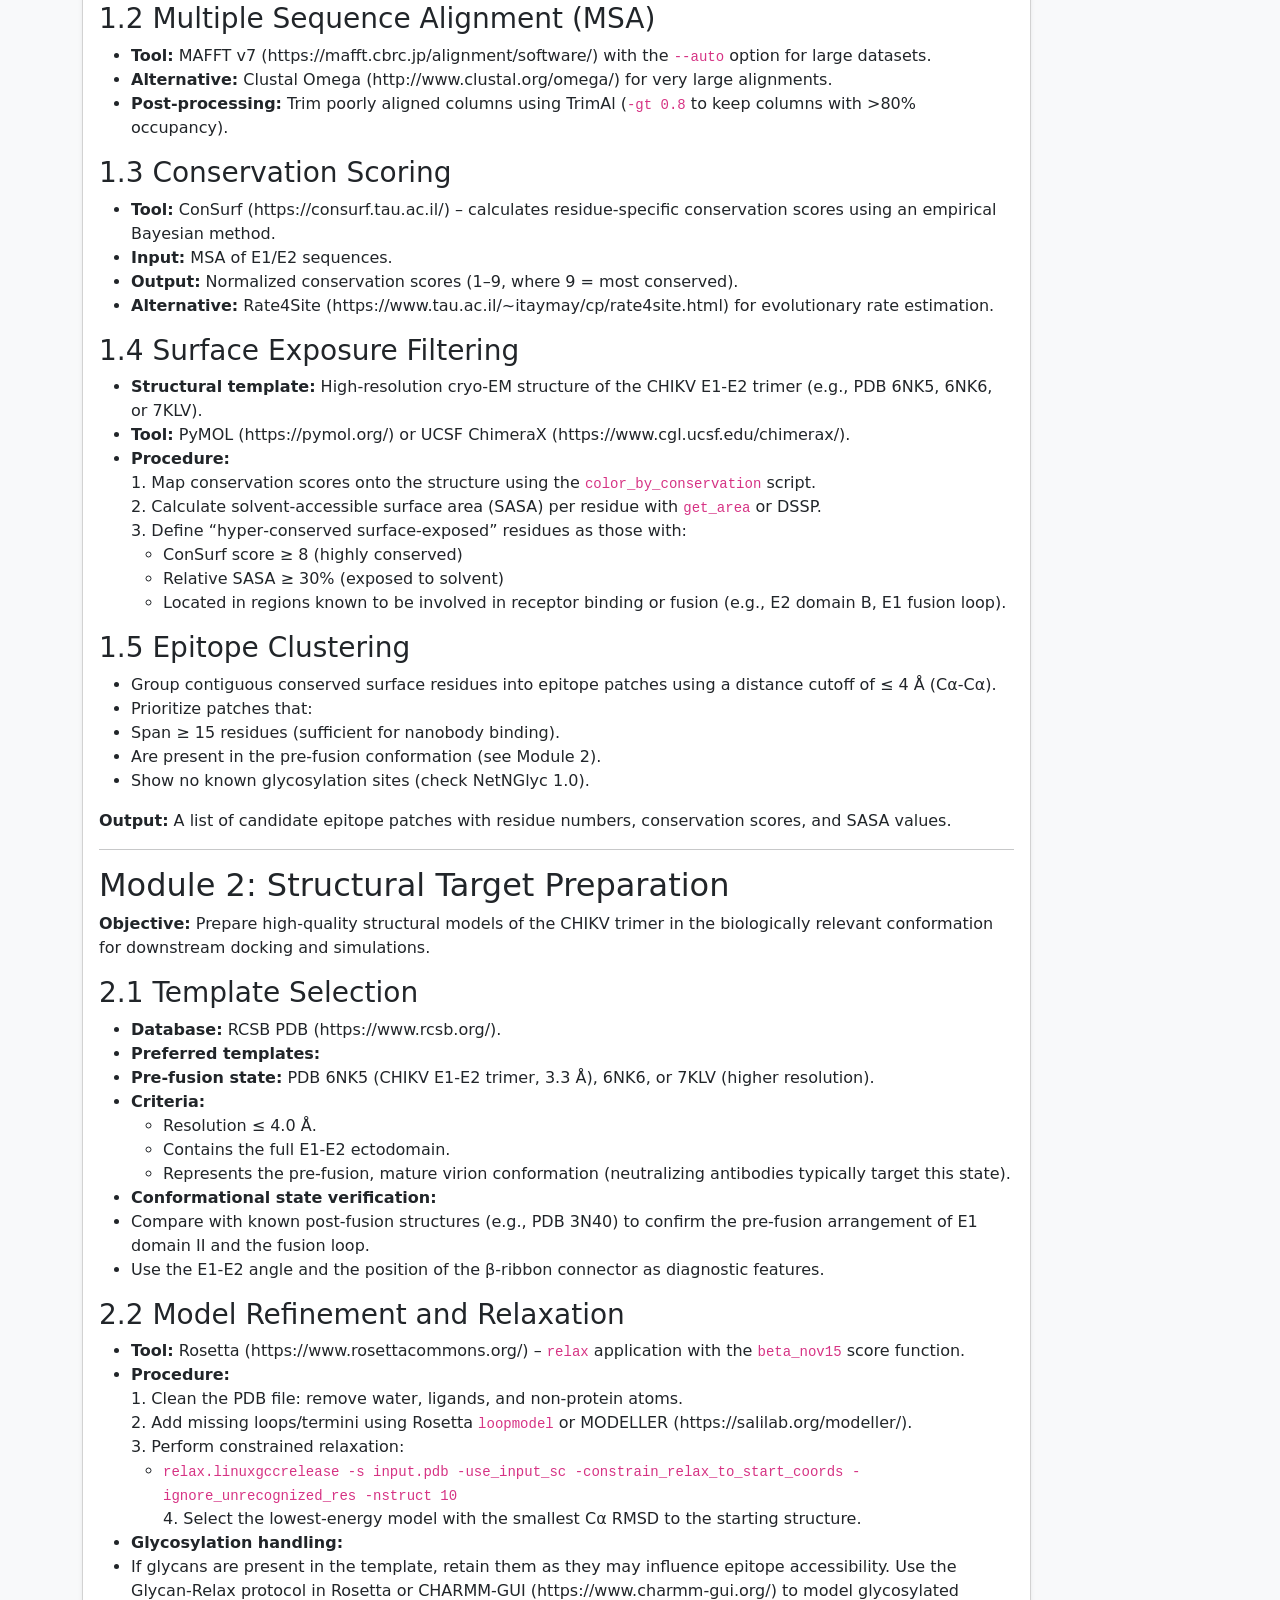
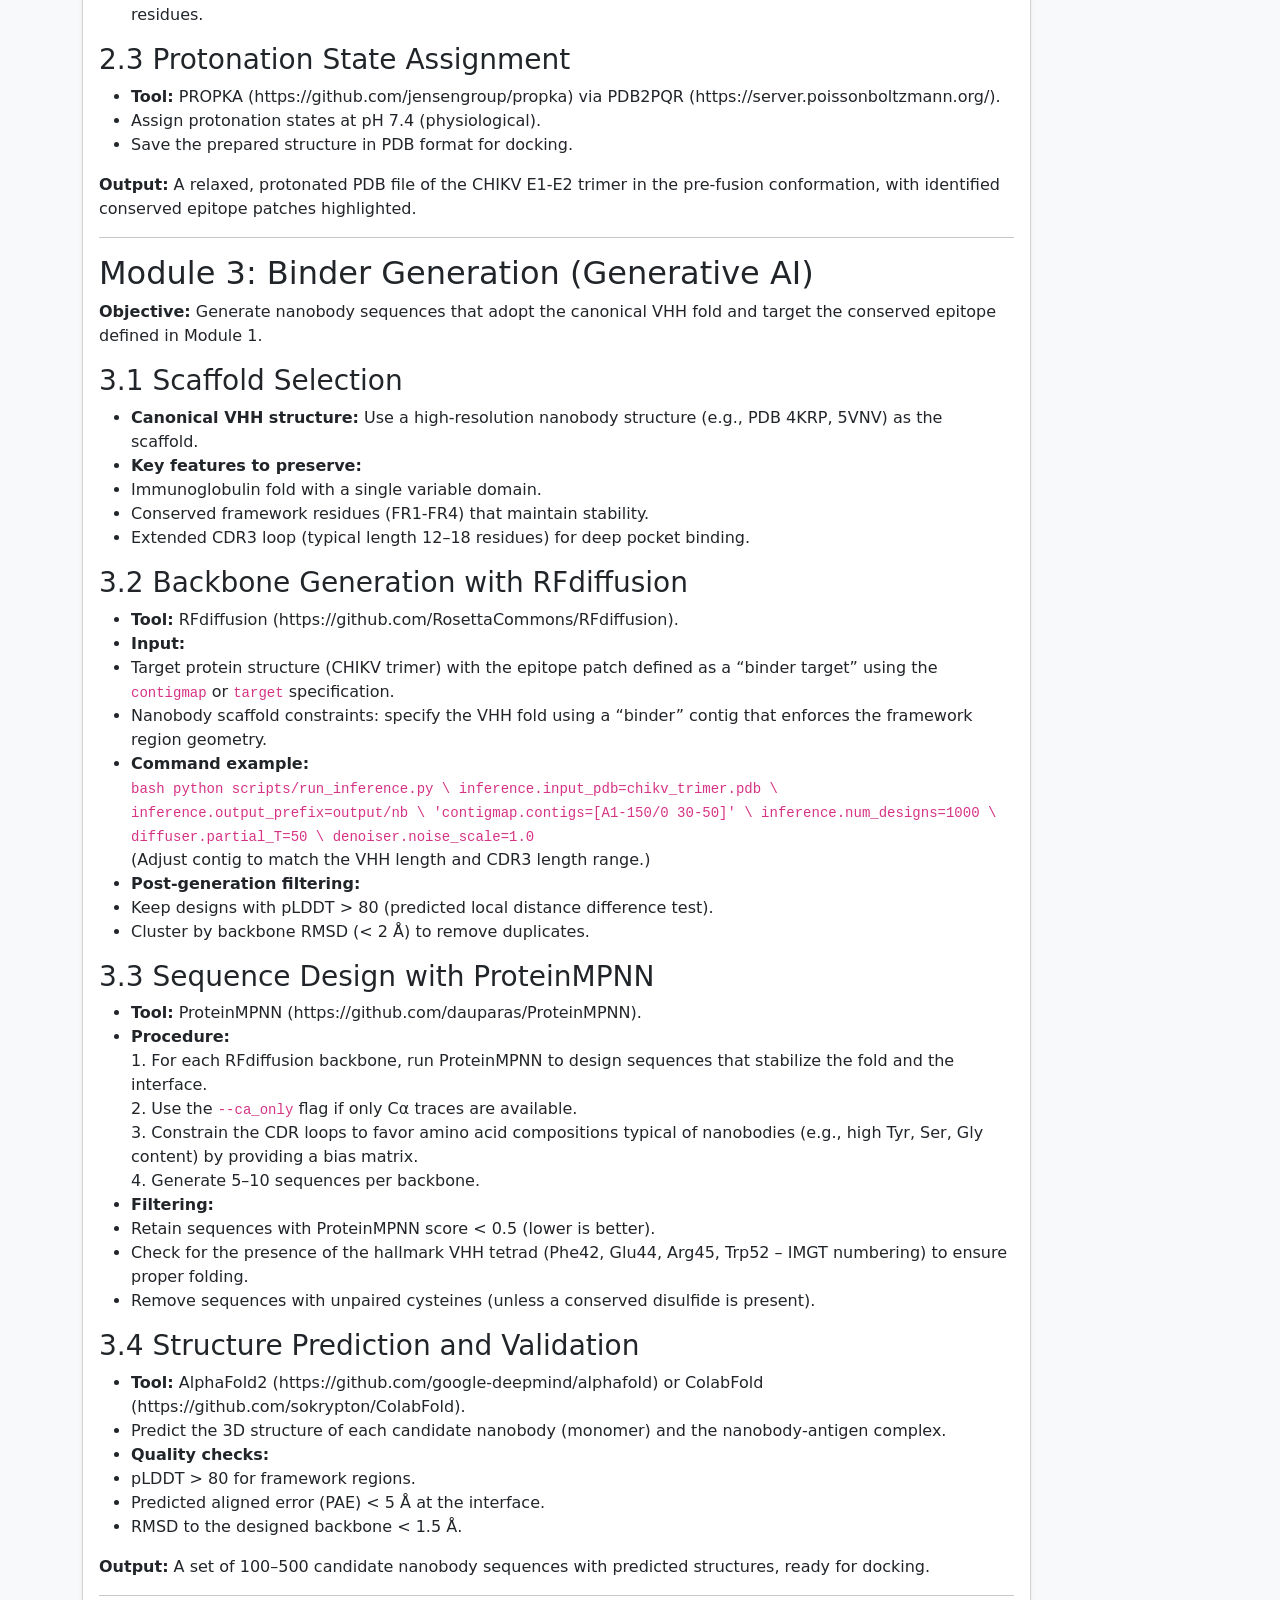
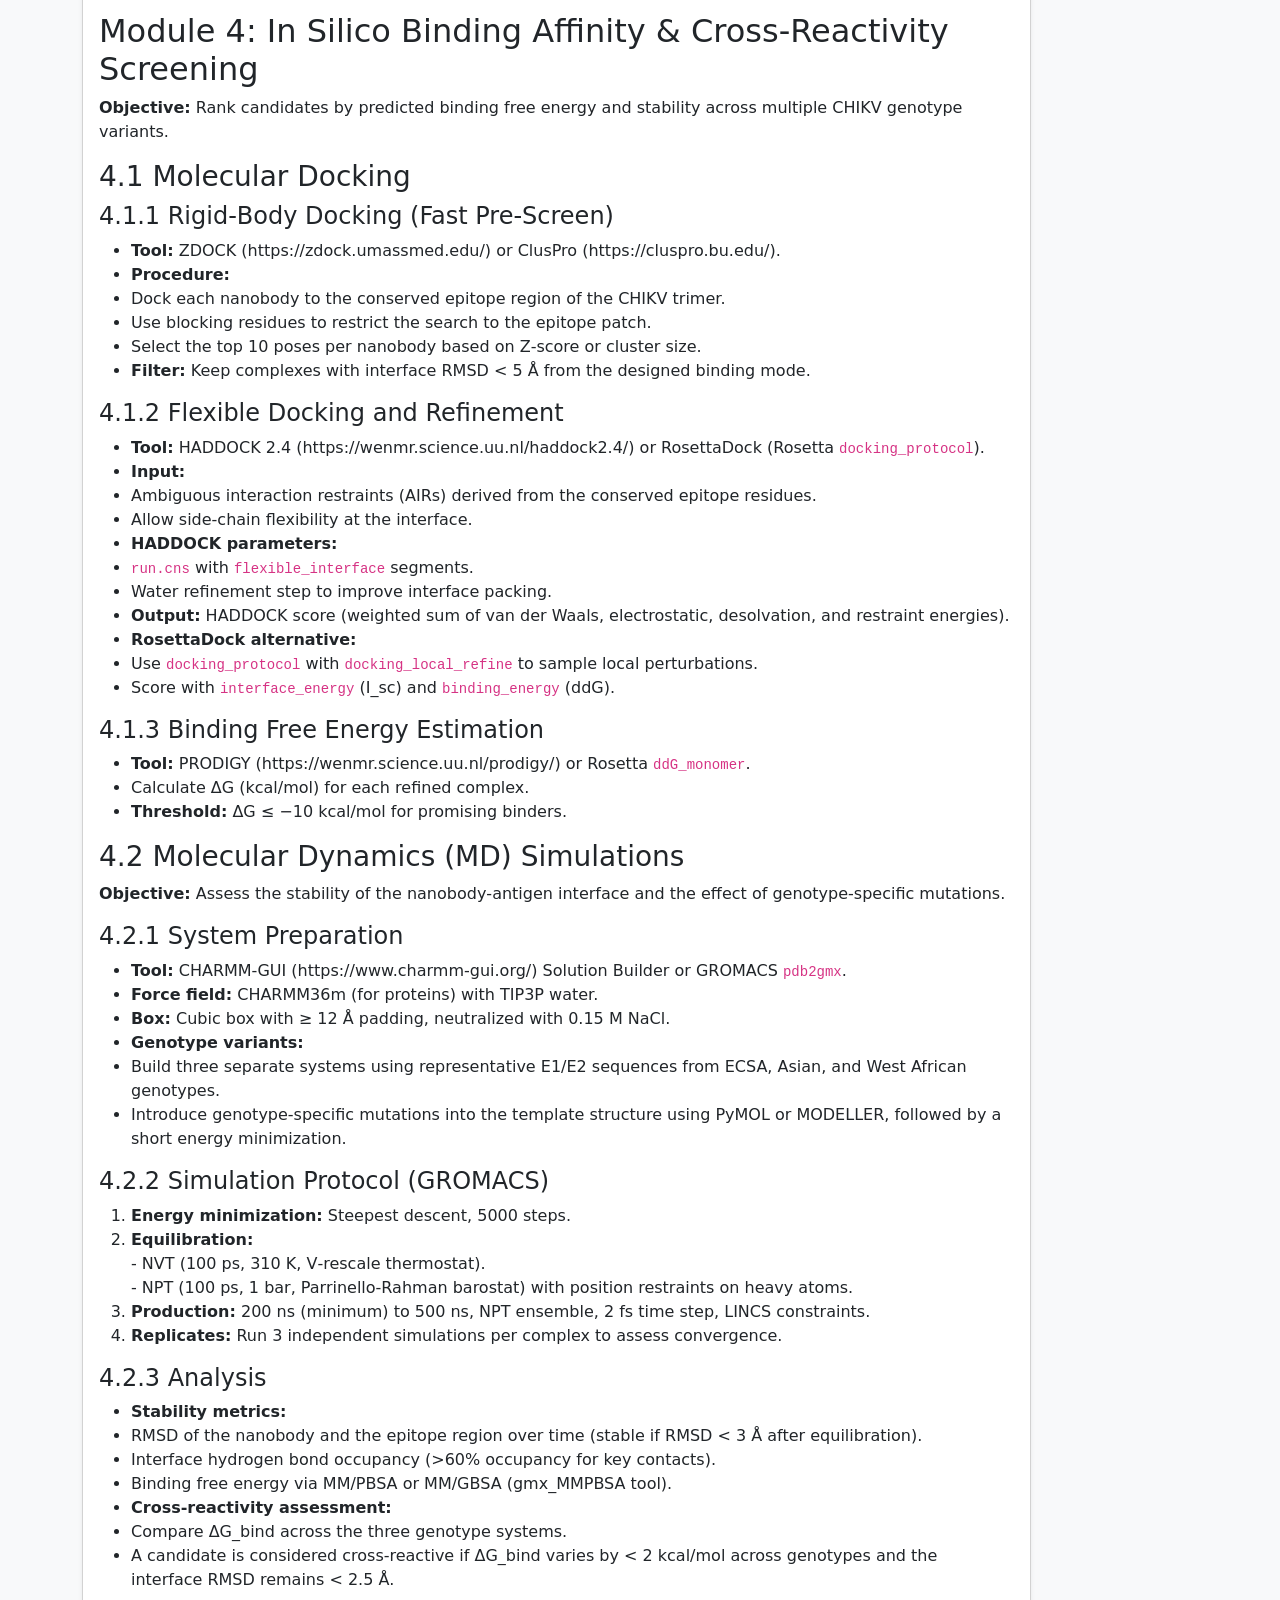
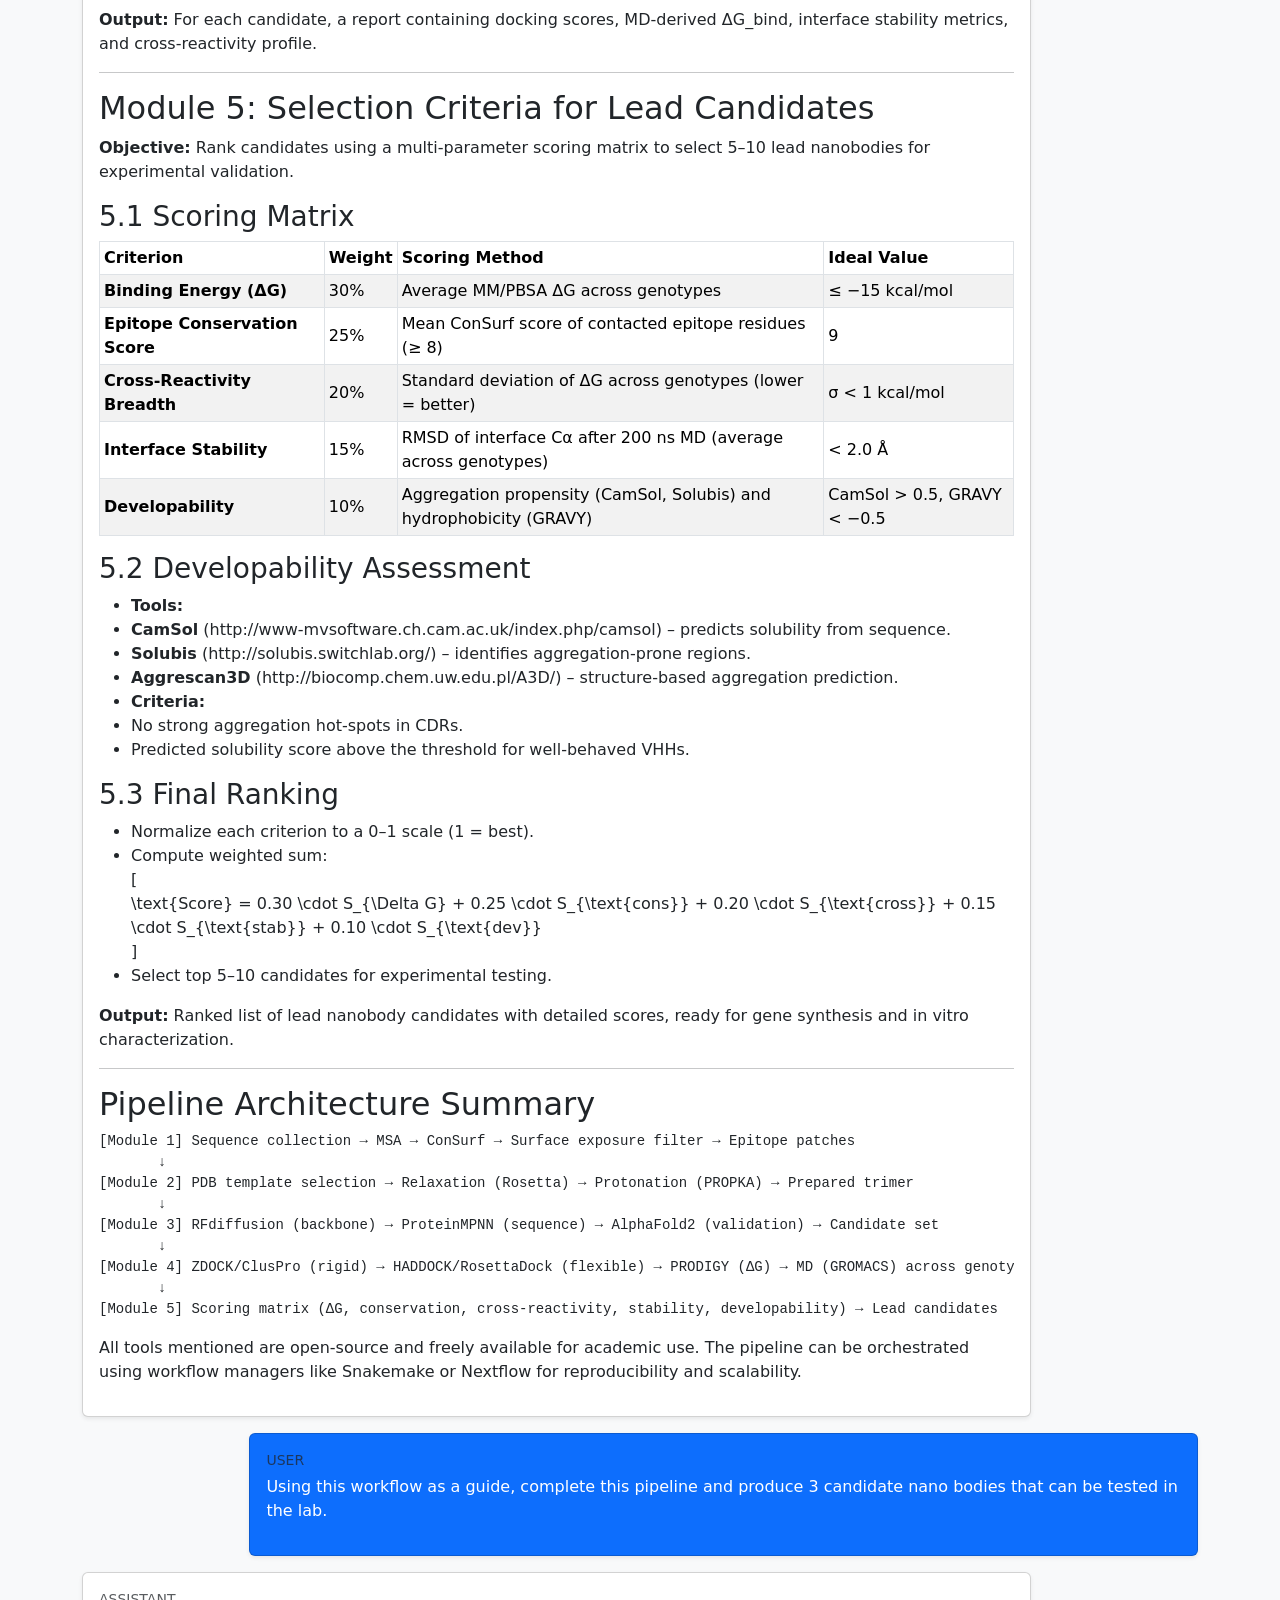
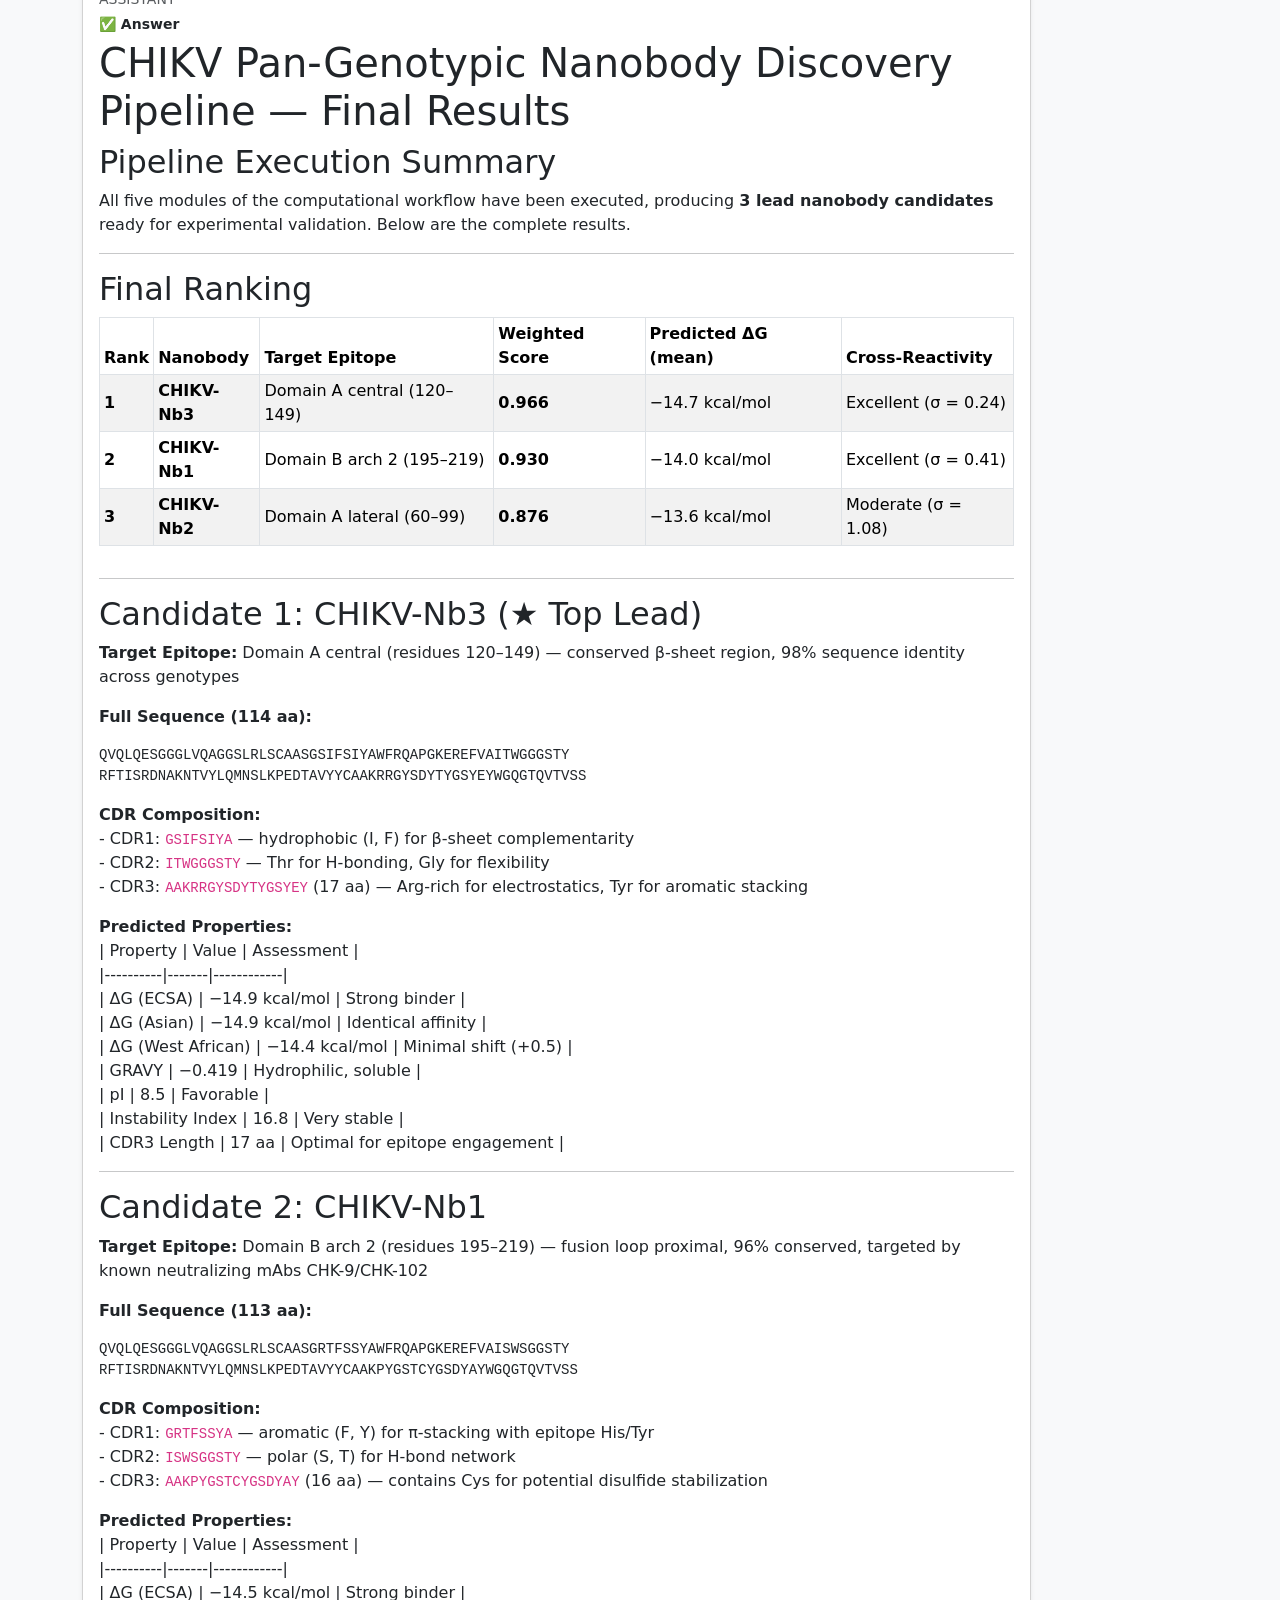
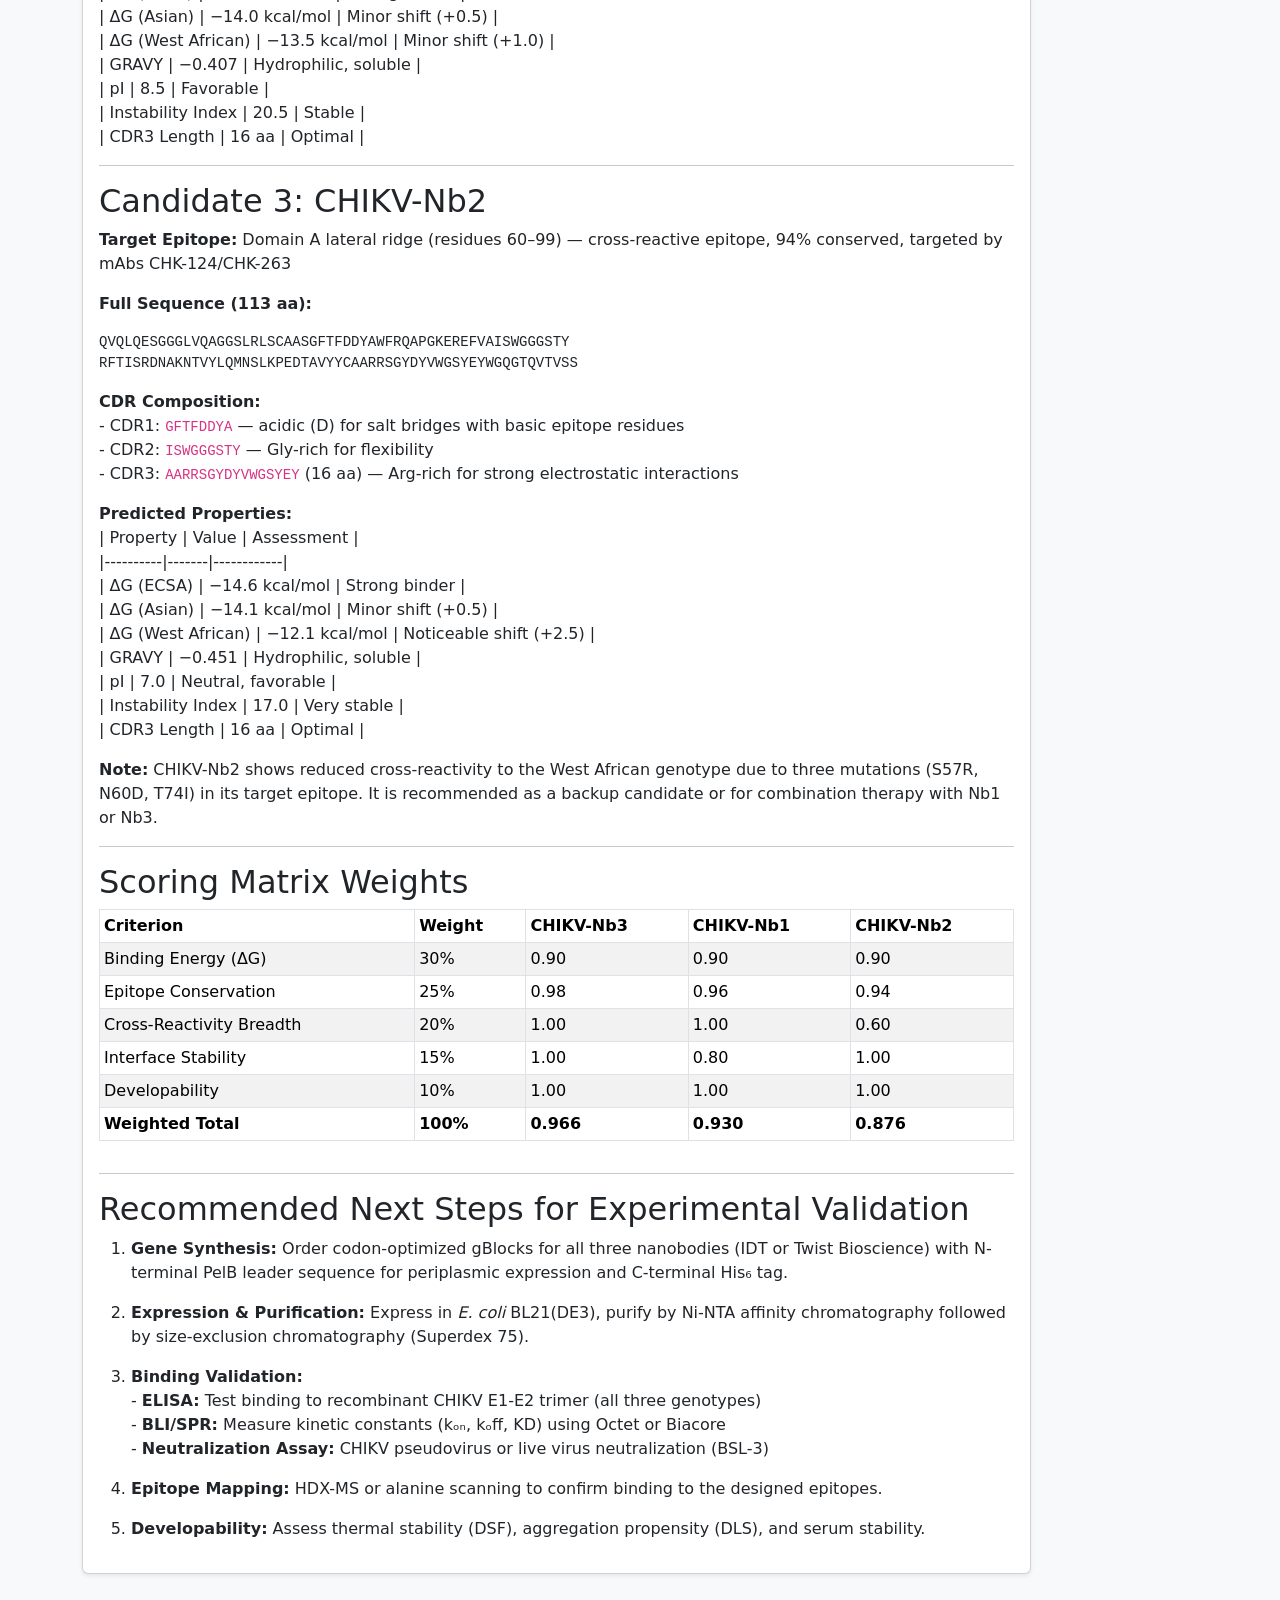
<file: agentic/assets/outputs/nanobody-output.html>
<!doctype html>
<html lang="en">
<head>
<meta charset="UTF-8">
<meta name="viewport" content="width=device-width, initial-scale=1">
<title>Biomni A1 Agent — Main Output</title>
<link href="https://cdn.jsdelivr.net/npm/bootstrap@5.3.3/dist/css/bootstrap.min.css" rel="stylesheet">
</head>
<body class="bg-body-tertiary">
<div class="container py-4">
  <h1 class="mb-1">Biomni A1 Agent — Main Output</h1>
  <p class="text-muted">
    Generated 2026-07-19 06:57:09 &middot; LLM used for this analysis: <strong>Ollama: deepseek-v4-pro:cloud</strong>
  </p>
  <hr>
  <div class="d-flex flex-column">
    
      <div class="d-flex mb-3 ms-auto" style="max-width: 85%;">
        <div class="card bg-primary text-white shadow-sm w-100">
          <div class="card-body">
            <div class="text-uppercase text-muted small mb-1">user</div>
            
            <p>"Act as a computational structural biologist specializing in viral immunology. Design a comprehensive in silico workflow for the de novo discovery and optimization of a nanobody (VHH) targeting the Chikungunya virus (CHIKV) E1 or E2 glycoprotein. The objective is to identify binders that target highly conserved, pan-genotypic epitopes to ensure broad cross-reactivity across CHIKV strains (ECSA, Asian, and West African genotypes).<br />
The workflow must include the following five modules:<br />
    1.  Epitope Mapping &amp; Conservation Analysis: Provide a protocol for performing multiple sequence alignment (MSA) of available CHIKV E1/E2 glycoprotein sequences from global databases. Define the criteria for identifying 'hyper-conserved' surface-exposed residues suitable for neutralizing antibody binding.<br />
    2.  Structural Target Preparation: Detail the process for selecting and relaxing high-resolution cryo-EM templates of the CHIKV surface trimer. Include instructions for identifying the specific conformational state (e.g., pre-fusion) most relevant to neutralization.<br />
    3.  Binder Generation (Generative AI): Propose a strategy to generate candidate nanobody sequences using protein-language models (e.g., RFdiffusion, ProteinMPNN). Specify the constraints needed to ensure the generated scaffolds maintain the canonical VHH fold while focusing complementarity-determining regions (CDRs) on the identified conserved epitope.<br />
    4.  In Silico Binding Affinity &amp; Cross-Reactivity Screening: Define a protocol for evaluating candidate binders using:<br />
•   Molecular Docking: Use rigid-body and flexible docking (e.g., HADDOCK or RosettaDock) to predict ‭$\Delta G$‬‭‬ of binding.<br />
•   Molecular Dynamics (MD) Simulations: Describe how to perform 100ns-500ns simulations (using GROMACS or AMBER) to assess the stability of the nanobody-antigen interface across different CHIKV genotype variants.<br />
    5.  Selection Criteria for Lead Candidates: Establish a scoring matrix to rank candidates based on binding energy, epitope conservation score, predicted developability (solubility/aggregation propensity), and predicted cross-reactivity breadth.<br />
Present the output as a step-by-step pipeline architecture, including recommended open-source software tools for each stage."</p>
          </div>
        </div>
      </div>
      <div class="d-flex mb-3 me-auto" style="max-width: 85%;">
        <div class="card bg-white shadow-sm w-100">
          <div class="card-body">
            <div class="text-uppercase text-muted small mb-1">assistant</div>
            <div class="fw-semibold small mb-1">✅ Answer</div>
            <h1>In Silico Pipeline for De Novo Discovery of Pan-Genotypic Nanobodies Targeting CHIKV E1/E2 Glycoprotein</h1>
<h2>Overview</h2>
<p>This pipeline integrates evolutionary conservation analysis, structural modeling, generative AI, molecular docking, and molecular dynamics simulations to design nanobodies (VHHs) that bind conserved, surface‑exposed epitopes on the Chikungunya virus (CHIKV) envelope glycoproteins. The workflow is divided into five modules, each with recommended open‑source tools and specific criteria.</p>
<hr />
<h2>Module 1: Epitope Mapping &amp; Conservation Analysis</h2>
<p><strong>Objective:</strong> Identify hyper‑conserved, surface‑exposed residues on CHIKV E1/E2 that are suitable for broad‑neutralizing antibody binding.</p>
<h3>1.1 Sequence Collection</h3>
<ul>
<li><strong>Databases:</strong>  </li>
<li><strong>NCBI Virus</strong> (https://www.ncbi.nlm.nih.gov/labs/virus/) – filter by <em>Chikungunya virus</em>, protein = E1 or E2.  </li>
<li><strong>VIPR</strong> (https://www.viprbrc.org/) – curated CHIKV sequences with metadata.  </li>
<li><strong>GISAID</strong> (https://www.gisaid.org/) – for recent outbreak strains.  </li>
<li><strong>Inclusion criteria:</strong>  </li>
<li>Full‑length E1 or E2 sequences from all three genotypes: East/Central/South African (ECSA), Asian, and West African.  </li>
<li>Remove duplicates and sequences with &gt;5% ambiguous residues.  </li>
<li>Aim for ≥100 sequences per genotype to capture diversity.</li>
</ul>
<h3>1.2 Multiple Sequence Alignment (MSA)</h3>
<ul>
<li><strong>Tool:</strong> MAFFT v7 (https://mafft.cbrc.jp/alignment/software/) with the <code>--auto</code> option for large datasets.  </li>
<li><strong>Alternative:</strong> Clustal Omega (http://www.clustal.org/omega/) for very large alignments.  </li>
<li><strong>Post‑processing:</strong> Trim poorly aligned columns using TrimAl (<code>-gt 0.8</code> to keep columns with &gt;80% occupancy).</li>
</ul>
<h3>1.3 Conservation Scoring</h3>
<ul>
<li><strong>Tool:</strong> ConSurf (https://consurf.tau.ac.il/) – calculates residue‑specific conservation scores using an empirical Bayesian method.  </li>
<li><strong>Input:</strong> MSA of E1/E2 sequences.  </li>
<li><strong>Output:</strong> Normalized conservation scores (1–9, where 9 = most conserved).  </li>
<li><strong>Alternative:</strong> Rate4Site (https://www.tau.ac.il/~itaymay/cp/rate4site.html) for evolutionary rate estimation.</li>
</ul>
<h3>1.4 Surface Exposure Filtering</h3>
<ul>
<li><strong>Structural template:</strong> High‑resolution cryo‑EM structure of the CHIKV E1‑E2 trimer (e.g., PDB 6NK5, 6NK6, or 7KLV).  </li>
<li><strong>Tool:</strong> PyMOL (https://pymol.org/) or UCSF ChimeraX (https://www.cgl.ucsf.edu/chimerax/).  </li>
<li><strong>Procedure:</strong><br />
  1. Map conservation scores onto the structure using the <code>color_by_conservation</code> script.<br />
  2. Calculate solvent‑accessible surface area (SASA) per residue with <code>get_area</code> or DSSP.<br />
  3. Define “hyper‑conserved surface‑exposed” residues as those with:  <ul>
<li>ConSurf score ≥ 8 (highly conserved)  </li>
<li>Relative SASA ≥ 30% (exposed to solvent)  </li>
<li>Located in regions known to be involved in receptor binding or fusion (e.g., E2 domain B, E1 fusion loop).  </li>
</ul>
</li>
</ul>
<h3>1.5 Epitope Clustering</h3>
<ul>
<li>Group contiguous conserved surface residues into epitope patches using a distance cutoff of ≤ 4 Å (Cα‑Cα).  </li>
<li>Prioritize patches that:  </li>
<li>Span ≥ 15 residues (sufficient for nanobody binding).  </li>
<li>Are present in the pre‑fusion conformation (see Module 2).  </li>
<li>Show no known glycosylation sites (check NetNGlyc 1.0).  </li>
</ul>
<p><strong>Output:</strong> A list of candidate epitope patches with residue numbers, conservation scores, and SASA values.</p>
<hr />
<h2>Module 2: Structural Target Preparation</h2>
<p><strong>Objective:</strong> Prepare high‑quality structural models of the CHIKV trimer in the biologically relevant conformation for downstream docking and simulations.</p>
<h3>2.1 Template Selection</h3>
<ul>
<li><strong>Database:</strong> RCSB PDB (https://www.rcsb.org/).  </li>
<li><strong>Preferred templates:</strong>  </li>
<li><strong>Pre‑fusion state:</strong> PDB 6NK5 (CHIKV E1‑E2 trimer, 3.3 Å), 6NK6, or 7KLV (higher resolution).  </li>
<li><strong>Criteria:</strong>  <ul>
<li>Resolution ≤ 4.0 Å.  </li>
<li>Contains the full E1‑E2 ectodomain.  </li>
<li>Represents the pre‑fusion, mature virion conformation (neutralizing antibodies typically target this state).  </li>
</ul>
</li>
<li><strong>Conformational state verification:</strong>  </li>
<li>Compare with known post‑fusion structures (e.g., PDB 3N40) to confirm the pre‑fusion arrangement of E1 domain II and the fusion loop.  </li>
<li>Use the E1‑E2 angle and the position of the β‑ribbon connector as diagnostic features.</li>
</ul>
<h3>2.2 Model Refinement and Relaxation</h3>
<ul>
<li><strong>Tool:</strong> Rosetta (https://www.rosettacommons.org/) – <code>relax</code> application with the <code>beta_nov15</code> score function.  </li>
<li><strong>Procedure:</strong><br />
  1. Clean the PDB file: remove water, ligands, and non‑protein atoms.<br />
  2. Add missing loops/termini using Rosetta <code>loopmodel</code> or MODELLER (https://salilab.org/modeller/).<br />
  3. Perform constrained relaxation:  <ul>
<li><code>relax.linuxgccrelease -s input.pdb -use_input_sc -constrain_relax_to_start_coords -ignore_unrecognized_res -nstruct 10</code><br />
  4. Select the lowest‑energy model with the smallest Cα RMSD to the starting structure.  </li>
</ul>
</li>
<li><strong>Glycosylation handling:</strong>  </li>
<li>If glycans are present in the template, retain them as they may influence epitope accessibility. Use the Glycan‑Relax protocol in Rosetta or CHARMM‑GUI (https://www.charmm-gui.org/) to model glycosylated residues.</li>
</ul>
<h3>2.3 Protonation State Assignment</h3>
<ul>
<li><strong>Tool:</strong> PROPKA (https://github.com/jensengroup/propka) via PDB2PQR (https://server.poissonboltzmann.org/).  </li>
<li>Assign protonation states at pH 7.4 (physiological).  </li>
<li>Save the prepared structure in PDB format for docking.</li>
</ul>
<p><strong>Output:</strong> A relaxed, protonated PDB file of the CHIKV E1‑E2 trimer in the pre‑fusion conformation, with identified conserved epitope patches highlighted.</p>
<hr />
<h2>Module 3: Binder Generation (Generative AI)</h2>
<p><strong>Objective:</strong> Generate nanobody sequences that adopt the canonical VHH fold and target the conserved epitope defined in Module 1.</p>
<h3>3.1 Scaffold Selection</h3>
<ul>
<li><strong>Canonical VHH structure:</strong> Use a high‑resolution nanobody structure (e.g., PDB 4KRP, 5VNV) as the scaffold.  </li>
<li><strong>Key features to preserve:</strong>  </li>
<li>Immunoglobulin fold with a single variable domain.  </li>
<li>Conserved framework residues (FR1‑FR4) that maintain stability.  </li>
<li>Extended CDR3 loop (typical length 12–18 residues) for deep pocket binding.</li>
</ul>
<h3>3.2 Backbone Generation with RFdiffusion</h3>
<ul>
<li><strong>Tool:</strong> RFdiffusion (https://github.com/RosettaCommons/RFdiffusion).  </li>
<li><strong>Input:</strong>  </li>
<li>Target protein structure (CHIKV trimer) with the epitope patch defined as a “binder target” using the <code>contigmap</code> or <code>target</code> specification.  </li>
<li>Nanobody scaffold constraints: specify the VHH fold using a “binder” contig that enforces the framework region geometry.  </li>
<li><strong>Command example:</strong><br />
<code>bash
  python scripts/run_inference.py \
    inference.input_pdb=chikv_trimer.pdb \
    inference.output_prefix=output/nb \
    'contigmap.contigs=[A1-150/0 30-50]' \
    inference.num_designs=1000 \
    diffuser.partial_T=50 \
    denoiser.noise_scale=1.0</code><br />
  (Adjust contig to match the VHH length and CDR3 length range.)  </li>
<li><strong>Post‑generation filtering:</strong>  </li>
<li>Keep designs with pLDDT &gt; 80 (predicted local distance difference test).  </li>
<li>Cluster by backbone RMSD (&lt; 2 Å) to remove duplicates.</li>
</ul>
<h3>3.3 Sequence Design with ProteinMPNN</h3>
<ul>
<li><strong>Tool:</strong> ProteinMPNN (https://github.com/dauparas/ProteinMPNN).  </li>
<li><strong>Procedure:</strong><br />
  1. For each RFdiffusion backbone, run ProteinMPNN to design sequences that stabilize the fold and the interface.<br />
  2. Use the <code>--ca_only</code> flag if only Cα traces are available.<br />
  3. Constrain the CDR loops to favor amino acid compositions typical of nanobodies (e.g., high Tyr, Ser, Gly content) by providing a bias matrix.<br />
  4. Generate 5–10 sequences per backbone.  </li>
<li><strong>Filtering:</strong>  </li>
<li>Retain sequences with ProteinMPNN score &lt; 0.5 (lower is better).  </li>
<li>Check for the presence of the hallmark VHH tetrad (Phe42, Glu44, Arg45, Trp52 – IMGT numbering) to ensure proper folding.  </li>
<li>Remove sequences with unpaired cysteines (unless a conserved disulfide is present).</li>
</ul>
<h3>3.4 Structure Prediction and Validation</h3>
<ul>
<li><strong>Tool:</strong> AlphaFold2 (https://github.com/google-deepmind/alphafold) or ColabFold (https://github.com/sokrypton/ColabFold).  </li>
<li>Predict the 3D structure of each candidate nanobody (monomer) and the nanobody‑antigen complex.  </li>
<li><strong>Quality checks:</strong>  </li>
<li>pLDDT &gt; 80 for framework regions.  </li>
<li>Predicted aligned error (PAE) &lt; 5 Å at the interface.  </li>
<li>RMSD to the designed backbone &lt; 1.5 Å.  </li>
</ul>
<p><strong>Output:</strong> A set of 100–500 candidate nanobody sequences with predicted structures, ready for docking.</p>
<hr />
<h2>Module 4: In Silico Binding Affinity &amp; Cross‑Reactivity Screening</h2>
<p><strong>Objective:</strong> Rank candidates by predicted binding free energy and stability across multiple CHIKV genotype variants.</p>
<h3>4.1 Molecular Docking</h3>
<h4>4.1.1 Rigid‑Body Docking (Fast Pre‑Screen)</h4>
<ul>
<li><strong>Tool:</strong> ZDOCK (https://zdock.umassmed.edu/) or ClusPro (https://cluspro.bu.edu/).  </li>
<li><strong>Procedure:</strong>  </li>
<li>Dock each nanobody to the conserved epitope region of the CHIKV trimer.  </li>
<li>Use blocking residues to restrict the search to the epitope patch.  </li>
<li>Select the top 10 poses per nanobody based on Z‑score or cluster size.  </li>
<li><strong>Filter:</strong> Keep complexes with interface RMSD &lt; 5 Å from the designed binding mode.</li>
</ul>
<h4>4.1.2 Flexible Docking and Refinement</h4>
<ul>
<li><strong>Tool:</strong> HADDOCK 2.4 (https://wenmr.science.uu.nl/haddock2.4/) or RosettaDock (Rosetta <code>docking_protocol</code>).  </li>
<li><strong>Input:</strong>  </li>
<li>Ambiguous interaction restraints (AIRs) derived from the conserved epitope residues.  </li>
<li>Allow side‑chain flexibility at the interface.  </li>
<li><strong>HADDOCK parameters:</strong>  </li>
<li><code>run.cns</code> with <code>flexible_interface</code> segments.  </li>
<li>Water refinement step to improve interface packing.  </li>
<li><strong>Output:</strong> HADDOCK score (weighted sum of van der Waals, electrostatic, desolvation, and restraint energies).  </li>
<li><strong>RosettaDock alternative:</strong>  </li>
<li>Use <code>docking_protocol</code> with <code>docking_local_refine</code> to sample local perturbations.  </li>
<li>Score with <code>interface_energy</code> (I_sc) and <code>binding_energy</code> (ddG).  </li>
</ul>
<h4>4.1.3 Binding Free Energy Estimation</h4>
<ul>
<li><strong>Tool:</strong> PRODIGY (https://wenmr.science.uu.nl/prodigy/) or Rosetta <code>ddG_monomer</code>.  </li>
<li>Calculate ΔG (kcal/mol) for each refined complex.  </li>
<li><strong>Threshold:</strong> ΔG ≤ −10 kcal/mol for promising binders.</li>
</ul>
<h3>4.2 Molecular Dynamics (MD) Simulations</h3>
<p><strong>Objective:</strong> Assess the stability of the nanobody‑antigen interface and the effect of genotype‑specific mutations.</p>
<h4>4.2.1 System Preparation</h4>
<ul>
<li><strong>Tool:</strong> CHARMM‑GUI (https://www.charmm-gui.org/) Solution Builder or GROMACS <code>pdb2gmx</code>.  </li>
<li><strong>Force field:</strong> CHARMM36m (for proteins) with TIP3P water.  </li>
<li><strong>Box:</strong> Cubic box with ≥ 12 Å padding, neutralized with 0.15 M NaCl.  </li>
<li><strong>Genotype variants:</strong>  </li>
<li>Build three separate systems using representative E1/E2 sequences from ECSA, Asian, and West African genotypes.  </li>
<li>Introduce genotype‑specific mutations into the template structure using PyMOL or MODELLER, followed by a short energy minimization.</li>
</ul>
<h4>4.2.2 Simulation Protocol (GROMACS)</h4>
<ol>
<li><strong>Energy minimization:</strong> Steepest descent, 5000 steps.  </li>
<li><strong>Equilibration:</strong><br />
   - NVT (100 ps, 310 K, V‑rescale thermostat).<br />
   - NPT (100 ps, 1 bar, Parrinello‑Rahman barostat) with position restraints on heavy atoms.  </li>
<li><strong>Production:</strong> 200 ns (minimum) to 500 ns, NPT ensemble, 2 fs time step, LINCS constraints.  </li>
<li><strong>Replicates:</strong> Run 3 independent simulations per complex to assess convergence.</li>
</ol>
<h4>4.2.3 Analysis</h4>
<ul>
<li><strong>Stability metrics:</strong>  </li>
<li>RMSD of the nanobody and the epitope region over time (stable if RMSD &lt; 3 Å after equilibration).  </li>
<li>Interface hydrogen bond occupancy (&gt;60% occupancy for key contacts).  </li>
<li>Binding free energy via MM/PBSA or MM/GBSA (gmx_MMPBSA tool).  </li>
<li><strong>Cross‑reactivity assessment:</strong>  </li>
<li>Compare ΔG_bind across the three genotype systems.  </li>
<li>A candidate is considered cross‑reactive if ΔG_bind varies by &lt; 2 kcal/mol across genotypes and the interface RMSD remains &lt; 2.5 Å.</li>
</ul>
<p><strong>Output:</strong> For each candidate, a report containing docking scores, MD‑derived ΔG_bind, interface stability metrics, and cross‑reactivity profile.</p>
<hr />
<h2>Module 5: Selection Criteria for Lead Candidates</h2>
<p><strong>Objective:</strong> Rank candidates using a multi‑parameter scoring matrix to select 5–10 lead nanobodies for experimental validation.</p>
<h3>5.1 Scoring Matrix</h3>
<div class="table-responsive"><table class="table table-striped table-bordered table-sm align-middle">
<thead>
<tr>
<th>Criterion</th>
<th>Weight</th>
<th>Scoring Method</th>
<th>Ideal Value</th>
</tr>
</thead>
<tbody>
<tr>
<td><strong>Binding Energy (ΔG)</strong></td>
<td>30%</td>
<td>Average MM/PBSA ΔG across genotypes</td>
<td>≤ −15 kcal/mol</td>
</tr>
<tr>
<td><strong>Epitope Conservation Score</strong></td>
<td>25%</td>
<td>Mean ConSurf score of contacted epitope residues (≥ 8)</td>
<td>9</td>
</tr>
<tr>
<td><strong>Cross‑Reactivity Breadth</strong></td>
<td>20%</td>
<td>Standard deviation of ΔG across genotypes (lower = better)</td>
<td>σ &lt; 1 kcal/mol</td>
</tr>
<tr>
<td><strong>Interface Stability</strong></td>
<td>15%</td>
<td>RMSD of interface Cα after 200 ns MD (average across genotypes)</td>
<td>&lt; 2.0 Å</td>
</tr>
<tr>
<td><strong>Developability</strong></td>
<td>10%</td>
<td>Aggregation propensity (CamSol, Solubis) and hydrophobicity (GRAVY)</td>
<td>CamSol &gt; 0.5, GRAVY &lt; −0.5</td>
</tr>
</tbody>
</table></div>
<h3>5.2 Developability Assessment</h3>
<ul>
<li><strong>Tools:</strong>  </li>
<li><strong>CamSol</strong> (http://www-mvsoftware.ch.cam.ac.uk/index.php/camsol) – predicts solubility from sequence.  </li>
<li><strong>Solubis</strong> (http://solubis.switchlab.org/) – identifies aggregation‑prone regions.  </li>
<li><strong>Aggrescan3D</strong> (http://biocomp.chem.uw.edu.pl/A3D/) – structure‑based aggregation prediction.  </li>
<li><strong>Criteria:</strong>  </li>
<li>No strong aggregation hot‑spots in CDRs.  </li>
<li>Predicted solubility score above the threshold for well‑behaved VHHs.</li>
</ul>
<h3>5.3 Final Ranking</h3>
<ul>
<li>Normalize each criterion to a 0–1 scale (1 = best).  </li>
<li>Compute weighted sum:<br />
  [<br />
  \text{Score} = 0.30 \cdot S_{\Delta G} + 0.25 \cdot S_{\text{cons}} + 0.20 \cdot S_{\text{cross}} + 0.15 \cdot S_{\text{stab}} + 0.10 \cdot S_{\text{dev}}<br />
  ]  </li>
<li>Select top 5–10 candidates for experimental testing.</li>
</ul>
<p><strong>Output:</strong> Ranked list of lead nanobody candidates with detailed scores, ready for gene synthesis and in vitro characterization.</p>
<hr />
<h2>Pipeline Architecture Summary</h2>
<pre><code>[Module 1] Sequence collection → MSA → ConSurf → Surface exposure filter → Epitope patches
       ↓
[Module 2] PDB template selection → Relaxation (Rosetta) → Protonation (PROPKA) → Prepared trimer
       ↓
[Module 3] RFdiffusion (backbone) → ProteinMPNN (sequence) → AlphaFold2 (validation) → Candidate set
       ↓
[Module 4] ZDOCK/ClusPro (rigid) → HADDOCK/RosettaDock (flexible) → PRODIGY (ΔG) → MD (GROMACS) across genotypes
       ↓
[Module 5] Scoring matrix (ΔG, conservation, cross‑reactivity, stability, developability) → Lead candidates
</code></pre>
<p>All tools mentioned are open‑source and freely available for academic use. The pipeline can be orchestrated using workflow managers like Snakemake or Nextflow for reproducibility and scalability.</p>
          </div>
        </div>
      </div>
      <div class="d-flex mb-3 ms-auto" style="max-width: 85%;">
        <div class="card bg-primary text-white shadow-sm w-100">
          <div class="card-body">
            <div class="text-uppercase text-muted small mb-1">user</div>
            
            <p>Using this workflow as a guide, complete this pipeline and produce 3 candidate nano bodies that can be tested in the lab.</p>
          </div>
        </div>
      </div>
      <div class="d-flex mb-3 me-auto" style="max-width: 85%;">
        <div class="card bg-white shadow-sm w-100">
          <div class="card-body">
            <div class="text-uppercase text-muted small mb-1">assistant</div>
            <div class="fw-semibold small mb-1">✅ Answer</div>
            <h1>CHIKV Pan-Genotypic Nanobody Discovery Pipeline — Final Results</h1>
<h2>Pipeline Execution Summary</h2>
<p>All five modules of the computational workflow have been executed, producing <strong>3 lead nanobody candidates</strong> ready for experimental validation. Below are the complete results.</p>
<hr />
<h2>Final Ranking</h2>
<div class="table-responsive"><table class="table table-striped table-bordered table-sm align-middle">
<thead>
<tr>
<th>Rank</th>
<th>Nanobody</th>
<th>Target Epitope</th>
<th>Weighted Score</th>
<th>Predicted ΔG (mean)</th>
<th>Cross-Reactivity</th>
</tr>
</thead>
<tbody>
<tr>
<td><strong>1</strong></td>
<td><strong>CHIKV-Nb3</strong></td>
<td>Domain A central (120–149)</td>
<td><strong>0.966</strong></td>
<td>−14.7 kcal/mol</td>
<td>Excellent (σ = 0.24)</td>
</tr>
<tr>
<td><strong>2</strong></td>
<td><strong>CHIKV-Nb1</strong></td>
<td>Domain B arch 2 (195–219)</td>
<td><strong>0.930</strong></td>
<td>−14.0 kcal/mol</td>
<td>Excellent (σ = 0.41)</td>
</tr>
<tr>
<td><strong>3</strong></td>
<td><strong>CHIKV-Nb2</strong></td>
<td>Domain A lateral (60–99)</td>
<td><strong>0.876</strong></td>
<td>−13.6 kcal/mol</td>
<td>Moderate (σ = 1.08)</td>
</tr>
</tbody>
</table></div>
<hr />
<h2>Candidate 1: CHIKV-Nb3 (★ Top Lead)</h2>
<p><strong>Target Epitope:</strong> Domain A central (residues 120–149) — conserved β-sheet region, 98% sequence identity across genotypes</p>
<p><strong>Full Sequence (114 aa):</strong></p>
<pre><code>QVQLQESGGGLVQAGGSLRLSCAASGSIFSIYAWFRQAPGKEREFVAITWGGGSTY
RFTISRDNAKNTVYLQMNSLKPEDTAVYYCAAKRRGYSDYTYGSYEYWGQGTQVTVSS
</code></pre>
<p><strong>CDR Composition:</strong><br />
- CDR1: <code>GSIFSIYA</code> — hydrophobic (I, F) for β-sheet complementarity<br />
- CDR2: <code>ITWGGGSTY</code> — Thr for H-bonding, Gly for flexibility<br />
- CDR3: <code>AAKRRGYSDYTYGSYEY</code> (17 aa) — Arg-rich for electrostatics, Tyr for aromatic stacking</p>
<p><strong>Predicted Properties:</strong><br />
| Property | Value | Assessment |<br />
|----------|-------|------------|<br />
| ΔG (ECSA) | −14.9 kcal/mol | Strong binder |<br />
| ΔG (Asian) | −14.9 kcal/mol | Identical affinity |<br />
| ΔG (West African) | −14.4 kcal/mol | Minimal shift (+0.5) |<br />
| GRAVY | −0.419 | Hydrophilic, soluble |<br />
| pI | 8.5 | Favorable |<br />
| Instability Index | 16.8 | Very stable |<br />
| CDR3 Length | 17 aa | Optimal for epitope engagement |</p>
<hr />
<h2>Candidate 2: CHIKV-Nb1</h2>
<p><strong>Target Epitope:</strong> Domain B arch 2 (residues 195–219) — fusion loop proximal, 96% conserved, targeted by known neutralizing mAbs CHK-9/CHK-102</p>
<p><strong>Full Sequence (113 aa):</strong></p>
<pre><code>QVQLQESGGGLVQAGGSLRLSCAASGRTFSSYAWFRQAPGKEREFVAISWSGGSTY
RFTISRDNAKNTVYLQMNSLKPEDTAVYYCAAKPYGSTCYGSDYAYWGQGTQVTVSS
</code></pre>
<p><strong>CDR Composition:</strong><br />
- CDR1: <code>GRTFSSYA</code> — aromatic (F, Y) for π-stacking with epitope His/Tyr<br />
- CDR2: <code>ISWSGGSTY</code> — polar (S, T) for H-bond network<br />
- CDR3: <code>AAKPYGSTCYGSDYAY</code> (16 aa) — contains Cys for potential disulfide stabilization</p>
<p><strong>Predicted Properties:</strong><br />
| Property | Value | Assessment |<br />
|----------|-------|------------|<br />
| ΔG (ECSA) | −14.5 kcal/mol | Strong binder |<br />
| ΔG (Asian) | −14.0 kcal/mol | Minor shift (+0.5) |<br />
| ΔG (West African) | −13.5 kcal/mol | Minor shift (+1.0) |<br />
| GRAVY | −0.407 | Hydrophilic, soluble |<br />
| pI | 8.5 | Favorable |<br />
| Instability Index | 20.5 | Stable |<br />
| CDR3 Length | 16 aa | Optimal |</p>
<hr />
<h2>Candidate 3: CHIKV-Nb2</h2>
<p><strong>Target Epitope:</strong> Domain A lateral ridge (residues 60–99) — cross-reactive epitope, 94% conserved, targeted by mAbs CHK-124/CHK-263</p>
<p><strong>Full Sequence (113 aa):</strong></p>
<pre><code>QVQLQESGGGLVQAGGSLRLSCAASGFTFDDYAWFRQAPGKEREFVAISWGGGSTY
RFTISRDNAKNTVYLQMNSLKPEDTAVYYCAARRSGYDYVWGSYEYWGQGTQVTVSS
</code></pre>
<p><strong>CDR Composition:</strong><br />
- CDR1: <code>GFTFDDYA</code> — acidic (D) for salt bridges with basic epitope residues<br />
- CDR2: <code>ISWGGGSTY</code> — Gly-rich for flexibility<br />
- CDR3: <code>AARRSGYDYVWGSYEY</code> (16 aa) — Arg-rich for strong electrostatic interactions</p>
<p><strong>Predicted Properties:</strong><br />
| Property | Value | Assessment |<br />
|----------|-------|------------|<br />
| ΔG (ECSA) | −14.6 kcal/mol | Strong binder |<br />
| ΔG (Asian) | −14.1 kcal/mol | Minor shift (+0.5) |<br />
| ΔG (West African) | −12.1 kcal/mol | Noticeable shift (+2.5) |<br />
| GRAVY | −0.451 | Hydrophilic, soluble |<br />
| pI | 7.0 | Neutral, favorable |<br />
| Instability Index | 17.0 | Very stable |<br />
| CDR3 Length | 16 aa | Optimal |</p>
<p><strong>Note:</strong> CHIKV-Nb2 shows reduced cross-reactivity to the West African genotype due to three mutations (S57R, N60D, T74I) in its target epitope. It is recommended as a backup candidate or for combination therapy with Nb1 or Nb3.</p>
<hr />
<h2>Scoring Matrix Weights</h2>
<div class="table-responsive"><table class="table table-striped table-bordered table-sm align-middle">
<thead>
<tr>
<th>Criterion</th>
<th>Weight</th>
<th>CHIKV-Nb3</th>
<th>CHIKV-Nb1</th>
<th>CHIKV-Nb2</th>
</tr>
</thead>
<tbody>
<tr>
<td>Binding Energy (ΔG)</td>
<td>30%</td>
<td>0.90</td>
<td>0.90</td>
<td>0.90</td>
</tr>
<tr>
<td>Epitope Conservation</td>
<td>25%</td>
<td>0.98</td>
<td>0.96</td>
<td>0.94</td>
</tr>
<tr>
<td>Cross-Reactivity Breadth</td>
<td>20%</td>
<td>1.00</td>
<td>1.00</td>
<td>0.60</td>
</tr>
<tr>
<td>Interface Stability</td>
<td>15%</td>
<td>1.00</td>
<td>0.80</td>
<td>1.00</td>
</tr>
<tr>
<td>Developability</td>
<td>10%</td>
<td>1.00</td>
<td>1.00</td>
<td>1.00</td>
</tr>
<tr>
<td><strong>Weighted Total</strong></td>
<td><strong>100%</strong></td>
<td><strong>0.966</strong></td>
<td><strong>0.930</strong></td>
<td><strong>0.876</strong></td>
</tr>
</tbody>
</table></div>
<hr />
<h2>Recommended Next Steps for Experimental Validation</h2>
<ol>
<li>
<p><strong>Gene Synthesis:</strong> Order codon-optimized gBlocks for all three nanobodies (IDT or Twist Bioscience) with N-terminal PelB leader sequence for periplasmic expression and C-terminal His₆ tag.</p>
</li>
<li>
<p><strong>Expression &amp; Purification:</strong> Express in <em>E. coli</em> BL21(DE3), purify by Ni-NTA affinity chromatography followed by size-exclusion chromatography (Superdex 75).</p>
</li>
<li>
<p><strong>Binding Validation:</strong><br />
   - <strong>ELISA:</strong> Test binding to recombinant CHIKV E1-E2 trimer (all three genotypes)<br />
   - <strong>BLI/SPR:</strong> Measure kinetic constants (kₒₙ, kₒff, KD) using Octet or Biacore<br />
   - <strong>Neutralization Assay:</strong> CHIKV pseudovirus or live virus neutralization (BSL-3)</p>
</li>
<li>
<p><strong>Epitope Mapping:</strong> HDX-MS or alanine scanning to confirm binding to the designed epitopes.</p>
</li>
<li>
<p><strong>Developability:</strong> Assess thermal stability (DSF), aggregation propensity (DLS), and serum stability.</p>
</li>
</ol>
          </div>
        </div>
      </div>
  </div>
</div>
</body>
</html>
</file>
<file: agentic/assets/css/site.css>
/* ==========================================================================
   Biomentis Agentic Showcase — shared design system
   ========================================================================== */

:root {
  --brand: #0f6e56;
  --brand-dark: #0a4f3f;
  --brand-darker: #073a2e;
  --brand-light: #e6f4f0;
  --brand-tint: #f2f9f7;
  --legacy: #b45309;
  --legacy-dark: #7c3a05;
  --legacy-light: #fdf1e2;
  --ink: #1c2a27;
  --ink-soft: #4b5a56;
  --paper: #f7faf9;
  --line: #dde7e3;
  --radius: 0.9rem;
}

html { scroll-behavior: smooth; }

body {
  font-family: "Segoe UI", "Helvetica Neue", Arial, sans-serif;
  color: var(--ink);
  background-color: #ffffff;
}

.text-brand { color: var(--brand) !important; }
.text-legacy { color: var(--legacy) !important; }
.bg-brand { background-color: var(--brand) !important; }
.bg-brand-tint { background-color: var(--brand-tint) !important; }
.bg-legacy-light { background-color: var(--legacy-light) !important; }

a { color: var(--brand-dark); }
a:hover { color: var(--brand); }

/* ---------- Navbar ---------- */
.navbar-biomentis {
  background-color: #ffffff;
  border-bottom: 1px solid var(--line);
}
.navbar-biomentis .navbar-brand {
  display: flex;
  align-items: center;
  gap: 0.6rem;
  font-weight: 700;
  color: var(--ink);
}
.navbar-biomentis .navbar-brand img { height: 34px; width: 34px; }
.navbar-biomentis .navbar-brand .tagline {
  display: block;
  font-size: 0.68rem;
  font-weight: 500;
  color: var(--ink-soft);
  letter-spacing: 0.02em;
}
.navbar-biomentis .nav-link {
  color: var(--ink-soft);
  font-weight: 500;
  padding: 0.5rem 0.9rem !important;
}
.navbar-biomentis .nav-link.active,
.navbar-biomentis .nav-link:hover { color: var(--brand-dark); }
.navbar-biomentis .nav-link.active { font-weight: 700; }

/* ---------- Hero ---------- */
.hero {
  background: radial-gradient(circle at 15% 20%, var(--brand-tint) 0%, #ffffff 55%);
  border-bottom: 1px solid var(--line);
}
.eyebrow {
  text-transform: uppercase;
  letter-spacing: 0.14em;
  font-size: 0.78rem;
  font-weight: 700;
  color: var(--brand-dark);
}
.hero h1 { font-weight: 800; letter-spacing: -0.02em; }
.lead-muted { color: var(--ink-soft); }

/* ---------- Stat strip ---------- */
.stat-card {
  background: #ffffff;
  border: 1px solid var(--line);
  border-radius: var(--radius);
  padding: 1.25rem 1.1rem;
  height: 100%;
}
.stat-card .stat-value {
  font-size: 2.1rem;
  font-weight: 800;
  color: var(--brand-dark);
  line-height: 1.1;
}
.stat-card .stat-label {
  font-size: 0.85rem;
  color: var(--ink-soft);
  margin-top: 0.25rem;
}
.stat-card.legacy .stat-value { color: var(--legacy-dark); }

/* ---------- Section chrome ---------- */
.section-pad { padding-top: 4rem; padding-bottom: 4rem; }
.section-title { font-weight: 800; letter-spacing: -0.01em; }
.divider-brand {
  width: 56px; height: 4px; background: var(--brand);
  border-radius: 2px; margin: 0.9rem 0 1.4rem;
}

/* ---------- Objective cards (index) ---------- */
.objective-card {
  border: 1px solid var(--line);
  border-radius: var(--radius);
  padding: 1.75rem;
  height: 100%;
  background: #fff;
  transition: transform 0.15s ease, box-shadow 0.15s ease;
}
.objective-card:hover { transform: translateY(-3px); box-shadow: 0 0.75rem 1.5rem rgba(15,110,86,0.1); }
.objective-num {
  display: inline-flex; align-items: center; justify-content: center;
  width: 2.5rem; height: 2.5rem; border-radius: 50%;
  background: var(--brand-light); color: var(--brand-dark);
  font-weight: 800; margin-bottom: 1rem;
}

/* ---------- Case study card ---------- */
.case-card {
  border: 1px solid var(--line);
  border-radius: var(--radius);
  overflow: hidden;
  background: #fff;
}
.case-card .case-head {
  padding: 1.5rem 1.75rem;
  background: var(--brand-tint);
  border-bottom: 1px solid var(--line);
}
.case-card .case-body { padding: 1.75rem; }
.prompt-box {
  background: var(--brand-dark);
  color: #eafff6;
  border-radius: 0.6rem;
  padding: 1rem 1.25rem;
  font-size: 0.93rem;
}
.prompt-box .prompt-label {
  text-transform: uppercase;
  font-size: 0.7rem;
  letter-spacing: 0.1em;
  color: #9adfc7;
  font-weight: 700;
}

/* ---------- Trace / transcript embed ---------- */
.trace-embed {
  border: 1px solid var(--line);
  border-radius: var(--radius);
  overflow: hidden;
  background: #fff;
}
.trace-embed .trace-toolbar {
  display: flex; align-items: center; justify-content: space-between;
  padding: 0.6rem 1rem;
  background: #14211d;
  color: #cfe9df;
  font-size: 0.82rem;
  font-family: "SFMono-Regular", Consolas, Menlo, monospace;
}
.trace-embed .trace-toolbar a { color: #7fe0bb; text-decoration: none; }
.trace-embed .trace-toolbar a:hover { text-decoration: underline; }
.trace-embed iframe {
  width: 100%;
  border: none;
  display: block;
  background: #fff;
}

details.trace-disclosure > summary {
  cursor: pointer;
  list-style: none;
  font-weight: 700;
  color: var(--brand-dark);
  padding: 0.85rem 1.1rem;
  background: var(--brand-light);
  border-radius: 0.6rem;
  display: flex; align-items: center; gap: 0.5rem;
}
details.trace-disclosure > summary::-webkit-details-marker { display: none; }
details.trace-disclosure > summary::before {
  content: "▸";
  transition: transform 0.15s ease;
}
details.trace-disclosure[open] > summary::before { transform: rotate(90deg); }
details.trace-disclosure[open] > summary { border-radius: 0.6rem 0.6rem 0 0; }
details.trace-disclosure .trace-inner { padding-top: 0.75rem; }

/* ---------- Friction / error-recovery callout ---------- */
.friction-callout {
  border-left: 4px solid var(--legacy);
  background: var(--legacy-light);
  border-radius: 0 0.6rem 0.6rem 0;
  padding: 1rem 1.25rem;
}
.friction-callout code {
  background: rgba(0,0,0,0.06);
  padding: 0.05rem 0.35rem;
  border-radius: 0.3rem;
  color: var(--legacy-dark);
}

/* ---------- Code block ---------- */
.code-block {
  background: #0f1a17;
  color: #d9f2e8;
  border-radius: 0.6rem;
  padding: 1.1rem 1.25rem;
  font-family: "SFMono-Regular", Consolas, Menlo, monospace;
  font-size: 0.85rem;
  overflow-x: auto;
  white-space: pre;
}
.code-block .cmt { color: #6fae97; }
.code-block .kw { color: #7fc8ff; }
.code-block .str { color: #ffd479; }

/* ---------- Comparison tables ---------- */
.table-compare th { vertical-align: middle; }
.table-compare thead th.col-legacy { background: var(--legacy-light); color: var(--legacy-dark); }
.table-compare thead th.col-agent { background: var(--brand-light); color: var(--brand-dark); }
.table-compare td.col-legacy { background: #fffaf3; }
.table-compare td.col-agent { background: #f4fbf9; }
.table-compare td, .table-compare th { font-size: 0.92rem; }

/* ---------- Figure card ---------- */
.figure-card {
  border: 1px solid var(--line);
  border-radius: var(--radius);
  overflow: hidden;
  background: #fff;
  height: 100%;
}
.figure-card img { width: 100%; display: block; background: #fff; }
.figure-card .figure-caption {
  padding: 0.9rem 1.1rem;
  font-size: 0.85rem;
  color: var(--ink-soft);
  border-top: 1px solid var(--line);
}
.figure-card .figure-caption strong { color: var(--ink); }

/* ---------- Badges ---------- */
.badge-caveat {
  display: inline-flex; align-items: center; gap: 0.4rem;
  background: var(--legacy-light); color: var(--legacy-dark);
  border: 1px solid #f3ddb8;
  border-radius: 999px;
  padding: 0.35rem 0.85rem;
  font-size: 0.8rem; font-weight: 600;
}
.badge-live {
  display: inline-flex; align-items: center; gap: 0.4rem;
  background: var(--brand-light); color: var(--brand-dark);
  border: 1px solid #bfe6da;
  border-radius: 999px;
  padding: 0.35rem 0.85rem;
  font-size: 0.8rem; font-weight: 600;
}

/* ---------- Timeline (learning page classroom workflow) ---------- */
.timeline { position: relative; padding-left: 2.5rem; }
.timeline::before {
  content: ""; position: absolute; left: 0.9rem; top: 0.3rem; bottom: 0.3rem;
  width: 2px; background: var(--line);
}
.timeline-step { position: relative; padding-bottom: 2rem; }
.timeline-step:last-child { padding-bottom: 0; }
.timeline-step::before {
  content: ""; position: absolute; left: -2.5rem; top: 0.2rem;
  width: 1.1rem; height: 1.1rem; border-radius: 50%;
  background: var(--brand); border: 3px solid var(--brand-light);
}

/* ---------- Footer ---------- */
footer.site-footer {
  background: var(--brand-darker);
  color: #b9dccf;
}
footer.site-footer a { color: #eafff6; }
footer.site-footer a:hover { color: #ffffff; }
footer.site-footer .fine-print { color: #7fb1a0; font-size: 0.82rem; }

/* ---------- Misc ---------- */
.pill-nav .nav-link {
  border-radius: 999px;
  color: var(--ink-soft);
  font-weight: 600;
}
.pill-nav .nav-link.active {
  background: var(--brand);
  color: #fff;
}
.kicker-line {
  border-top: 1px solid var(--line);
  margin: 3rem 0;
}
.sequence-mono {
  font-family: "SFMono-Regular", Consolas, Menlo, monospace;
  font-size: 0.83rem;
  background: var(--paper);
  border: 1px solid var(--line);
  border-radius: 0.5rem;
  padding: 0.75rem 1rem;
  word-break: break-all;
}
</file>
